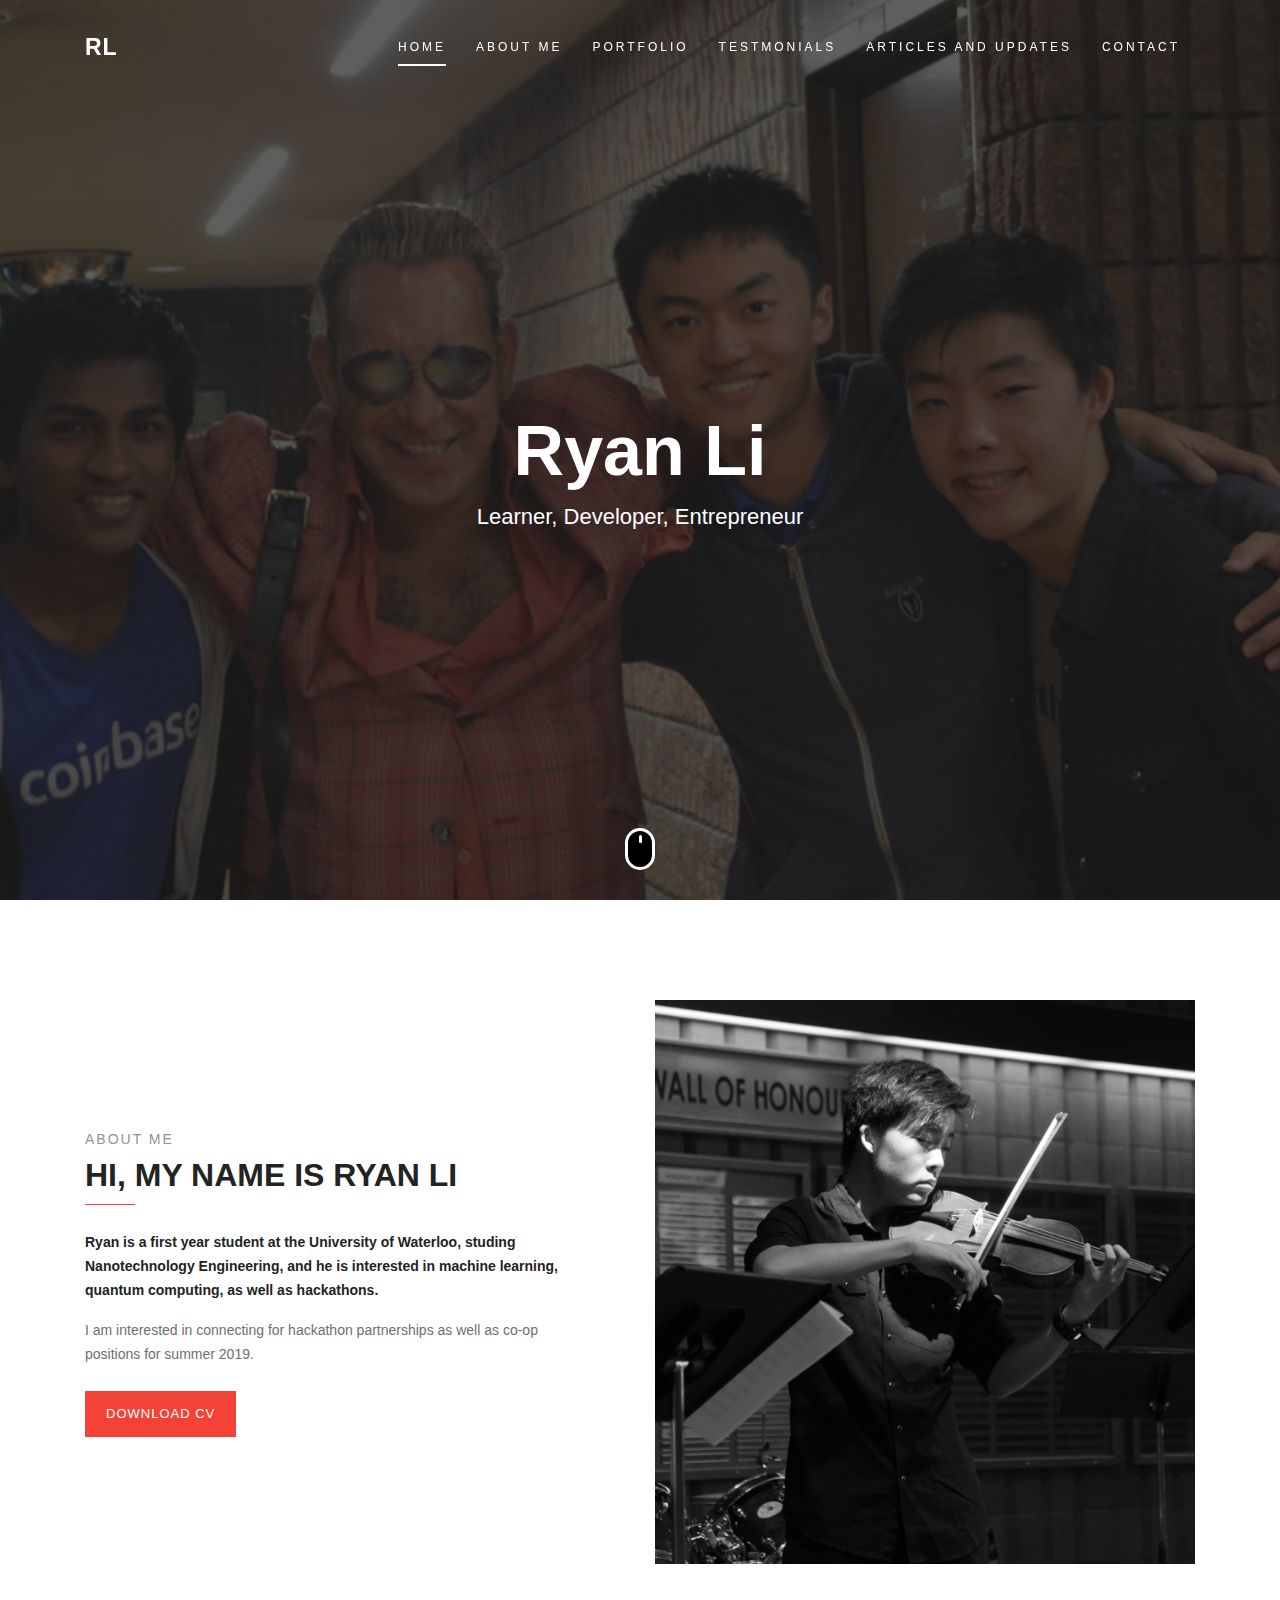
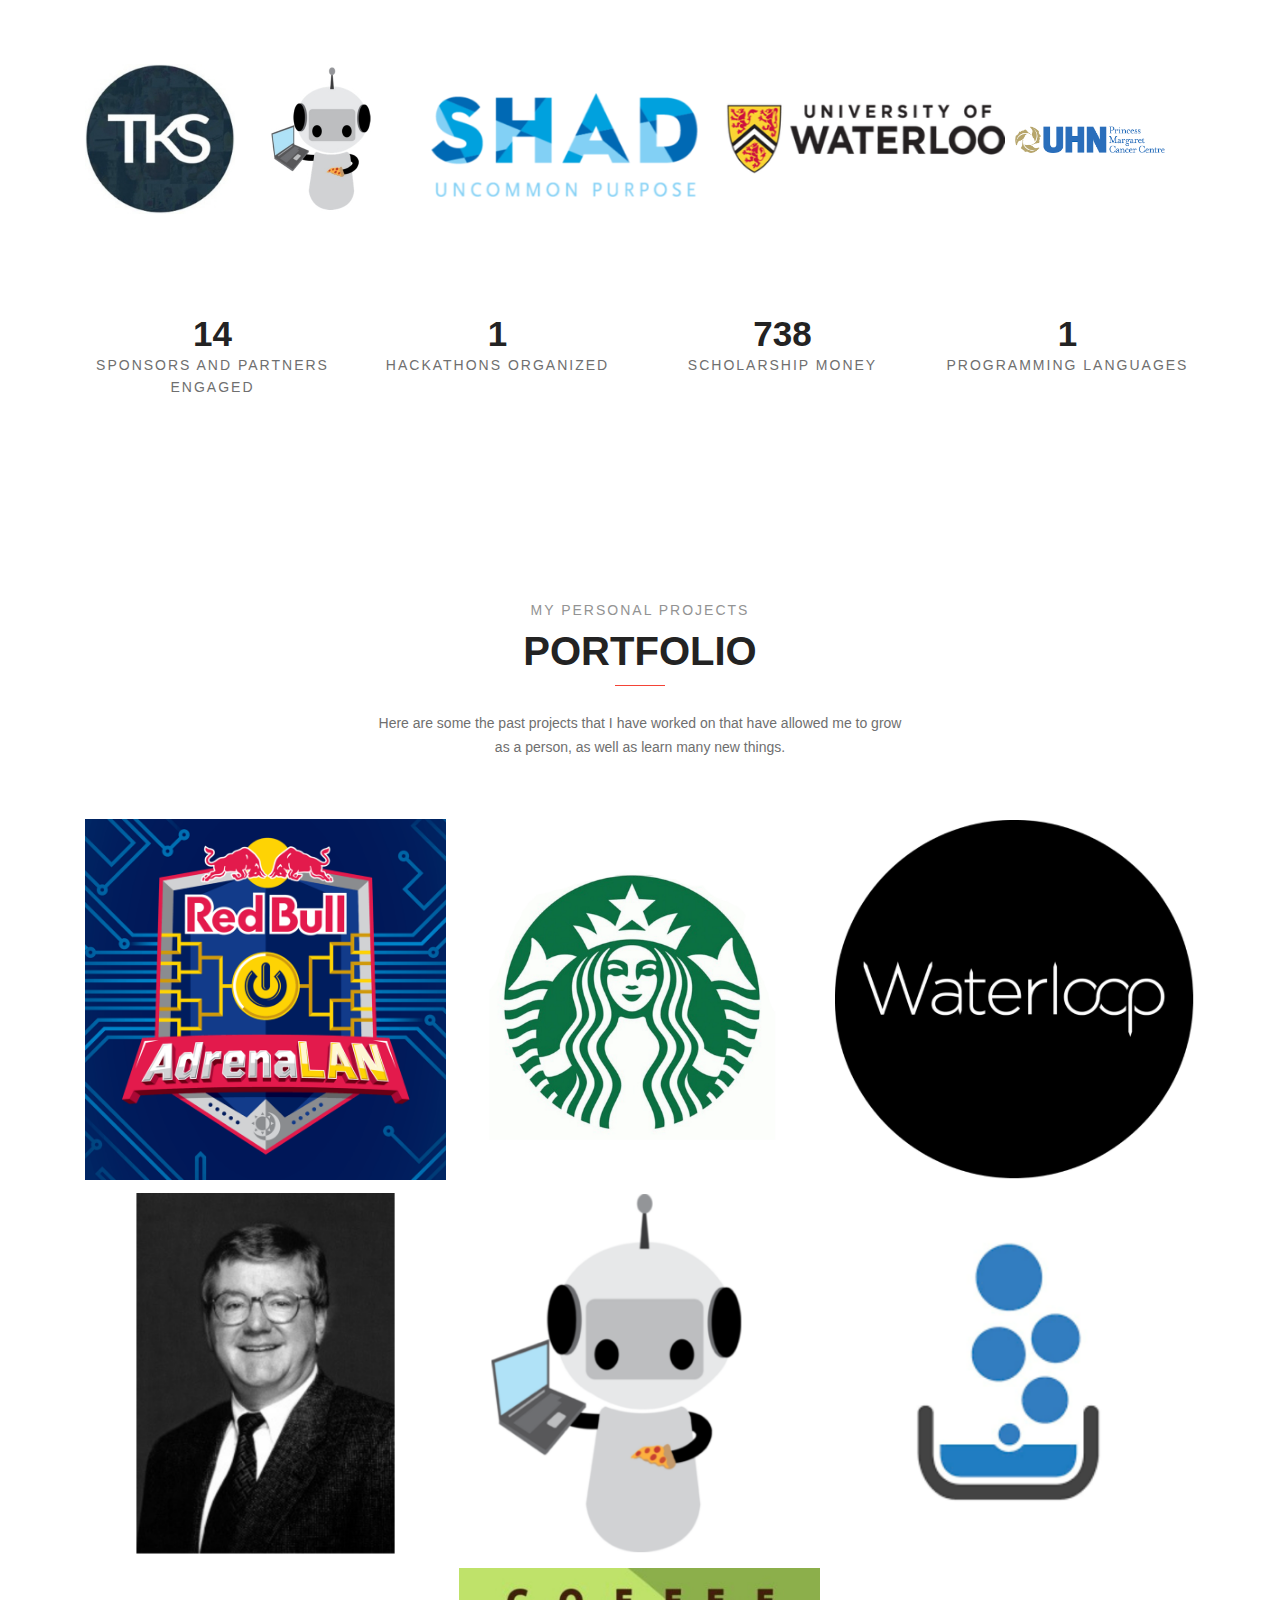
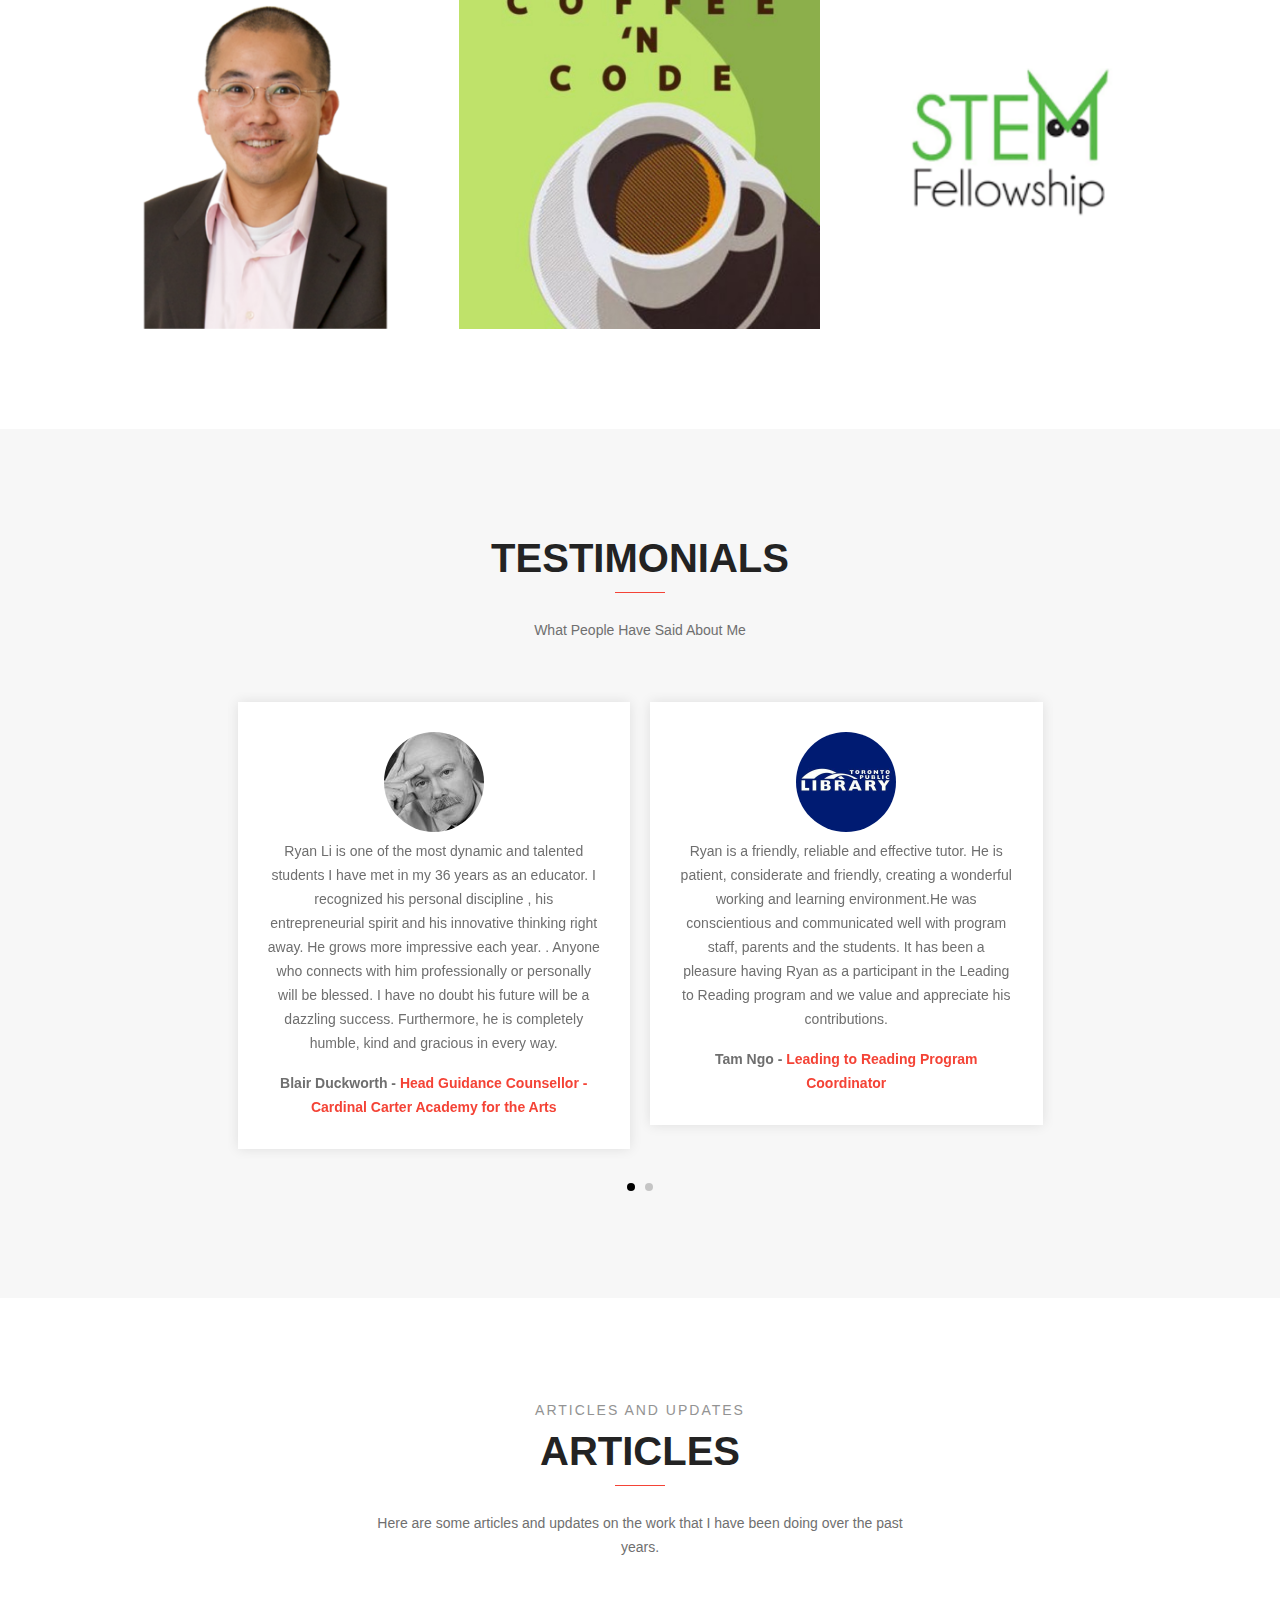
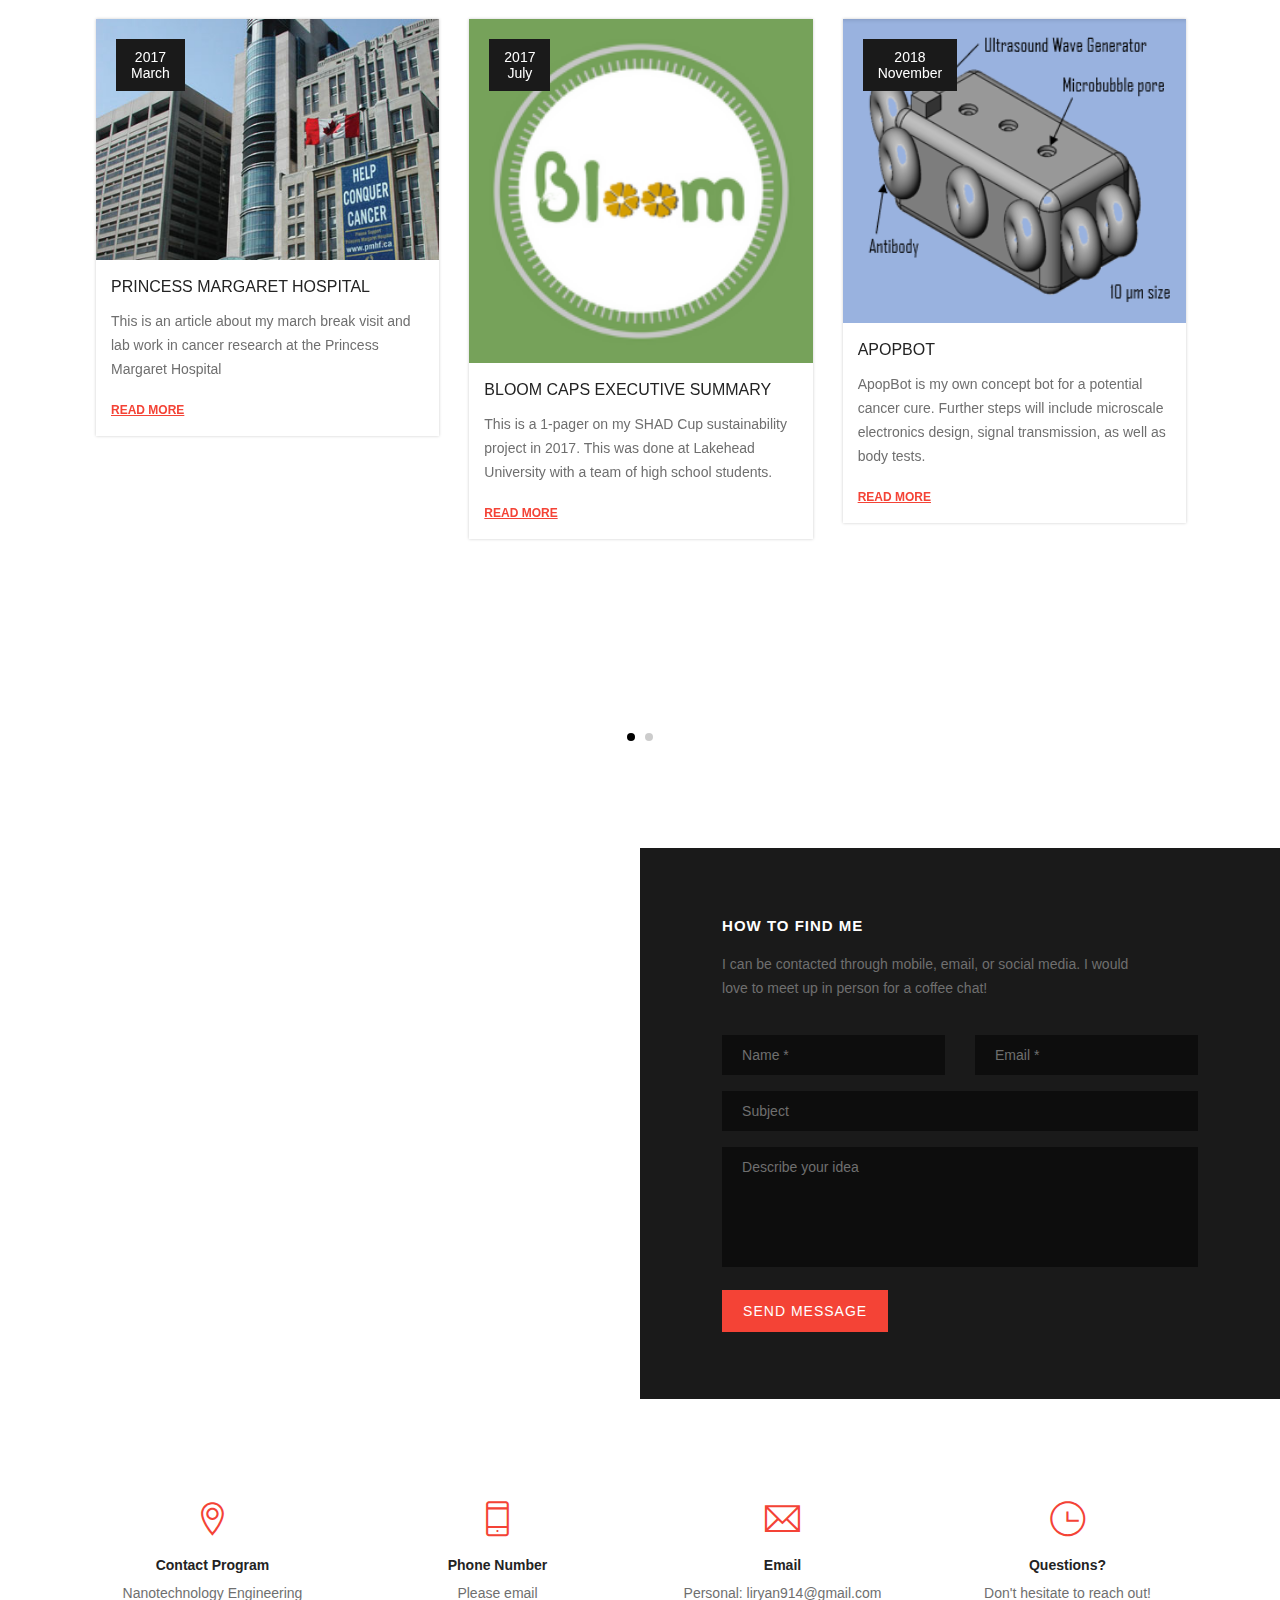
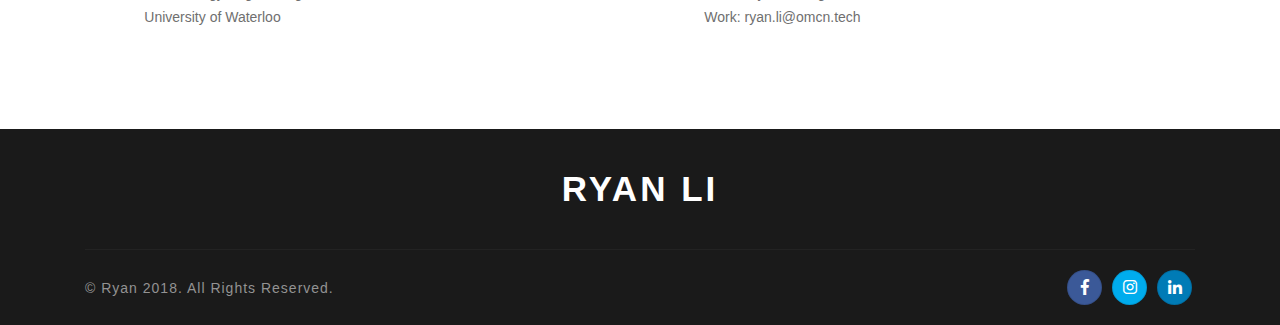
<file: index.html>
<!DOCTYPE html>
<html lang="en">

<head>
  <meta charset="utf-8">
  <meta http-equiv="X-UA-Compatible" content="IE=edge">
  <meta name="viewport" content="width=device-width, initial-scale=1, shrink-to-fit=no">

  <!-- Page Title -->
  <title>Ryan Li: Student, Entrepreneur, Hacker</title>
  <!-- / -->

  <!---Font Icon-->
  <link href="static/plugin/font-awesome/css/fontawesome-all.min.css" rel="stylesheet">
  <link href="static/plugin/themify-icons/themify-icons.css" rel="stylesheet">
  <link href="static/plugin/et-line/style.css" rel="stylesheet">
  <!-- / -->

  <!-- Plugin CSS -->
  <link href="static/plugin/bootstrap/css/bootstrap.min.css" rel="stylesheet">
  <link href="static/plugin/owl-carousel/css/owl.carousel.min.css" rel="stylesheet">
  <link href="static/plugin/magnific/magnific-popup.css" rel="stylesheet">
  <!-- / -->

  <!-- Theme Style -->
  <link href="static/css/styles.css" rel="stylesheet">
  <link href="static/css/header.css" rel="stylesheet">
  <link href="static/css/color/default.css" rel="stylesheet" id="color_theme">
  <!-- / -->

  <!-- Favicon -->
  <link rel="Ryan" href="img/favicon.ico" />
  <!-- / -->
</head>

<!-- Body Start -->
<body data-spy="scroll" data-target="#navbarguppy" data-offset="100">

  <!-- Loading -->
  <div id="loading">
    <div class="load-circle"><span class="one"></span></div>
  </div>
  <!-- / -->

  <!-- Header -->
  <header class="header header-transparent-01">

    <!-- Container Start -->
    <div class="container">
      <nav class="navbar navbar-expand-lg menu-hover-text">
        <!-- navbar-brand -->
        <a class="navbar-brand font-alt" href="Ryan Li.jpg">
          RL
        </a>
        <!-- / -->

        <!-- Mobile Toggle -->
          <button class="navbar-toggler hidden-lg-up" type="button" data-toggle="collapse" data-target="#navbarguppy" aria-controls="navbarguppy" aria-expanded="false" aria-label="Toggle navigation">
            <span></span>
            <span></span>
            <span></span>
          </button>
        <!-- /-->
        <div id="navbarguppy" class="collapse navbar-collapse top-menu">
          <!-- Menu Start -->
          <ul class="navbar-nav ml-auto">
            <li class="nav-item">
              <a class="nav-link" href="#home">Home</a>
            </li>
            <li class="nav-item">
              <a class="nav-link" href="#about">About Me</a>
            </li>
            <li class="nav-item">
              <a class="nav-link" href="#portfolio">Portfolio</a>
            </li>
            <li class="nav-item">
                <a class="nav-link" href="#service">Testmonials</a>
              </li>
            <li class="nav-item">
              <a class="nav-link" href="#blog">Articles and Updates</a>
            </li>
            <li class="nav-item">
              <a class="nav-link" href="#contact">Contact</a>
            </li>
          </ul>
          <!-- / -->
        </div>
      </nav><!-- / -->
    </div>
    <!-- / -->
  </header>
  <!-- Header End -->
  
  <!-- Main Start -->
  <main>

    <!-- Home Banner Start -->
    <section id="home" class="section-overlay bg-no-repeat bg-cover bg-fixed bg-center-center" style="background-image: url(img/Michael.jpg);">
      <div class="section-overlay-in opacity7 dark-bg" >
      </div>
      <div class="container z-index1 position-relative-m">
        <div class="row no-gutters justify-content-center align-items-center full-screen p-100px-tb sm-p-80px-t sm-p-0px-b">
          <div class="col-md-12 m-50px-t sm-m-30px-t sm-m-60px-b text-center">
              <h1 class="font-alt color-white font-w-700 m-0px">Ryan Li </h1>
              <p class="color-white font-22 md-font-16 sm-font-12 p-10px-tb m-0px">Learner, Developer, Entrepreneur</p>
          </div>
        </div> <!-- row -->
      </div><!-- container -->
      <a href="#about" data-scroll="smooth" class="mouse-icon hidden-sm"><span class="wheel"></span></a>
    </section>
    <!-- Home Banner End -->

    <!-- About -->
    <section id="about" class="section">
      <div class="container">
        <div class="row align-items-center">
          <div class="col-12 col-md-6">
            <p class="color-medium-gray text-uppercase letter-spacing-2 font-w-400 m-0px m-5px-b">About me</p>
            <h5 class="color-extra-dark-gray font-w-700 font-alt text-uppercase font-alt m-0px m-10px-b">Hi, My name is Ryan Li</h5>
            <span class="w-50px h-1px theme-bg display-table"></span>
            <p class="w-90 sm-w-100 font-alt font-w-600 color-extra-dark-gray m-25px-t">Ryan is a first year student at the University of Waterloo, studing Nanotechnology Engineering, and he is interested in machine learning, quantum computing, as well as hackathons.</p>
            <p class="w-90 sm-w-100 m-25px-b"> I am interested in connecting for hackathon partnerships as well as co-op positions for summer 2019.</p>
            <a href="Ryan Y H Li Resume.pdf" class="m-btn">Download CV</a>
          </div>
          <div class="col-12 col-md-6 sm-m-30px-t">
            <img src="img/ryan1.jpg" title="Ryan Li" alt="Ryan Li" />
          </div>
        </div>
        <!--companies that I have worked with and on-->
      </div> <!-- container -->
    </section>
    <!-- / -->

    <div class="row align-items-center">
      <img src = "img/tks.jpg" alt = "TKS" style = "padding-left: 100px; height: 150px;">
      <img src = "img/omicron.jpg" alt = "Omicron" style = "width: 150px; margin-left: 20px; height: 150px;">
      <img src = "img/shad.png" alt = "SHAD" style = "width: 280px; margin-left: 20px; height: 150px;">
      <img src = "img/Waterloo.png" alt = "University of Waterloo" style = "margin-left: 20px; width: 280px; height: 150px;">
      <img src = "img/PMC.png" alt = "Princess Margaret Hospital" style = "margin-left: 10px; width: 150px;">
    </div>

    <!-- Counter Start -->
    <section class="section">
        <div class="container text-center">
            <div class="row">
                <div class="col-6 col-md-3 col-sm-6 wow fadeInLeft">
                    <div class="counter-col sm-m-15px-tb">
                        <div class="counter-data" data-count="126">
                            <div class="count font-alt font-w-700 font-35 md-font-25 color-extra-dark-gray">126</div>
                            <h6 class="font-14 text-uppercase letter-spacing-2 m-0px md-font-11">Sponsors and Partners Engaged</h6>
                        </div>
                    </div>
                </div>
                <!-- col -->

                <div class="col-6 col-md-3 col-sm-6 wow fadeInLeft">
                    <div class="counter-col sm-m-15px-tb">
                        <div class="counter-data" data-count="5">
                            <div class="count font-alt font-w-700 font-35 md-font-25 color-extra-dark-gray">6</div>
                            <h6 class="font-14 text-uppercase letter-spacing-2 m-0px md-font-11">Hackathons Organized</h6>
                        </div>
                    </div>
                </div>
                <!-- col -->

                <div class="col-6 col-md-3 col-sm-6 wow fadeInLeft">
                    <div class="counter-col sm-m-15px-tb">
                        <div class="counter-data" data-count="7000">
                            <div class="count font-alt font-w-700 font-35 md-font-25 color-extra-dark-gray">7000</div>
                            <h6 class="font-14 text-uppercase letter-spacing-2 m-0px md-font-11">Scholarship Money</h6>
                        </div>
                    </div>
                </div>
                <!-- col -->

                <div class="col-6 col-md-3 col-sm-6 wow fadeInLeft">
                    <div class="counter-col sm-m-15px-tb">
                        <div class="counter-data" data-count="6">
                            <div class="count font-alt font-w-700 font-35 md-font-25 color-extra-dark-gray">5</div>
                            <h6 class="font-14 text-uppercase letter-spacing-2 m-0px md-font-11">Programming Languages</h6>
                        </div>
                    </div>
                </div>
                <!-- col -->
            </div>
            <!-- row -->
        </div>
        <!-- container -->
    </section>
    <!-- Counter End -->

    <!-- Portfolio Start -->
    <section id="portfolio" class="section">
      <div class="container">
        <div class="row justify-content-center m-60px-b md-m-50px-b sm-m-30px-b">
          <div class="col-12 col-md-8 col-lg-6 text-center">
            <p class="color-medium-gray text-uppercase letter-spacing-2 font-w-400 m-0px m-5px-b">My Personal Projects</p>
            <h4 class="color-extra-dark-gray font-w-700 font-alt text-uppercase font-alt m-0px m-10px-b">PortFolio</h4>
            <span class="w-50px h-1px theme-bg display-table m-auto"></span>
            <p class="font-altm m-0px m-25px-t">Here are some the past projects that I have worked on that have allowed me to grow as a person, as well as learn many new things. </p>
          </div>
        </div> <!-- row -->

       <div class="portfolio-content">
          <ul class="portfolio-cols portfolio-cols-3">
            <li class="portfolio-item illustration">
              <div class="portfolio-col portfolio-hover-02">
                <a href="https://www.redbull.com/ca-en/events/AdrenaLAN-Toronto-2018">
                  <img src="img/adrenalan.png" title="Red Bull AdrenaLAN" alt="Red Bull AdrenaLAN">
                </a>
                <div class="overlay dark-bg border-all border-w-10 border-double border-white"></div>
                <div class="hover text-center p-10px">
                  <div class="hover-middle">
                    <p class="font-w-600 text-uppercase font-15 color-white font-alt m-0px letter-spacing-2">Red Bull AdrenaLAN</p>
                    <label class="color-white">Hackathons</label>
                    <div class="btn-bar">
                      <a href="videos/AdrenaLAN.mp4" class="popup-video theme-color"><i class="fa fa-play"></i></a>
                      </a>
                      <a href="https://www.redbull.com/ca-en/events/AdrenaLAN-Toronto-2018" class="theme-color">
                        <i class="fa fa-link"></i>
                      </a>
                    </div> <!-- Video Btn -->
                  </div> <!-- .hover-middle -->
                </div> <!-- Hover -->
              </div> <!-- Portfolio -->
            </li> <!-- col -->

            <li class="portfolio-item photoshop">
              <div class="portfolio-col portfolio-hover-02">
                <a href="#">
                  <img src="img/starbucks.jpg" title="" alt="">
                </a>
                <div class="overlay dark-bg border-all border-w-10 border-double border-white"></div>
                <div class="hover text-center p-10px">
                  <div class="hover-middle">
                    <p class="font-w-600 text-uppercase font-15 color-white font-alt m-0px letter-spacing-2">Starbucks - Barista</p>
                    <label class="color-white">Customer Service</label>
                    <div class="btn-bar">
                    </div> <!-- Video Btn -->
                  </div> <!-- .hover-middle -->
                </div> <!-- Hover -->
              </div> <!-- Portfolio -->
            </li> <!-- col -->
            <li class="portfolio-item website">
              <div class="portfolio-col portfolio-hover-02">
                <a href="#">
                  <img src="img/waterloop.png" title="" alt="">
                </a>
                <div class="overlay dark-bg border-all border-w-10 border-double border-white"></div>
                <div class="hover text-center p-10px">
                  <div class="hover-middle">
                    <p class="font-w-600 text-uppercase font-15 color-white font-alt m-0px letter-spacing-2">Waterloop Sponsorship Lead</p>
                    <label class="color-white">Student Teams</label>
                    <div class="btn-bar">
                      <a href="videos/Waterloop.mp4" class="popup-video theme-color"><i class="fa fa-play"></i></a>
                      </a>
                      <a href="https://teamwaterloop.ca/" class="theme-color">
                        <i class="fa fa-link"></i>
                      </a>
                    </div> <!-- Video Btn -->
                  </div> <!-- .hover-middle -->
                </div> <!-- Hover -->
              </div> <!-- Portfolio -->
            </li> <!-- col -->
            <li class="portfolio-item photoshop">
              <div class="portfolio-col portfolio-hover-02">
                <a href="#">
                  <img src="img/pbs.png" title="" alt="">
                </a>
                <div class="overlay dark-bg border-all border-w-10 border-double border-white"></div>
                <div class="hover text-center p-10px">
                  <div class="hover-middle">
                    <p class="font-w-600 text-uppercase font-15 color-white font-alt m-0px letter-spacing-2">Paul B. Safford Scholarship</p>
                    <label class="color-white">Scholarships</label>
                    <div class="btn-bar">
                      <a href="https://uwaterloo.ca/undergraduate-entrance-awards/awards/paul-b-spafford-entrance-scholarships" class="theme-color">
                        <i class="fa fa-link"></i>
                      </a>
                    </div> <!-- Video Btn -->
                  </div> <!-- .hover-middle -->
                </div> <!-- Hover -->
              </div> <!-- Portfolio -->
            </li> <!-- col -->
            <li class="portfolio-item illustration">
              <div class="portfolio-col portfolio-hover-02">
                <a href="http://omcn.tech/">
                  <img src="img/omicron.png" title="" alt="">
                </a>
                <div class="overlay dark-bg border-all border-w-10 border-double border-white"></div>
                <div class="hover text-center p-10px">
                  <div class="hover-middle">
                    <p class="font-w-600 text-uppercase font-15 color-white font-alt m-0px letter-spacing-2">Omicron</p>
                    <label class="color-white">Personal Startup</label>
                    <div class="btn-bar">
                      <a href="videos/Omicron Demo.mp4" class="popup-video theme-color"><i class="fa fa-play"></i></a>
                      </a>
                      <a href="http://omcn.tech/" class="theme-color">
                        <i class="fa fa-link"></i>
                      </a>
                    </div> <!-- Video Btn -->
                  </div> <!-- .hover-middle -->
                </div> <!-- Hover -->
              </div> <!-- Portfolio -->
            </li> <!-- col -->
            <li class="portfolio-item photoshop">
              <div class="portfolio-col portfolio-hover-02">
                <a href="#">
                  <img src="img/uwnrg.png" title="" alt="">
                </a>
                <div class="overlay dark-bg border-all border-w-10 border-double border-white"></div>
                <div class="hover text-center p-10px">
                  <div class="hover-middle">
                    <p class="font-w-600 text-uppercase font-15 color-white font-alt m-0px letter-spacing-2">UWNRG Technical Team Member</p>
                    <label class="color-white">Student Teams</label>
                    <div class="btn-bar">
                      <a href="https://www.youtube.com/watch?v=93cH4wOQaMI" class="popup-video theme-color"><i class="fa fa-play"></i></a>
                      <a class="lightbox-gallery theme-color" href="img./uwnrgtext.png" title="Lightbox gallery image title...">
                        <i class="fas fa-expand"></i>
                      </a>
                      <a href="http://uwnrg.org/" class="theme-color">
                        <i class="fa fa-link"></i>
                      </a>
                    </div> <!-- Video Btn -->
                  </div> <!-- .hover-middle -->
                </div> <!-- Hover -->
              </div> <!-- Portfolio -->
            </li> <!-- col -->
            <li class="portfolio-item photoshop">
              <div class="portfolio-col portfolio-hover-02">
                <a href="#">
                  <img src="img/Ting Tsui.png" title="" alt="">
                </a>
                <div class="overlay dark-bg border-all border-w-10 border-double border-white"></div>
                <div class="hover text-center p-10px">
                  <div class="hover-middle">
                    <p class="font-w-600 text-uppercase font-15 color-white font-alt m-0px letter-spacing-2">Volunteer Research Assistant</p>
                    <label class="color-white">Resarch</label>
                    <div class="btn-bar">
                      <a href="https://www.youtube.com/watch?v=GY9lfO-tVfE" class="popup-video theme-color"><i class="fa fa-play"></i></a>
                      <a class="lightbox-gallery theme-color" href="img./Ting Tsui text.png" title="Lightbox gallery image title...">
                        <i class="fas fa-expand"></i>
                      </a>
                      <a href="https://uwaterloo.ca/institute-nanotechnology/people-profiles/ting-tsui" class="theme-color">
                        <i class="fa fa-link"></i>
                      </a>
                    </div> <!-- Video Btn -->
                  </div> <!-- .hover-middle -->
                </div> <!-- Hover -->
              </div> <!-- Portfolio -->
            </li> <!-- col -->
            <li class="portfolio-item photoshop">
              <div class="portfolio-col portfolio-hover-02">
                <a href="#">
                  <img src="img/UWCNC-2.jpg" title="" alt="">
                </a>
                <div class="overlay dark-bg border-all border-w-10 border-double border-white"></div>
                <div class="hover text-center p-10px">
                  <div class="hover-middle">
                    <p class="font-w-600 text-uppercase font-15 color-white font-alt m-0px letter-spacing-2">University of Waterloo Coffee 'N Code</p>
                    <label class="color-white">Student Teams</label>
                    <div class="btn-bar">
                      <a class="lightbox-gallery theme-color" href="img./CNC text.png" title="Lightbox gallery image title...">
                        <i class="fas fa-expand"></i>
                      </a>
                      <a href="http://uwcoffeencode.com/" class="theme-color">
                        <i class="fa fa-link"></i>
                      </a>
                    </div> <!-- Video Btn -->
                  </div> <!-- .hover-middle -->
                </div> <!-- Hover -->
              </div> <!-- Portfolio -->
            </li> <!-- col -->
            <li class="portfolio-item photoshop">
              <div class="portfolio-col portfolio-hover-02">
                <a href="#">
                  <img src="img/sf.png" title="" alt="">
                </a>
                <div class="overlay dark-bg border-all border-w-10 border-double border-white"></div>
                <div class="hover text-center p-10px">
                  <div class="hover-middle">
                    <p class="font-w-600 text-uppercase font-15 color-white font-alt m-0px letter-spacing-2">STEM Fellowship</p>
                    <label class="color-white">National Outreach Director</label>
                    <div class="btn-bar">
                      <a class="lightbox-gallery theme-color" href="img./sf text.png" title="Lightbox gallery image title...">
                        <i class="fas fa-expand"></i>
                      </a>
                      <a href="http://stemfellowship.org/" class="theme-color">
                        <i class="fa fa-link"></i>
                      </a>
                    </div> <!-- Video Btn -->
                  </div> <!-- .hover-middle -->
                </div> <!-- Hover -->
              </div> <!-- Portfolio -->
            </li> <!-- col -->
          </ul> <!-- row -->
        </div> <!-- portfolio content -->
      </div> <!-- Container -->
    </section>
    <!--  Portfolio End  -->

    <!-- Testimonial -->
    <section class="section light-gray-bg" id="service" class="section">
      <div class="container">
        <div class="row justify-content-center m-50px-b md-m-40px-b sm-m-30px-b">
          <div class="col-12 col-md-8 col-lg-6 text-center">
            <p class="color-medium-gray text-uppercase letter-spacing-2 font-w-400 m-0px m-5px-b"></p>
            <h4 class="color-extra-dark-gray font-w-700 font-alt text-uppercase font-alt m-0px m-10px-b">Testimonials</h4>
            <span class="w-50px h-1px theme-bg display-table m-auto"></span>
            <p class="font-altm m-0px m-25px-t">What People Have Said About Me</p>
          </div>
        </div> <!-- row -->


        <div class="row justify-content-center">
          <div class="col-md-9">
              <div id="client-slider-single" class="owl-carousel">
                <div class="white-bg p-30px sm-p-20px box-shadow-large m-10px text-center">
                    <div class="img w-100px h-100px overflow-hidden display-inline-block border-radius-50">
                      <img src="img/duckworth.jpg" alt="Blair Duckworth" title="Mr. Duckworth" />
                    </div>
                    <p>Ryan Li is one of the most dynamic and talented students I have met in my 36 years as an educator. I recognized his personal discipline , his entrepreneurial spirit and his innovative thinking right away. He grows more impressive each year. . Anyone who connects with him professionally or personally will be blessed. I have no doubt his future will be a dazzling success. Furthermore, he is completely humble, kind and gracious in every way.
                    </p>
                    <p class="font-alt m-0px"><strong>Blair Duckworth - <span class="color-theme">Head Guidance Counsellor - Cardinal Carter Academy for the Arts</span></strong></p>
                  </div> <!-- col -->
                  <div class="white-bg p-30px sm-p-20px box-shadow-large m-10px text-center">
                      <div class="img w-100px h-100px overflow-hidden display-inline-block border-radius-50">
                        <img src="img/tpl.jpg" alt="Toronto Public Library" title="Toronto Public Library - Leading to Reading" />
                      </div>
                      <p>Ryan is a friendly, reliable and effective tutor. He is patient, considerate and friendly, creating a
                          wonderful working and learning environment.He was conscientious and communicated well with program staff, parents and the
                          students. It has been a pleasure having Ryan as a participant in the Leading to Reading program and we value
                          and appreciate his contributions.</p>
                      <p class="font-alt m-0px"><strong>Tam Ngo - <span class="color-theme">Leading to Reading Program Coordinator</span></strong></p>
                  </div> <!-- col -->


                  <div class="white-bg p-30px sm-p-20px box-shadow-large m-10px text-center">
                      <div class="img w-100px h-100px overflow-hidden display-inline-block border-radius-50">
                        <img src="img/starbucks1.png" alt="Leslie and Sheppard Starbucks" title="Leslie and Sheppard Starbucks" />
                      </div>
                      <p>Ryan is an exceptionally hard worker, and he has contributed so much to our store over this past year. I would defintely hire him again.</p>
                      <p class="font-alt m-0px"><strong>Carlos Basa - <span class="color-theme">Starbucks Leslie and Sheppard Store Manager</span></strong></p>
                  </div> <!-- col -->
              </div> <!-- owl -->
          </div> <!-- col -->
        </div> <!-- row -->
      </div> <!-- container -->
    </section>
    <!--  Testimonial End  -->

    <!-- Articles and Updates Start -->
    <section id="blog" class="section blog-section">
      <div class="container">

        <div class="row justify-content-center m-45px-b md-m-35px-b sm-m-25px-b">
          <div class="col-12 col-md-8 col-lg-6 text-center">
            <p class="color-medium-gray text-uppercase letter-spacing-2 font-w-400 m-0px m-5px-b">Articles and Updates</p>
            <h4 class="color-extra-dark-gray font-w-700 font-alt text-uppercase font-alt m-0px m-10px-b">Articles</h4>
            <span class="w-50px h-1px theme-bg display-table m-auto"></span>
            <p class="font-altm m-0px m-25px-t">Here are some articles and updates on the work that I have been doing over the past years. </p>
          </div>
        </div> <!-- row -->

        <div id="blog-slider-single" class="owl-carousel">
          <div class="blog-item-01 m-10px m-15px-tb box-shadow hover-shadow">
            <div class="blog-img">
              <a href="#">
                <img src="img/PMH.jpg" title="Princess Margaret Hospital" alt="Princess Margaret Hospital">
              </a>
              <div class="entry-date dark-bg color-white text-center">2017<br> March</div>
            </div>
            <div class="blog-detail white-bg">
              <a class="color-extra-dark-gray font-w-500 font-16 text-uppercase font-alt" href="https://preview.mailerlite.com/f5n2o6">Princess Margaret Hospital</a>
              <div class="entry-content">
                <p>This is an article about my march break visit and lab work in cancer research at the Princess Margaret Hospital</p>
                <a class="color-theme text-underline text-uppercase font-12 font-w-700" href="https://preview.mailerlite.com/f5n2o6">Read More</a>
              </div>
            </div>
          </div>

          <div class="blog-item-01 m-10px m-15px-tb box-shadow hover-shadow">
              <div class="blog-img">
                <a href="#">
                  <img src="img/Bloom.png" title="SHAD Cup Executive Summary" alt="Bloom Caps Executive Summary">
                </a>
                <div class="entry-date dark-bg color-white text-center">2017<br> July</div>
              </div>
              <div class="blog-detail white-bg">
                <a class="color-extra-dark-gray font-w-500 font-16 text-uppercase font-alt" href="https://drive.google.com/file/d/1LAPTjOwxzndQAP7o8mSGEjoYm_IzHlBb/view?usp=sharing">Bloom Caps Executive Summary</a>
                <div class="entry-content">
                  <p>This is a 1-pager on my SHAD Cup sustainability project in 2017. This was done at Lakehead University with a team of high school students.</p>
                  <a class="color-theme text-underline text-uppercase font-12 font-w-700" href="https://drive.google.com/file/d/1LAPTjOwxzndQAP7o8mSGEjoYm_IzHlBb/view?usp=sharing">Read More</a>
                </div>
              </div>
            </div>

          <div class="blog-item-01 m-10px m-15px-tb box-shadow hover-shadow">
            <div class="blog-img">
              <a href="#">
                <img src="img/ApopBot.png" title="ApopBot" alt="ApopBot">
              </a>
              <div class="entry-date dark-bg color-white text-center">2018<br>November</div>
            </div>
            <div class="blog-detail white-bg">
              <a class="color-extra-dark-gray font-w-500 font-16 text-uppercase font-alt" href="https://drive.google.com/file/d/1-I9rXC-vfsRakZbOk2U_lL5BnS9OytG5/view?usp=sharing">ApopBot</a>
              <div class="entry-content">
                <p>ApopBot is my own concept bot for a potential cancer cure. Further steps will include microscale electronics design, signal transmission, as well as body tests.</p>
                <a class="color-theme text-underline text-uppercase font-12 font-w-700" href="https://drive.google.com/file/d/1-I9rXC-vfsRakZbOk2U_lL5BnS9OytG5/view?usp=sharing">Read More</a>
              </div>
            </div>
          </div>

          <div class="blog-item-01 m-10px m-15px-tb box-shadow hover-shadow">
            <div class="blog-img">
              <a href="#">
                <img src="img/MINE.jpg" title="ApopBot" alt="ApopBot">
              </a>
              <div class="entry-date dark-bg color-white text-center">2019<br>July</div>
            </div>
            <div class="blog-detail white-bg">
              <a class="color-extra-dark-gray font-w-500 font-16 text-uppercase font-alt" href="https://medium.com/@liryan914/microsystems-and-nanoengineering-summit-2019-shanghai-china-part-1-95b7b0f84672">Article 1, 2, 3</a>
              <div class="entry-content">
                <p>I published a three part article on my experience at the Microsystems and Nanoengineering Summit 2019 that features the presentations and lectures given by the various professors on M/NEMS, biosensors, and microfluidics devices.</p>
                <a class="color-theme text-underline text-uppercase font-12 font-w-700" href="https://medium.com/@liryan914/microsystems-and-nanoengineering-summit-2019-shanghai-china-part-1-95b7b0f84672">Read More</a>
              </div>
            </div>
          </div>

        </div> <!-- Blog -->
      </div> <!-- container -->
    </section>
    <!-- Blog End -->

    <!-- contact -->
    <section id="contact" class="bg-cover section-overlay bg-fixed bg-no-repeat bg-center-center" style="background-image: url(img/adrenalansolo.jpg);">
      <div class="section-overlay-in section-overlay-r section-overlay-w-50 sm-section-overlay-w-100 dark-bg">
        
      </div>
      <div class="container-fluid">
        <div class="row justify-content-end">
            <div class="col-12 col-md-6">
              <form action="https://formspree.io/liryan914@gmail.com" method="post">
              <div class="p-11 md-p-30px-lr md-p-40px-tb sm-p-15px-lr sm-p-20px-tb">
                <p class="font-15 font-alt font-w-600 color-white letter-spacing-1 m-0px m-15px-b">HOW TO FIND ME</p>
                <p class="m-35px-b w-90 sm-w-100">I can be contacted through mobile, email, or social media. I would love to meet up in person for a coffee chat!</p>
                <div class="row">
                  <div class="col-12 col-md-6">
                    <div class="form-group">
                      <input name="name" placeholder="Name *" class="dark-form input-medium" type="text">
                    </div>
                  </div> <!-- col -->

                  <div class="col-12 col-md-6">
                    <div class="form-group">
                      <input name="email" placeholder="Email *" class="dark-form input-medium" type="text">
                    </div>
                  </div>

                  <div class="col-12">
                    <div class="form-group">
                      <input name="subject" placeholder="Subject" class="dark-form input-medium" type="text">
                    </div>
                  </div>

                  <div class="col-12">
                    <div class="form-group">
                      <textarea name="comment" placeholder="Describe your idea" rows="6" class="dark-form textarea-medium"></textarea>
                    </div>
                  </div>

                  <div class="col-12">
                    <button type="Submit" class="m-btn m-btn-m m-btn-w-hover text-uppercase" target="_blank">send message</button>
                  </div>

                </div> <!-- row -->
              </div>
              </form>
            </div> <!-- col -->
        </div> <!-- row -->
      </div> <!-- Container -->
    </section>
    <!-- / -->

    <!-- Contact info -->
    <section class="section">
      <div class="container">
        <div class="row text-center">
          <div class="col-12 col-sm-6 col-md-6 col-lg-3 md-m-15px-tb">
            <i class="ti-location-pin color-theme font-35 m-15px-b display-inline-block"></i>
            <h6 class="font-14 font-alt font-w-600 color-extra-dark-gray m-0px m-5px-b">Contact Program</h6>
            <p class="m-0px">Nanotechnology Engineering<br/>University of Waterloo</p>
          </div> <!-- col -->

          <div class="col-12 col-sm-6 col-md-6 col-lg-3 md-m-15px-tb">
            <i class="ti-mobile color-theme font-35  m-15px-b display-inline-block"></i>
            <h6 class="font-14 font-alt font-w-600 color-extra-dark-gray m-0px m-5px-b">Phone Number</h6>
            <p class="m-0px">Please email<br/></p>
          </div> <!-- col -->

          <div class="col-12 col-sm-6 col-md-6 col-lg-3 md-m-15px-tb">
            <i class="ti-email color-theme font-35  m-15px-b display-inline-block"></i>
            <h6 class="font-14 font-alt font-w-600 color-extra-dark-gray m-0px m-5px-b">Email</h6>
            <p class="m-0px">Personal: liryan914@gmail.com<br/> Work: ryan.li@omcn.tech</p>
          </div> <!-- col -->

          <div class="col-12 col-sm-6 col-md-6 col-lg-3 md-m-15px-tb">
            <i class="ti-time color-theme font-35  m-15px-b display-inline-block"></i>
            <h6 class="font-14 font-alt font-w-600 color-extra-dark-gray m-0px m-5px-b">Questions?</h6>
            <p class="m-0px">Don't hesitate to reach out!<br/></p>
          </div> <!-- col -->
        </div> <!-- row -->
      </div>
    </section>
    <!--  -->
    
  </main>
  <!-- Main End -->

  <!-- Footer-->
  <footer>
      <div class="dark-bg">
        <div class="container">
          <div class="text-center p-40px-tb border-b border-extra-dark-gray">
            <span class="font-35 font-w-800 font-alt letter-spacing-3 text-italic text-uppercase color-white">Ryan Li</span>
          </div>

          <div class="row p-20px-tb">
            <div class="col-12 col-sm-6 align-self-center text-center text-sm-left sm-m-15px-b">
              <p class="m-0px color-medium-gray font-14 letter-spacing-1">© Ryan 2018. All Rights Reserved.</p>
            </div>
            <div class="col-12 col-sm-6 text-center text-sm-right align-self-center">
              <ul class="social-icons-01 social-icons-small">
                  <li><a class="facebook" href="https://www.facebook.com/bob.larry.7758"><i class="fab fa-facebook-f"></i></a></li>
                  <li><a class="twitter" href="https://www.instagram.com/ryan_liii/?hl=en"><i class="fab fa-instagram"></i></a></li>
                  <li><a class="linkedin" href="https://www.linkedin.com/in/ryanli1/"><i class="fab fa-linkedin-in"></i></a></li>
                </ul>
            </div><!-- col -->
          </div> <!-- row -->

        </div> <!-- container -->
      </div>
  </footer>

          <!-- jQuery -->
  <script src="static/js/jquery-3.2.1.min.js"></script>
  <script src="static/js/jquery-migrate-3.0.0.min.js"></script>

  <!-- Plugins -->
  <script src="static/plugin/bootstrap/js/popper.min.js"></script>
  <script src="static/plugin/bootstrap/js/bootstrap.min.js"></script>
  <script src="static/plugin/typeit-master/typeit.min.js"></script>
  <script src="static/plugin/owl-carousel/js/owl.carousel.min.js"></script>
  <script src="static/plugin/magnific/jquery.magnific-popup.min.js"></script>
  <script src="static/plugin/isotope/isotope.pkgd.min.js"></script>

  <!-- custom -->
  <script src="static/js/custom.js"></script>

</body>
<!-- Body End -->

</html>
</file>
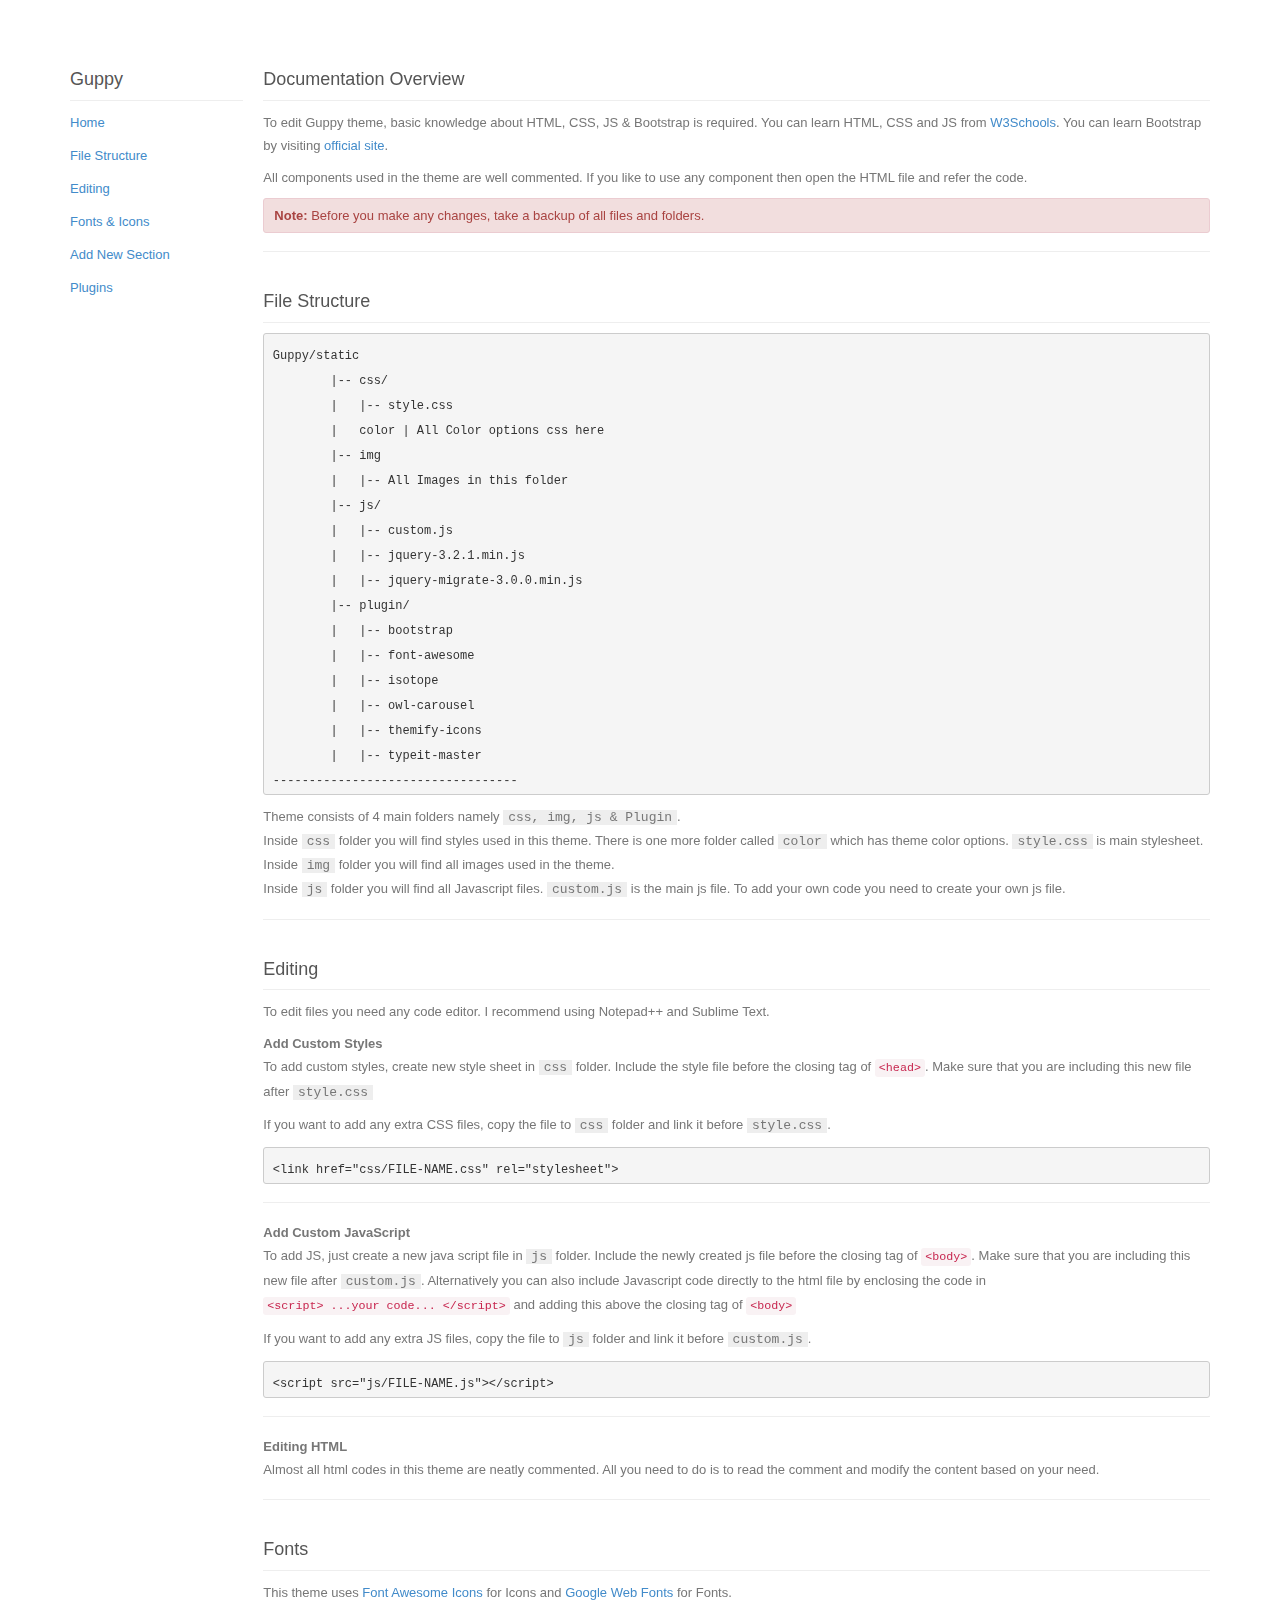
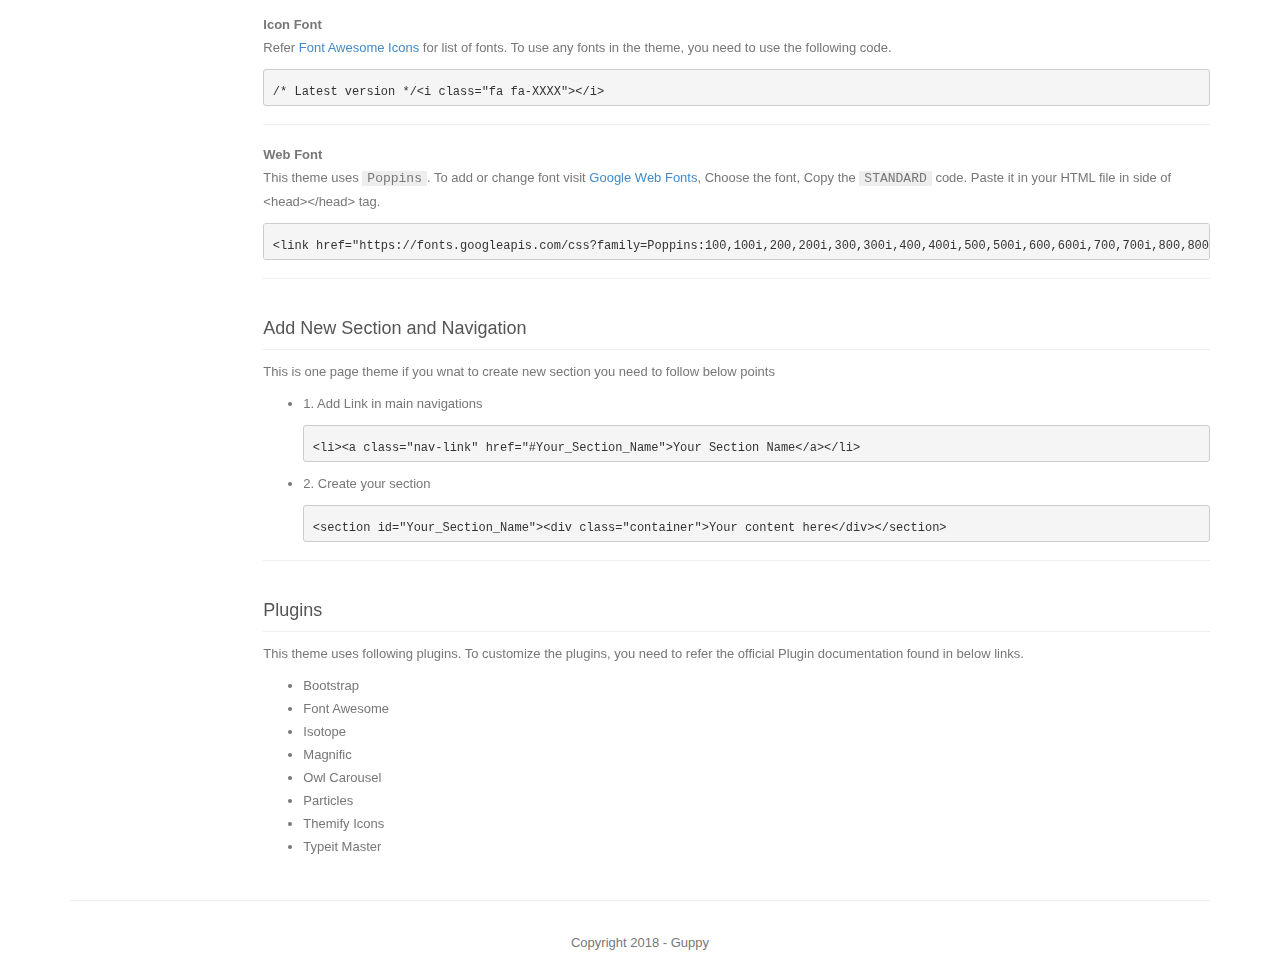
<file: Source Code/Docs/index.html>
<!DOCTYPE html>
<html>
	<head>
		<!-- Title here -->
		<title>Guppy Theme Documentation</title>
		<!-- Description, Keywords and Author -->
		<meta name="description" content="Your description">
		<meta name="keywords" content="Your,Keywords">
		<meta name="author" content="ResponsiveWebInc">
		
		<meta name="viewport" content="width=device-width, initial-scale=1.0">
		
		<!-- Styles -->
		<!-- Bootstrap CSS -->
		<link href="css/bootstrap.min.css" rel="stylesheet">
		<!-- Custom CSS -->
		<link href="css/style.css" rel="stylesheet">
		
		<!-- Favicon -->
		<link rel="shortcut icon" href="#">
	</head>
	
	<body>

		
		<div class="container">
			<div class="main">
				<div class="row">
					<div class="col-md-2">
					
						<div class="sidebar">
							<!-- Project name -->
							<h3>Guppy</h3>
							<ul>
								<li><a href="#home">Home</a></li>
								<li><a href="#files">File Structure</a></li>
								<li><a href="#editing">Editing</a></li>
								<li><a href="#fonts">Fonts & Icons</a></li>
								<li><a href="#add-page">Add New Section</a></li>
								<li><a href="#plugins">Plugins</a></li>
							</ul>
						</div>
						
					</div>
					<div class="col-md-10">
						<div class="mainbar">
							<!-- Home -->
							<h3 id="home">Documentation Overview</h3>
							<p>To edit Guppy theme, basic knowledge about HTML, CSS, JS & Bootstrap is required. You can learn HTML, CSS and JS from <a href="http://www.w3schools.com/">W3Schools</a>. You can learn Bootstrap by visiting <a href="http://getbootstrap.com/">official site</a>.</p>
							<p>All components used in the theme are well commented. If you like to use any component then open the HTML file and refer the code.</p>
							<div class="alert alert-danger"><strong>Note:</strong> Before you make any changes, take a backup of all files and folders.</div>
							<hr />
							<h3 id="files">File Structure</h3>
							<figure class="highlight">
								<pre>
<code class="language-bash" data-lang="bash">Guppy/static
	|-- css/
	|   |-- style.css
	|   color | All Color options css here
	|-- img
	|   |-- All Images in this folder
	|-- js/
	|   |-- custom.js
	|   |-- jquery-3.2.1.min.js
	|   |-- jquery-migrate-3.0.0.min.js
	|-- plugin/
	|   |-- bootstrap
	|   |-- font-awesome
	|   |-- isotope
	|   |-- owl-carousel
	|   |-- themify-icons
	|   |-- typeit-master
----------------------------------</code></pre>
							</figure>
							<p>Theme consists of 4 main folders namely <em>css, img, js & Plugin</em>. <br />
								Inside <em>css</em> folder you will find styles used in this theme. There is one more folder called <em>color</em> which has theme color options. <em>style.css</em> is main stylesheet. <br />
								Inside <em>img</em> folder you will find all images used in the theme.<br />
								Inside <em>js</em> folder you will find all Javascript files. <em>custom.js</em> is the main js file. To add your own code you need to create your own js file.
							</p>
							<hr />
							<h3 id="editing">Editing</h3>
							<p>To edit files you need any code editor. I recommend using Notepad++ and Sublime Text.</p>
							<strong>Add Custom Styles</strong>
							<p>To add custom styles, create new style sheet in <em>css</em> folder. Include the style file before the closing tag of <code>&lt;head&gt;</code>. Make sure that you are including this new file after <em>style.css</em></p>
							<p>If you want to add any extra CSS files, copy the file to <em>css</em> folder and link it before <em>style.css</em>.</p>
							<pre>&lt;link href=&quot;css/FILE-NAME.css&quot; rel=&quot;stylesheet&quot;&gt;</pre>
							<hr />
							<strong>Add Custom JavaScript</strong>
							<p>To add JS, just create a new java script file in <em>js</em> folder. Include the newly created js file before the closing tag of <code>&lt;body&gt;</code>. Make sure that you are including this new file after <em>custom.js</em>. Alternatively you can also include Javascript code directly to the html file by enclosing the code in <code>&lt;script&gt; ...your code... &lt;/script&gt;</code> and adding this above the closing tag of <code>&lt;body&gt;</code></p>
							<p>If you want to add any extra JS files, copy the file to <em>js</em> folder and link it before <em>custom.js</em>.</p>
							<pre>&lt;script src=&quot;js/FILE-NAME.js&quot;&gt;&lt;/script&gt;</pre>
							<hr />
							<strong>Editing HTML</strong>
							<p>Almost all html codes in this theme are neatly commented. All you need to do is to read the comment and modify the content based on your need.</p>
							<hr />
							<h3 id="fonts">Fonts</h3>
							<p>This theme uses <a href="http://fortawesome.github.io/Font-Awesome/">Font Awesome Icons</a> for Icons and <a href="http://www.google.com/fonts">Google Web Fonts</a> for Fonts.</p>
							<strong>Icon Font</strong>
							<p>Refer <a href="http://fortawesome.github.io/Font-Awesome/">Font Awesome Icons</a> for list of fonts. To use any fonts in the theme, you need to use the following code.</p>
							<pre>/* Latest version */&lt;i class=&quot;fa fa-XXXX&quot;&gt;&lt;/i&gt;</pre>
							<hr />
							<strong>Web Font</strong>
							<p>This theme uses <em>Poppins</em>. To add or change font visit <a href="http://www.google.com/fonts">Google Web Fonts</a>, Choose the font, Copy the <em>STANDARD</em> code. Paste it in your HTML file in side of &lt;head&gt;&lt;/head&gt; tag.</p>
							<pre>&lt;link href="https://fonts.googleapis.com/css?family=Poppins:100,100i,200,200i,300,300i,400,400i,500,500i,600,600i,700,700i,800,800i,900,900i" rel="stylesheet"&gt;</pre>
							<hr />
							<h3 id="add-page">Add New Section and Navigation</h3>
							<p>This is one page theme if you wnat to create new section you need to follow below points</p>
							<ul>
								<li>1. Add Link in main navigations<pre>&lt;li&gt;&lt;a class="nav-link" href="#Your_Section_Name"&gt;Your Section Name&lt;/a&gt;&lt;/li&gt;</pre>
								</li>
								<li>2. Create your section<pre>&lt;section id="Your_Section_Name"&gt;&lt;div class="container"&gt;Your content here&lt;/div&gt;&lt;/section&gt;</pre></li>
							</ul>
							<hr />
							<h3 id="plugins">Plugins</h3>
							<p>This theme uses following plugins. To customize the plugins, you need to refer the official Plugin documentation found in below links.</p>
							<ul>
								<li>Bootstrap</li>
								<li>Font Awesome</li>
								<li>Isotope</li>
								<li>Magnific</li>
								<li>Owl Carousel</li>
								<li>Particles</li>
								<li>Themify Icons</li>
								<li>Typeit Master</li>
							</ul>
						</div>
					</div>
				</div>
			</div>
			<br />
			<div class="footer text-center">
				Copyright 2018 - Guppy</a>
			</div>
		</div>
		
		
		<!-- Javascript files -->
		<!-- jQuery -->
		<script src="js/jquery.js"></script>
		<!-- Bootstrap JS -->
		<script src="js/bootstrap.min.js"></script>
		<!-- Respond JS for IE8 -->
		<script src="js/respond.min.js"></script>
		<!-- HTML5 Support for IE -->
		<script src="js/html5shiv.js"></script>
	</body>	
</html>
</file>
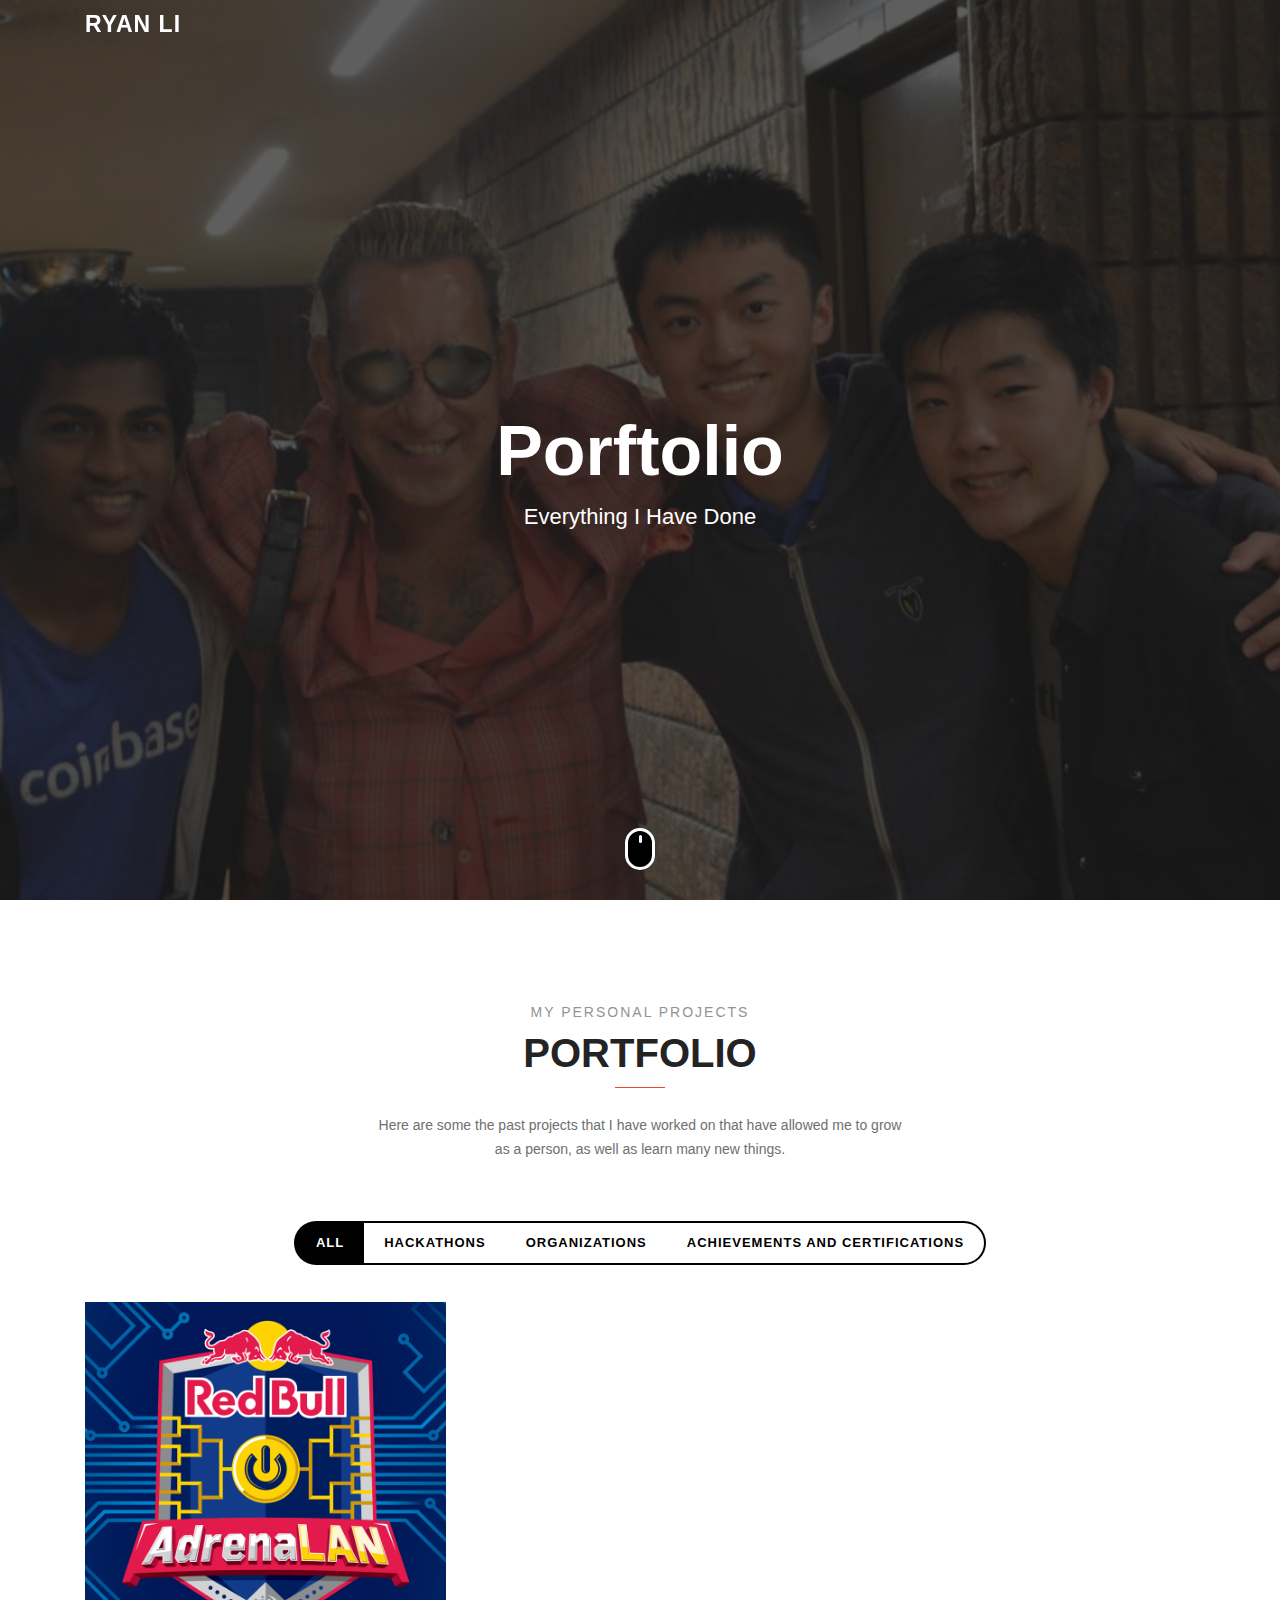
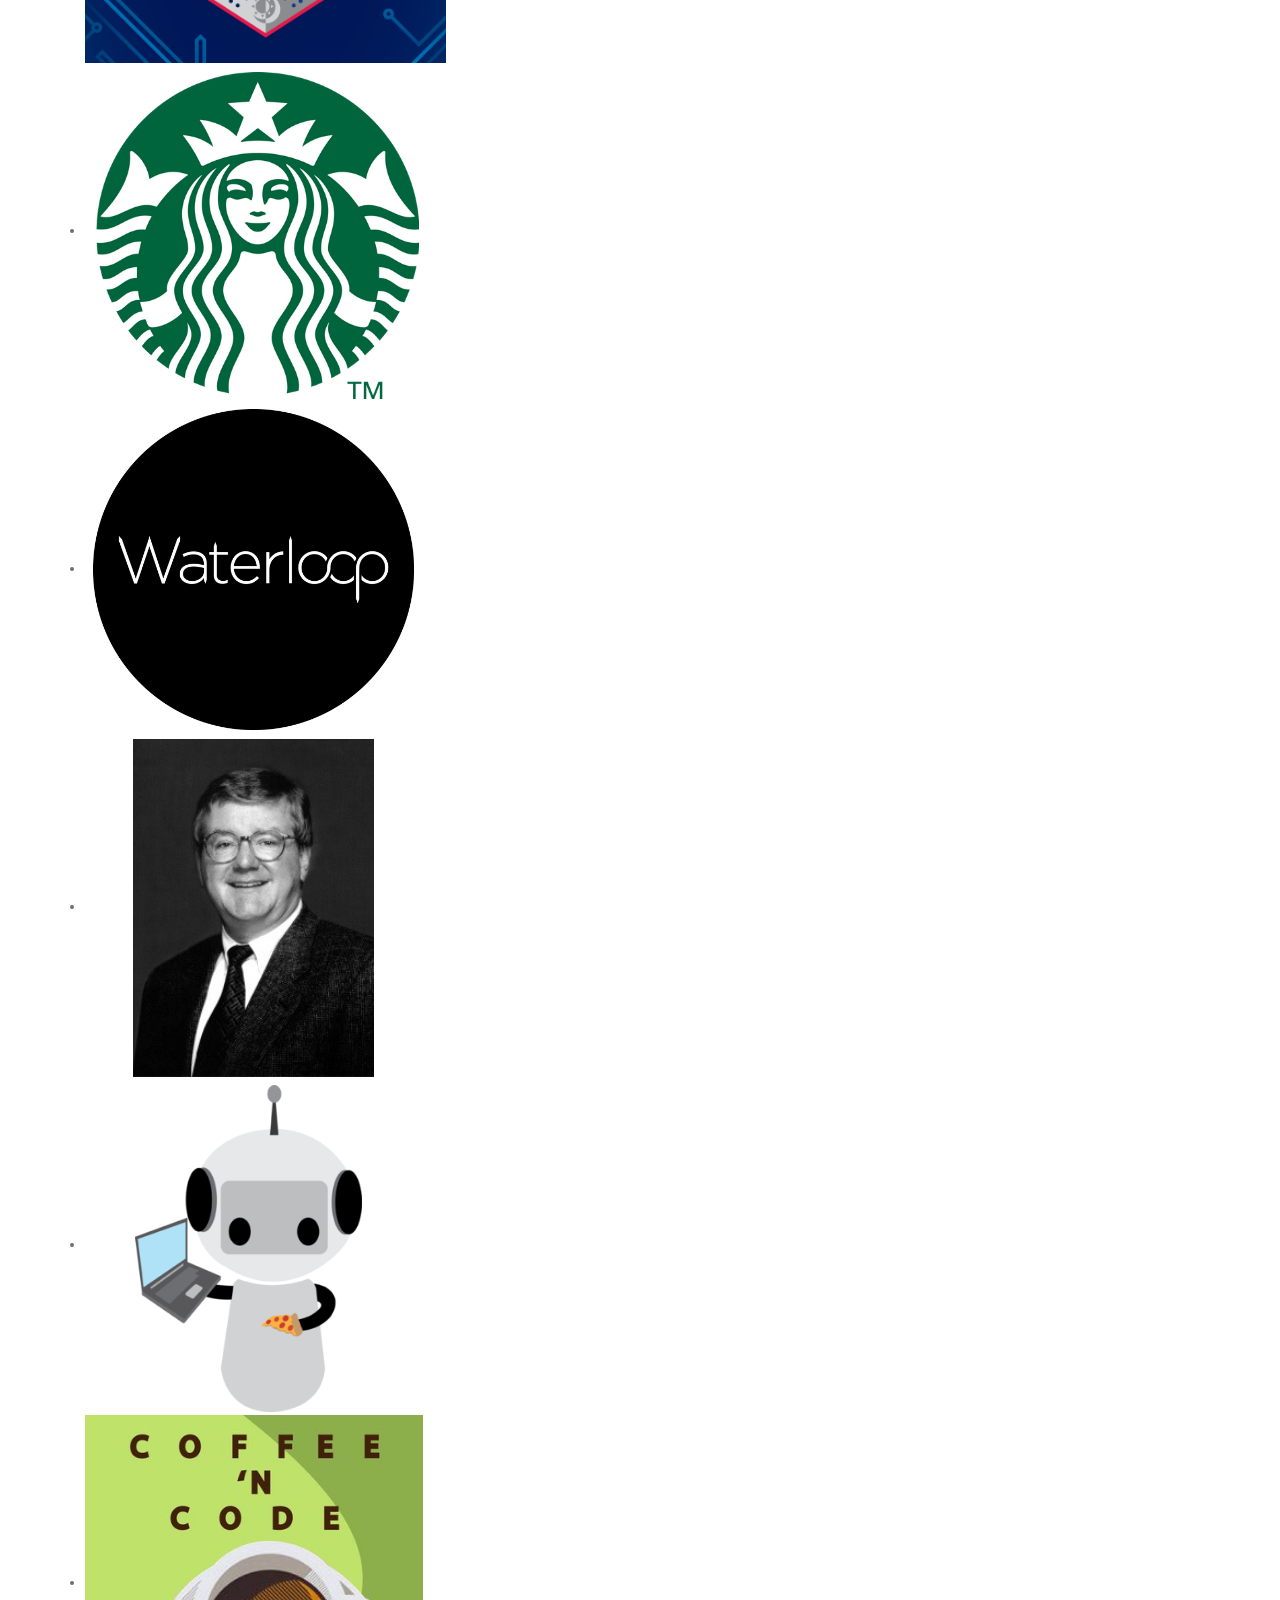
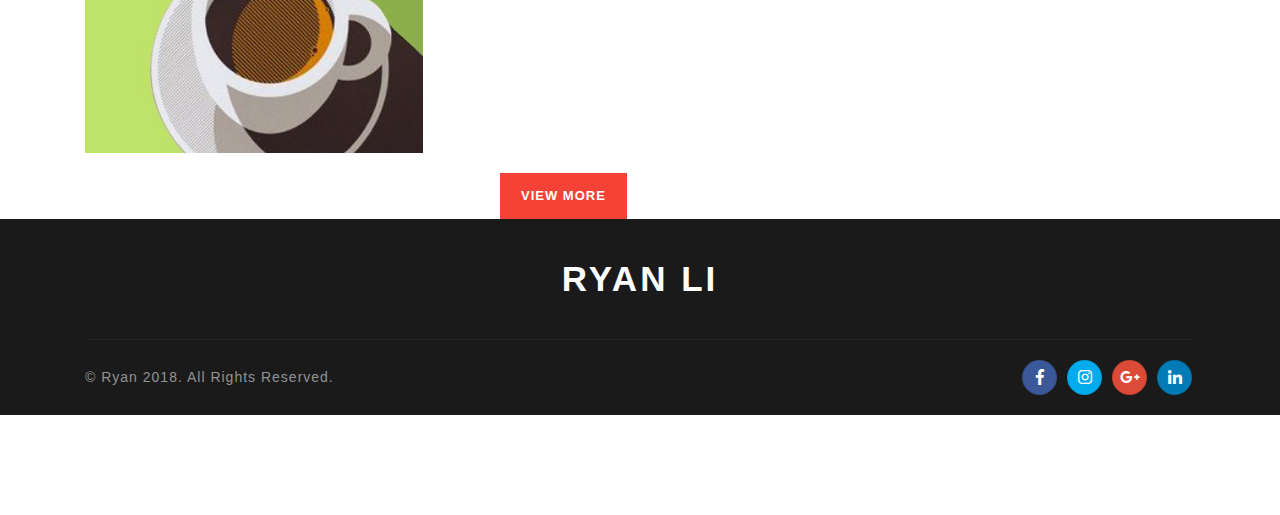
<file: portfolio-more.html>
<!DOCTYPE html>
<html lang="en">

        <head>
                <meta charset="utf-8">
                <meta http-equiv="X-UA-Compatible" content="IE=edge">
                <meta name="viewport" content="width=device-width, initial-scale=1, shrink-to-fit=no">
                <!--
                ========================================================================
                EXCLUSIVE ON themeforest.net
                ~~~~~~~~~~~~~~~~~~~~~~~~~~~~~~~~~~~~~~~~~~~~~~~~~~~~~~~~~~~~~~~~~~~~~~~~
                Template Name   : Guppy
                Author          : ThemePaa
                ~~~~~~~~~~~~~~~~~~~~~~~~~~~~~~~~~~~~~~~~~~~~~~~~~~~~~~~~~~~~~~~~~~~~~~~~
                Copyright (c) 2018 - ThemePaa
                ========================================================================
                -->
                <!-- Page Title -->
                <title>Ryan Li: Student, Entrepreneur, Hacker</title>
                <!-- / -->
              
                <!---Font Icon-->
                <link href="static/plugin/font-awesome/css/fontawesome-all.min.css" rel="stylesheet">
                <link href="static/plugin/themify-icons/themify-icons.css" rel="stylesheet">
                <link href="static/plugin/et-line/style.css" rel="stylesheet">
                <!-- / -->
              
                <!-- Plugin CSS -->
                <link href="static/plugin/bootstrap/css/bootstrap.min.css" rel="stylesheet">
                <link href="static/plugin/owl-carousel/css/owl.carousel.min.css" rel="stylesheet">
                <link href="static/plugin/magnific/magnific-popup.css" rel="stylesheet">
                <!-- / -->
              
                <!-- Theme Style -->
                <link href="static/css/styles.css" rel="stylesheet">
                <link href="static/css/header.css" rel="stylesheet">
                <link href="static/css/color/default.css" rel="stylesheet" id="color_theme">
                <!-- / -->
              
                <!-- Favicon -->
                <link rel="icon" href="favicon.ico" />
                <!-- / -->
              </head>
              
          
                <!-- Header -->
                <header class="header header-transparent-01">
              
                  <!-- Container Start -->
                  <div class="container">
                    <nav class="navbar navbar-expand-lg menu-hover-text">
                      <!-- navbar-brand -->
                      <a class="navbar-brand font-alt" href="Ryan Li.jpg">
                        Ryan Li
                      </a>
                      <!-- / -->
              
                    </nav>
                </div>
                </header>
                        
                  <!-- Home Banner Start -->
                  <section id="home" class="section-overlay bg-no-repeat bg-cover bg-fixed bg-center-center" style="background-image: url(img/Michael.jpg);">
                    <div class="section-overlay-in opacity7 dark-bg" >
                    </div>
                    <div class="container z-index1 position-relative-m">
                      <div class="row no-gutters justify-content-center align-items-center full-screen p-100px-tb sm-p-80px-t sm-p-0px-b">
                        <div class="col-md-12 m-50px-t sm-m-30px-t sm-m-60px-b text-center">
                            <h1 class="font-alt color-white font-w-700 m-0px">Porftolio </h1>
                            <p class="color-white font-22 md-font-16 sm-font-12 p-10px-tb m-0px">Everything I Have Done</p>
                        </div>
                      </div> <!-- row -->
                    </div><!-- container -->
                    <a href="#about" data-scroll="smooth" class="mouse-icon hidden-sm"><span class="wheel"></span></a>
                  </section>
                  <!-- Home Banner End -->

    <!-- Portfolio Start -->
    <section id="portfolio" class="section">
            <div class="container">
              <div class="row justify-content-center m-60px-b md-m-50px-b sm-m-30px-b">
                <div class="col-12 col-md-8 col-lg-6 text-center">
                  <p class="color-medium-gray text-uppercase letter-spacing-2 font-w-400 m-0px m-5px-b">My Personal Projects</p>
                  <h4 class="color-extra-dark-gray font-w-700 font-alt text-uppercase font-alt m-0px m-10px-b">PortFolio</h4>
                  <span class="w-50px h-1px theme-bg display-table m-auto"></span>
                  <p class="font-altm m-0px m-25px-t">Here are some the past projects that I have worked on that have allowed me to grow as a person, as well as learn many new things. </p>
                </div>
              </div> <!-- row -->
      
              <div class="portfolio-filter-02 m-30px-b sm-m-15px-b text-center">
                <ul class="filter display-inline-block black-bg border-radius-30px m-0px">
                  <li class="active" data-filter="*">All</li>
                  <li data-filter=".hackathons">Hackathons</li>
                  <li data-filter=".organizations">Organizations</li>
                  <li data-filter=".achievements">Achievements and Certifications</li>
                </ul>
              </div> <!-- Portfolio Filter -->
      
              <div class="portfolio-content">
                <ul class="portfolio-cols portfolio-cols-3">
                  <li class="portfolio-item illustration">
                    <div class="portfolio-col portfolio-hover-02">
                      <a href="https://www.redbull.com/ca-en/events/AdrenaLAN-Toronto-2018">
                        <img src="img/adrenalan.png" title="Red Bull AdrenaLAN" alt="Red Bull AdrenaLAN">
                      </a>
                      <div class="overlay dark-bg border-all border-w-10 border-double border-white"></div>
                      <div class="hover text-center p-10px">
                        <div class="hover-middle">
                          <p class="font-w-600 text-uppercase font-15 color-white font-alt m-0px letter-spacing-2">Red Bull AdrenaLAN</p>
                          <label class="color-white">Hackathons</label>
                          <div class="btn-bar">
                            <a href="http://www.youtube.com/watch?v=0O2aH4XLbto" class="popup-video theme-color"><i class="fa fa-play"></i></a>
                            <a class="lightbox-gallery theme-color" href="static/img/767x767.jpg" title="Lightbox gallery image title...">
                              <i class="fas fa-expand"></i>
                            </a>
                            <a href="https://www.redbull.com/ca-en/events/AdrenaLAN-Toronto-2018" class="theme-color">
                              <i class="fa fa-link"></i>
                            </a>
                          </div> <!-- Video Btn -->
                        </div> <!-- .hover-middle -->
                      </div> <!-- Hover -->
                    </div> <!-- Portfolio -->
                  </li> <!-- col -->
                 </ul>
                </div>

                <li class="portfolio-item photoshop">
                        <div class="portfolio-col portfolio-hover-02">
                          <a href="#">
                            <img src="img/starbucks338.png" title="" alt="">
                          </a>
                          <div class="overlay dark-bg border-all border-w-10 border-double border-white"></div>
                          <div class="hover text-center p-10px">
                            <div class="hover-middle">
                              <p class="font-w-600 text-uppercase font-15 color-white font-alt m-0px letter-spacing-2">Starbucs - Barista</p>
                              <label class="color-white">Customer Service</label>
                              <div class="btn-bar">
                                <a href="http://www.youtube.com/watch?v=0O2aH4XLbto" class="popup-video theme-color"><i class="fa fa-play"></i></a>
                                <a class="lightbox-gallery theme-color" href="static/img/767x767.jpg" title="Lightbox gallery image title...">
                                  <i class="fas fa-expand"></i>
                                </a>
                                <a href="#" class="theme-color">
                                  <i class="fa fa-link"></i>
                                </a>
                              </div> <!-- Video Btn -->
                            </div> <!-- .hover-middle -->
                          </div> <!-- Hover -->
                        </div> <!-- Portfolio -->
                      </li> <!-- col -->
                      <li class="portfolio-item website">
                        <div class="portfolio-col portfolio-hover-02">
                          <a href="#">
                            <img src="img/waterloop338.png" title="" alt="">
                          </a>
                          <div class="overlay dark-bg border-all border-w-10 border-double border-white"></div>
                          <div class="hover text-center p-10px">
                            <div class="hover-middle">
                              <p class="font-w-600 text-uppercase font-15 color-white font-alt m-0px letter-spacing-2">Waterloop Sponsorship Lead</p>
                              <label class="color-white">Student Teams</label>
                              <div class="btn-bar">
                                <a href="https://www.youtube.com/watch?v=9NK7Kr7zSG0" class="popup-video theme-color"><i class="fa fa-play"></i></a>
                                <a class="lightbox-gallery theme-color" href="static/img/767x767.jpg" title="Lightbox gallery image title...">
                                  <i class="fas fa-expand"></i>
                                </a>
                                <a href="#" class="theme-color">
                                  <i class="fa fa-link"></i>
                                </a>
                              </div> <!-- Video Btn -->
                            </div> <!-- .hover-middle -->
                          </div> <!-- Hover -->
                        </div> <!-- Portfolio -->
                      </li> <!-- col -->
                      <li class="portfolio-item photoshop">
                        <div class="portfolio-col portfolio-hover-02">
                          <a href="#">
                            <img src="img/pbs338.png" title="" alt="">
                          </a>
                          <div class="overlay dark-bg border-all border-w-10 border-double border-white"></div>
                          <div class="hover text-center p-10px">
                            <div class="hover-middle">
                              <p class="font-w-600 text-uppercase font-15 color-white font-alt m-0px letter-spacing-2">Paul B. Safford Scholarship</p>
                              <label class="color-white">Scholarships</label>
                              <div class="btn-bar">
                                <a href="https://uwaterloo.ca/undergraduate-entrance-awards/awards/paul-b-spafford-entrance-scholarships" class="popup-video theme-color"><i class="fa fa-play"></i></a>
                                <a class="lightbox-gallery theme-color" href="static/img/767x767.jpg" title="Lightbox gallery image title...">
                                  <i class="fas fa-expand"></i>
                                </a>
                                <a href="https://uwaterloo.ca/undergraduate-entrance-awards/awards/paul-b-spafford-entrance-scholarships" class="theme-color">
                                  <i class="fa fa-link"></i>
                                </a>
                              </div> <!-- Video Btn -->
                            </div> <!-- .hover-middle -->
                          </div> <!-- Hover -->
                        </div> <!-- Portfolio -->
                      </li> <!-- col -->
                      <li class="portfolio-item illustration">
                        <div class="portfolio-col portfolio-hover-02">
                          <a href="http://omcn.tech/">
                            <img src="img/omicron338.png" title="" alt="">
                          </a>
                          <div class="overlay dark-bg border-all border-w-10 border-double border-white"></div>
                          <div class="hover text-center p-10px">
                            <div class="hover-middle">
                              <p class="font-w-600 text-uppercase font-15 color-white font-alt m-0px letter-spacing-2">Omicron</p>
                              <label class="color-white">Personal Startup</label>
                              <div class="btn-bar">
                                <a href="http://www.youtube.com/watch?v=0O2aH4XLbto" class="popup-video theme-color"><i class="fa fa-play"></i></a>
                                <a class="lightbox-gallery theme-color" href="static/img/767x767.jpg" title="Lightbox gallery image title...">
                                  <i class="fas fa-expand"></i>
                                </a>
                                <a href="#" class="theme-color">
                                  <i class="fa fa-link"></i>
                                </a>
                              </div> <!-- Video Btn -->
                            </div> <!-- .hover-middle -->
                          </div> <!-- Hover -->
                        </div> <!-- Portfolio -->
                      </li> <!-- col -->
                      <li class="portfolio-item photoshop">
                        <div class="portfolio-col portfolio-hover-02">
                          <a href="#">
                            <img src="img/cnc338.png" title="" alt="">
                          </a>
                          <div class="overlay dark-bg border-all border-w-10 border-double border-white"></div>
                          <div class="hover text-center p-10px">
                            <div class="hover-middle">
                              <p class="font-w-600 text-uppercase font-15 color-white font-alt m-0px letter-spacing-2">UW Coffee and Code - Finance Director</p>
                              <label class="color-white">Student Teams</label>
                              <div class="btn-bar">
                                <a href="http://www.youtube.com/watch?v=0O2aH4XLbto" class="popup-video theme-color"><i class="fa fa-play"></i></a>
                                <a class="lightbox-gallery theme-color" href="static/img/767x767.jpg" title="Lightbox gallery image title...">
                                  <i class="fas fa-expand"></i>
                                </a>
                                <a href="#" class="theme-color">
                                  <i class="fa fa-link"></i>
                                </a>
                              </div> <!-- Video Btn -->
                            </div> <!-- .hover-middle -->
                          </div> <!-- Hover -->
                        </div> <!-- Portfolio -->
                      </li> <!-- col -->
                    </ul> <!-- row -->
                  </div> <!-- portfolio content -->
                  <a href="portfolio-more.html" class="m-btn large-btn-center"><b>View More</b></a>
                </div> 
                
                
                
                
                
                <!-- Container -->                 
  <!-- Footer-->
  <footer>
        <div class="dark-bg">
          <div class="container">
            <div class="text-center p-40px-tb border-b border-extra-dark-gray">
              <span class="font-35 font-w-800 font-alt letter-spacing-3 text-italic text-uppercase color-white">Ryan Li</span>
            </div>
  
            <div class="row p-20px-tb">
              <div class="col-12 col-sm-6 align-self-center text-center text-sm-left sm-m-15px-b">
                <p class="m-0px color-medium-gray font-14 letter-spacing-1">© Ryan 2018. All Rights Reserved.</p>
              </div>
              <div class="col-12 col-sm-6 text-center text-sm-right align-self-center">
                <ul class="social-icons-01 social-icons-small">
                    <li><a class="facebook" href="https://www.facebook.com/bob.larry.7758"><i class="fab fa-facebook-f"></i></a></li>
                    <li><a class="twitter" href="https://www.instagram.com/ryan_liii/?hl=en"><i class="fab fa-instagram"></i></a></li>
                    <li><a class="google" href="#"><i class="fab fa-google-plus-g"></i></a></li>
                    <li><a class="linkedin" href="https://www.linkedin.com/in/ryanli1/"><i class="fab fa-linkedin-in"></i></a></li>
                  </ul>
              </div><!-- col -->
            </div> <!-- row -->
  
          </div> <!-- container -->
        </div>
    </footer>
  
            <!-- jQuery -->
    <script src="static/js/jquery-3.2.1.min.js"></script>
    <script src="static/js/jquery-migrate-3.0.0.min.js"></script>
  
    <!-- Plugins -->
    <script src="static/plugin/bootstrap/js/popper.min.js"></script>
    <script src="static/plugin/bootstrap/js/bootstrap.min.js"></script>
    <script src="static/plugin/typeit-master/typeit.min.js"></script>
    <script src="static/plugin/owl-carousel/js/owl.carousel.min.js"></script>
    <script src="static/plugin/magnific/jquery.magnific-popup.min.js"></script>
    <script src="static/plugin/isotope/isotope.pkgd.min.js"></script>
  
    <!-- custom -->
    <script src="static/js/custom.js"></script>
  
  </body>
  <!-- Body End -->
  
  </html>
</file>
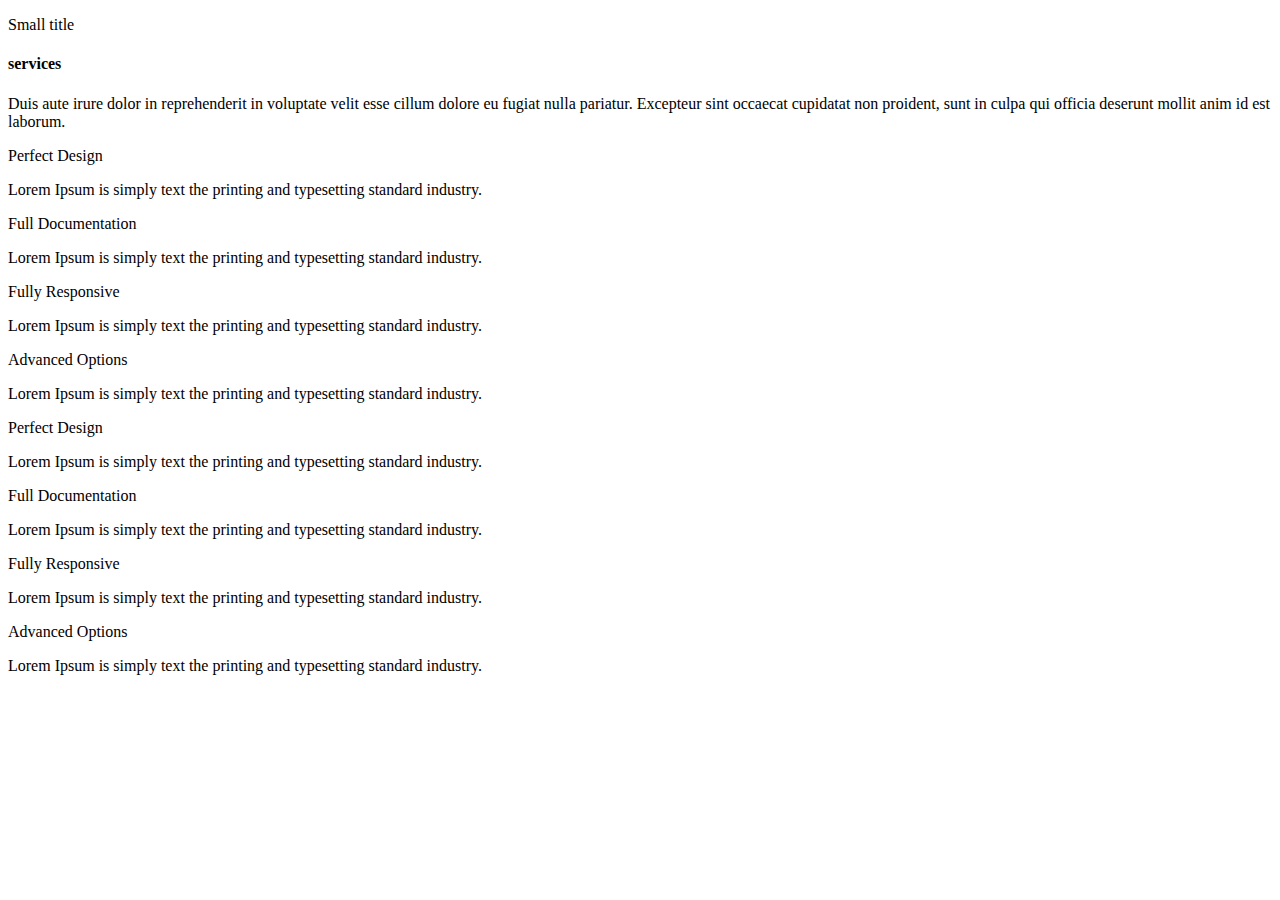
<file: Services.html>
<!DOCTYPE html>
<html lang="en">
  
    <!-- Services -->
    <section id="service" class="section light-gray-bg">
      <div class="container">
        <div class="row justify-content-center m-45px-b md-m-35px-b sm-m-20px-b">
          <div class="col-12 col-md-8 col-lg-6 text-center">
            <p class="color-medium-gray text-uppercase letter-spacing-2 font-w-400 m-0px m-5px-b">Small title</p>
            <h4 class="color-extra-dark-gray font-w-700 font-alt text-uppercase font-alt m-0px m-10px-b">services</h4>
            <span class="w-50px h-1px theme-bg display-table m-auto"></span>
            <p class="font-altm m-0px m-25px-t">Duis aute irure dolor in reprehenderit in voluptate velit esse
            cillum dolore eu fugiat nulla pariatur. Excepteur sint occaecat cupidatat non
            proident, sunt in culpa qui officia deserunt mollit anim id est laborum.</p>
          </div>
        </div> <!-- row -->

        <div class="row">
          <div class="col-12 col-sm-6 col-md-6 col-lg-3">
            <div class="feature-hover feature-box text-center p-20px-lr p-40px-tb  bg-white border-all m-15px-tb">
              <i class="icon-tools icon-round-small theme-bg color-white"></i>
              <div class="feature-content">
                <div class="font-alt font-15 font-w-600 m-10px-b color-extra-dark-gray m-25px-t">Perfect Design</div>
                <p>Lorem Ipsum is simply text the printing and typesetting standard industry.</p>
              </div><!-- feature-content -->
              <div class="feature-overlay theme-bg"></div>
            </div><!-- feature-box -->
          </div> <!-- col -->

          <div class="col-12 col-sm-6 col-md-6 col-lg-3">
            <div class="feature-hover feature-box text-center p-20px-lr p-40px-tb  bg-white border-all m-15px-tb">
              <i class="icon-layers icon-round-small theme-bg color-white"></i>
              <div class="feature-content">
                <div class="font-alt font-15 font-w-600 m-10px-b color-extra-dark-gray m-25px-t">Full Documentation</div>
                <p>Lorem Ipsum is simply text the printing and typesetting standard industry.</p>
              </div><!-- feature-content -->
              <div class="feature-overlay theme-bg"></div>
            </div><!-- feature-box -->
          </div> <!-- col -->

          <div class="col-12 col-sm-6 col-md-6 col-lg-3">
            <div class="feature-hover feature-box text-center p-20px-lr p-40px-tb  bg-white border-all m-15px-tb">
              <i class="icon-laptop icon-round-small theme-bg color-white"></i>
              <div class="feature-content">
                <div class="font-alt font-15 font-w-600 m-10px-b color-extra-dark-gray m-25px-t">Fully Responsive</div>
                <p>Lorem Ipsum is simply text the printing and typesetting standard industry.</p>
              </div><!-- feature-content -->
              <div class="feature-overlay theme-bg"></div>
            </div><!-- feature-box -->
          </div> <!-- col -->

          <div class="col-12 col-sm-6 col-md-6 col-lg-3">
            <div class="feature-hover feature-box text-center p-20px-lr p-40px-tb  bg-white border-all m-15px-tb">
              <i class="icon-tools-2 icon-round-small theme-bg color-white"></i>
              <div class="feature-content">
                <div class="font-alt font-15 font-w-600 m-10px-b color-extra-dark-gray m-25px-t">Advanced Options</div>
                <p>Lorem Ipsum is simply text the printing and typesetting standard industry.</p>
              </div><!-- feature-content -->
              <div class="feature-overlay theme-bg"></div>
            </div><!-- feature-box -->
          </div> <!-- col -->

          <div class="col-12 col-sm-6 col-md-6 col-lg-3">
            <div class="feature-hover feature-box text-center p-20px-lr p-40px-tb  bg-white border-all m-15px-tb">
              <i class="icon-tools icon-round-small theme-bg color-white"></i>
              <div class="feature-content">
                <div class="font-alt font-15 font-w-600 m-10px-b color-extra-dark-gray m-25px-t">Perfect Design</div>
                <p>Lorem Ipsum is simply text the printing and typesetting standard industry.</p>
              </div><!-- feature-content -->
              <div class="feature-overlay theme-bg"></div>
            </div><!-- feature-box -->
          </div> <!-- col -->

          <div class="col-12 col-sm-6 col-md-6 col-lg-3">
            <div class="feature-hover feature-box text-center p-20px-lr p-40px-tb  bg-white border-all m-15px-tb">
              <i class="icon-layers icon-round-small theme-bg color-white"></i>
              <div class="feature-content">
                <div class="font-alt font-15 font-w-600 m-10px-b color-extra-dark-gray m-25px-t">Full Documentation</div>
                <p>Lorem Ipsum is simply text the printing and typesetting standard industry.</p>
              </div><!-- feature-content -->
              <div class="feature-overlay theme-bg"></div>
            </div><!-- feature-box -->
          </div> <!-- col -->

          <div class="col-12 col-sm-6 col-md-6 col-lg-3">
            <div class="feature-hover feature-box text-center p-20px-lr p-40px-tb  bg-white border-all m-15px-tb">
              <i class="icon-laptop icon-round-small theme-bg color-white"></i>
              <div class="feature-content">
                <div class="font-alt font-15 font-w-600 m-10px-b color-extra-dark-gray m-25px-t">Fully Responsive</div>
                <p>Lorem Ipsum is simply text the printing and typesetting standard industry.</p>
              </div><!-- feature-content -->
              <div class="feature-overlay theme-bg"></div>
            </div><!-- feature-box -->
          </div> <!-- col -->

          <div class="col-12 col-sm-6 col-md-6 col-lg-3">
            <div class="feature-hover feature-box text-center p-20px-lr p-40px-tb  bg-white border-all m-15px-tb">
              <i class="icon-tools-2 icon-round-small theme-bg color-white"></i>
              <div class="feature-content">
                <div class="font-alt font-15 font-w-600 m-10px-b color-extra-dark-gray m-25px-t">Advanced Options</div>
                <p>Lorem Ipsum is simply text the printing and typesetting standard industry.</p>
              </div><!-- feature-content -->
              <div class="feature-overlay theme-bg"></div>
            </div><!-- feature-box -->
          </div> <!-- col -->

        </div>


      </div> <!-- container -->
    </section>
    <!-- / -->
</file>
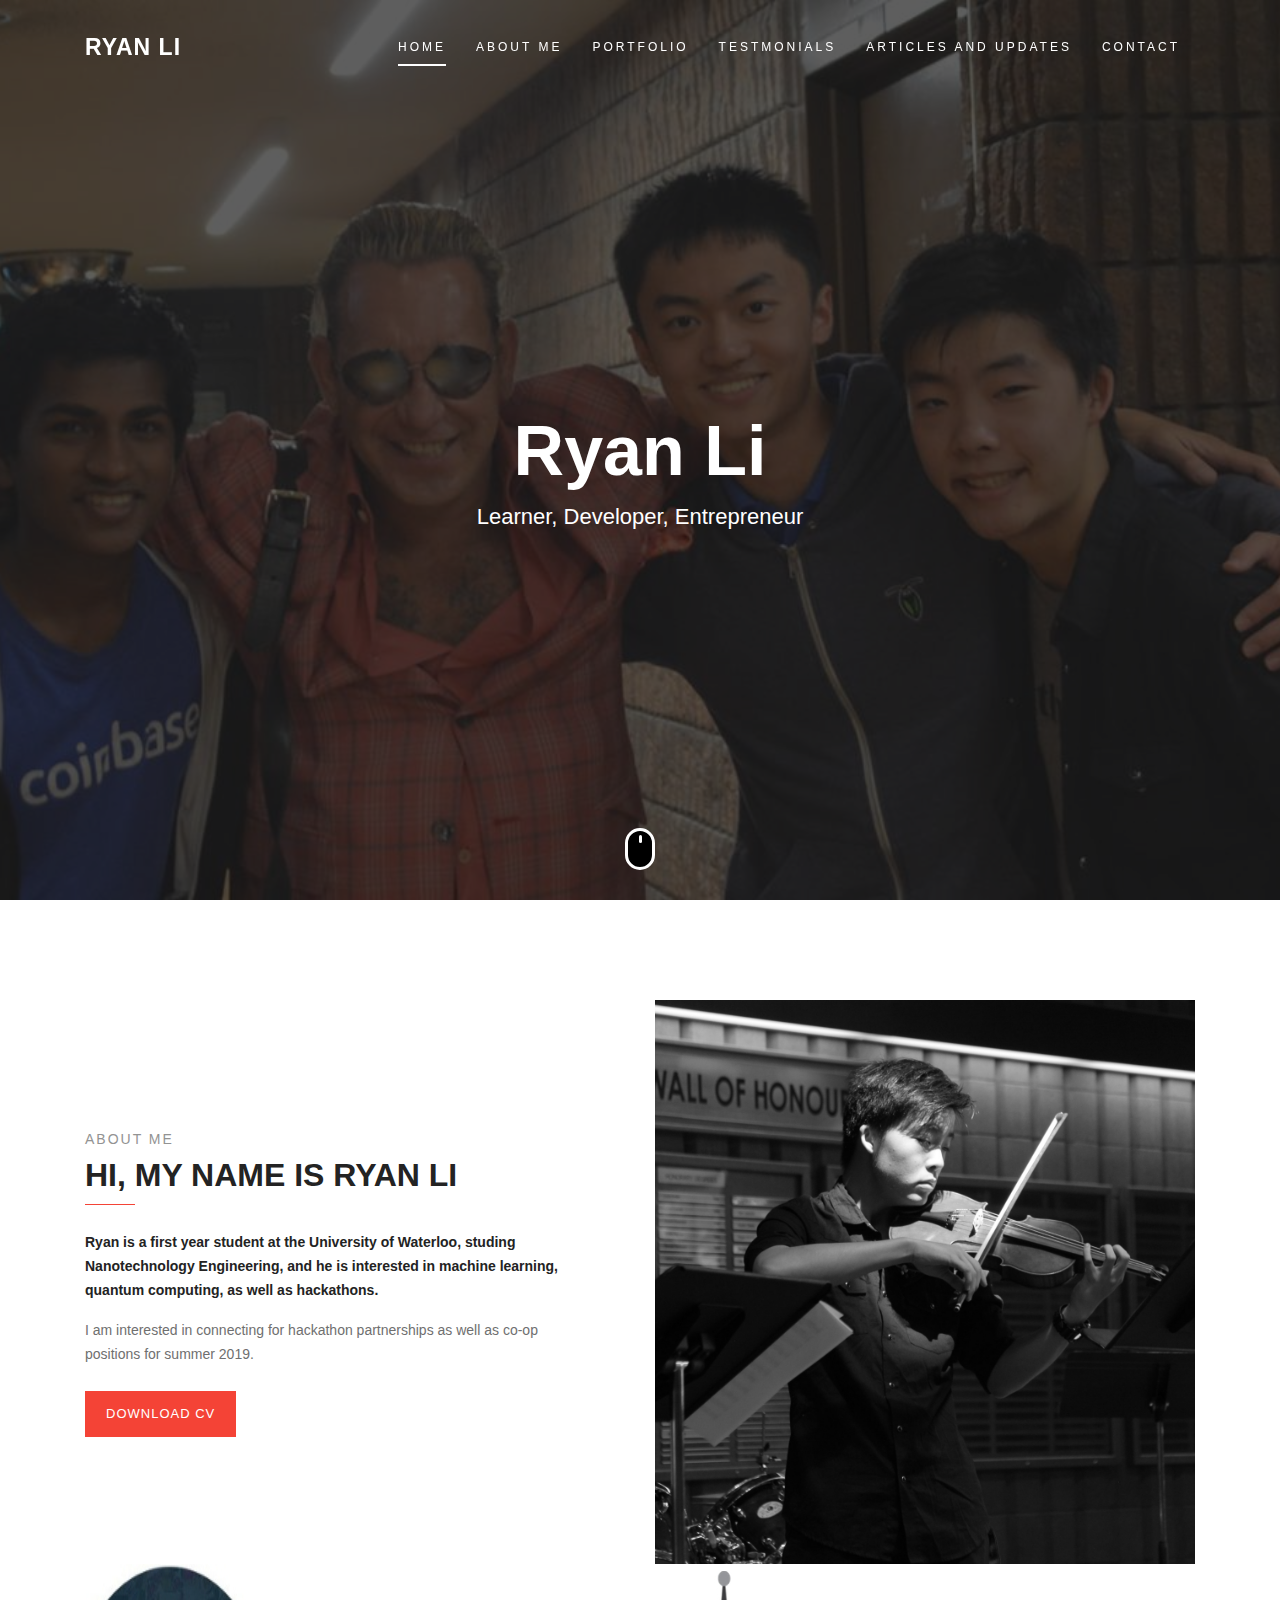
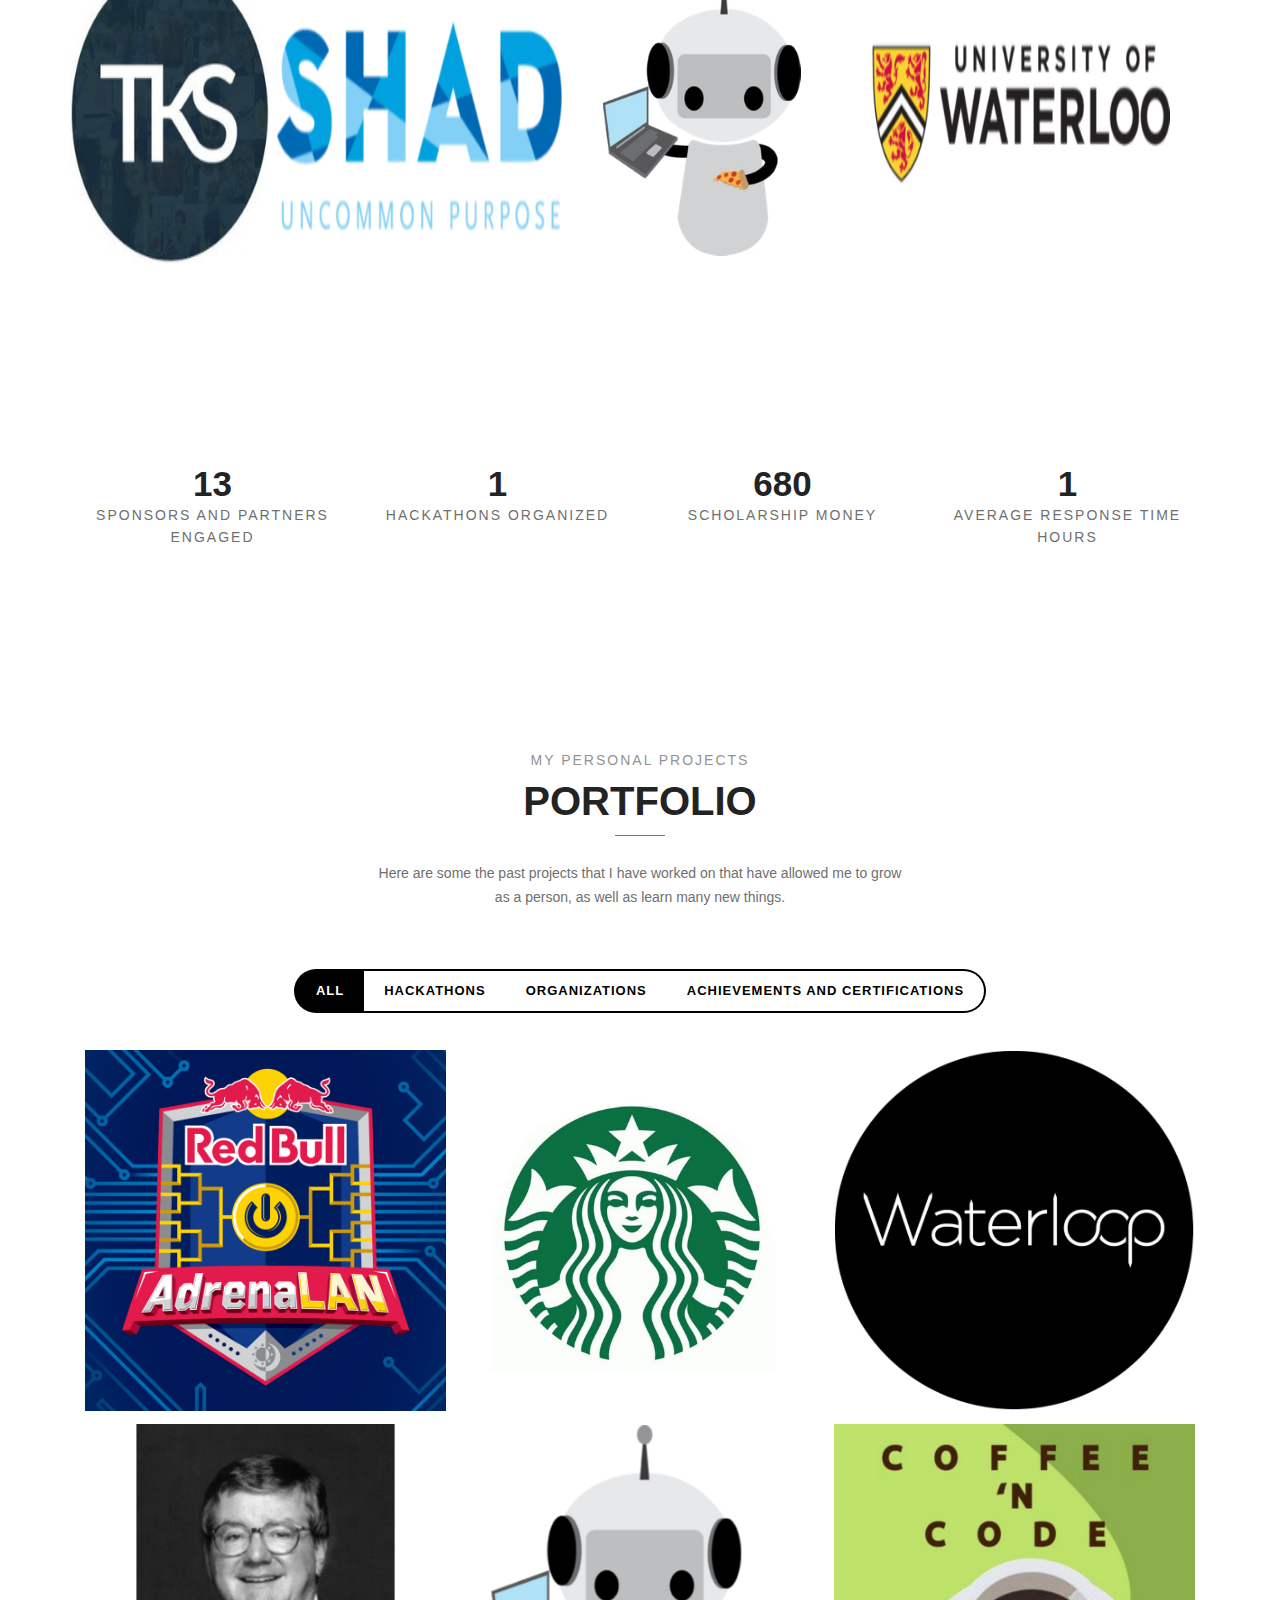
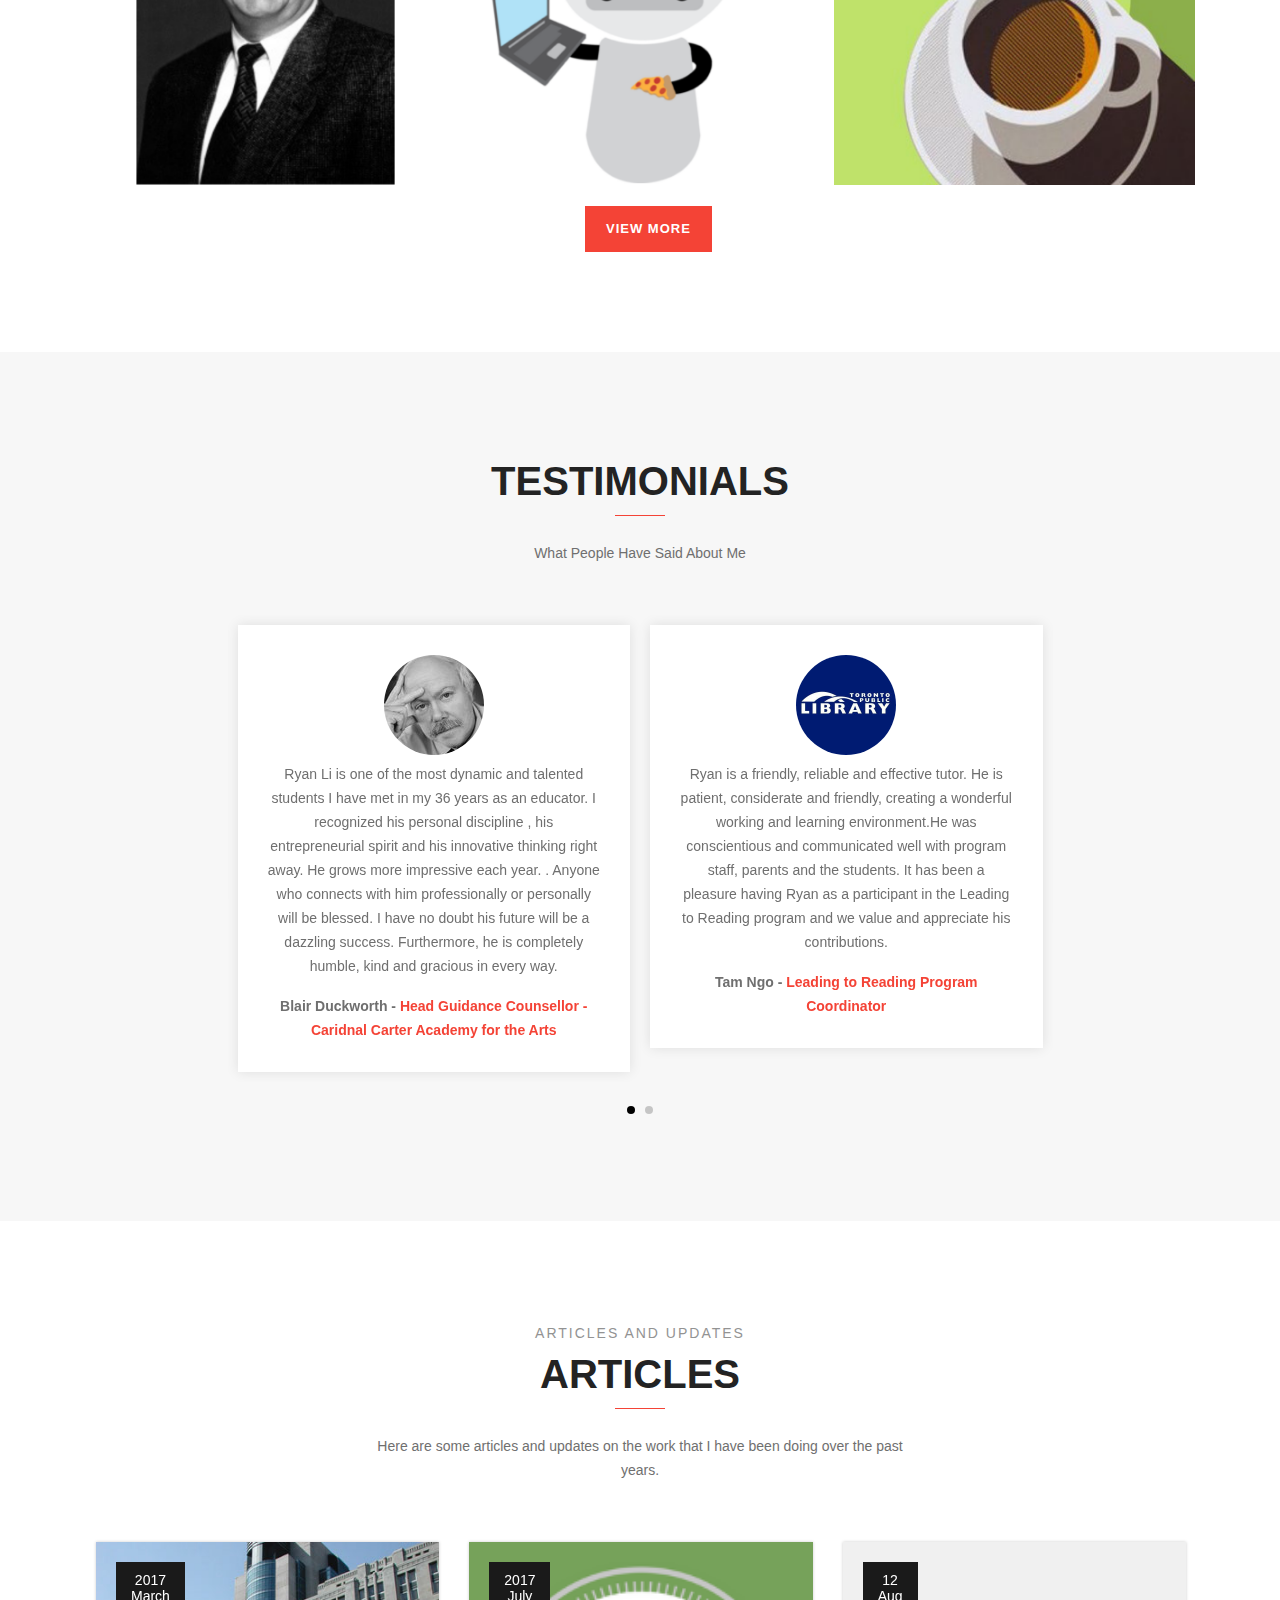
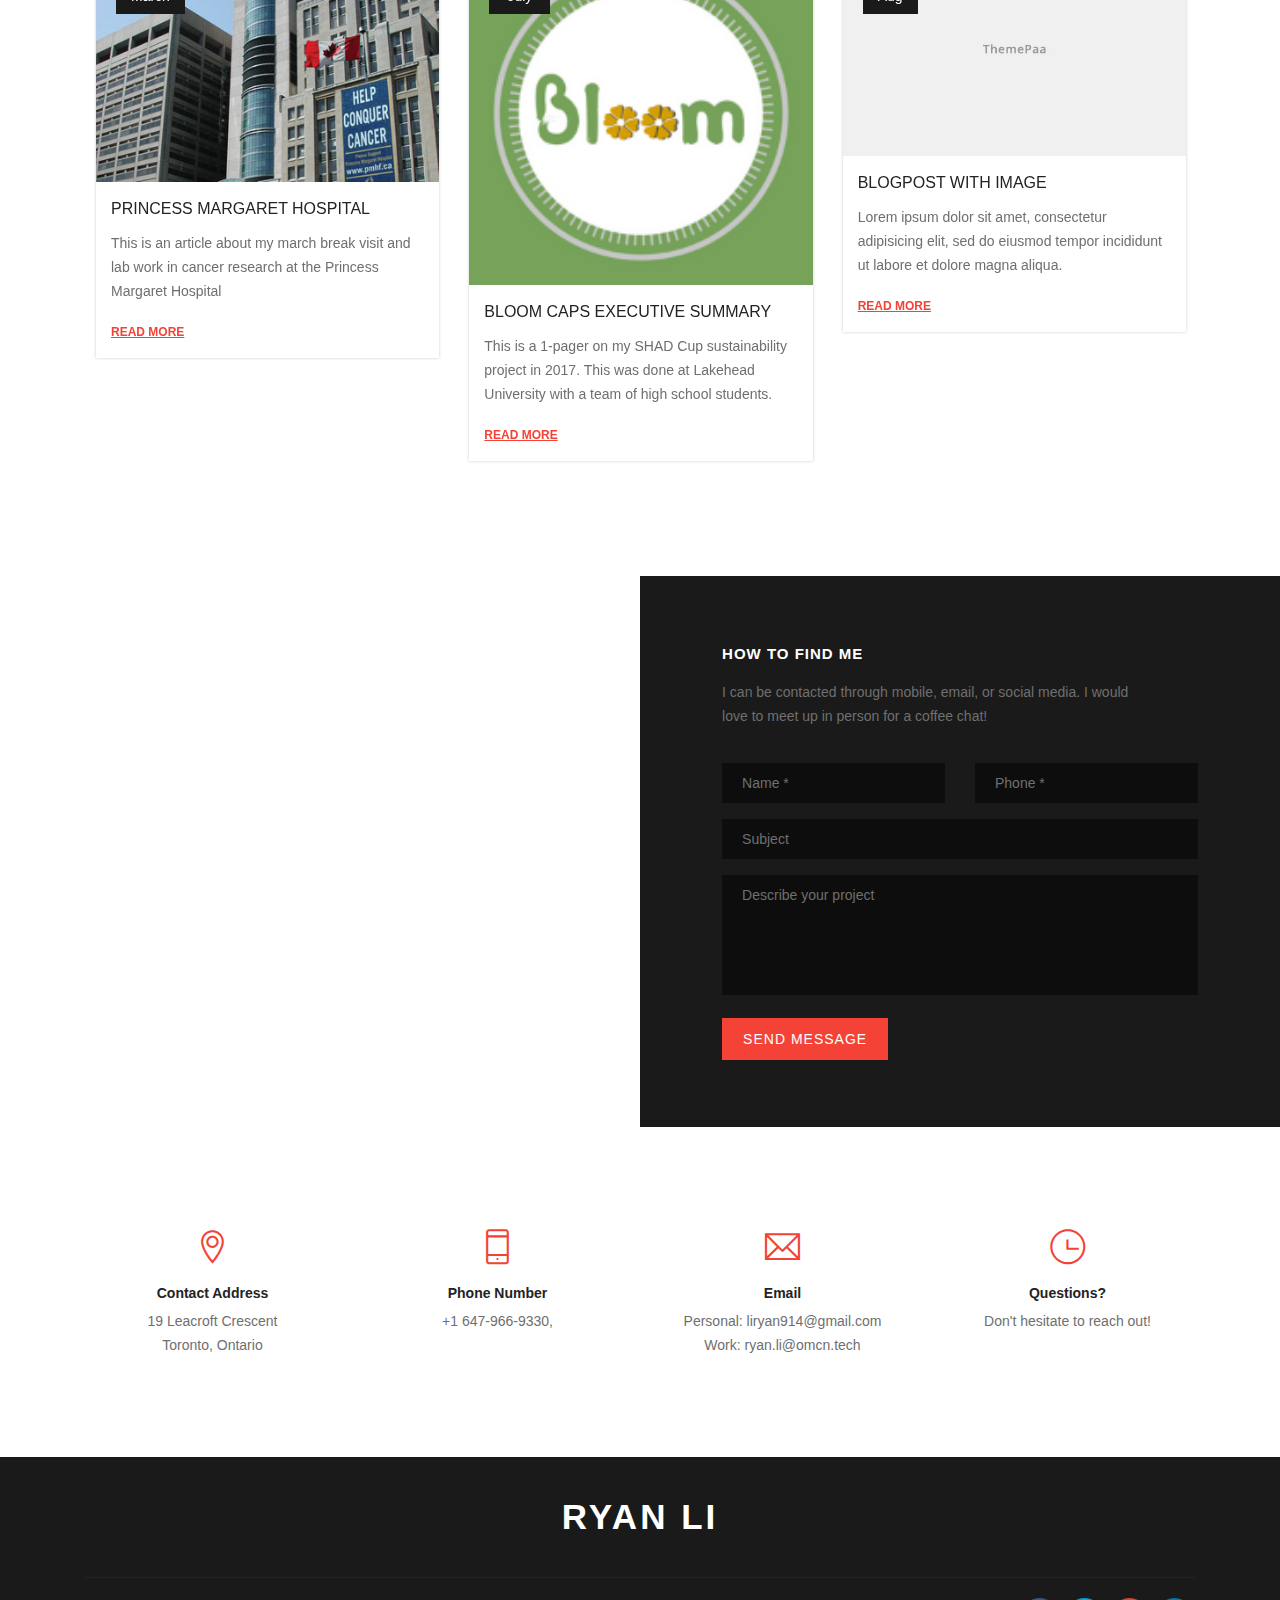
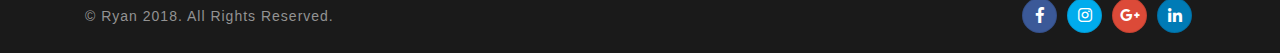
<file: Source Code/Main Code/ryhli.html>
<!DOCTYPE html>
<html lang="en">

<head>
  <meta charset="utf-8">
  <meta http-equiv="X-UA-Compatible" content="IE=edge">
  <meta name="viewport" content="width=device-width, initial-scale=1, shrink-to-fit=no">
  <!--
  ========================================================================
  EXCLUSIVE ON themeforest.net
  ~~~~~~~~~~~~~~~~~~~~~~~~~~~~~~~~~~~~~~~~~~~~~~~~~~~~~~~~~~~~~~~~~~~~~~~~
  Template Name   : Guppy
  Author          : ThemePaa
  ~~~~~~~~~~~~~~~~~~~~~~~~~~~~~~~~~~~~~~~~~~~~~~~~~~~~~~~~~~~~~~~~~~~~~~~~
  Copyright (c) 2018 - ThemePaa
  ========================================================================
  -->
  <!-- Page Title -->
  <title>Ryan Li: Student, Entrepreneur, Hacker</title>
  <!-- / -->

  <!---Font Icon-->
  <link href="static/plugin/font-awesome/css/fontawesome-all.min.css" rel="stylesheet">
  <link href="static/plugin/themify-icons/themify-icons.css" rel="stylesheet">
  <link href="static/plugin/et-line/style.css" rel="stylesheet">
  <!-- / -->

  <!-- Plugin CSS -->
  <link href="static/plugin/bootstrap/css/bootstrap.min.css" rel="stylesheet">
  <link href="static/plugin/owl-carousel/css/owl.carousel.min.css" rel="stylesheet">
  <link href="static/plugin/magnific/magnific-popup.css" rel="stylesheet">
  <!-- / -->

  <!-- Theme Style -->
  <link href="static/css/styles.css" rel="stylesheet">
  <link href="static/css/header.css" rel="stylesheet">
  <link href="static/css/color/default.css" rel="stylesheet" id="color_theme">
  <!-- / -->

  <!-- Favicon -->
  <link rel="icon" href="favicon.ico" />
  <!-- / -->
</head>

<!-- Body Start -->
<body data-spy="scroll" data-target="#navbarguppy" data-offset="100">

  <!-- Loading -->
  <div id="loading">
    <div class="load-circle"><span class="one"></span></div>
  </div>
  <!-- / -->

  <!-- Header -->
  <header class="header header-transparent-01">

    <!-- Container Start -->
    <div class="container">
      <nav class="navbar navbar-expand-lg menu-hover-text">
        <!-- navbar-brand -->
        <a class="navbar-brand font-alt" href="Ryan Li.jpg">
          Ryan Li
        </a>
        <!-- / -->

        <!-- Mobile Toggle -->
          <button class="navbar-toggler hidden-lg-up" type="button" data-toggle="collapse" data-target="#navbarguppy" aria-controls="navbarguppy" aria-expanded="false" aria-label="Toggle navigation">
            <span></span>
            <span></span>
            <span></span>
          </button>
        <!-- /-->
        <div id="navbarguppy" class="collapse navbar-collapse top-menu">
          <!-- Menu Start -->
          <ul class="navbar-nav ml-auto">
            <li class="nav-item">
              <a class="nav-link" href="#home">Home</a>
            </li>
            <li class="nav-item">
              <a class="nav-link" href="#about">About Me</a>
            </li>
            <li class="nav-item">
              <a class="nav-link" href="#portfolio">Portfolio</a>
            </li>
            <li class="nav-item">
                <a class="nav-link" href="#service">Testmonials</a>
              </li>
            <li class="nav-item">
              <a class="nav-link" href="#blog">Articles and Updates</a>
            </li>
            <li class="nav-item">
              <a class="nav-link" href="#contact">Contact</a>
            </li>
          </ul>
          <!-- / -->
        </div>
      </nav><!-- / -->
    </div>
    <!-- / -->
  </header>
  <!-- Header End -->
  
  <!-- Main Start -->
  <main>

    <!-- Home Banner Start -->
    <section id="home" class="section-overlay bg-no-repeat bg-cover bg-fixed bg-center-center" style="background-image: url(img/Michael.jpg);">
      <div class="section-overlay-in opacity7 dark-bg" >
      </div>
      <div class="container z-index1 position-relative-m">
        <div class="row no-gutters justify-content-center align-items-center full-screen p-100px-tb sm-p-80px-t sm-p-0px-b">
          <div class="col-md-12 m-50px-t sm-m-30px-t sm-m-60px-b text-center">
              <h1 class="font-alt color-white font-w-700 m-0px">Ryan Li </h1>
              <p class="color-white font-22 md-font-16 sm-font-12 p-10px-tb m-0px">Learner, Developer, Entrepreneur</p>
          </div>
        </div> <!-- row -->
      </div><!-- container -->
      <a href="#about" data-scroll="smooth" class="mouse-icon hidden-sm"><span class="wheel"></span></a>
    </section>
    <!-- Home Banner End -->

    <!-- About -->
    <section id="about" class="section">
      <div class="container">
        <div class="row align-items-center">
          <div class="col-12 col-md-6">
            <p class="color-medium-gray text-uppercase letter-spacing-2 font-w-400 m-0px m-5px-b">About me</p>
            <h5 class="color-extra-dark-gray font-w-700 font-alt text-uppercase font-alt m-0px m-10px-b">Hi, My name is Ryan Li</h5>
            <span class="w-50px h-1px theme-bg display-table"></span>
            <p class="w-90 sm-w-100 font-alt font-w-600 color-extra-dark-gray m-25px-t">Ryan is a first year student at the University of Waterloo, studing Nanotechnology Engineering, and he is interested in machine learning, quantum computing, as well as hackathons.</p>
            <p class="w-90 sm-w-100 m-25px-b"> I am interested in connecting for hackathon partnerships as well as co-op positions for summer 2019.</p>
            <a href="Ryan Li Resume.pdf" class="m-btn">Download CV</a>
          </div>
          <div class="col-12 col-md-6 sm-m-30px-t">
            <img src="img/ryan1.jpg" title="Ryan Li" alt="Ryan Li" />
          </div>
        </div>
        <!--companies that I have worked with and on-->
        <div class="row">
          <img src = "img/tks.jpg" alt = "TKS">
          <img src = "img/shad.png" alt = "SHAD">
          <img src = "img/omicron.jpg" alt = "Omicron">
          <img src = "img/Waterloo.png" alt = "University of Waterloo">
        </div>
      </div> <!-- container -->
    </section>
    <!-- / -->

    <!-- Counter Start -->
    <section class="section">
        <div class="container text-center">
            <div class="row">
                <div class="col-6 col-md-3 col-sm-6 wow fadeInLeft">
                    <div class="counter-col sm-m-15px-tb">
                        <div class="counter-data" data-count="126">
                            <div class="count font-alt font-w-700 font-35 md-font-25 color-extra-dark-gray">126</div>
                            <h6 class="font-14 text-uppercase letter-spacing-2 m-0px md-font-11">Sponsors and Partners Engaged</h6>
                        </div>
                    </div>
                </div>
                <!-- col -->

                <div class="col-6 col-md-3 col-sm-6 wow fadeInLeft">
                    <div class="counter-col sm-m-15px-tb">
                        <div class="counter-data" data-count="5">
                            <div class="count font-alt font-w-700 font-35 md-font-25 color-extra-dark-gray">5</div>
                            <h6 class="font-14 text-uppercase letter-spacing-2 m-0px md-font-11">Hackathons Organized</h6>
                        </div>
                    </div>
                </div>
                <!-- col -->

                <div class="col-6 col-md-3 col-sm-6 wow fadeInLeft">
                    <div class="counter-col sm-m-15px-tb">
                        <div class="counter-data" data-count="7000">
                            <div class="count font-alt font-w-700 font-35 md-font-25 color-extra-dark-gray">7000</div>
                            <h6 class="font-14 text-uppercase letter-spacing-2 m-0px md-font-11">Scholarship Money</h6>
                        </div>
                    </div>
                </div>
                <!-- col -->

                <div class="col-6 col-md-3 col-sm-6 wow fadeInLeft">
                    <div class="counter-col sm-m-15px-tb">
                        <div class="counter-data" data-count="6">
                            <div class="count font-alt font-w-700 font-35 md-font-25 color-extra-dark-gray">6</div>
                            <h6 class="font-14 text-uppercase letter-spacing-2 m-0px md-font-11">Average Response Time Hours</h6>
                        </div>
                    </div>
                </div>
                <!-- col -->
            </div>
            <!-- row -->
        </div>
        <!-- container -->
    </section>
    <!-- Counter End -->

    <!-- Portfolio Start -->
    <section id="portfolio" class="section">
      <div class="container">
        <div class="row justify-content-center m-60px-b md-m-50px-b sm-m-30px-b">
          <div class="col-12 col-md-8 col-lg-6 text-center">
            <p class="color-medium-gray text-uppercase letter-spacing-2 font-w-400 m-0px m-5px-b">My Personal Projects</p>
            <h4 class="color-extra-dark-gray font-w-700 font-alt text-uppercase font-alt m-0px m-10px-b">PortFolio</h4>
            <span class="w-50px h-1px theme-bg display-table m-auto"></span>
            <p class="font-altm m-0px m-25px-t">Here are some the past projects that I have worked on that have allowed me to grow as a person, as well as learn many new things. </p>
          </div>
        </div> <!-- row -->

        <div class="portfolio-filter-02 m-30px-b sm-m-15px-b text-center">
          <ul class="filter display-inline-block black-bg border-radius-30px m-0px">
            <li class="active" data-filter="*">All</li>
            <li data-filter=".hackathons">Hackathons</li>
            <li data-filter=".organizations">Organizations</li>
            <li data-filter=".achievements">Achievements and Certifications</li>
          </ul>
        </div> <!-- Portfolio Filter -->

        <div class="portfolio-content">
          <ul class="portfolio-cols portfolio-cols-3">
            <li class="portfolio-item illustration">
              <div class="portfolio-col portfolio-hover-02">
                <a href="https://www.redbull.com/ca-en/events/AdrenaLAN-Toronto-2018">
                  <img src="img/adrenalan.png" title="Red Bull AdrenaLAN" alt="Red Bull AdrenaLAN">
                </a>
                <div class="overlay dark-bg border-all border-w-10 border-double border-white"></div>
                <div class="hover text-center p-10px">
                  <div class="hover-middle">
                    <p class="font-w-600 text-uppercase font-15 color-white font-alt m-0px letter-spacing-2">Red Bull AdrenaLAN</p>
                    <label class="color-white">Hackathons</label>
                    <div class="btn-bar">
                      <a href="http://www.youtube.com/watch?v=0O2aH4XLbto" class="popup-video theme-color"><i class="fa fa-play"></i></a>
                      <a class="lightbox-gallery theme-color" href="static/img/767x767.jpg" title="Lightbox gallery image title...">
                        <i class="fas fa-expand"></i>
                      </a>
                      <a href="https://www.redbull.com/ca-en/events/AdrenaLAN-Toronto-2018" class="theme-color">
                        <i class="fa fa-link"></i>
                      </a>
                    </div> <!-- Video Btn -->
                  </div> <!-- .hover-middle -->
                </div> <!-- Hover -->
              </div> <!-- Portfolio -->
            </li> <!-- col -->

            <li class="portfolio-item photoshop">
              <div class="portfolio-col portfolio-hover-02">
                <a href="#">
                  <img src="img/starbucks.jpg" title="" alt="">
                </a>
                <div class="overlay dark-bg border-all border-w-10 border-double border-white"></div>
                <div class="hover text-center p-10px">
                  <div class="hover-middle">
                    <p class="font-w-600 text-uppercase font-15 color-white font-alt m-0px letter-spacing-2">Starbucs - Barista</p>
                    <label class="color-white">Customer Service</label>
                    <div class="btn-bar">
                      <a href="http://www.youtube.com/watch?v=0O2aH4XLbto" class="popup-video theme-color"><i class="fa fa-play"></i></a>
                      <a class="lightbox-gallery theme-color" href="static/img/767x767.jpg" title="Lightbox gallery image title...">
                        <i class="fas fa-expand"></i>
                      </a>
                      <a href="#" class="theme-color">
                        <i class="fa fa-link"></i>
                      </a>
                    </div> <!-- Video Btn -->
                  </div> <!-- .hover-middle -->
                </div> <!-- Hover -->
              </div> <!-- Portfolio -->
            </li> <!-- col -->
            <li class="portfolio-item website">
              <div class="portfolio-col portfolio-hover-02">
                <a href="#">
                  <img src="img/waterloop.png" title="" alt="">
                </a>
                <div class="overlay dark-bg border-all border-w-10 border-double border-white"></div>
                <div class="hover text-center p-10px">
                  <div class="hover-middle">
                    <p class="font-w-600 text-uppercase font-15 color-white font-alt m-0px letter-spacing-2">Waterloop Sponsorship Lead</p>
                    <label class="color-white">Student Teams</label>
                    <div class="btn-bar">
                      <a href="https://www.youtube.com/watch?v=9NK7Kr7zSG0" class="popup-video theme-color"><i class="fa fa-play"></i></a>
                      <a class="lightbox-gallery theme-color" href="static/img/767x767.jpg" title="Lightbox gallery image title...">
                        <i class="fas fa-expand"></i>
                      </a>
                      <a href="#" class="theme-color">
                        <i class="fa fa-link"></i>
                      </a>
                    </div> <!-- Video Btn -->
                  </div> <!-- .hover-middle -->
                </div> <!-- Hover -->
              </div> <!-- Portfolio -->
            </li> <!-- col -->
            <li class="portfolio-item photoshop">
              <div class="portfolio-col portfolio-hover-02">
                <a href="#">
                  <img src="img/pbs.png" title="" alt="">
                </a>
                <div class="overlay dark-bg border-all border-w-10 border-double border-white"></div>
                <div class="hover text-center p-10px">
                  <div class="hover-middle">
                    <p class="font-w-600 text-uppercase font-15 color-white font-alt m-0px letter-spacing-2">Paul B. Safford Scholarship</p>
                    <label class="color-white">Scholarships</label>
                    <div class="btn-bar">
                      <a href="https://uwaterloo.ca/undergraduate-entrance-awards/awards/paul-b-spafford-entrance-scholarships" class="popup-video theme-color"><i class="fa fa-play"></i></a>
                      <a class="lightbox-gallery theme-color" href="static/img/767x767.jpg" title="Lightbox gallery image title...">
                        <i class="fas fa-expand"></i>
                      </a>
                      <a href="https://uwaterloo.ca/undergraduate-entrance-awards/awards/paul-b-spafford-entrance-scholarships" class="theme-color">
                        <i class="fa fa-link"></i>
                      </a>
                    </div> <!-- Video Btn -->
                  </div> <!-- .hover-middle -->
                </div> <!-- Hover -->
              </div> <!-- Portfolio -->
            </li> <!-- col -->
            <li class="portfolio-item illustration">
              <div class="portfolio-col portfolio-hover-02">
                <a href="http://omcn.tech/">
                  <img src="img/omicron.png" title="" alt="">
                </a>
                <div class="overlay dark-bg border-all border-w-10 border-double border-white"></div>
                <div class="hover text-center p-10px">
                  <div class="hover-middle">
                    <p class="font-w-600 text-uppercase font-15 color-white font-alt m-0px letter-spacing-2">Omicron</p>
                    <label class="color-white">Personal Startup</label>
                    <div class="btn-bar">
                      <a href="http://www.youtube.com/watch?v=0O2aH4XLbto" class="popup-video theme-color"><i class="fa fa-play"></i></a>
                      <a class="lightbox-gallery theme-color" href="static/img/767x767.jpg" title="Lightbox gallery image title...">
                        <i class="fas fa-expand"></i>
                      </a>
                      <a href="#" class="theme-color">
                        <i class="fa fa-link"></i>
                      </a>
                    </div> <!-- Video Btn -->
                  </div> <!-- .hover-middle -->
                </div> <!-- Hover -->
              </div> <!-- Portfolio -->
            </li> <!-- col -->
            <li class="portfolio-item photoshop">
              <div class="portfolio-col portfolio-hover-02">
                <a href="#">
                  <img src="img/cnc.png" title="" alt="">
                </a>
                <div class="overlay dark-bg border-all border-w-10 border-double border-white"></div>
                <div class="hover text-center p-10px">
                  <div class="hover-middle">
                    <p class="font-w-600 text-uppercase font-15 color-white font-alt m-0px letter-spacing-2">UW Coffee and Code - Finance Director</p>
                    <label class="color-white">Student Teams</label>
                    <div class="btn-bar">
                      <a href="http://www.youtube.com/watch?v=0O2aH4XLbto" class="popup-video theme-color"><i class="fa fa-play"></i></a>
                      <a class="lightbox-gallery theme-color" href="static/img/767x767.jpg" title="Lightbox gallery image title...">
                        <i class="fas fa-expand"></i>
                      </a>
                      <a href="#" class="theme-color">
                        <i class="fa fa-link"></i>
                      </a>
                    </div> <!-- Video Btn -->
                  </div> <!-- .hover-middle -->
                </div> <!-- Hover -->
              </div> <!-- Portfolio -->
            </li> <!-- col -->
          </ul> <!-- row -->
        </div> <!-- portfolio content -->
        <a href="portfolio-more.html" class="m-btn large-btn-center"><b>View More</b></a>
      </div> <!-- Container -->
    </section>
    <!--  Portfolio End  -->

    <!-- Testimonial -->
    <section class="section light-gray-bg" id="service" class="section">
      <div class="container">
        <div class="row justify-content-center m-50px-b md-m-40px-b sm-m-30px-b">
          <div class="col-12 col-md-8 col-lg-6 text-center">
            <p class="color-medium-gray text-uppercase letter-spacing-2 font-w-400 m-0px m-5px-b"></p>
            <h4 class="color-extra-dark-gray font-w-700 font-alt text-uppercase font-alt m-0px m-10px-b">Testimonials</h4>
            <span class="w-50px h-1px theme-bg display-table m-auto"></span>
            <p class="font-altm m-0px m-25px-t">What People Have Said About Me</p>
          </div>
        </div> <!-- row -->


        <div class="row justify-content-center">
          <div class="col-md-9">
              <div id="client-slider-single" class="owl-carousel">
                <div class="white-bg p-30px sm-p-20px box-shadow-large m-10px text-center">
                    <div class="img w-100px h-100px overflow-hidden display-inline-block border-radius-50">
                      <img src="img/duckworth.jpg" alt="Blair Duckworth" title="Mr. Duckworth" />
                    </div>
                    <p>Ryan Li is one of the most dynamic and talented students I have met in my 36 years as an educator. I recognized his personal discipline , his entrepreneurial spirit and his innovative thinking right away. He grows more impressive each year. . Anyone who connects with him professionally or personally will be blessed. I have no doubt his future will be a dazzling success. Furthermore, he is completely humble, kind and gracious in every way.
                    </p>
                    <p class="font-alt m-0px"><strong>Blair Duckworth - <span class="color-theme">Head Guidance Counsellor - Caridnal Carter Academy for the Arts</span></strong></p>
                  </div> <!-- col -->
                  <div class="white-bg p-30px sm-p-20px box-shadow-large m-10px text-center">
                      <div class="img w-100px h-100px overflow-hidden display-inline-block border-radius-50">
                        <img src="img/tpl.jpg" alt="Toronto Public Library" title="Toronto Public Library - Leading to Reading" />
                      </div>
                      <p>Ryan is a friendly, reliable and effective tutor. He is patient, considerate and friendly, creating a
                          wonderful working and learning environment.He was conscientious and communicated well with program staff, parents and the
                          students. It has been a pleasure having Ryan as a participant in the Leading to Reading program and we value
                          and appreciate his contributions.</p>
                      <p class="font-alt m-0px"><strong>Tam Ngo - <span class="color-theme">Leading to Reading Program Coordinator</span></strong></p>
                  </div> <!-- col -->


                  <div class="white-bg p-30px sm-p-20px box-shadow-large m-10px text-center">
                      <div class="img w-100px h-100px overflow-hidden display-inline-block border-radius-50">
                        <img src="img/starbucks1.png" alt="Leslie and Sheppard Starbucks" title="Leslie and Sheppard Starbucks" />
                      </div>
                      <p>Ryan is an exceptionally hard worker, and he has contributed so much to our store over this past year. I would defintely hire him again.</p>
                      <p class="font-alt m-0px"><strong>Carlos Basa - <span class="color-theme">Starbucks Leslie and Sheppard Store Manager</span></strong></p>
                  </div> <!-- col -->
                <div class="white-bg p-30px sm-p-20px box-shadow-large m-10px text-center">
                    <div class="img w-100px h-100px overflow-hidden display-inline-block border-radius-50">
                      <img src="static/img/100x100.jpg" alt="guppy" title="guppy" />
                    </div>
                    <p>Lorem Ipsum is simply dummy text of the printing and typesetting industry. Lorem Ipsum has been the industry's standard dummy text ever since the 1500s.</p>
                    <p class="font-alt m-0px"><strong>Maria - <span class="color-theme">Owner</span></strong></p>
                </div> <!-- col -->

              </div> <!-- owl -->
          </div> <!-- col -->
        </div> <!-- row -->
      </div> <!-- container -->
    </section>
    <!--  Testimonial End  -->

    <!-- Articles and Updates Start -->
    <section id="blog" class="section blog-section">
      <div class="container">

        <div class="row justify-content-center m-45px-b md-m-35px-b sm-m-25px-b">
          <div class="col-12 col-md-8 col-lg-6 text-center">
            <p class="color-medium-gray text-uppercase letter-spacing-2 font-w-400 m-0px m-5px-b">Articles and Updates</p>
            <h4 class="color-extra-dark-gray font-w-700 font-alt text-uppercase font-alt m-0px m-10px-b">Articles</h4>
            <span class="w-50px h-1px theme-bg display-table m-auto"></span>
            <p class="font-altm m-0px m-25px-t">Here are some articles and updates on the work that I have been doing over the past years. </p>
          </div>
        </div> <!-- row -->

        <div id="blog-slider-single" class="owl-carousel">
          <div class="blog-item-01 m-10px m-15px-tb box-shadow hover-shadow">
            <div class="blog-img">
              <a href="#">
                <img src="img/PMH.jpg" title="Princess Margaret Hospital" alt="Princess Margaret Hospital">
              </a>
              <div class="entry-date dark-bg color-white text-center">2017<br> March</div>
            </div>
            <div class="blog-detail white-bg">
              <a class="color-extra-dark-gray font-w-500 font-16 text-uppercase font-alt" href="https://preview.mailerlite.com/f5n2o6">Princess Margaret Hospital</a>
              <div class="entry-content">
                <p>This is an article about my march break visit and lab work in cancer research at the Princess Margaret Hospital</p>
                <a class="color-theme text-underline text-uppercase font-12 font-w-700" href="https://preview.mailerlite.com/f5n2o6">Read More</a>
              </div>
            </div>
          </div>

          <div class="blog-item-01 m-10px m-15px-tb box-shadow hover-shadow">
              <div class="blog-img">
                <a href="#">
                  <img src="img/Bloom.png" title="SHAD Cup Executive Summary" alt="Bloom Caps Executive Summary">
                </a>
                <div class="entry-date dark-bg color-white text-center">2017<br> July</div>
              </div>
              <div class="blog-detail white-bg">
                <a class="color-extra-dark-gray font-w-500 font-16 text-uppercase font-alt" href="https://drive.google.com/file/d/1LAPTjOwxzndQAP7o8mSGEjoYm_IzHlBb/view?usp=sharing">Bloom Caps Executive Summary</a>
                <div class="entry-content">
                  <p>This is a 1-pager on my SHAD Cup sustainability project in 2017. This was done at Lakehead University with a team of high school students.</p>
                  <a class="color-theme text-underline text-uppercase font-12 font-w-700" href="https://drive.google.com/file/d/1LAPTjOwxzndQAP7o8mSGEjoYm_IzHlBb/view?usp=sharing">Read More</a>
                </div>
              </div>
            </div>

          <div class="blog-item-01 m-10px m-15px-tb box-shadow hover-shadow">
            <div class="blog-img">
              <a href="#">
                <img src="static/img/600x375.jpg" title="Guppy" alt="Guppy">
              </a>
              <div class="entry-date dark-bg color-white text-center">12<br> Aug</div>
            </div>
            <div class="blog-detail white-bg">
              <a class="color-extra-dark-gray font-w-500 font-16 text-uppercase font-alt" href="#">Blogpost With Image</a>
              <div class="entry-content">
                <p>Lorem ipsum dolor sit amet, consectetur adipisicing elit, sed do eiusmod tempor incididunt ut labore et dolore magna aliqua.</p>
                <a class="color-theme text-underline text-uppercase font-12 font-w-700" href="#">Read More</a>
              </div>
            </div>
          </div>

        </div> <!-- Blog -->
      </div> <!-- container -->
    </section>
    <!-- Blog End -->

    <!-- contact -->
    <section id="contact" class="bg-cover section-overlay bg-fixed bg-no-repeat bg-center-center" style="background-image: url(img/adrenalansolo.jpg);">
      <div class="section-overlay-in section-overlay-r section-overlay-w-50 sm-section-overlay-w-100 dark-bg">
        
      </div>
      <div class="container-fluid">
        <div class="row justify-content-end">
            <div class="col-12 col-md-6">
              <div class="p-11 md-p-30px-lr md-p-40px-tb sm-p-15px-lr sm-p-20px-tb">
                <p class="font-15 font-alt font-w-600 color-white letter-spacing-1 m-0px m-15px-b">HOW TO FIND ME</p>
                <p class="m-35px-b w-90 sm-w-100">I can be contacted through mobile, email, or social media. I would love to meet up in person for a coffee chat!</p>
                <div class="row">
                  <div class="col-12 col-md-6">
                    <div class="form-group">
                      <input name="name" placeholder="Name *" class="dark-form input-medium" type="text">
                    </div>
                  </div> <!-- col -->

                  <div class="col-12 col-md-6">
                    <div class="form-group">
                      <input name="name" placeholder="Phone *" class="dark-form input-medium" type="text">
                    </div>
                  </div>

                  <div class="col-12">
                    <div class="form-group">
                      <input name="name" placeholder="Subject" class="dark-form input-medium" type="text">
                    </div>
                  </div>

                  <div class="col-12">
                    <div class="form-group">
                      <textarea name="comment" placeholder="Describe your project" rows="6" class="dark-form textarea-medium"></textarea>
                    </div>
                  </div>

                  <div class="col-12">
                    <a href="#" class="m-btn m-btn-m m-btn-w-hover text-uppercase">send message</a>
                  </div>

                </div> <!-- row -->
              </div>
            </div> <!-- col -->
        </div> <!-- row -->
      </div> <!-- Container -->
    </section>
    <!-- / -->

    <!-- Contact info -->
    <section class="section">
      <div class="container">
        <div class="row text-center">
          <div class="col-12 col-sm-6 col-md-6 col-lg-3 md-m-15px-tb">
            <i class="ti-location-pin color-theme font-35 m-15px-b display-inline-block"></i>
            <h6 class="font-14 font-alt font-w-600 color-extra-dark-gray m-0px m-5px-b">Contact Address</h6>
            <p class="m-0px">19 Leacroft Crescent<br/> Toronto, Ontario</p>
          </div> <!-- col -->

          <div class="col-12 col-sm-6 col-md-6 col-lg-3 md-m-15px-tb">
            <i class="ti-mobile color-theme font-35  m-15px-b display-inline-block"></i>
            <h6 class="font-14 font-alt font-w-600 color-extra-dark-gray m-0px m-5px-b">Phone Number</h6>
            <p class="m-0px">+1 647-966-9330,<br/></p>
          </div> <!-- col -->

          <div class="col-12 col-sm-6 col-md-6 col-lg-3 md-m-15px-tb">
            <i class="ti-email color-theme font-35  m-15px-b display-inline-block"></i>
            <h6 class="font-14 font-alt font-w-600 color-extra-dark-gray m-0px m-5px-b">Email</h6>
            <p class="m-0px">Personal: liryan914@gmail.com<br/> Work: ryan.li@omcn.tech</p>
          </div> <!-- col -->

          <div class="col-12 col-sm-6 col-md-6 col-lg-3 md-m-15px-tb">
            <i class="ti-time color-theme font-35  m-15px-b display-inline-block"></i>
            <h6 class="font-14 font-alt font-w-600 color-extra-dark-gray m-0px m-5px-b">Questions?</h6>
            <p class="m-0px">Don't hesitate to reach out!<br/></p>
          </div> <!-- col -->
        </div> <!-- row -->
      </div>
    </section>
    <!--  -->
    
  </main>
  <!-- Main End -->

  <!-- Footer-->
  <footer>
      <div class="dark-bg">
        <div class="container">
          <div class="text-center p-40px-tb border-b border-extra-dark-gray">
            <span class="font-35 font-w-800 font-alt letter-spacing-3 text-italic text-uppercase color-white">Ryan Li</span>
          </div>

          <div class="row p-20px-tb">
            <div class="col-12 col-sm-6 align-self-center text-center text-sm-left sm-m-15px-b">
              <p class="m-0px color-medium-gray font-14 letter-spacing-1">© Ryan 2018. All Rights Reserved.</p>
            </div>
            <div class="col-12 col-sm-6 text-center text-sm-right align-self-center">
              <ul class="social-icons-01 social-icons-small">
                  <li><a class="facebook" href="https://www.facebook.com/bob.larry.7758"><i class="fab fa-facebook-f"></i></a></li>
                  <li><a class="twitter" href="https://www.instagram.com/ryan_liii/?hl=en"><i class="fab fa-instagram"></i></a></li>
                  <li><a class="google" href="#"><i class="fab fa-google-plus-g"></i></a></li>
                  <li><a class="linkedin" href="https://www.linkedin.com/in/ryanli1/"><i class="fab fa-linkedin-in"></i></a></li>
                </ul>
            </div><!-- col -->
          </div> <!-- row -->

        </div> <!-- container -->
      </div>
  </footer>

          <!-- jQuery -->
  <script src="static/js/jquery-3.2.1.min.js"></script>
  <script src="static/js/jquery-migrate-3.0.0.min.js"></script>

  <!-- Plugins -->
  <script src="static/plugin/bootstrap/js/popper.min.js"></script>
  <script src="static/plugin/bootstrap/js/bootstrap.min.js"></script>
  <script src="static/plugin/typeit-master/typeit.min.js"></script>
  <script src="static/plugin/owl-carousel/js/owl.carousel.min.js"></script>
  <script src="static/plugin/magnific/jquery.magnific-popup.min.js"></script>
  <script src="static/plugin/isotope/isotope.pkgd.min.js"></script>

  <!-- custom -->
  <script src="static/js/custom.js"></script>

</body>
<!-- Body End -->

</html>
</file>
<file: static/plugin/themify-icons/themify-icons.css>
@font-face {
	font-family: 'themify';
	src:url('fonts/themify.eot?-fvbane');
	src:url('fonts/themify.eot?#iefix-fvbane') format('embedded-opentype'),
		url('fonts/themify.woff?-fvbane') format('woff'),
		url('fonts/themify.ttf?-fvbane') format('truetype'),
		url('fonts/themify.svg?-fvbane#themify') format('svg');
	font-weight: normal;
	font-style: normal;
}

[class^="ti-"], [class*=" ti-"] {
	font-family: 'themify';
	speak: none;
	font-style: normal;
	font-weight: normal;
	font-variant: normal;
	text-transform: none;
	line-height: 1;

	/* Better Font Rendering =========== */
	-webkit-font-smoothing: antialiased;
	-moz-osx-font-smoothing: grayscale;
}

.ti-wand:before {
	content: "\e600";
}
.ti-volume:before {
	content: "\e601";
}
.ti-user:before {
	content: "\e602";
}
.ti-unlock:before {
	content: "\e603";
}
.ti-unlink:before {
	content: "\e604";
}
.ti-trash:before {
	content: "\e605";
}
.ti-thought:before {
	content: "\e606";
}
.ti-target:before {
	content: "\e607";
}
.ti-tag:before {
	content: "\e608";
}
.ti-tablet:before {
	content: "\e609";
}
.ti-star:before {
	content: "\e60a";
}
.ti-spray:before {
	content: "\e60b";
}
.ti-signal:before {
	content: "\e60c";
}
.ti-shopping-cart:before {
	content: "\e60d";
}
.ti-shopping-cart-full:before {
	content: "\e60e";
}
.ti-settings:before {
	content: "\e60f";
}
.ti-search:before {
	content: "\e610";
}
.ti-zoom-in:before {
	content: "\e611";
}
.ti-zoom-out:before {
	content: "\e612";
}
.ti-cut:before {
	content: "\e613";
}
.ti-ruler:before {
	content: "\e614";
}
.ti-ruler-pencil:before {
	content: "\e615";
}
.ti-ruler-alt:before {
	content: "\e616";
}
.ti-bookmark:before {
	content: "\e617";
}
.ti-bookmark-alt:before {
	content: "\e618";
}
.ti-reload:before {
	content: "\e619";
}
.ti-plus:before {
	content: "\e61a";
}
.ti-pin:before {
	content: "\e61b";
}
.ti-pencil:before {
	content: "\e61c";
}
.ti-pencil-alt:before {
	content: "\e61d";
}
.ti-paint-roller:before {
	content: "\e61e";
}
.ti-paint-bucket:before {
	content: "\e61f";
}
.ti-na:before {
	content: "\e620";
}
.ti-mobile:before {
	content: "\e621";
}
.ti-minus:before {
	content: "\e622";
}
.ti-medall:before {
	content: "\e623";
}
.ti-medall-alt:before {
	content: "\e624";
}
.ti-marker:before {
	content: "\e625";
}
.ti-marker-alt:before {
	content: "\e626";
}
.ti-arrow-up:before {
	content: "\e627";
}
.ti-arrow-right:before {
	content: "\e628";
}
.ti-arrow-left:before {
	content: "\e629";
}
.ti-arrow-down:before {
	content: "\e62a";
}
.ti-lock:before {
	content: "\e62b";
}
.ti-location-arrow:before {
	content: "\e62c";
}
.ti-link:before {
	content: "\e62d";
}
.ti-layout:before {
	content: "\e62e";
}
.ti-layers:before {
	content: "\e62f";
}
.ti-layers-alt:before {
	content: "\e630";
}
.ti-key:before {
	content: "\e631";
}
.ti-import:before {
	content: "\e632";
}
.ti-image:before {
	content: "\e633";
}
.ti-heart:before {
	content: "\e634";
}
.ti-heart-broken:before {
	content: "\e635";
}
.ti-hand-stop:before {
	content: "\e636";
}
.ti-hand-open:before {
	content: "\e637";
}
.ti-hand-drag:before {
	content: "\e638";
}
.ti-folder:before {
	content: "\e639";
}
.ti-flag:before {
	content: "\e63a";
}
.ti-flag-alt:before {
	content: "\e63b";
}
.ti-flag-alt-2:before {
	content: "\e63c";
}
.ti-eye:before {
	content: "\e63d";
}
.ti-export:before {
	content: "\e63e";
}
.ti-exchange-vertical:before {
	content: "\e63f";
}
.ti-desktop:before {
	content: "\e640";
}
.ti-cup:before {
	content: "\e641";
}
.ti-crown:before {
	content: "\e642";
}
.ti-comments:before {
	content: "\e643";
}
.ti-comment:before {
	content: "\e644";
}
.ti-comment-alt:before {
	content: "\e645";
}
.ti-close:before {
	content: "\e646";
}
.ti-clip:before {
	content: "\e647";
}
.ti-angle-up:before {
	content: "\e648";
}
.ti-angle-right:before {
	content: "\e649";
}
.ti-angle-left:before {
	content: "\e64a";
}
.ti-angle-down:before {
	content: "\e64b";
}
.ti-check:before {
	content: "\e64c";
}
.ti-check-box:before {
	content: "\e64d";
}
.ti-camera:before {
	content: "\e64e";
}
.ti-announcement:before {
	content: "\e64f";
}
.ti-brush:before {
	content: "\e650";
}
.ti-briefcase:before {
	content: "\e651";
}
.ti-bolt:before {
	content: "\e652";
}
.ti-bolt-alt:before {
	content: "\e653";
}
.ti-blackboard:before {
	content: "\e654";
}
.ti-bag:before {
	content: "\e655";
}
.ti-move:before {
	content: "\e656";
}
.ti-arrows-vertical:before {
	content: "\e657";
}
.ti-arrows-horizontal:before {
	content: "\e658";
}
.ti-fullscreen:before {
	content: "\e659";
}
.ti-arrow-top-right:before {
	content: "\e65a";
}
.ti-arrow-top-left:before {
	content: "\e65b";
}
.ti-arrow-circle-up:before {
	content: "\e65c";
}
.ti-arrow-circle-right:before {
	content: "\e65d";
}
.ti-arrow-circle-left:before {
	content: "\e65e";
}
.ti-arrow-circle-down:before {
	content: "\e65f";
}
.ti-angle-double-up:before {
	content: "\e660";
}
.ti-angle-double-right:before {
	content: "\e661";
}
.ti-angle-double-left:before {
	content: "\e662";
}
.ti-angle-double-down:before {
	content: "\e663";
}
.ti-zip:before {
	content: "\e664";
}
.ti-world:before {
	content: "\e665";
}
.ti-wheelchair:before {
	content: "\e666";
}
.ti-view-list:before {
	content: "\e667";
}
.ti-view-list-alt:before {
	content: "\e668";
}
.ti-view-grid:before {
	content: "\e669";
}
.ti-uppercase:before {
	content: "\e66a";
}
.ti-upload:before {
	content: "\e66b";
}
.ti-underline:before {
	content: "\e66c";
}
.ti-truck:before {
	content: "\e66d";
}
.ti-timer:before {
	content: "\e66e";
}
.ti-ticket:before {
	content: "\e66f";
}
.ti-thumb-up:before {
	content: "\e670";
}
.ti-thumb-down:before {
	content: "\e671";
}
.ti-text:before {
	content: "\e672";
}
.ti-stats-up:before {
	content: "\e673";
}
.ti-stats-down:before {
	content: "\e674";
}
.ti-split-v:before {
	content: "\e675";
}
.ti-split-h:before {
	content: "\e676";
}
.ti-smallcap:before {
	content: "\e677";
}
.ti-shine:before {
	content: "\e678";
}
.ti-shift-right:before {
	content: "\e679";
}
.ti-shift-left:before {
	content: "\e67a";
}
.ti-shield:before {
	content: "\e67b";
}
.ti-notepad:before {
	content: "\e67c";
}
.ti-server:before {
	content: "\e67d";
}
.ti-quote-right:before {
	content: "\e67e";
}
.ti-quote-left:before {
	content: "\e67f";
}
.ti-pulse:before {
	content: "\e680";
}
.ti-printer:before {
	content: "\e681";
}
.ti-power-off:before {
	content: "\e682";
}
.ti-plug:before {
	content: "\e683";
}
.ti-pie-chart:before {
	content: "\e684";
}
.ti-paragraph:before {
	content: "\e685";
}
.ti-panel:before {
	content: "\e686";
}
.ti-package:before {
	content: "\e687";
}
.ti-music:before {
	content: "\e688";
}
.ti-music-alt:before {
	content: "\e689";
}
.ti-mouse:before {
	content: "\e68a";
}
.ti-mouse-alt:before {
	content: "\e68b";
}
.ti-money:before {
	content: "\e68c";
}
.ti-microphone:before {
	content: "\e68d";
}
.ti-menu:before {
	content: "\e68e";
}
.ti-menu-alt:before {
	content: "\e68f";
}
.ti-map:before {
	content: "\e690";
}
.ti-map-alt:before {
	content: "\e691";
}
.ti-loop:before {
	content: "\e692";
}
.ti-location-pin:before {
	content: "\e693";
}
.ti-list:before {
	content: "\e694";
}
.ti-light-bulb:before {
	content: "\e695";
}
.ti-Italic:before {
	content: "\e696";
}
.ti-info:before {
	content: "\e697";
}
.ti-infinite:before {
	content: "\e698";
}
.ti-id-badge:before {
	content: "\e699";
}
.ti-hummer:before {
	content: "\e69a";
}
.ti-home:before {
	content: "\e69b";
}
.ti-help:before {
	content: "\e69c";
}
.ti-headphone:before {
	content: "\e69d";
}
.ti-harddrives:before {
	content: "\e69e";
}
.ti-harddrive:before {
	content: "\e69f";
}
.ti-gift:before {
	content: "\e6a0";
}
.ti-game:before {
	content: "\e6a1";
}
.ti-filter:before {
	content: "\e6a2";
}
.ti-files:before {
	content: "\e6a3";
}
.ti-file:before {
	content: "\e6a4";
}
.ti-eraser:before {
	content: "\e6a5";
}
.ti-envelope:before {
	content: "\e6a6";
}
.ti-download:before {
	content: "\e6a7";
}
.ti-direction:before {
	content: "\e6a8";
}
.ti-direction-alt:before {
	content: "\e6a9";
}
.ti-dashboard:before {
	content: "\e6aa";
}
.ti-control-stop:before {
	content: "\e6ab";
}
.ti-control-shuffle:before {
	content: "\e6ac";
}
.ti-control-play:before {
	content: "\e6ad";
}
.ti-control-pause:before {
	content: "\e6ae";
}
.ti-control-forward:before {
	content: "\e6af";
}
.ti-control-backward:before {
	content: "\e6b0";
}
.ti-cloud:before {
	content: "\e6b1";
}
.ti-cloud-up:before {
	content: "\e6b2";
}
.ti-cloud-down:before {
	content: "\e6b3";
}
.ti-clipboard:before {
	content: "\e6b4";
}
.ti-car:before {
	content: "\e6b5";
}
.ti-calendar:before {
	content: "\e6b6";
}
.ti-book:before {
	content: "\e6b7";
}
.ti-bell:before {
	content: "\e6b8";
}
.ti-basketball:before {
	content: "\e6b9";
}
.ti-bar-chart:before {
	content: "\e6ba";
}
.ti-bar-chart-alt:before {
	content: "\e6bb";
}
.ti-back-right:before {
	content: "\e6bc";
}
.ti-back-left:before {
	content: "\e6bd";
}
.ti-arrows-corner:before {
	content: "\e6be";
}
.ti-archive:before {
	content: "\e6bf";
}
.ti-anchor:before {
	content: "\e6c0";
}
.ti-align-right:before {
	content: "\e6c1";
}
.ti-align-left:before {
	content: "\e6c2";
}
.ti-align-justify:before {
	content: "\e6c3";
}
.ti-align-center:before {
	content: "\e6c4";
}
.ti-alert:before {
	content: "\e6c5";
}
.ti-alarm-clock:before {
	content: "\e6c6";
}
.ti-agenda:before {
	content: "\e6c7";
}
.ti-write:before {
	content: "\e6c8";
}
.ti-window:before {
	content: "\e6c9";
}
.ti-widgetized:before {
	content: "\e6ca";
}
.ti-widget:before {
	content: "\e6cb";
}
.ti-widget-alt:before {
	content: "\e6cc";
}
.ti-wallet:before {
	content: "\e6cd";
}
.ti-video-clapper:before {
	content: "\e6ce";
}
.ti-video-camera:before {
	content: "\e6cf";
}
.ti-vector:before {
	content: "\e6d0";
}
.ti-themify-logo:before {
	content: "\e6d1";
}
.ti-themify-favicon:before {
	content: "\e6d2";
}
.ti-themify-favicon-alt:before {
	content: "\e6d3";
}
.ti-support:before {
	content: "\e6d4";
}
.ti-stamp:before {
	content: "\e6d5";
}
.ti-split-v-alt:before {
	content: "\e6d6";
}
.ti-slice:before {
	content: "\e6d7";
}
.ti-shortcode:before {
	content: "\e6d8";
}
.ti-shift-right-alt:before {
	content: "\e6d9";
}
.ti-shift-left-alt:before {
	content: "\e6da";
}
.ti-ruler-alt-2:before {
	content: "\e6db";
}
.ti-receipt:before {
	content: "\e6dc";
}
.ti-pin2:before {
	content: "\e6dd";
}
.ti-pin-alt:before {
	content: "\e6de";
}
.ti-pencil-alt2:before {
	content: "\e6df";
}
.ti-palette:before {
	content: "\e6e0";
}
.ti-more:before {
	content: "\e6e1";
}
.ti-more-alt:before {
	content: "\e6e2";
}
.ti-microphone-alt:before {
	content: "\e6e3";
}
.ti-magnet:before {
	content: "\e6e4";
}
.ti-line-double:before {
	content: "\e6e5";
}
.ti-line-dotted:before {
	content: "\e6e6";
}
.ti-line-dashed:before {
	content: "\e6e7";
}
.ti-layout-width-full:before {
	content: "\e6e8";
}
.ti-layout-width-default:before {
	content: "\e6e9";
}
.ti-layout-width-default-alt:before {
	content: "\e6ea";
}
.ti-layout-tab:before {
	content: "\e6eb";
}
.ti-layout-tab-window:before {
	content: "\e6ec";
}
.ti-layout-tab-v:before {
	content: "\e6ed";
}
.ti-layout-tab-min:before {
	content: "\e6ee";
}
.ti-layout-slider:before {
	content: "\e6ef";
}
.ti-layout-slider-alt:before {
	content: "\e6f0";
}
.ti-layout-sidebar-right:before {
	content: "\e6f1";
}
.ti-layout-sidebar-none:before {
	content: "\e6f2";
}
.ti-layout-sidebar-left:before {
	content: "\e6f3";
}
.ti-layout-placeholder:before {
	content: "\e6f4";
}
.ti-layout-menu:before {
	content: "\e6f5";
}
.ti-layout-menu-v:before {
	content: "\e6f6";
}
.ti-layout-menu-separated:before {
	content: "\e6f7";
}
.ti-layout-menu-full:before {
	content: "\e6f8";
}
.ti-layout-media-right-alt:before {
	content: "\e6f9";
}
.ti-layout-media-right:before {
	content: "\e6fa";
}
.ti-layout-media-overlay:before {
	content: "\e6fb";
}
.ti-layout-media-overlay-alt:before {
	content: "\e6fc";
}
.ti-layout-media-overlay-alt-2:before {
	content: "\e6fd";
}
.ti-layout-media-left-alt:before {
	content: "\e6fe";
}
.ti-layout-media-left:before {
	content: "\e6ff";
}
.ti-layout-media-center-alt:before {
	content: "\e700";
}
.ti-layout-media-center:before {
	content: "\e701";
}
.ti-layout-list-thumb:before {
	content: "\e702";
}
.ti-layout-list-thumb-alt:before {
	content: "\e703";
}
.ti-layout-list-post:before {
	content: "\e704";
}
.ti-layout-list-large-image:before {
	content: "\e705";
}
.ti-layout-line-solid:before {
	content: "\e706";
}
.ti-layout-grid4:before {
	content: "\e707";
}
.ti-layout-grid3:before {
	content: "\e708";
}
.ti-layout-grid2:before {
	content: "\e709";
}
.ti-layout-grid2-thumb:before {
	content: "\e70a";
}
.ti-layout-cta-right:before {
	content: "\e70b";
}
.ti-layout-cta-left:before {
	content: "\e70c";
}
.ti-layout-cta-center:before {
	content: "\e70d";
}
.ti-layout-cta-btn-right:before {
	content: "\e70e";
}
.ti-layout-cta-btn-left:before {
	content: "\e70f";
}
.ti-layout-column4:before {
	content: "\e710";
}
.ti-layout-column3:before {
	content: "\e711";
}
.ti-layout-column2:before {
	content: "\e712";
}
.ti-layout-accordion-separated:before {
	content: "\e713";
}
.ti-layout-accordion-merged:before {
	content: "\e714";
}
.ti-layout-accordion-list:before {
	content: "\e715";
}
.ti-ink-pen:before {
	content: "\e716";
}
.ti-info-alt:before {
	content: "\e717";
}
.ti-help-alt:before {
	content: "\e718";
}
.ti-headphone-alt:before {
	content: "\e719";
}
.ti-hand-point-up:before {
	content: "\e71a";
}
.ti-hand-point-right:before {
	content: "\e71b";
}
.ti-hand-point-left:before {
	content: "\e71c";
}
.ti-hand-point-down:before {
	content: "\e71d";
}
.ti-gallery:before {
	content: "\e71e";
}
.ti-face-smile:before {
	content: "\e71f";
}
.ti-face-sad:before {
	content: "\e720";
}
.ti-credit-card:before {
	content: "\e721";
}
.ti-control-skip-forward:before {
	content: "\e722";
}
.ti-control-skip-backward:before {
	content: "\e723";
}
.ti-control-record:before {
	content: "\e724";
}
.ti-control-eject:before {
	content: "\e725";
}
.ti-comments-smiley:before {
	content: "\e726";
}
.ti-brush-alt:before {
	content: "\e727";
}
.ti-youtube:before {
	content: "\e728";
}
.ti-vimeo:before {
	content: "\e729";
}
.ti-twitter:before {
	content: "\e72a";
}
.ti-time:before {
	content: "\e72b";
}
.ti-tumblr:before {
	content: "\e72c";
}
.ti-skype:before {
	content: "\e72d";
}
.ti-share:before {
	content: "\e72e";
}
.ti-share-alt:before {
	content: "\e72f";
}
.ti-rocket:before {
	content: "\e730";
}
.ti-pinterest:before {
	content: "\e731";
}
.ti-new-window:before {
	content: "\e732";
}
.ti-microsoft:before {
	content: "\e733";
}
.ti-list-ol:before {
	content: "\e734";
}
.ti-linkedin:before {
	content: "\e735";
}
.ti-layout-sidebar-2:before {
	content: "\e736";
}
.ti-layout-grid4-alt:before {
	content: "\e737";
}
.ti-layout-grid3-alt:before {
	content: "\e738";
}
.ti-layout-grid2-alt:before {
	content: "\e739";
}
.ti-layout-column4-alt:before {
	content: "\e73a";
}
.ti-layout-column3-alt:before {
	content: "\e73b";
}
.ti-layout-column2-alt:before {
	content: "\e73c";
}
.ti-instagram:before {
	content: "\e73d";
}
.ti-google:before {
	content: "\e73e";
}
.ti-github:before {
	content: "\e73f";
}
.ti-flickr:before {
	content: "\e740";
}
.ti-facebook:before {
	content: "\e741";
}
.ti-dropbox:before {
	content: "\e742";
}
.ti-dribbble:before {
	content: "\e743";
}
.ti-apple:before {
	content: "\e744";
}
.ti-android:before {
	content: "\e745";
}
.ti-save:before {
	content: "\e746";
}
.ti-save-alt:before {
	content: "\e747";
}
.ti-yahoo:before {
	content: "\e748";
}
.ti-wordpress:before {
	content: "\e749";
}
.ti-vimeo-alt:before {
	content: "\e74a";
}
.ti-twitter-alt:before {
	content: "\e74b";
}
.ti-tumblr-alt:before {
	content: "\e74c";
}
.ti-trello:before {
	content: "\e74d";
}
.ti-stack-overflow:before {
	content: "\e74e";
}
.ti-soundcloud:before {
	content: "\e74f";
}
.ti-sharethis:before {
	content: "\e750";
}
.ti-sharethis-alt:before {
	content: "\e751";
}
.ti-reddit:before {
	content: "\e752";
}
.ti-pinterest-alt:before {
	content: "\e753";
}
.ti-microsoft-alt:before {
	content: "\e754";
}
.ti-linux:before {
	content: "\e755";
}
.ti-jsfiddle:before {
	content: "\e756";
}
.ti-joomla:before {
	content: "\e757";
}
.ti-html5:before {
	content: "\e758";
}
.ti-flickr-alt:before {
	content: "\e759";
}
.ti-email:before {
	content: "\e75a";
}
.ti-drupal:before {
	content: "\e75b";
}
.ti-dropbox-alt:before {
	content: "\e75c";
}
.ti-css3:before {
	content: "\e75d";
}
.ti-rss:before {
	content: "\e75e";
}
.ti-rss-alt:before {
	content: "\e75f";
}
</file>
<file: static/plugin/et-line/style.css>
@font-face {
	font-family: 'et-line';
	src:url('fonts/et-line.eot');
	src:url('fonts/et-line.eot?#iefix') format('embedded-opentype'),
		url('fonts/et-line.woff') format('woff'),
		url('fonts/et-line.ttf') format('truetype'),
		url('fonts/et-line.svg#et-line') format('svg');
	font-weight: normal;
	font-style: normal;
}

/* Use the following CSS code if you want to use data attributes for inserting your icons */
[data-icon]:before {
	font-family: 'et-line';
	content: attr(data-icon);
	speak: none;
	font-weight: normal;
	font-variant: normal;
	text-transform: none;
	line-height: 1;
	-webkit-font-smoothing: antialiased;
	-moz-osx-font-smoothing: grayscale;
	display:inline-block;
}

/* Use the following CSS code if you want to have a class per icon */
/*
Instead of a list of all class selectors,
you can use the generic selector below, but it's slower:
[class*="icon-"] {
*/
.icon-mobile, .icon-laptop, .icon-desktop, .icon-tablet, .icon-phone, .icon-document, .icon-documents, .icon-search, .icon-clipboard, .icon-newspaper, .icon-notebook, .icon-book-open, .icon-browser, .icon-calendar, .icon-presentation, .icon-picture, .icon-pictures, .icon-video, .icon-camera, .icon-printer, .icon-toolbox, .icon-briefcase, .icon-wallet, .icon-gift, .icon-bargraph, .icon-grid, .icon-expand, .icon-focus, .icon-edit, .icon-adjustments, .icon-ribbon, .icon-hourglass, .icon-lock, .icon-megaphone, .icon-shield, .icon-trophy, .icon-flag, .icon-map, .icon-puzzle, .icon-basket, .icon-envelope, .icon-streetsign, .icon-telescope, .icon-gears, .icon-key, .icon-paperclip, .icon-attachment, .icon-pricetags, .icon-lightbulb, .icon-layers, .icon-pencil, .icon-tools, .icon-tools-2, .icon-scissors, .icon-paintbrush, .icon-magnifying-glass, .icon-circle-compass, .icon-linegraph, .icon-mic, .icon-strategy, .icon-beaker, .icon-caution, .icon-recycle, .icon-anchor, .icon-profile-male, .icon-profile-female, .icon-bike, .icon-wine, .icon-hotairballoon, .icon-globe, .icon-genius, .icon-map-pin, .icon-dial, .icon-chat, .icon-heart, .icon-cloud, .icon-upload, .icon-download, .icon-target, .icon-hazardous, .icon-piechart, .icon-speedometer, .icon-global, .icon-compass, .icon-lifesaver, .icon-clock, .icon-aperture, .icon-quote, .icon-scope, .icon-alarmclock, .icon-refresh, .icon-happy, .icon-sad, .icon-facebook, .icon-twitter, .icon-googleplus, .icon-rss, .icon-tumblr, .icon-linkedin, .icon-dribbble {
	font-family: 'et-line';
	speak: none;
	font-style: normal;
	font-weight: normal;
	font-variant: normal;
	text-transform: none;
	line-height: 1;
	-webkit-font-smoothing: antialiased;
	-moz-osx-font-smoothing: grayscale;
	display:inline-block;
}
.icon-mobile:before {
	content: "\e000";
}
.icon-laptop:before {
	content: "\e001";
}
.icon-desktop:before {
	content: "\e002";
}
.icon-tablet:before {
	content: "\e003";
}
.icon-phone:before {
	content: "\e004";
}
.icon-document:before {
	content: "\e005";
}
.icon-documents:before {
	content: "\e006";
}
.icon-search:before {
	content: "\e007";
}
.icon-clipboard:before {
	content: "\e008";
}
.icon-newspaper:before {
	content: "\e009";
}
.icon-notebook:before {
	content: "\e00a";
}
.icon-book-open:before {
	content: "\e00b";
}
.icon-browser:before {
	content: "\e00c";
}
.icon-calendar:before {
	content: "\e00d";
}
.icon-presentation:before {
	content: "\e00e";
}
.icon-picture:before {
	content: "\e00f";
}
.icon-pictures:before {
	content: "\e010";
}
.icon-video:before {
	content: "\e011";
}
.icon-camera:before {
	content: "\e012";
}
.icon-printer:before {
	content: "\e013";
}
.icon-toolbox:before {
	content: "\e014";
}
.icon-briefcase:before {
	content: "\e015";
}
.icon-wallet:before {
	content: "\e016";
}
.icon-gift:before {
	content: "\e017";
}
.icon-bargraph:before {
	content: "\e018";
}
.icon-grid:before {
	content: "\e019";
}
.icon-expand:before {
	content: "\e01a";
}
.icon-focus:before {
	content: "\e01b";
}
.icon-edit:before {
	content: "\e01c";
}
.icon-adjustments:before {
	content: "\e01d";
}
.icon-ribbon:before {
	content: "\e01e";
}
.icon-hourglass:before {
	content: "\e01f";
}
.icon-lock:before {
	content: "\e020";
}
.icon-megaphone:before {
	content: "\e021";
}
.icon-shield:before {
	content: "\e022";
}
.icon-trophy:before {
	content: "\e023";
}
.icon-flag:before {
	content: "\e024";
}
.icon-map:before {
	content: "\e025";
}
.icon-puzzle:before {
	content: "\e026";
}
.icon-basket:before {
	content: "\e027";
}
.icon-envelope:before {
	content: "\e028";
}
.icon-streetsign:before {
	content: "\e029";
}
.icon-telescope:before {
	content: "\e02a";
}
.icon-gears:before {
	content: "\e02b";
}
.icon-key:before {
	content: "\e02c";
}
.icon-paperclip:before {
	content: "\e02d";
}
.icon-attachment:before {
	content: "\e02e";
}
.icon-pricetags:before {
	content: "\e02f";
}
.icon-lightbulb:before {
	content: "\e030";
}
.icon-layers:before {
	content: "\e031";
}
.icon-pencil:before {
	content: "\e032";
}
.icon-tools:before {
	content: "\e033";
}
.icon-tools-2:before {
	content: "\e034";
}
.icon-scissors:before {
	content: "\e035";
}
.icon-paintbrush:before {
	content: "\e036";
}
.icon-magnifying-glass:before {
	content: "\e037";
}
.icon-circle-compass:before {
	content: "\e038";
}
.icon-linegraph:before {
	content: "\e039";
}
.icon-mic:before {
	content: "\e03a";
}
.icon-strategy:before {
	content: "\e03b";
}
.icon-beaker:before {
	content: "\e03c";
}
.icon-caution:before {
	content: "\e03d";
}
.icon-recycle:before {
	content: "\e03e";
}
.icon-anchor:before {
	content: "\e03f";
}
.icon-profile-male:before {
	content: "\e040";
}
.icon-profile-female:before {
	content: "\e041";
}
.icon-bike:before {
	content: "\e042";
}
.icon-wine:before {
	content: "\e043";
}
.icon-hotairballoon:before {
	content: "\e044";
}
.icon-globe:before {
	content: "\e045";
}
.icon-genius:before {
	content: "\e046";
}
.icon-map-pin:before {
	content: "\e047";
}
.icon-dial:before {
	content: "\e048";
}
.icon-chat:before {
	content: "\e049";
}
.icon-heart:before {
	content: "\e04a";
}
.icon-cloud:before {
	content: "\e04b";
}
.icon-upload:before {
	content: "\e04c";
}
.icon-download:before {
	content: "\e04d";
}
.icon-target:before {
	content: "\e04e";
}
.icon-hazardous:before {
	content: "\e04f";
}
.icon-piechart:before {
	content: "\e050";
}
.icon-speedometer:before {
	content: "\e051";
}
.icon-global:before {
	content: "\e052";
}
.icon-compass:before {
	content: "\e053";
}
.icon-lifesaver:before {
	content: "\e054";
}
.icon-clock:before {
	content: "\e055";
}
.icon-aperture:before {
	content: "\e056";
}
.icon-quote:before {
	content: "\e057";
}
.icon-scope:before {
	content: "\e058";
}
.icon-alarmclock:before {
	content: "\e059";
}
.icon-refresh:before {
	content: "\e05a";
}
.icon-happy:before {
	content: "\e05b";
}
.icon-sad:before {
	content: "\e05c";
}
.icon-facebook:before {
	content: "\e05d";
}
.icon-twitter:before {
	content: "\e05e";
}
.icon-googleplus:before {
	content: "\e05f";
}
.icon-rss:before {
	content: "\e060";
}
.icon-tumblr:before {
	content: "\e061";
}
.icon-linkedin:before {
	content: "\e062";
}
.icon-dribbble:before {
	content: "\e063";
}
</file>
<file: static/css/styles.css>
/*========================================================================
EXCLUSIVE ON themeforest.net
~~~~~~~~~~~~~~~~~~~~~~~~~~~~~~~~~~~~~~~~~~~~~~~~~~~~~~~~~~~~~~~~~~~~~~~~
Template Name   : Guppy
Author          : ThemePaa
~~~~~~~~~~~~~~~~~~~~~~~~~~~~~~~~~~~~~~~~~~~~~~~~~~~~~~~~~~~~~~~~~~~~~~~~
Copyright (c) 2018 - ThemePaa
~~~~~~~~~~~~~~~~~~~~~~~~~~~~~~~~~~~~~~~~~~~~~~~~~~~~~~~~~~~~~~~~~~~~~~~~
Name: style.css
Version: 1.0
~~~~~~~~~~~~~~~~~~~~~~~~~~~~~~~~~~~~~~~~~~~~~~~~~~~~~~~~~~~~~~~~~~~~~~~~
Table of contents

  01. Google font
  02. Reset
  03. Typography
  04. Background color
  05. Custom
  06. Button
  07. Border
  08. Aside style
  09. Video
  10. Background image
  11. Icon
  12. Magnific popup
  13. Header
  14. Page title
  15. Swiper carousel
  16. Slider and parallax typography
  17. Portfolio
  18. Elements
  19. Blog
  20. Footer
  21. Home page
  22. Others
========================================================================*/

/*===================================
  01. Google font
====================================== */
.large-btn-center {
  font-size: 16px;
  margin-top: 20px;
  margin-bottom: 0px;
  margin-right: auto;
  margin-left: 500px;
}


  @import url('https://fonts.googleapis.com/css?family=Poppins:100,100i,200,200i,300,300i,400,400i,500,500i,600,600i,700,700i,800,800i,900,900i');
  @import url('https://fonts.googleapis.com/css?family=Roboto:100,100i,300,300i,400,400i,500,500i,700,700i,900,900i');

  #loading {
  position: fixed;
  top: 0;
  left: 0;
  bottom: 0;
  right: 0;
  background: #fff;
  z-index: 999999;
}
.load-circle  {
  position: absolute;
  top: 0;
  bottom: 0;
  left: 0;
  right: 0;
  margin: auto;
  animation: rotate 1s infinite;  
  height: 50px;
  width: 50px;
}

.load-circle:before,
.load-circle:after {   
  border-radius: 50%;
  content: '';
  display: block;
  height: 20px;  
  width: 20px;
}
.load-circle:before {
  animation: ball1 1s infinite;  
  background-color: #cb2025;
  box-shadow: 30px 0 0 #f8b334;
  margin-bottom: 10px;
}
.load-circle:after {
  animation: ball2 1s infinite; 
  background-color: #00a096;
  box-shadow: 30px 0 0 #97bf0d;
}

@keyframes rotate {
  0% { 
    -webkit-transform: rotate(0deg) scale(0.8); 
    -moz-transform: rotate(0deg) scale(0.8);
  }
  50% { 
    -webkit-transform: rotate(360deg) scale(1.2); 
    -moz-transform: rotate(360deg) scale(1.2);
  }
  100% { 
    -webkit-transform: rotate(720deg) scale(0.8); 
    -moz-transform: rotate(720deg) scale(0.8);
  }
}

@keyframes ball1 {
  0% {
    box-shadow: 30px 0 0 #f8b334;
  }
  50% {
    box-shadow: 0 0 0 #f8b334;
    margin-bottom: 0;
    -webkit-transform: translate(15px,15px);
    -moz-transform: translate(15px, 15px);
  }
  100% {
    box-shadow: 30px 0 0 #f8b334;
    margin-bottom: 10px;
  }
}

@keyframes ball2 {
  0% {
    box-shadow: 30px 0 0 #97bf0d;
  }
  50% {
    box-shadow: 0 0 0 #97bf0d;
    margin-top: -20px;
    -webkit-transform: translate(15px,15px);
    -moz-transform: translate(15px, 15px);
  }
  100% {
    box-shadow: 30px 0 0 #97bf0d;
    margin-top: 0;
  }
}

.mouse-icon {
  position: absolute;
  left: 0;
  right: 0;
  bottom: 30px;
  height: 42px;
  width: 30px;
  margin: auto;
  z-index: 2;
  border-radius: 15px;
  border: 3px solid #fff;
  background: #000;
}
.mouse-icon .wheel {
    display: block;
    position: relative;
    border-radius: 10px;
    background: #fff;
    width: 3px;
    height: 8px;
    top: 4px;
    margin-left: auto;
    margin-right: auto;
    -webkit-animation-name: down;
            animation-name: down;
    -webkit-animation-duration: 1s;
            animation-duration: 1s;
    -webkit-animation-timing-function: linear;
            animation-timing-function: linear;
    -webkit-animation-delay: 0s;
            animation-delay: 0s;
    -webkit-animation-iteration-count: infinite;
            animation-iteration-count: infinite;
    -webkit-animation-play-state: running;
            animation-play-state: running;
}

@-webkit-keyframes down {
    0%   { top:5px; opacity: 0; }
    30%  { top:15px; opacity: 1; }
    60%  { top:15px; opacity: 0.60; }
    100% { top:25px; opacity: 0; }
}

@keyframes down {
    0%   { top:5px; opacity: 0; }
    30%  { top:15px; opacity: 1; }
    100% { top:25px; opacity: 0; }
}


/*===================================
  Font Family
====================================== */
.font-alt {font-family: 'Poppins', sans-serif;}
.font-main { font-family: 'Roboto', sans-serif; }

a,
.m-btn {
  -webkit-transition-timing-function: ease-in-out;
     -moz-transition-timing-function: ease-in-out;
      -ms-transition-timing-function: ease-in-out;
       -o-transition-timing-function: ease-in-out;
          transition-timing-function: ease-in-out;  
  -webkit-transition-duration: .2s;
     -moz-transition-duration: .2s;
      -ms-transition-duration: .2s;
       -o-transition-duration: .2s;
          transition-duration: .2s;
}
/*===================================
  02. Reset
====================================== */
body { 
  font-family: 'Roboto', sans-serif; 
  -webkit-font-smoothing: antialiased; 
  font-smoothing: antialiased; 
  font-style: normal;
  font-size: 14px;
  color: #6f6f6f;
  font-weight: 400;
  line-height: 24px;
}

img { max-width: 100%; height: auto; }

a:focus,
a:active,
button:focus,
button:active,
input[type="button"]:focus,
.btn.active.focus,
.btn.active:focus,
.btn.focus,
.btn:active.focus,
.btn:active:focus,
.btn:focus { outline: none; }

input[type="button"],
input[type="text"],
input[type="email"],
input[type="search"],
input[type="password"],
textarea,
input[type="submit"] { -webkit-appearance: none; outline: none; }

input,
textarea,
select { border: 1px solid #d1d1d1; font-size: 14px; padding: 8px 15px; width: 100%; margin: 0; max-width: 100%; resize: none; }

input[type="checkbox"],
input[type="radio"] {
  width: auto;
}

ul,
ol,
dl { list-style-position: outside; margin-bottom: 25px }

::selection { color: #000; background: #dbdbdb; }
::-moz-selection { color: #000; background: #dbdbdb; }
::-webkit-input-placeholder { color: #6f6f6f; text-overflow: ellipsis; }
::-moz-placeholder { color: #6f6f6f; text-overflow: ellipsis; opacity: 1; }
:-ms-input-placeholder { color: #6f6f6f; text-overflow: ellipsis; opacity: 1; }

/*===================================
  Heading
====================================== */
h1,
h2,
h3,
h4,
h5,
h6 { margin: 0 0 25px; padding: 0; letter-spacing: 0; font-weight: 400 }

h1 { font-size: 70px;}
h2 { font-size: 55px;}
h3 { font-size: 48px;}
h4 { font-size: 40px;}
h5 { font-size: 32px;}
h6 { font-size: 25px;}
@media (max-width: 767px){ 
  h1, 
  h2, 
  h3,
  h4, 
  h5, 
  h6 { margin:0 0 17px; padding:0; letter-spacing: 0; font-weight: 400; }

  h1 {font-size:37px;}
  h2 {font-size:30px;}
  h3 {font-size:28px;}
  h4 {font-size:24px;}
  h5 {font-size:20px;}
  h6 {font-size:18px;}
}

/*===================================
  Position
====================================== */
.position-relative-m { position:relative;}
.position-static-m { position:static;}
.position-absolute-m { position:absolute;}
.position-fixed-m { position:fixed;}
.z-index1 { z-index: 1; }
.z-index11 { z-index: 11; }
.z-index111 { z-index: 111; }
.z-index9 { z-index: 9; }
.z-index99 { z-index: 99; }
.z-index999 { z-index: 999; }

@media (max-width: 1200px){
  .lg-position-relative-m { position:relative;}
  .lg-position-static-m { position:static;}
  .lg-position-absolute-m { position:absolute;}
  .lg-position-fixed-m { position:fixed;}
}

@media (max-width: 991px){
  .md-position-relative-m { position:relative;}
  .md-position-static-m { position:static;}
  .md-position-absolute-m { position:absolute;}
  .md-position-fixed-m { position:fixed;}
}

@media (max-width: 767px){
  .sm-position-relative-m { position:relative;}
  .sm-position-static-m { position:static;}
  .sm-position-absolute-m { position:absolute;}
  .sm-position-fixed-m { position:fixed;}
}

@media (min-width: 1201px){
  .lg-position-relative-min { position:relative;}
  .lg-position-static-min { position:static;}
  .lg-position-absolute-min { position:absolute;}
  .lg-position-fixed-min { position:fixed;}
}

@media (min-width: 992px){
  .md-position-relative-min { position:relative;}
  .md-position-static-min { position:static;}
  .md-position-absolute-min { position:absolute;}
  .md-position-fixed-min { position:fixed;}
}

@media (min-width: 768px){
  .sm-position-relative-m { position:relative;}
  .sm-position-static-m { position:static;}
  .sm-position-absolute-m { position:absolute;}
  .sm-position-fixed-m { position:fixed;}
}

/* top */
.top-auto {top:auto}
.top-inherit {top: inherit !important;}
.top-0 {top:0 !important;}
.top-1 {top:1px}
.top-2 {top:2px}
.top-3 {top:3px}
.top-4 {top:4px}
.top-5 {top:5px}
.top-6 {top:6px}
.top-7 {top:7px}
.top-8 {top:8px}
.top-9 {top:9px}
.top-10 {top:10px}
.top-15 {top:15px}
.top-20 {top:20px}
.top-25 {top:25px}
.top-30 {top:30px}
.top-35 {top:35px}
.top-40 {top:40px}
.top-45 {top:45px}
.top-50 {top:50px}

.top-minus1 {top:-1px}
.top-minus2 {top:-2px}
.top-minus3 {top:-3px}
.top-minus4 {top:-4px}
.top-minus5 {top:-5px}
.top-minus6 {top:-6px}
.top-minus7 {top:-7px}
.top-minus8 {top:-8px}
.top-minus9 {top:-9px}
.top-minus10 {top:-10px}
.top-minus15 {top:-15px}
.top-minus20 {top:-20px}
.top-minus25 {top:-25px}
.top-minus30 {top:-30px}
.top-minus35 {top:-35px}
.top-minus40 {top:-40px}

/* bottom */
.bottom-auto {bottom:auto}
.bottom-0 {bottom:0}
.bottom-1 {bottom:1px}
.bottom-2 {bottom:2px}
.bottom-3 {bottom:3px}
.bottom-4 {bottom:4px}
.bottom-5 {bottom:5px}
.bottom-6 {bottom:6px}
.bottom-7 {bottom:7px}
.bottom-8 {bottom:8px}
.bottom-9 {bottom:9px}
.bottom-10 {bottom:10px}
.bottom-15 {bottom:15px}
.bottom-20 {bottom:20px}
.bottom-25 {bottom:25px}
.bottom-30 {bottom:30px}
.bottom-35 {bottom:35px}
.bottom-40 {bottom:40px}
.bottom-45 {bottom:45px}
.bottom-50 {bottom:50px}

/* left */
.left-auto {left:auto}
.left-0 {left:0}
.left-1 {left:1px}
.left-2 {left:2px}
.left-3 {left:3px}
.left-4 {left:4px}
.left-5 {left:5px}
.left-6 {left:6px}
.left-7 {left:7px}
.left-8 {left:8px}
.left-9 {left:9px}
.left-10 {left:10px}
.left-15 {left:15px}
.left-20 {left:20px}
.left-25 {left:25px}
.left-30 {left:30px}
.left-35 {left:35px}
.left-40 {left:40px}
.left-45 {left:45px}
.left-50 {left:50px}

/* right */
.right-auto {right:auto}
.right-0 {right:0}
.right-1 {right:1px}
.right-2 {right:2px}
.right-3 {right:3px}
.right-4 {right:4px}
.right-5 {right:5px}
.right-6 {right:6px}
.right-7 {right:7px}
.right-8 {right:8px}
.right-9 {right:9px}
.right-10 {right:10px}
.right-15 {right:15px}
.right-20 {right:20px}
.right-25 {right:25px}
.right-30 {right:30px}
.right-35 {right:35px}
.right-40 {right:40px}
.right-45 {right:45px}
.right-50 {right:50px}

/*===================================
  Forms
====================================== */
.input-big, 
.textarea-big, 
.select-big select { padding: 18px 25px; font-size: 14px; border-radius: 0;}

.input-medium, 
.textarea-medium, 
.select-medium select { padding: 12px 20px; font-size: 14px; line-height: normal; border-radius: 0;}

.input-small,
.textarea-small { padding: 12px 15px; font-size: 11px; line-height: normal}
.select-small select {padding: 12px 15px; line-height: normal; font-size: 11px;}

.input-medium-light, 
.textarea-medium-light, 
.select-medium-light select { padding: 12px 25px; font-size: 12px; line-height: normal}

.input-extra-small, 
.textarea-extra-small, 
.select-extra-small select { padding: 9px 17px; font-size: 12px; line-height: normal}

.select-style { width: 100%; overflow: hidden;  border: 1px solid #d1d1d1; position: relative;}
.select-style:after { width: 16px; height: 16px; background: url("../img/select-arrow.png") no-repeat 97% 50%; content: ""; position: absolute; right: 12px; top: 0; bottom: 0; margin: auto;    pointer-events: none; }
.select-style select { width: 100%; border: none; box-shadow: none; background-color: #fff; -webkit-appearance: none; -moz-appearance: none; appearance: none;  cursor: pointer;     color: inherit;}
.select-style select:focus { outline: none; border: none; box-shadow: none }

/*Dark Input*/
.dark-form {
  background: rgba(0,0,0,0.5);
  border:none;
  color: #666;
}
.dark-form select {
  background: transparent;
}

/*Border form*/
.border-form { border: none; border-bottom: 1px solid #484848; background: transparent; padding-left: 0; padding-right: 0; color: #666;}
.border-form select { background: none; padding-right: 25px; padding-left: 0;  }

.input-bg {
  background: #f5f5f5;
  color: #222;
}

/*===================================
  section
====================================== */
.section { padding: 100px 0;}

@media (max-width: 991px){
  .section { padding: 60px 0;}
}

@media (max-width: 767px){
  .section { padding: 40px 0; }
}

/*===================================
  Main Banner
====================================== */
.full-screen {
  width: 100%;
  min-height: 100vh;
}

@media (max-width: 991px){
  .md-full-screen-auto {
    min-height: auto;
  }
}

@media (max-width: 767px){
  .sm-full-screen-auto {
    min-height: auto;
  }
}

.main-half-slider .slider {
  height: 750px;
}

/*===================================
  Owl Slider
====================================== */
.owl-nav .owl-prev,
.owl-nav .owl-next {
  position: absolute;
  width: 45px;
  height: 45px;
  border-radius: 50%;
  background: rgba(0,0,0,.5);
  text-align: center;
  top: 0;
  bottom: 0;
  position: absolute;
  margin: auto;
}
.owl-nav .owl-prev i,
.owl-nav .owl-next i{
  line-height: 45px;
  font-size: 16px;
  color: #fff;
}
.owl-nav .owl-prev {
  left: 10px;
}
.owl-nav .owl-next {
  right: 10px;
}

.owl-dots {
  text-align: center;
  padding: 15px 0 0;
}
.owl-dots .owl-dot {
  margin: 0 5px;
  width: 8px;
  height: 8px;
  display: inline-block;
  border-radius: 100%;
  background: #000;
  opacity: .2;
}
.owl-dots .owl-dot.active {
  opacity: 1; 
}

.owl-carousel-white .owl-dots .owl-dot {
  border: 2px solid #fff;
  width: 10px;
  height: 10px;
}

/*===================================
  Section Title
====================================== */
.hr-title {
  width: 100%;
  display: inline-block;
  vertical-align: top;
  position: relative;
  overflow: hidden;
  text-align: center;
}
.hr-title span{
  position: relative;
  display: inline-block;
  text-transform: uppercase;
  font-weight: 600;
}
.hr-title span:after {
  content: "";
  position: absolute;
  top: 50%;
  height: 1px;
  width: 99%;
  display: block;
  border-bottom: 1px solid;
  left: 100%;
  margin-left: 25px;
  opacity: .15;
}
.hr-title span:before{
  content: "";
  position: absolute;
  top: 50%;
  height: 1px;
  width: 99%;
  display: block;
  border-bottom: 1px solid;
  right: 100%;
  margin-right: 25px;
  opacity: .15;
}

/*===================================
  Breadcrumbs
====================================== */
.breadcrumbs {
  margin: 0;
  padding: 0;
}
.breadcrumbs li {
  display: inline-block;
  vertical-align: top;
  position: relative;
}
.breadcrumbs li a {
  color: #000;
}
.breadcrumbs > li + li:before {
  margin: 0 13px 0 11px;
  display: inline-block;
  vertical-align: middle;
  opacity: .3;
  content: "";
  width: 8px;
  height: 8px;
  border-left: 2px solid #000;
  border-top: 2px solid #000;
  -webkit-transform: rotate(135deg);
     -moz-transform: rotate(135deg);
       -o-transform: rotate(135deg);
          transform: rotate(135deg);
}
.breadcrumbs li span {
  color: #999
}

.breadcrumbs.white > li + li:before {
  border-color: #fff;
}
.breadcrumbs.white li a {
  color: #fff;
}

/*===================================
  blockquote
====================================== */
.blockquote {
  padding: 25px 40px;
  margin: 45px 0;
}
.blockquote-left {  
  padding: 15px 40px;
  margin: 45px 0;
  border-left: 2px solid;
}

.blockquote-right {  
  padding: 15px 40px;
  margin: 45px 0;
  border-right: 2px solid;
}


/*===================================
  dropcap
====================================== */
.first-letter {float: left; font-size: 50px;  margin: 0 20px 0 0; text-align: center; padding: 10px 0; font-weight: 600}
.first-letter-big {float: left; font-size: 110px; line-height: 110px; margin: 0 20px 0 0; padding:0 8px;  text-align: center; font-weight: 600; position: relative;}
.first-letter-big:before {position: absolute; border-bottom: 1px solid; content: ""; display: block;  width: 100%; top: 55%; left: 0}
.first-letter-block {  font-size: 30px; height: 55px; line-height: 22px; padding: 15px 0; width: 55px; font-weight: 500; margin-top: 5px }


/*===================================
  Accordion Styles
====================================== */
/*accordion-01*/
.accordion-01 .mrig-group {
  margin-bottom: 15px;
}
.accordion-01 .mrig-heading {
  font-size: 20px;
  color: #333;
  padding:10px 15px;
  display: block;
  background: #eee;
}
.accordion-01 .mrig-des {
  padding: 15px;
  border:1px solid #eee;
}

/*accordion-02*/
.accordion-02 .mrig-group {
  margin-bottom: 15px;
  box-shadow: 0 0 12px rgba(0,0,0,.1);
  background-color: #fff;
  border-radius: 5px
}
.accordion-02 .mrig-heading {
  font-size: 14px;
  color: #333;
  padding:10px 45px 10px 15px;
  display: block;
  font-weight: 600;
  position: relative;
}
.accordion-02 .mrig-heading:after,
.accordion-02 .mrig-heading:before {
  content: "";
  position: absolute;
  float: left;
  background-color: #888;
  -webkit-transition: ease all 0.2s;
     -moz-transition: ease all 0.2s;
       -o-transition: ease all 0.2s;
          transition: ease all 0.2s;

}
.accordion-02 .mrig-heading:after {
  width: 15px;
  height: 3px;
  top: 0;
  bottom: 0;
  margin: auto;
  right: 15px;
}
.accordion-02 .mrig-heading:before {
  width: 3px;
  height: 15px;
  top: 0;
  bottom: 0;
  margin: auto;
  right: 21px;
}
.accordion-02 .mrig-active .mrig-heading:before {
  height: 0px;
}

.accordion-02 .mrig-des {
  padding: 15px;
}

/*accordion-03*/
.accordion-03 .mrig-group {
  margin-bottom: 15px;
  box-shadow: 0 0 12px rgba(0,0,0,.1);
  background-color: #fff;
  border-radius: 5px
}
.accordion-03 .mrig-heading {
  font-size: 14px;
  color: #333;
  padding:10px 45px 10px 15px;
  display: block;
  font-weight: 600;
  position: relative;
}
.accordion-03 .mrig-heading:before {
  content: "";
  float: left;
  width: 11px;
  height: 11px;
  border-left: 2px solid #333;
  border-bottom: 2px solid #333;
  position: absolute;
  right: 12px;
  top: 16px;
  -webkit-transition: ease all 0.2s;
     -moz-transition: ease all 0.2s;
       -o-transition: ease all 0.2s;
          transition: ease all 0.2s;
  -webkit-transform: rotate(-135deg);
     -moz-transform: rotate(-135deg);
       -o-transform: rotate(-135deg);
          transform: rotate(-135deg);

}
.accordion-03 .mrig-active .mrig-heading:before {
  -webkit-transform: rotate(-45deg);
     -moz-transform: rotate(-45deg);
       -o-transform: rotate(-45deg);
          transform: rotate(-45deg);  
}

.accordion-03 .mrig-des {
  padding: 15px;
}

/*accordion-04*/
.accordion-04 .mrig-group {
  margin-bottom: 15px;
  background-color: #fff;
}
.accordion-04 .mrig-heading {
  font-size: 14px;
  color: #fff;
  padding:10px 45px 10px 15px;
  display: block;
  font-weight: 600;
  position: relative;
}
.accordion-04 .mrig-heading:before {
  content: "";
  float: left;
  width: 11px;
  height: 11px;
  border-left: 2px solid #fff;
  border-bottom: 2px solid #fff;
  position: absolute;
  right: 12px;
  top: 16px;
  -webkit-transition: ease all 0.2s;
     -moz-transition: ease all 0.2s;
       -o-transition: ease all 0.2s;
          transition: ease all 0.2s;
  -webkit-transform: rotate(-135deg);
     -moz-transform: rotate(-135deg);
       -o-transform: rotate(-135deg);
          transform: rotate(-135deg);

}
.accordion-04 .mrig-active .mrig-heading:before {
  -webkit-transform: rotate(-45deg);
     -moz-transform: rotate(-45deg);
       -o-transform: rotate(-45deg);
          transform: rotate(-45deg);  
}

.accordion-04 .mrig-des {
  padding: 15px;
}


/*accordion-05*/
.accordion-05 .mrig-group {
  margin-bottom: 15px;
}
.accordion-05 .mrig-heading {
  font-size: 14px;
  color: #fff;
  padding: 15px 45px 15px 25px;
  display: block;
  font-weight: 600;
  border-radius: 50px;
  position: relative;
}
.accordion-05 .mrig-heading:before {
  content: "";
  float: left;
  width: 11px;
  height: 11px;
  border-left: 2px solid #fff;
  border-bottom: 2px solid #fff;
  position: absolute;
  right: 30px;
  top: 22px;
  -webkit-transition: ease all 0.2s;
     -moz-transition: ease all 0.2s;
       -o-transition: ease all 0.2s;
          transition: ease all 0.2s;
  -webkit-transform: rotate(-135deg);
     -moz-transform: rotate(-135deg);
       -o-transform: rotate(-135deg);
          transform: rotate(-135deg);

}
.accordion-05 .mrig-active .mrig-heading:before {
  -webkit-transform: rotate(135deg);
     -moz-transform: rotate(135deg);
       -o-transform: rotate(135deg);
          transform: rotate(135deg);  
}

.accordion-05 .mrig-des {
  padding: 15px;
  background: #fff;
  border-radius: 9px;
  box-shadow: 0 0 12px rgba(0,0,0,.1);
  margin-top: 15px;
  position: relative;
}
.accordion-05 .mrig-des:after {
  content: "";
  border-bottom: 8px solid #fff;
  border-left: 8px solid transparent;
  border-right: 8px solid transparent;
  position: absolute;
  top: -8px;
  left: 20px;
}
.accordion-05 .mrig-des:before {
  content: "";
  border-bottom: 9px solid #ddd;
  border-left: 9px solid transparent;
  border-right: 9px solid transparent;
  position: absolute;
  top: -9px;
  left: 19px;
}

/*accordion-06*/
.accordion-06 .mrig-group {
  margin-bottom: 15px;
  box-shadow: 0 0 12px rgba(0,0,0,.1);
  background-color: #fff;
  border-radius: 5px
}
.accordion-06 .mrig-heading {
  font-size: 14px;
  color: #fff;
  padding:10px 45px 10px 15px;
  display: block;
  font-weight: 600;
  position: relative;
}
.accordion-06 .mrig-heading:after,
.accordion-06 .mrig-heading:before {
  content: "";
  position: absolute;
  float: left;
  background-color: #fff;
  -webkit-transition: ease all 0.2s;
     -moz-transition: ease all 0.2s;
       -o-transition: ease all 0.2s;
          transition: ease all 0.2s;

}
.accordion-06 .mrig-heading:after {
  width: 15px;
  height: 3px;
  top: 0;
  bottom: 0;
  margin: auto;
  right: 15px;
}
.accordion-06 .mrig-heading:before {
  width: 3px;
  height: 15px;
  top: 0;
  bottom: 0;
  margin: auto;
  right: 21px;
}
.accordion-06 .mrig-active .mrig-heading:before {
  height: 0px;
}

.accordion-06 .mrig-des {
  padding: 15px;
}

/*accordion-07*/
.accordion-07 .mrig-group {
  margin-bottom: 15px;
}
.accordion-07 .mrig-heading {
  font-size: 14px;
  color: #fff;
  padding:10px 45px 10px 15px;
  display: block;
  font-weight: 600;
  position: relative;
  box-shadow: 0 0 12px rgba(0,0,0,.1);
  border-radius: 30px;
}
.accordion-07 .mrig-heading:after,
.accordion-07 .mrig-heading:before {
  content: "";
  position: absolute;
  float: left;
  background-color: #fff;
  -webkit-transition: ease all 0.2s;
     -moz-transition: ease all 0.2s;
       -o-transition: ease all 0.2s;
          transition: ease all 0.2s;

}
.accordion-07 .mrig-heading:after {
  width: 15px;
  height: 3px;
  top: 0;
  bottom: 0;
  margin: auto;
  right: 20px;
}
.accordion-07 .mrig-heading:before {
  width: 3px;
  height: 15px;
  top: 0;
  bottom: 0;
  margin: auto;
  right: 26px;
}
.accordion-07 .mrig-active .mrig-heading:before {
  height: 0px;
}

.accordion-07 .mrig-des {
  padding: 15px;
  background: #fff;
  border-radius: 9px;
  box-shadow: 0 0 12px rgba(0,0,0,.1);
  margin-top: 15px;
  position: relative;
}
.accordion-07 .mrig-des:after {
  content: "";
  border-bottom: 8px solid #fff;
  border-left: 8px solid transparent;
  border-right: 8px solid transparent;
  position: absolute;
  top: -8px;
  left: 20px;
}
.accordion-07 .mrig-des:before {
  content: "";
  border-bottom: 9px solid #ddd;
  border-left: 9px solid transparent;
  border-right: 9px solid transparent;
  position: absolute;
  top: -9px;
  left: 19px;
}

/*===================================
  06. Gallery
====================================== */
.gallery-box {
  position: relative;
  overflow: hidden;
}
.gallery-box * {
  -webkit-transition: ease all 0.3s;
     -moz-transition: ease all 0.3s;
       -o-transition: ease all 0.3s;
          transition: ease all 0.3s;
}
.gallery-box .gallery-box {
  background: #000;
}
.gallery-box .gallery-box img {
  width: 100%;
}
.gallery-box .gallery-content {
  position: absolute;
  bottom: -100%;
  left: 0;
  right: 0;
  z-index: 1;
}
.gallery-box:hover .gallery-content {
  bottom: 0;
}
.gallery-box .gb-icon {
  position: absolute;
  top: 20px;
  right: 20px;
  color: #fff;
}

/*pagination-nav*/
.pagination { margin:0px; }
.pagination li a { font-size: 15px; font-weight: 500; margin: 0 5px; color: #626262; border-radius: 3px; }
.pagination > li:first-child > a, 
.pagination > li:first-child >span { border-radius: 3px; }
.pagination > li:last-child > a, 
.pagination > li:last-child >span { border-radius: 3px; }

.pagination > .active > a, 
.pagination > .active > a:hover { color: #626262; }
.pagination > li > a, 
.pagination > li > span {   background: #f6f7f8; border:0px; text-align: center; }

.pagination li a:focus, 
.pagination li a:hover, 
.pagination li span:focus, 
.pagination li span:hover,
.pagination > .active > a, 
.pagination > .active > a:focus, 
.pagination > .active > a:hover, 
.pagination > .active > span, 
.pagination > .active > span:focus, 
.pagination > .active > span:hover { color: #ffffff; box-shadow: 0px 3px 10px rgba(0, 0, 0, 0.1); }

/*===================================
  Separators
====================================== */
.separators { border-bottom: 1px solid rgba(0, 0, 0, 0.1);  }
.separators.dotted { border-bottom: 2px dotted rgba(0, 0, 0, 0.1);  }
.separators.dashed { border-bottom: 2px dashed rgba(0, 0, 0, 0.1);  }
.separators.double { border-bottom: 5px double rgba(0, 0, 0, 0.1);  }
.separators.outset { border-bottom: 5px outset rgba(0, 0, 0, 0.1);  }
 
/*icon*/
.separators.icon { border: 0; color: #ccc; width: 100%; overflow: hidden; text-align: center;  } 

.separators.icon:after, 
.separators.icon:before, 
.separators.icon:after, 
.separators.icon:before { border-bottom: 1px solid rgba(0, 0, 0, 0.2); content: ""; display: inline-block; height: 10px; margin: 0 -4px 0 -100%; vertical-align: top; width: 50%; }
.separators.icon:after, 
.separators.icon:after { margin: 0 -100% 0 0; }

.separators.icon i, 
.separators.icon span, 
.separators.icon i, 
.separators.icon span { margin: 0 20px 0 24px; }
 
/*icon left*/
.separators.icon.left i, 
.separators.icon.left span { float: left; margin: 0 40px 0 0; }
.separators.icon.right i, 
.separators.icon.right span { float: right; margin: 0 0 0 40px; }

/*medium*/
.separators.medium { width: 40%; margin-left: auto; margin-right: auto; }

/*small*/
.separators.small { width: 20%; margin-left: auto; margin-right: auto; }
.separators.light { border-color: rgba(255, 255, 255, 0.1); }

/*===================================
  Prpgress
====================================== */
.progress-lt {
  margin-top: 35px;
  position: relative;
}
.progress-lt:first-child {
  margin-top: 0;
}
.progress-lt h6 {
  display: inline-block;
  width: 47%;
  margin-right: 1.5%;
  margin: 0;
  padding: 0 0 6px;
  font-size: 14px;
}
.progress-lt span {
  position: absolute;
  top: 0;
  right: 1.5%;
  font-size: 12px;
}
.progress-lt .progress {
  margin-bottom: 0;
  height: 6px;
  border-radius: 50px;
}
.progress-lt .progress-bar {
  width: 0%;
  -webkit-transition: width 1.2s ease;
     -moz-transition: width 1.2s ease;  
       -o-transition: width 1.2s ease;  
          transition: width 1.2s ease;
}
/*Progress white*/
.skills-white .progress-lt h6 {
  color: #fff;
}

.skills-white .progress-lt span {
  color: #fff;
}

/*Progress Large*/
.skills-large .progress {
  height: 16px;
}

/*Progress thick*/
.skills-thick .progress {
  height: 3px;
  border-radius: 0;
}
.skills-thick .progress-lt {
  margin-top: 20px;
}
.skills-thick .progress-lt h6 {
  font-weight: 400;
  font-size: 13px;
}

/*===================================
  06. Button
====================================== */
.m-btn {
    padding: 10px 20px;
    font-size: 13px;
    letter-spacing: 1px;
    color: #ffffff;
    text-transform: uppercase;
    font-weight: 500;
    display: inline-block;
    border-radius: 0;
    text-align: center;
    border: 1px solid ;
    cursor: pointer;
}
a.m-btn {
  color: #fff;
  text-decoration: none;
}

.m-btn:hover,
.m-btn:focus {
  background: #232323;
  color: #fff;
  border-color: #232323;
}

.m-btn.m-btn-w-hover:hover,
.m-btn.m-btn-w-hover:focus {
  background: transparent;
  color: #fff;
  border-color: #fff;
}

/* button size */
.m-btn.m-btn-xs {
    padding: 0px 10px;
    font-size: 10px;
    border-width: 1px;
}
.m-btn.m-btn-round.m-btn-xs {
  padding-left: 16px;
  padding-right: 16px;
}
.m-btn.m-btn-s {
    padding: 3px 18px;
    font-size: 12px;
}
.m-btn.m-btn-m {
    padding: 8px 20px;
    font-size: 14px;
}
.m-btn.m-btn-l {
    padding: 10px 20px;
    font-size: 15px;
}
.m-btn.m-btn-xl {
    padding: 15px 25px;
    font-size: 16px;
}
.m-btn + .m-btn {
    margin: 0 5px;
}
.m-btn i {
    margin-left: 6px;
    vertical-align: middle;
    position: relative;
    top: -1px
}

.m-btn.m-btn-t {
  background: transparent;
  border: none;
  color: #333;
}

/* button background */
.m-btn.m-btn-white {
    background: #ffffff;
    border-color: #ffffff;
    color: #232323
}
.m-btn.m-btn-white:hover, 
.m-btn.m-btn-white:focus {
    background: #232323;
    border-color: #fff;
    color: #fff
}
.m-btn.m-btn-black {
    background: #000000;
    border-color: #000000;
    color: #fff
}
.m-btn.m-btn-black:hover, 
.m-btn.m-btn-black:focus {
    background: transparent;
    color: #000
}

/* button transparent */
.m-btn.m-btn-t-white {
    background: transparent;
    border-color: #ffffff;
    color: #ffffff
}
.m-btn.m-btn-t-white:hover, 
.m-btn.m-btn-t-white:focus {
    background: #ffffff;
    border-color: #ffffff;
    color: #232323
}
.m-btn.m-btn-t-black {
    background: transparent;
    border-color: #000000;
    color: #000000
}
.m-btn.m-btn-t-black:hover, 
.m-btn.m-btn-t-black:focus {
    background: #000000;
    border-color: #000000;
    color: #ffffff
}

.m-btn-shadow { box-shadow: 0 2px 5px 0 rgba(0,0,0,0.16), 0 2px 10px 0 rgba(0,0,0,0.12);}
.m-btn-round { border-radius: 30px; padding-left: 30px; padding-right: 30px; }

.m-btn-icon {
  padding: 0;
  width: 45px;
  height: 45px;
  border-radius: 50%;
  line-height: 45px;
  display: inline-block;
  color: #fff;
}
.m-btn-icon:active,
.m-btn-icon:focus,
.m-btn-icon:hover {
  background: #fff;
  color: #232323;
}
a.m-btn-icon:focus,
a.m-btn-icon:hover,
a.m-btn-icon:active {
  color: #232323;
}

.m-btn-icon.m-btn-icon-l {
  width: 65px;
  height: 65px;
  border-radius: 50%;
  line-height: 65px;
  font-size: 24px;
}

.m-btn-icon.m-btn-icon-xl {
  width: 90px;
  height: 90px;
  border-radius: 50%;
  line-height: 90px;
  font-size: 30px;
}

.m-btn.m-btn-block {
  width: 100%;
}

.btn {
  box-shadow: none !important;
}
.btn-primary:not(:disabled):not(.disabled):active,
.btn-primary:hover,
.btn-primary:focus,
.btn-primary:active {
  background: #353535;
  color: #ffffff;
  border-color: #353535;
}

@media (max-width: 767px){
  .m-btn + .m-btn {
    margin: 10px;
  }
}
/*===================================
  Social Icons
====================================== */
.social-icons {
  margin: 0;
  padding: 0;
}
.social-icons li {
  display: inline-block;
  vertical-align: top;
  margin: 2px 8px;
}
.social-icons a {
  font-size: 20px;
  width: 50px;
  height: 50px;
  line-height: 48px;
  display: inline-block;
  border-radius: 100%;
  position: relative;
  border: 1px solid rgba(0, 0, 0, 0.1);
  color: #232323;
  text-align: center;
  z-index: 1;
  background: #fff;
  -webkit-transition: ease all 0.3s;
     -moz-transition: ease all 0.3s;
       -o-transition: ease all 0.3s;
          transition: ease all 0.3s;
}

.social-icons a.facebook:hover {background-color: #3b5998; color: #fff;}
.social-icons a.twitter:hover {background-color: #00aced; color: #fff;}
.social-icons a.google:hover {background-color: #dc4a38; color: #fff;}
.social-icons a.dribbble:hover {background-color: #ea4c89; color: #fff;}
.social-icons a.youtube:hover {background-color: #bb0000; color: #fff;}
.social-icons a.linkedin:hover {background-color: #007bb6; color: #fff;}
.social-icons a.instagram:hover {background-color: #FE1F49; color: #fff;}
.social-icons a.pinterest:hover {background-color: #CB2027; color: #fff;}
.social-icons a.flickr:hover {background-color: #ff0084; color: #fff;}
.social-icons a.rss:hover {background-color: #f2890a; color: #fff;}
.social-icons a.behance:hover {background-color: #1769ff; color: #fff;}
.social-icons a.vine:hover {background-color: #00bf8f; color: #fff;}
.social-icons a.email:hover {background-color: #7d7d7d; color: #fff;}
.social-icons a.sms:hover {background-color: #ffbd00; color: #fff;}
.social-icons a.sharethis:hover {background-color: #95D03A; color: #fff;}
.social-icons a.reddit:hover {background-color: #ff4500; color: #fff;}
.social-icons a.tumblr:hover {background-color: #32506d; color: #fff;}
.social-icons a.digg:hover {background-color: #262626; color: #fff;}
.social-icons a.stumbleupon:hover {background-color: #eb4924; color: #fff;}
.social-icons a.whatsapp:hover {background-color: #25d366; color: #fff;}
.social-icons a.vk:hover {background-color: #4c6c91; color: #fff;}
.social-icons a.weibo:hover {background-color: #ff9933; color: #fff;}
.social-icons a.odnoklassniki:hover {background-color: #d7772d; color: #fff;}
.social-icons a.xing:hover {background-color: #1a7576; color: #fff;}
.social-icons a.print:hover {background-color: #222222; color: #fff;}
.social-icons a.blogger:hover {background-color: #ff8000; color: #fff;}
.social-icons a.flipboard:hover {background-color: #e12828; color: #fff;}
.social-icons a.meneame:hover {background-color: #ff6400; color: #fff;}
.social-icons a.mailru:hover {background-color: #168de2; color: #fff;}
.social-icons a.delicious:hover {background-color: #205cc0; color: #fff;}
.social-icons a.livejournal:hover {background-color: #00b0ea; color: #fff;}

.social-icons-01 {
  margin: 0;
  padding: 0;
}
.social-icons-01 li {
  display: inline-block;
  vertical-align: top;
  margin: 2px 8px;
}
.social-icons-01 a {
  font-size: 20px;
  width: 50px;
  height: 50px;
  line-height: 48px;
  display: inline-block;
  border-radius: 100%;
  position: relative;
  border: 1px solid rgba(0, 0, 0, 0.1);
  color: #232323;
  text-align: center;
  z-index: 1;
  background: #fff;
  -webkit-transition: ease all 0.3s;
     -moz-transition: ease all 0.3s;
       -o-transition: ease all 0.3s;
          transition: ease all 0.3s;
}
.social-icons-01 a i {
  -webkit-transition: ease all 0.2s;
     -moz-transition: ease all 0.2s;
       -o-transition: ease all 0.2s;
          transition: ease all 0.2s;
}

.social-icons-01 a.facebook {background-color: #3b5998; color: #fff;}
.social-icons-01 a.twitter {background-color: #00aced; color: #fff;}
.social-icons-01 a.google {background-color: #dc4a38; color: #fff;}
.social-icons-01 a.dribbble {background-color: #ea4c89; color: #fff;}
.social-icons-01 a.youtube {background-color: #bb0000; color: #fff;}
.social-icons-01 a.linkedin {background-color: #007bb6; color: #fff;}
.social-icons-01 a.instagram {background-color: #FE1F49; color: #fff;}
.social-icons-01 a.pinterest {background-color: #CB2027; color: #fff;}
.social-icons-01 a.flickr {background-color: #ff0084; color: #fff;}
.social-icons-01 a.rss {background-color: #f2890a; color: #fff;}
.social-icons-01 a.behance {background-color: #1769ff; color: #fff;}
.social-icons-01 a.vine {background-color: #00bf8f; color: #fff;}
.social-icons-01 a.email {background-color: #7d7d7d; color: #fff;}
.social-icons-01 a.sms {background-color: #ffbd00; color: #fff;}
.social-icons-01 a.sharethis {background-color: #95D03A; color: #fff;}
.social-icons-01 a.reddit {background-color: #ff4500; color: #fff;}
.social-icons-01 a.tumblr {background-color: #32506d; color: #fff;}
.social-icons-01 a.digg {background-color: #262626; color: #fff;}
.social-icons-01 a.stumbleupon {background-color: #eb4924; color: #fff;}
.social-icons-01 a.whatsapp {background-color: #25d366; color: #fff;}
.social-icons-01 a.vk {background-color: #4c6c91; color: #fff;}
.social-icons-01 a.weibo {background-color: #ff9933; color: #fff;}
.social-icons-01 a.odnoklassniki {background-color: #d7772d; color: #fff;}
.social-icons-01 a.xing {background-color: #1a7576; color: #fff;}
.social-icons-01 a.print {background-color: #222222; color: #fff;}
.social-icons-01 a.blogger {background-color: #ff8000; color: #fff;}
.social-icons-01 a.flipboard {background-color: #e12828; color: #fff;}
.social-icons-01 a.meneame {background-color: #ff6400; color: #fff;}
.social-icons-01 a.mailru {background-color: #168de2; color: #fff;}
.social-icons-01 a.delicious {background-color: #205cc0; color: #fff;}
.social-icons-01 a.livejournal {background-color: #00b0ea; color: #fff;}

.social-icons-01 a:hover i { 
  -webkit-transform: scale(1.3);
     -moz-transform: scale(1.3);
       -o-transform: scale(1.3);
          transform: scale(1.3);
}

.social-icons-small li {
  margin: 0 3px;
}
.social-icons-small a{ 
  font-size: 16px;
  width: 35px;
  height: 35px;
  line-height: 33px;
}

.social-icons-radius-3px a {
  border-radius: 3px;
}

.social-icons-text {
  margin: 0;
  padding: 0;
}
.social-icons-text li {
  display: inline-block;
  vertical-align: top;
  margin: 8px;
}
.social-icons-text a {
  font-size: 14px;
  line-height: 48px;
  display: inline-block;
  position: relative;
  color: #232323;
  text-align: center;
  text-transform: uppercase;
  letter-spacing: 1px;
  padding: 0 25px 0 60px;
  z-index: 1;
  border-radius: 5px;
  overflow: hidden;
  -webkit-transition: ease all 0.3s;
     -moz-transition: ease all 0.3s;
       -o-transition: ease all 0.3s;
          transition: ease all 0.3s;
}
.social-icons-text a i {
  position: absolute;
  left: 0;
  top: 0;
  bottom: 0;
  line-height: 48px;
  width: 45px;
  font-size: 22px;
  border-right: 1px solid rgba(0,0,0,.1);
  background: rgba(0,0,0,.2);
  -webkit-transition: ease all 0.3s;
     -moz-transition: ease all 0.3s;
       -o-transition: ease all 0.3s;
          transition: ease all 0.3s;
}
.social-icons-text a:hover i {
 background: rgba(0,0,0,.5);
}
.social-icons-text a.facebook {background-color: #3b5998; color: #fff;}
.social-icons-text a.twitter {background-color: #00aced; color: #fff;}
.social-icons-text a.google {background-color: #dc4a38; color: #fff;}
.social-icons-text a.dribbble {background-color: #ea4c89; color: #fff;}
.social-icons-text a.youtube {background-color: #bb0000; color: #fff;}
.social-icons-text a.linkedin {background-color: #007bb6; color: #fff;}
.social-icons-text a.instagram {background-color: #FE1F49; color: #fff;}
.social-icons-text a.pinterest {background-color: #CB2027; color: #fff;}
.social-icons-text a.flickr {background-color: #ff0084; color: #fff;}
.social-icons-text a.rss {background-color: #f2890a; color: #fff;}
.social-icons-text a.behance {background-color: #1769ff; color: #fff;}
.social-icons-text a.vine {background-color: #00bf8f; color: #fff;}
.social-icons-text a.email {background-color: #7d7d7d; color: #fff;}
.social-icons-text a.sms {background-color: #ffbd00; color: #fff;}
.social-icons-text a.sharethis {background-color: #95D03A; color: #fff;}
.social-icons-text a.reddit {background-color: #ff4500; color: #fff;}
.social-icons-text a.tumblr {background-color: #32506d; color: #fff;}
.social-icons-text a.digg {background-color: #262626; color: #fff;}
.social-icons-text a.stumbleupon {background-color: #eb4924; color: #fff;}
.social-icons-text a.whatsapp {background-color: #25d366; color: #fff;}
.social-icons-text a.vk {background-color: #4c6c91; color: #fff;}
.social-icons-text a.weibo {background-color: #ff9933; color: #fff;}
.social-icons-text a.odnoklassniki {background-color: #d7772d; color: #fff;}
.social-icons-text a.xing {background-color: #1a7576; color: #fff;}
.social-icons-text a.print {background-color: #222222; color: #fff;}
.social-icons-text a.blogger {background-color: #ff8000; color: #fff;}
.social-icons-text a.flipboard {background-color: #e12828; color: #fff;}
.social-icons-text a.meneame {background-color: #ff6400; color: #fff;}
.social-icons-text a.mailru {background-color: #168de2; color: #fff;}
.social-icons-text a.delicious {background-color: #205cc0; color: #fff;}
.social-icons-text a.livejournal {background-color: #00b0ea; color: #fff;}

/*===================================
  position Center Box
====================================== */

.position-center-box {
  position: absolute;
  top: 50%;
  left: 0;
  right: 0;
  margin: auto;
  -webkit-transform: translatey(-50%);
     -moz-transform: translatey(-50%);
       -o-transform: translatey(-50%);
          transform: translatey(-50%);
}

/* ===================================
  Icon
====================================== */
.icon-xs { font-size: 16px;}
.icon-s { font-size: 24px;}
.icon-m { font-size: 35px;}
.icon-l { font-size: 40px;}
.icon-xl { font-size: 50px;}
.icon-xxl { font-size: 60px;}

.icon-round-extra-small { border-radius: 100%; display: block; height: 45px; margin: 0 auto; text-align: center; vertical-align: middle; width: 45px; font-size:22px; line-height: 45px;}
.icon-round-small { border-radius: 100%; display: block; height: 80px; margin: 0 auto; text-align: center; vertical-align: middle; width: 80px; font-size:32px; line-height: 80px;}
.icon-round-medium { border-radius: 100%; display: block; height: 90px; margin: 0 auto; text-align: center; vertical-align: middle; width: 90px; font-size:42px; line-height: 90px;}
.icon-round-large { border-radius: 100%; display: block; height: 150px; margin: 0 auto; text-align: center; vertical-align: middle; width: 150px; font-size:65px; line-height: 150px;}

.icon-square-small { display: block; height: 80px; margin: 0 auto; text-align: center; vertical-align: middle; width: 80px; font-size:32px; line-height: 80px;}
.icon-square-medium { display: block; height: 90px; margin: 0 auto; text-align: center; vertical-align: middle; width: 90px; font-size:42px; line-height: 90px;}
.icon-square-large { border-radius: 100%; display: block; height: 150px; margin: 0 auto; text-align: center; vertical-align: middle; width: 150px; font-size:65px; line-height: 150px;}

/*===================================
  Feature Box
====================================== */
.feature-content p:last-child {
  margin-bottom: 0;
}
/*Feature Box 01*/
.feature-box-01 {
  padding-left: 85px;
  position: relative;
}

.feature-box-01 i {
  position: absolute;
  top: 0;
  left: 0;
  width: 75px;
  text-align: center;
}

/*Feature Box 02*/
.feature-box-02 {
  padding-right: 75px;
  position: relative;
  text-align: right;
}

.feature-box-02 i {
  position: absolute;
  top: 0;
  right: 0;
}

/*Feature Box 03*/
.feature-box-03 .feature-head{
  padding-left: 65px;
  position: relative;
  min-height: 50px;
}

.feature-box-03 i {
  position: absolute;
  top: 0;
  left: 0;
}
/*Feature Hover*/
.feature-hover {
  position: relative;
}
.feature-overlay {
  position: absolute;
  left: 0;
  right: 0;
  bottom: 0;
  height: 5px;
  -webkit-transition: ease all 0.3s;
     -moz-transition: ease all 0.3s;
       -o-transition: ease all 0.3s;
          transition: ease all 0.3s;
}

.feature-hover i,
.feature-hover .feature-content {
  position: relative;
  z-index: 1;
}
.feature-hover:hover i {
  background: #fff;
  color: #333;
}
.feature-hover:hover .feature-content * {
  color: #fff;
}
.feature-hover:hover .feature-overlay {
  height: 100%;
}


.feature-hover-img {
  position: relative;
}
.feature-overlay-img {
bottom: 0;
left: 0;
opacity: 0;
position: absolute;
right: 0;
top: 0;
z-index: 0;
background-position: center center;
-webkit-transition: all 0.3s ease-out 0s;
   -moz-transition: all 0.3s ease-out 0s;
    -ms-transition: all 0.3s ease-out 0s;
     -o-transition: all 0.3s ease-out 0s;
        transition: all 0.3s ease-out 0s;
-webkit-background-size: cover;
   -moz-background-size: cover;
     -o-background-size: cover;
        background-size: cover;

}
.feature-hover-img i,
.feature-hover-img .feature-content {
  position: relative;
  z-index: 1;
}

.feature-hover-img.active .feature-overlay-img,
.feature-hover-img:hover .feature-overlay-img {
 opacity: 1;
}
.feature-hover-img.active i,
.feature-hover-img:hover i {
  color: #fff;
}
.feature-hover-img.active .feature-content *,
.feature-hover-img:hover .feature-content * {
  color: #fff;
}

/*Hover End*/

/*===================================
  List Styles
====================================== */
/*Latest Post*/
.latest-post { margin: 0; padding: 0; }
.latest-post li { width: 100%; display: inline-block; vertical-align: top; margin-bottom: 15px; }
.latest-post li:last-child { margin-bottom: 0; }
.latest-post .lp-img { width: 60px; float: left; }
.latest-post .lp-text { overflow: hidden; line-height: 14px; padding-left: 10px; }

/*list-style-tag*/
.list-style-tag { margin: 0; padding: 0; }
.list-style-tag li { display: inline-block; vertical-align: top; margin:0 3px 5px 0;}
.list-style-tag li a { color: #fff; padding: 5px 10px; display: block; border-radius: 3px; }
.list-style-tag li a:hover { background: #fff; color: #222;     box-shadow: 0 0 12px rgba(0,0,0,.1); }

/* list style 1 */
.list-style-none li {list-style: none;}

.list-style-1 { margin: 0; padding: 0 0 0 20px; }
.list-style-1 li { padding: 5px 0}

/* list style 2 */
.list-style-2 {list-style: none; margin: 0; padding: 0;}
.list-style-2 li {position: relative; padding: 0 0 0 12px; margin: 0 0 9px 0;}
.list-style-2 li:before {content: ""; width: 5px; height: 1px; position: absolute; top: 12px; left: 0; }

/* list style 3 */
.list-style-3 { list-style: none; margin: 0; padding: 0;}
.list-style-3 li { position: relative; padding: 0 0 0 22px; margin: 0 0 15px 0;}
.list-style-3 li:before { content: ""; width: 10px; height: 1px;  position: absolute; top: 10px; left: 0; }

/* list style 4 */
.list-style-4 { list-style: none; margin: 0; padding: 0;}
.list-style-4 li { position: relative; padding: 0 0 10px 22px; margin: 0 0 10px 0; border-bottom: 1px solid rgba(0, 0, 0, 0.1);}
.list-style-4 li:before { content: "\e628"; position: absolute; top: 0px; left: 0; font-family: 'themify'; }
.list-style-4 li:last-child {border-bottom: 0; margin-bottom: 0; }


/* list style 5 */
.list-style-5 { list-style: none; margin: 0; padding: 0;}
.list-style-5 li { position: relative; padding: 5px 0 5px 15px;}
.list-style-5 li:before { content: "\e661"; position: absolute; top: 5px; left: 0; font-family: 'themify'; font-size: 10px; }

/* list style 6 */
.list-style-6 {list-style: none; margin: 0; padding: 0;}
.list-style-6 li {position: relative; padding: 0 0 8px 0; margin: 0 0 8px 0; border-bottom: 1px solid rgba(0, 0, 0, 0.1);}
.list-style-6 li span { position: absolute; top: 3px; right: 0;}
.list-style-6 li:last-child {border-bottom: none; margin-bottom: 0; padding-bottom: 0;}

/* list style 7 */
.list-style-7 {list-style: none; margin: 0; padding: 0;}
.list-style-7 li {padding: 0 0 13px 0; margin: 0 0 10px 0;}
.list-style-7 li:last-child {margin: 0; padding: 0;}

/* list style 8 */
.list-style-8 {list-style: none; margin: 0; padding: 0;}
.list-style-8 li {position: relative; padding:15px 0; margin: 0 0 4px 0; border-bottom: 1px solid rgba(0, 0, 0, 0.1);}
.list-style-8 li span {margin-bottom: 2px}
.list-style-8 li p {margin-bottom: 0}
.list-style-8 li:last-child {border-bottom: none}
.list-style-8 li:before {content: "";}

/* list style 9 */
.list-style-9 {list-style: none; margin: 0; padding: 0;}
.list-style-9 li {position: relative; padding:15px 0; margin: 0 0 4px 0; border-bottom: 1px solid #373737;}
.list-style-9 li span {margin-bottom: 2px}
.list-style-9 li p {margin-bottom: 0}
.list-style-9 li:last-child {border-bottom: none}
.list-style-9 li:before {content: "";}

/* list style 10 */
.list-style-10 {list-style: none; margin: 0; padding: 0;}
.list-style-10 li {padding:15px 0; margin: 0; border-bottom: 1px solid rgba(0, 0, 0, 0.1);}
.list-style-10 li i {float: left; margin-top: 5px}
.list-style-10 li span { padding-left: 15px; display: table}
.list-style-10 li:last-child {border-bottom: none}

/* list style 6 */
.list-style-11 {list-style: none; margin: 0; padding: 0;}
.list-style-11 li {position: relative; padding: 0 0 8px 0; margin: 0 0 8px 0; border-bottom: 1px solid rgba(0, 0, 0, 0.1);}
.list-style-11 li span { position: absolute; top: 3px; right: 0;}
.list-style-11 li:last-child {border-bottom: none}
.list-style-11 li:before {content: "";}

/* list style 12 */
.list-style-12 { list-style: none; margin: 0; padding: 0;}
.list-style-12 li { position: relative; padding: 5px 0 5px 22px;}
.list-style-12 li:before { content: "\e61c"; position: absolute; top: 5px; left: 0; font-family: 'themify'; }


/* list style 13 */
.list-style-13 { list-style: none; margin: 0; padding: 0;}
.list-style-13 li { position: relative; padding: 5px 0 5px 22px;}
.list-style-13 li:before { content: "\e71b"; position: absolute; top: 5px; left: 0; font-family: 'themify'; }

/* list style 14 */
.list-style-14 { list-style: none; margin: 0; padding: 0;}
.list-style-14 li { position: relative; padding: 5px 0 5px 22px;}
.list-style-14 li:before { content: "\e65d"; position: absolute; top: 5px; left: 0; font-family: 'themify'; }

/* list style 15 */
.list-style-15 { list-style: none; margin: 0; padding: 0;}
.list-style-15 li { position: relative; padding: 5px 0 5px 20px;}
.list-style-15 li:before { content: "\e646"; position: absolute; top: 5px; left: 0; font-family: 'themify'; font-size: 10px; }

/*===================================
  Newsletter Box
====================================== */
.newsletter-box {
  position: relative;
}
.newsletter-box .input-medium {
  height: 45px;
  padding-right: 50px;
}
.newsletter-box .m-btn {
  position: absolute;
  right: 0;
  top: 0;
  height: 45px;
  width: 45px;
  text-align: center;
  line-height: 45px;
  border: none;
  border-radius: 0;
  padding: 0;
}
.newsletter-box .m-btn i {
  font-size: 20px;
  margin: 0;
}

/*===================================
  Blog Style
====================================== */
.blog-item .blog-img img { width: 100%; }
.blog-item .blog-detail { padding: 15px;}
.blog-item .entry-title { margin-bottom: 10px; }
.blog-item .entry-title a { font-size: 16px; font-weight: 600; color: #353535; line-height: 28px; }

.blog-item .entry-meta ul { margin: 0; padding: 0 0 12px; }
.blog-item .entry-meta li { display: inline-block; margin-right: 8px; }
.blog-item .entry-meta li i { color: #222; padding-right: 6px; }
.blog-item .entry-meta li a { color: #444; line-height: 0px; padding-right: 5px; font-size: 13px }
.blog-item .entry-meta li a i { padding-right: 6px; color: #222; }
.blog-item .entry-meta li a:hover { color: #84ba3f; }

.blog-item-01 .blog-img { position: relative; }
.blog-item-01 .blog-img .entry-date { display: inline-block; position: absolute; top: 20px; left: 20px; line-height: normal; padding: 10px 15px; }
.blog-item-01 .blog-detail { padding: 15px; }
.blog-item-01 .blog-detail .entry-content { margin-top: 10px; }


.blog-comment {list-style: none; margin: 0; padding: 0;}
.blog-comment li {padding: 50px 0; border-bottom: 1px solid #ededed; position: relative}
.blog-comment li .btn-reply {float: right; border: 1px solid #ededed; padding: 0 8px; font-size: 10px; font-weight: 600; position: relative;}
.blog-comment > li:first-child {padding-top: 0}
.blog-comment li:last-child {border-bottom: none; padding-bottom: 0}
.blog-comment li ul.child-comment {margin-left: 40px; list-style: none}
.blog-comment li ul.child-comment li {border: none; padding-bottom: 0; border-top: 1px solid #ededed; margin-top: 50px}


/*====================================================================
  Portfolio Box
====================================================================*/
.portfolio-filter .filter {
  margin: 0;
  padding: 0;
}
.portfolio-filter .filter li {
  display: inline-block;
  vertical-align: top;
  margin: 5px 10px;
  text-transform: uppercase;
  position: relative;
  cursor: pointer;
  border: 1px solid #111;
  padding: 8px 15px;
  font-size: 13px;
  line-height: normal;
  border-radius: 3px;
}
.portfolio-filter .filter li.active {
  background: #111;
  color: #fff;
}

/*portfolio-filter 01*/
.portfolio-filter-01 .filter {
  margin: 0;
  padding: 0;
}
.portfolio-filter-01 .filter li {
  line-height: normal;
  list-style-type: none;
  display: inline-block;
  vertical-align: top;
  padding-bottom: 5px;
  margin-right: 30px;
  margin-bottom: 10px;
  font-weight: 600;
  letter-spacing: 1px;
  color: #333;
  text-transform: uppercase;
  position: relative;
  cursor: pointer;
}
.portfolio-filter-01 .filter li:after {
  width: 0;
  height: 2px;
  content: "";
  float: left;
  position: absolute;
  bottom: 0;
  left: 0;
  -webkit-transition: ease all 0.3s;
     -moz-transition: ease all 0.3s;
       -o-transition: ease all 0.3s;
          transition: ease all 0.3s;

}
.portfolio-filter-01 .filter li.active:after {
  width: 100%;
}

@media (max-width: 767px){
  .portfolio-filter-01 .filter li {
    margin-right: 12px;
  }
}

/*portfolio-filter-02*/
.portfolio-filter-02 {
  width: 100%;
  display: inline-block;
  vertical-align: top;
}
.portfolio-filter-02 li {
  display: inline-block;
  padding: 8px 20px;
  text-transform: uppercase;
  font-weight: 600;
  color: #000;
  font-size: 13px;
  letter-spacing: 1px;
  cursor: pointer;
  background: #fff;
  float: left;
}
.portfolio-filter-02 ul {
  padding: 2px;
}
.portfolio-filter-02 li:first-child {
  border-radius: 30px 0px 0 30px;
}  
.portfolio-filter-02 li:last-child {
  border-radius: 0 30px 30px 0;
}  
.portfolio-filter-02 li.active {
  background: #000;
  color: #fff;
}

@media (max-width: 767px){
  .portfolio-filter-02 li {
    padding: 4px 9px;
    font-weight: 400;
    font-size: 11px;
  }
}
@media (max-width: 320px){
  .portfolio-filter-02 li {
    padding: 4px 6px;
  }
}


/*Portfolio Hover 01*/
.portfolio-hover-01 {
  overflow: hidden;
  position: relative;
}
.portfolio-hover-01 img {
  -webkit-transition: transform 0.35s;
       -o-transition: transform 0.35s;
      -ms-transition: transform 0.35s;
     -moz-transition: transform 0.35s;
          transition: transform 0.35s;
}
.portfolio-hover-01:hover img{
  -webkit-transform: scale(1.20);
     -moz-transform: scale(1.20);
      -ms-transform: scale(1.20);
       -o-transform: scale(1.20);
          transform: scale(1.20);
}
.portfolio-hover-01 .hover {
  position: absolute;
  bottom: -100%;
  left: 0;
  right: 0;
  padding: 15px;
  -webkit-transition: bottom 0.35s;
       -o-transition: bottom 0.35s;
      -ms-transition: bottom 0.35s;
     -moz-transition: bottom 0.35s;
          transition: bottom 0.35s;
}
.portfolio-hover-01:hover .hover {
  bottom: 0;
}

/* Portfolio Hover 2*/
.portfolio-hover-02 {
  position: relative;
  overflow: hidden;
}
.portfolio-hover-02 * {
  -webkit-transition: ease all 0.3s;
     -moz-transition: ease all 0.3s;
       -o-transition: ease all 0.3s;
          transition: ease all 0.3s;
}
.portfolio-hover-02 .overlay {
  position: absolute;
  top: 0;
  right: 0;
  width: 50%;
  bottom: 0;
  opacity: 0.9;
  opacity: 0;
}
.portfolio-hover-02 .hover {
  position: absolute;
  top: 50%;
  left: 0;
  right: 0;
  width: 50%;
  opacity: 0;
  -webkit-transform: translatey(-50%);
     -moz-transform: translatey(-50%);
       -o-transform: translatey(-50%);
          transform: translatey(-50%);
}

.portfolio-hover-02:hover .overlay {
  width: 100%;
  opacity: 0.8;
}
.portfolio-hover-02:hover .hover {
  width: 100%;
  opacity: 1;
}

.portfolio-hover-02:hover img{
  -webkit-transform: scale(1.20);
     -moz-transform: scale(1.20);
      -ms-transform: scale(1.20);
       -o-transform: scale(1.20);
          transform: scale(1.20);
}
.portfolio-hover-02 .hover .btn-bar {
  margin-top: 7px;
}
.portfolio-hover-02 .hover .btn-bar a {
  display: inline-block;
  vertical-align: top;
  width: 40px;
  height: 40px;
  line-height: 40px;
  background: #fff;
  border-radius: 50%;
  outline: none;
  margin: 0 2px;
}

/*portfolio-hover-03*/
.portfolio-hover-03 {
  position: relative;
  overflow: hidden;
}
.portfolio-hover-03 .lg-link {
  width: 40px;
  height: 40px;
  line-height: 40px;
  background: #fff;
  color: #000;
  position: absolute;
  top: -40px;
  right: -40px;
  border-radius: 50%;
  text-align: center;
  -moz-transition: ease all 0.3s;
  -webkit-transition: ease all 0.3s;
  -o-transition: ease all 0.3s;
    transition: ease all 0.3s;
}
.portfolio-hover-03 .hover {
  position: absolute;
  bottom: 10px;
  left: 10px;
  right: 10px;
  -moz-transition: ease all 0.3s;
  -webkit-transition: ease all 0.3s;
  -o-transition: ease all 0.3s;
    transition: ease all 0.3s;
  opacity: 0;
}
.portfolio-hover-03:hover .hover {
  opacity: 1;
}
.portfolio-hover-03:hover .lg-link {
  top: 20px;
  right: 20px;
}

/*portfolio column*/
.container .portfolio-content {
  margin: -7px;
}
.portfolio-content {
  margin: 7px;
}
.portfolio-cols {
  margin: 0;
  padding: 0;
  list-style-type: none;
}
.portfolio-cols li {
  padding: 7px;
}

.portfolio-cols-5 li {
  width: 20%; 
}
.portfolio-cols-4 li {
  width: 25%; 
}
.portfolio-cols-3 li {
  width: 33.33%; 
}
.portfolio-cols-2 li {
  width: 50%; 
}
.portfolio-cols-1 li {
  width: 50%; 
}

.portfolio-cols-6 li {
  width: 16.666%;
}
.portfolio-cols-6 li.portfolio-col-2x {
  width: 33.33%;
}

@media (max-width: 1200px){
  .portfolio-cols-5 li,
  .portfolio-cols-4 li {
    width: 33.33%; 
  }
}

@media (max-width: 991px){
  .portfolio-cols-5 li,
  .portfolio-cols-4 li,
  .portfolio-cols-3 li {
    width: 50%; 
  }
}

@media (max-width: 640px){
  .portfolio-cols-6 li,
  .portfolio-cols-6 li.portfolio-col-2x,
  .portfolio-cols-5 li,
  .portfolio-cols-4 li,
  .portfolio-cols-3 li,
  .portfolio-cols-2 li {
    width: 100%; 
  }
}

/*====================================================================
  Our Client
====================================================================*/
.clients-list {
  overflow: hidden;
}
.clients-list ul {
  width: 100%;
  display: inline-block;
  vertical-align: top;
  margin: 0;
  padding: 0;
  list-style-type: none;
}
.clients-list li {
  float: left;
  padding: 20px;
  position: relative;
}
.clients-list li img {
  display: block;
  margin: 0 auto;
}
.clients-border li:before,
.clients-border li:after {
  content: '';
  position: absolute;
}
.clients-border li:before {
  height: 100%;
  top: 0;
  left: -1px;
  border-left: 1px solid rgba(0,0,0,0.1);
}
.clients-border li:after {
    width: 100%;
    height: 0;
    top: auto;
    left: 0;
    bottom: -1px;
    border-bottom: 1px solid rgba(0,0,0,0.1);
}
.clients-col-5 li {
  width: 20%;
}

.clients-col-4 li {
  width: 25%;
}

.clients-col-3 li {
  width: 33.33%;
}
.clients-col-2 li {
  width: 50%;
}

@media (max-width: 767px){
  .clients-col-5 li,
  .clients-col-4 li,
  .clients-col-3 li,
  .clients-col-2 li {
    width: 50%;
  }
}

/*===================================
  Our Team
====================================== */
.our-team-02 .team-img {
  position: relative;
  overflow: hidden;
}

.our-team-02 .team-img * {
  -webkit-transition: ease all 0.3s;
     -moz-transition: ease all 0.3s;
       -o-transition: ease all 0.3s;
          transition: ease all 0.3s;
}
.our-team-02 .team-img .overlay {
  position: absolute;
  top: 0;
  right: 0;
  width: 50%;
  bottom: 0;
  opacity: 0.9;
  opacity: 0;
}
.our-team-02 .team-img .hover {
  position: absolute;
  top: 50%;
  width: 100%;
  left: -50%;
  opacity: 0;
  -webkit-transform: translatey(-50%);
     -moz-transform: translatey(-50%);
       -o-transform: translatey(-50%);
          transform: translatey(-50%);
}

.our-team-02:hover .overlay {
  width: 100%;
  opacity: 0.8;
}
.our-team-02:hover .hover {
  left: 0;
  opacity: 1;
}

.our-team-02:hover img{
  -webkit-transform: scale(1.20);
     -moz-transform: scale(1.20);
      -ms-transform: scale(1.20);
       -o-transform: scale(1.20);
          transform: scale(1.20);
}


/*Our Team 03*/
.our-team-03 .team-img * {
  -webkit-transition: ease all 0.3s;
     -moz-transition: ease all 0.3s;
       -o-transition: ease all 0.3s;
          transition: ease all 0.3s;
}

.our-team-03 .team-img {
  overflow: hidden;
  position: relative;
}
.our-team-03 .team-img img {
  position: relative;
  top: 0;
}
.our-team-03 .team-img ul {
  position: absolute;
  bottom: -45px;
  left: 0;
  right: 0;
  text-align: center;
  padding:10px 5px 0;
}
.our-team-03:hover .team-img ul {
  bottom: 0;
}
.our-team-03:hover .team-img img {
  top: -45px;
} 


.our-team-04 .team-img:after {
  content: "";
  display: block;
  padding-bottom: 100%;
}

/*===================================
  Tabs Design
====================================== */
.tab-style-1 .nav {

}
.tab-style-1 .nav li {
  margin:0 5px;
  display: inline-block;
  vertical-align: top;
}
.tab-style-1 .nav li:first-child {
  margin-left: 0;
}
.tab-style-1 .nav li:last-child {
  margin-right: 0;
}

.tab-style-1 .nav li a {
  display: block;
  padding: 8px 15px;
  background-color: #fff;
  border: 1px solid #ccc;
  text-transform: uppercase;
  color: #333;
  font-weight: 600;
}
.tab-style-1 .nav li a.active {
  border-bottom: 1px solid #fff;
}
.tab-style-1 .tab-content {
  border: 1px solid #ccc;
  margin-top: -1px;
  padding: 15px;
  background-color: #fff;
}

.vertical-tab {
  display: -webkit-box;
  display: -ms-flexbox;
  display: flex;
  -ms-flex-wrap: wrap;
  flex-wrap: wrap;
  background: #fff;
  border: 1px solid #ddd;
}
.vertical-tab .nav {
    -webkit-box-flex: 0;
    -ms-flex: 0 0 25%;
    flex: 0 0 25%;
    max-width: 25%;
    position: relative;
    width: 100%;
    min-height: 1px;
    position: relative;
    z-index: 1;
}
.vertical-tab .nav a {
  padding: 8px 15px;
  color: #222;
  display: block;
  border-right: 1px solid #ddd;
}
.vertical-tab .nav a.active {
 border-right: 1px solid #fff; 
}
.vertical-tab .nav li {
  border-bottom: 1px solid #ddd;
}
.vertical-tab .tab-content {
    -webkit-box-flex: 0;
    -ms-flex: 0 0 75%;
    flex: 0 0 75%;
    max-width: 75%;
    position: relative;
    width: 100%;
    min-height: 1px;
    background: #fff;
    padding: 15px;
    border-left: 1px solid #ddd;
    margin-left: -1px;
}

/*Custmo Tab*/
.tabs-section .tabs-nav {
  margin-bottom: 20px;
}
.tabs-section .tabs-nav li:first-child {
  padding-left: 0;
}
.tabs-section .tabs-nav li {
  padding-left: 20px;
}
.tabs-section .tabs-nav .tab-item-in {
  padding: 20px 10px;  
  background: #fff;
  box-shadow: 0 0 12px rgba(0,0,0,.1);
  position: relative;
  cursor: pointer;
}
.tabs-section .tabs-nav .tab-item-in:hover {
  text-shadow: 1px 1px 1px rgba(0, 0, 0, 0.27);
}

.tabs-section .tabs-nav .active .tab-item-in:after {
  width: 100%;
  height: 22px;
  bottom: -20px;
  position: absolute;
  left: 0;
  content: "";
  float: left;
  background: #fff;
}
.tabs-section .tabs-nav .active .tab-item-in {
  color: #000;
  text-shadow: 1px 1px 1px rgba(0, 0, 0, 0.27);
}

.tabs-section .tabs-nav .tab-item-in i {
  display: block;
  font-size: 45px;
  pointer-events: none;
}
.tabs-section .tabs-nav .tab-item-in span {
  display: inline-block;
  vertical-align: top;
  width: 100%;
  font-weight: 400;
  letter-spacing: 2px;
  text-transform: uppercase;
  margin-top: 10px;
  pointer-events: none;
}

.tabs-section .tabs-contents {
  padding: 30px;
  background: #fff;
  box-shadow: 0 0 12px rgba(0,0,0,.1); 
}

.tabs-section .tabs-contents .tab-content {
  display: none;
}
.tabs-section .tabs-contents .tab-content.active {
  display: block;
}


/*===================================
  Font Size
====================================== */
.font-11 { font-size: 11px; line-height: 14px }
.font-12 { font-size: 12px; line-height: 20px }
.font-13 { font-size: 13px; line-height: 20px }
.font-14 { font-size: 14px; line-height: 22px }
.font-15 { font-size: 15px; line-height: 22px }
.font-16 { font-size: 16px; line-height: 23px }
.font-17 { font-size: 17px; line-height: 23px }
.font-18 { font-size: 18px; line-height: 26px }
.font-19 { font-size: 19px; line-height: 26px }
.font-20 { font-size: 20px; line-height: 26px }
.font-21 { font-size: 21px; line-height: 26px }
.font-22 { font-size: 22px; line-height: 28px }
.font-23 { font-size: 23px; line-height: 28px }
.font-24 { font-size: 24px; line-height: 28px }
.font-25 { font-size: 25px; line-height: 30px }
.font-26 { font-size: 26px; line-height: 30px }
.font-27 { font-size: 27px; line-height: 30px }
.font-28 { font-size: 28px; line-height: 32px }
.font-29 { font-size: 29px; line-height: 32px }
.font-30 { font-size: 30px; line-height: 34px }
.font-35 { font-size: 35px; line-height: 40px }
.font-40 { font-size: 40px; line-height: 45px }
.font-45 { font-size: 45px; line-height: 50px }
.font-50 { font-size: 50px; line-height: 55px }
.font-55 { font-size: 55px; line-height: 60px }
.font-60 { font-size: 60px; line-height: 65px }
.font-65 { font-size: 65px; line-height: 70px }
.font-70 { font-size: 70px; line-height: 75px }
.font-75 { font-size: 75px; line-height: 80px }
.font-80 { font-size: 80px; line-height: 85px }
.font-85 { font-size: 85px; line-height: 90px }
.font-90 { font-size: 90px; line-height: 95px }
.font-95 { font-size: 95px; line-height: 100px }
.font-100 { font-size: 100px; line-height: 105px }
.font-105 { font-size: 105px; line-height: 110px }
.font-110 { font-size: 110px; line-height: 115px }
.font-115 { font-size: 115px; line-height: 120px }
.font-120 { font-size: 120px; line-height: 125px }
.font-125 { font-size: 125px; line-height: 130px }
.font-130 { font-size: 130px; line-height: 135px }

@media (max-width: 1200px){
  .lg-font-11 { font-size: 11px; line-height: 14px }
  .lg-font-12 { font-size: 12px; line-height: 20px }
  .lg-font-13 { font-size: 13px; line-height: 20px }
  .lg-font-14 { font-size: 14px; line-height: 22px }
  .lg-font-15 { font-size: 15px; line-height: 22px }
  .lg-font-16 { font-size: 16px; line-height: 23px }
  .lg-font-17 { font-size: 17px; line-height: 23px }
  .lg-font-18 { font-size: 18px; line-height: 26px }
  .lg-font-19 { font-size: 19px; line-height: 26px }
  .lg-font-20 { font-size: 20px; line-height: 26px }
  .lg-font-21 { font-size: 21px; line-height: 26px }
  .lg-font-22 { font-size: 22px; line-height: 28px }
  .lg-font-23 { font-size: 23px; line-height: 28px }
  .lg-font-24 { font-size: 24px; line-height: 28px }
  .lg-font-25 { font-size: 25px; line-height: 30px }
  .lg-font-26 { font-size: 26px; line-height: 30px }
  .lg-font-27 { font-size: 27px; line-height: 30px }
  .lg-font-28 { font-size: 28px; line-height: 32px }
  .lg-font-29 { font-size: 29px; line-height: 32px }
  .lg-font-30 { font-size: 30px; line-height: 34px }
  .lg-font-35 { font-size: 35px; line-height: 40px }
  .lg-font-40 { font-size: 40px; line-height: 45px }
  .lg-font-45 { font-size: 45px; line-height: 50px }
  .lg-font-50 { font-size: 50px; line-height: 55px }
  .lg-font-55 { font-size: 55px; line-height: 60px }
  .lg-font-60 { font-size: 60px; line-height: 65px }
  .lg-font-65 { font-size: 65px; line-height: 70px }
  .lg-font-70 { font-size: 70px; line-height: 75px }
  .lg-font-75 { font-size: 75px; line-height: 80px }
  .lg-font-80 { font-size: 80px; line-height: 85px }
  .lg-font-85 { font-size: 85px; line-height: 90px }
  .lg-font-90 { font-size: 90px; line-height: 95px }
  .lg-font-95 { font-size: 95px; line-height: 100px }
  .lg-font-100 { font-size: 100px; line-height: 105px }
  .lg-font-105 { font-size: 105px; line-height: 110px }
  .lg-font-110 { font-size: 110px; line-height: 115px }
  .lg-font-115 { font-size: 115px; line-height: 120px }
  .lg-font-120 { font-size: 120px; line-height: 125px }
  .lg-font-125 { font-size: 125px; line-height: 130px }
  .lg-font-130 { font-size: 130px; line-height: 135px }
}

@media (max-width: 991px){
  .md-font-11 { font-size: 11px; line-height: 14px }
  .md-font-12 { font-size: 12px; line-height: 20px }
  .md-font-13 { font-size: 13px; line-height: 20px }
  .md-font-14 { font-size: 14px; line-height: 22px }
  .md-font-15 { font-size: 15px; line-height: 22px }
  .md-font-16 { font-size: 16px; line-height: 23px }
  .md-font-17 { font-size: 17px; line-height: 23px }
  .md-font-18 { font-size: 18px; line-height: 26px }
  .md-font-19 { font-size: 19px; line-height: 26px }
  .md-font-20 { font-size: 20px; line-height: 26px }
  .md-font-21 { font-size: 21px; line-height: 26px }
  .md-font-22 { font-size: 22px; line-height: 28px }
  .md-font-23 { font-size: 23px; line-height: 28px }
  .md-font-24 { font-size: 24px; line-height: 28px }
  .md-font-25 { font-size: 25px; line-height: 30px }
  .md-font-26 { font-size: 26px; line-height: 30px }
  .md-font-27 { font-size: 27px; line-height: 30px }
  .md-font-28 { font-size: 28px; line-height: 32px }
  .md-font-29 { font-size: 29px; line-height: 32px }
  .md-font-30 { font-size: 30px; line-height: 34px }
  .md-font-35 { font-size: 35px; line-height: 40px }
  .md-font-40 { font-size: 40px; line-height: 45px }
  .md-font-45 { font-size: 45px; line-height: 50px }
  .md-font-50 { font-size: 50px; line-height: 55px }
  .md-font-55 { font-size: 55px; line-height: 60px }
  .md-font-60 { font-size: 60px; line-height: 65px }
  .md-font-65 { font-size: 65px; line-height: 70px }
  .md-font-70 { font-size: 70px; line-height: 75px }
  .md-font-75 { font-size: 75px; line-height: 80px }
  .md-font-80 { font-size: 80px; line-height: 85px }
  .md-font-85 { font-size: 85px; line-height: 90px }
  .md-font-90 { font-size: 90px; line-height: 95px }
  .md-font-95 { font-size: 95px; line-height: 100px }
  .md-font-100 { font-size: 100px; line-height: 105px }
  .md-font-105 { font-size: 105px; line-height: 110px }
  .md-font-110 { font-size: 110px; line-height: 115px }
  .md-font-115 { font-size: 115px; line-height: 120px }
  .md-font-120 { font-size: 120px; line-height: 125px }
  .md-font-125 { font-size: 125px; line-height: 130px }
  .md-font-130 { font-size: 130px; line-height: 135px }
}


@media (max-width: 767px){
  .sm-font-11 { font-size: 11px; line-height: 14px }
  .sm-font-12 { font-size: 12px; line-height: 20px }
  .sm-font-13 { font-size: 13px; line-height: 20px }
  .sm-font-14 { font-size: 14px; line-height: 22px }
  .sm-font-15 { font-size: 15px; line-height: 22px }
  .sm-font-16 { font-size: 16px; line-height: 23px }
  .sm-font-17 { font-size: 17px; line-height: 23px }
  .sm-font-18 { font-size: 18px; line-height: 26px }
  .sm-font-19 { font-size: 19px; line-height: 26px }
  .sm-font-20 { font-size: 20px; line-height: 26px }
  .sm-font-21 { font-size: 21px; line-height: 26px }
  .sm-font-22 { font-size: 22px; line-height: 28px }
  .sm-font-23 { font-size: 23px; line-height: 28px }
  .sm-font-24 { font-size: 24px; line-height: 28px }
  .sm-font-25 { font-size: 25px; line-height: 30px }
  .sm-font-26 { font-size: 26px; line-height: 30px }
  .sm-font-27 { font-size: 27px; line-height: 30px }
  .sm-font-28 { font-size: 28px; line-height: 32px }
  .sm-font-29 { font-size: 29px; line-height: 32px }
  .sm-font-30 { font-size: 30px; line-height: 34px }
  .sm-font-35 { font-size: 35px; line-height: 40px }
  .sm-font-40 { font-size: 40px; line-height: 45px }
  .sm-font-45 { font-size: 45px; line-height: 50px }
  .sm-font-50 { font-size: 50px; line-height: 55px }
  .sm-font-55 { font-size: 55px; line-height: 60px }
  .sm-font-60 { font-size: 60px; line-height: 65px }
  .sm-font-65 { font-size: 65px; line-height: 70px }
  .sm-font-70 { font-size: 70px; line-height: 75px }
  .sm-font-75 { font-size: 75px; line-height: 80px }
  .sm-font-80 { font-size: 80px; line-height: 85px }
  .sm-font-85 { font-size: 85px; line-height: 90px }
  .sm-font-90 { font-size: 90px; line-height: 95px }
  .sm-font-95 { font-size: 95px; line-height: 100px }
  .sm-font-100 { font-size: 100px; line-height: 105px }
  .sm-font-105 { font-size: 105px; line-height: 110px }
  .sm-font-110 { font-size: 110px; line-height: 115px }
  .sm-font-115 { font-size: 115px; line-height: 120px }
  .sm-font-120 { font-size: 120px; line-height: 125px }
  .sm-font-125 { font-size: 125px; line-height: 130px }
  .sm-font-130 { font-size: 130px; line-height: 135px }
}

/*===================================
  Line Height
====================================== */

.line-height-10 {line-height:10px}
.line-height-13 {line-height:13px}
.line-height-18 {line-height:18px}
.line-height-20 {line-height:20px}
.line-height-24 {line-height:24px}
.line-height-22 {line-height:22px}
.line-height-26 {line-height:26px}
.line-height-28 {line-height:28px}
.line-height-30 {line-height:30px}
.line-height-35 {line-height:35px}
.line-height-40 {line-height:40px}
.line-height-45 {line-height:45px}
.line-height-50 {line-height:50px}
.line-height-55 {line-height:55px}
.line-height-60 {line-height:60px}
.line-height-65 {line-height:65px}
.line-height-70 {line-height:70px}
.line-height-75 {line-height:75px}
.line-height-80 {line-height:80px}
.line-height-85 {line-height:85px}
.line-height-90 {line-height:90px}
.line-height-95 {line-height:95px}
.line-height-100 {line-height:100px}
.line-height-110 {line-height:110px}
.line-height-120 {line-height:120px}

@media (max-width: 1200px){
  .lg-line-height-10 {line-height:10px}
  .lg-line-height-13 {line-height:13px}
  .lg-line-height-18 {line-height:18px}
  .lg-line-height-20 {line-height:20px}
  .lg-line-height-24 {line-height:24px}
  .lg-line-height-22 {line-height:22px}
  .lg-line-height-26 {line-height:26px}
  .lg-line-height-28 {line-height:28px}
  .lg-line-height-30 {line-height:30px}
  .lg-line-height-35 {line-height:35px}
  .lg-line-height-40 {line-height:40px}
  .lg-line-height-45 {line-height:45px}
  .lg-line-height-50 {line-height:50px}
  .lg-line-height-55 {line-height:55px}
  .lg-line-height-60 {line-height:60px}
  .lg-line-height-65 {line-height:65px}
  .lg-line-height-70 {line-height:70px}
  .lg-line-height-75 {line-height:75px}
  .lg-line-height-80 {line-height:80px}
  .lg-line-height-85 {line-height:85px}
  .lg-line-height-90 {line-height:90px}
  .lg-line-height-95 {line-height:95px}
  .lg-line-height-100 {line-height:100px}
  .lg-line-height-110 {line-height:110px}
  .lg-line-height-120 {line-height:120px}
}

@media (max-width: 991px){
  .md-line-height-10 {line-height:10px}
  .md-line-height-13 {line-height:13px}
  .md-line-height-18 {line-height:18px}
  .md-line-height-20 {line-height:20px}
  .md-line-height-24 {line-height:24px}
  .md-line-height-22 {line-height:22px}
  .md-line-height-26 {line-height:26px}
  .md-line-height-28 {line-height:28px}
  .md-line-height-30 {line-height:30px}
  .md-line-height-35 {line-height:35px}
  .md-line-height-40 {line-height:40px}
  .md-line-height-45 {line-height:45px}
  .md-line-height-50 {line-height:50px}
  .md-line-height-55 {line-height:55px}
  .md-line-height-60 {line-height:60px}
  .md-line-height-65 {line-height:65px}
  .md-line-height-70 {line-height:70px}
  .md-line-height-75 {line-height:75px}
  .md-line-height-80 {line-height:80px}
  .md-line-height-85 {line-height:85px}
  .md-line-height-90 {line-height:90px}
  .md-line-height-95 {line-height:95px}
  .md-line-height-100 {line-height:100px}
  .md-line-height-110 {line-height:110px}
  .md-line-height-120 {line-height:120px}
}

@media (max-width: 767px){
  .sm-line-height-10 {line-height:10px}
  .sm-line-height-13 {line-height:13px}
  .sm-line-height-18 {line-height:18px}
  .sm-line-height-20 {line-height:20px}
  .sm-line-height-24 {line-height:24px}
  .sm-line-height-22 {line-height:22px}
  .sm-line-height-26 {line-height:26px}
  .sm-line-height-28 {line-height:28px}
  .sm-line-height-30 {line-height:30px}
  .sm-line-height-35 {line-height:35px}
  .sm-line-height-40 {line-height:40px}
  .sm-line-height-45 {line-height:45px}
  .sm-line-height-50 {line-height:50px}
  .sm-line-height-55 {line-height:55px}
  .sm-line-height-60 {line-height:60px}
  .sm-line-height-65 {line-height:65px}
  .sm-line-height-70 {line-height:70px}
  .sm-line-height-75 {line-height:75px}
  .sm-line-height-80 {line-height:80px}
  .sm-line-height-85 {line-height:85px}
  .sm-line-height-90 {line-height:90px}
  .sm-line-height-95 {line-height:95px}
  .sm-line-height-100 {line-height:100px}
  .sm-line-height-110 {line-height:110px}
  .sm-line-height-120 {line-height:120px}
}

/*===================================
  Font Weight
====================================== */
.font-w-100 {font-weight:100}
.font-w-200 {font-weight:200}
.font-w-300 {font-weight:300}
.font-w-400 {font-weight:400}
.font-w-500 {font-weight:500}
.font-w-600 {font-weight:600}
.font-w-700 {font-weight:700}
.font-w-800 {font-weight:800}
.font-w-900 {font-weight:900}

@media (max-width: 1200px){
  .lg-font-w-100 {font-weight:100}
  .lg-font-w-200 {font-weight:200}
  .lg-font-w-300 {font-weight:300}
  .lg-font-w-400 {font-weight:400}
  .lg-font-w-500 {font-weight:500}
  .lg-font-w-600 {font-weight:600}
  .lg-font-w-700 {font-weight:700}
  .lg-font-w-800 {font-weight:800}
  .lg-font-w-900 {font-weight:900}
}

@media (max-width: 991px){
  .md-font-w-100 {font-weight:100}
  .md-font-w-200 {font-weight:200}
  .md-font-w-300 {font-weight:300}
  .md-font-w-400 {font-weight:400}
  .md-font-w-500 {font-weight:500}
  .md-font-w-600 {font-weight:600}
  .md-font-w-700 {font-weight:700}
  .md-font-w-800 {font-weight:800}
  .md-font-w-900 {font-weight:900}
}

@media (max-width: 767px){
  .sm-font-w-100 {font-weight:100}
  .sm-font-w-200 {font-weight:200}
  .sm-font-w-300 {font-weight:300}
  .sm-font-w-400 {font-weight:400}
  .sm-font-w-500 {font-weight:500}
  .sm-font-w-600 {font-weight:600}
  .sm-font-w-700 {font-weight:700}
  .sm-font-w-800 {font-weight:800}
  .sm-font-w-900 {font-weight:900}
}

/*===================================
  Text Style
====================================== */
.text-overflow { display: inline-block; max-width: 100%; overflow: hidden; text-overflow: ellipsis; white-space: nowrap; }

.text-underline { text-decoration: underline; }
.font-normal { font-style: normal; }
.font-italic { font-style: italic; }
.text-uppercase { text-transform: uppercase; }
.text-lowercase { text-transform: lowercase; }
.text-capitalize { text-transform: capitalize; }

@media (max-width: 1200px){
  .lg-text-underline { text-decoration: underline; }
  .lg-font-normal { font-style: normal; }
  .lg-font-italic { font-style: italic; }
  .lg-text-uppercase { text-transform: uppercase; }
  .lg-text-lowercase { text-transform: lowercase; }
  .lg-text-capitalize { text-transform: capitalize; }
}

@media (max-width: 991px){
  .md-text-underline { text-decoration: underline; }
  .md-font-normal { font-style: normal; }
  .md-font-italic { font-style: italic; }
  .md-text-uppercase { text-transform: uppercase; }
  .md-text-lowercase { text-transform: lowercase; }
  .md-text-capitalize { text-transform: capitalize; }
}

@media (max-width: 767px){
  .sm-text-underline { text-decoration: underline; }
  .sm-font-normal { font-style: normal; }
  .sm-font-italic { font-style: italic; }
  .sm-text-uppercase { text-transform: uppercase; }
  .sm-text-lowercase { text-transform: lowercase; }
  .sm-text-capitalize { text-transform: capitalize; } 
}

/*===================================
  Colors
====================================== */
.color-white {color:#FFF}
.color-black {color:#000}
.color-extra-dark-gray {color:#232323}
.color-dark-gray {color:#626262}
.color-extra-medium-gray {color:#757575}
.color-medium-gray {color:#939393}
.color-extra-light-gray {color:#b7b7b7}
.color-light-gray {color:#f7f7f7}
.color-very-light-gray {color:#ededed}

@media (max-width: 1200px){
  .lg-text-underline { text-decoration: underline; }
  .lg-font-normal { font-style: normal; }
  .lg-font-italic { font-style: italic; }
  .lg-text-uppercase { text-transform: uppercase; }
  .lg-text-lowercase { text-transform: lowercase; }
  .lg-text-capitalize { text-transform: capitalize; }
}

@media (max-width: 991px){
  .md-color-white {color:#FFF}
  .md-color-black {color:#000}
  .md-color-extra-dark-gray {color:#232323}
  .md-color-dark-gray {color:#626262}
  .md-color-extra-medium-gray {color:#757575}
  .md-color-medium-gray {color:#939393}
  .md-color-extra-light-gray {color:#b7b7b7}
  .md-color-light-gray {color:#f7f7f7}
  .md-color-very-light-gray {color:#ededed}
}

@media (max-width: 767px){
  .sm-color-white {color:#FFF}
  .sm-color-black {color:#000}
  .sm-color-extra-dark-gray {color:#232323}
  .sm-color-dark-gray {color:#626262}
  .sm-color-extra-medium-gray {color:#757575}
  .sm-color-medium-gray {color:#939393}
  .sm-color-extra-light-gray {color:#b7b7b7}
  .sm-color-light-gray {color:#f7f7f7}
  .sm-color-very-light-gray {color:#ededed}
}


/*===================================
  Background
====================================== */
.transparent-bg {background-color: transparent;}
.white-bg {background-color:#fff;}
.black-bg {background-color:#000;}
.extra-dark-bg { background-color:#141414; } 
.dark-bg {background-color:#1a1a1a;}
.extra-dark-gray-bg {background-color:#1c1c1c;}
.dark-gray-bg {background-color:#757575;}
.extra-medium-gray-bg {background-color:#939393;}
.medium-gray-bg {background-color:#dbdbdb;}
.extra-light-gray-bg {background-color:#e0e0e0}
.medium-light-gray-bg {background-color:#ededed}
.light-gray-bg {background-color:#f7f7f7}
.very-light-gray-bg {background-color:#fafafa}

.transparent-white-bg { background-color: rgba(255,255,255,0.3); background: -moz-linear-gradient(left, rgba(255,255,255,0) 0%, rgba(255,255,255,0) 37%, rgba(255,255,255,1) 96%, rgba(255,255,255,1) 100%); background: -webkit-gradient(left top, right top, color-stop(0%, rgba(255,255,255,0)), color-stop(37%, rgba(255,255,255,0)), color-stop(96%, rgba(255,255,255,1)), color-stop(100%, rgba(255,255,255,1))); background: -webkit-linear-gradient(left, rgba(255,255,255,0) 0%, rgba(255,255,255,0) 37%, rgba(255,255,255,1) 96%, rgba(255,255,255,1) 100%); background: -o-linear-gradient(left, rgba(255,255,255,0) 0%, rgba(255,255,255,0) 37%, rgba(255,255,255,1) 96%, rgba(255,255,255,1) 100%); background: -ms-linear-gradient(left, rgba(255,255,255,0) 0%, rgba(255,255,255,0) 37%, rgba(255,255,255,1) 96%, rgba(255,255,255,1) 100%); background: linear-gradient(to right, rgba(255,255,255,0) 0%, rgba(255,255,255,0) 37%, rgba(255,255,255,1) 96%, rgba(255,255,255,1) 100%); filter: progid:DXImageTransform.Microsoft.gradient( startColorstr='#ffffff', endColorstr='#ffffff', GradientType=1 ); }
.transparent-black-bg { background-color: rgba(0,0,0,0); background: -moz-linear-gradient(left, rgba(0,0,0,0) 0%, rgba(0,0,0,0) 37%, rgba(0,0,0,1) 96%, rgba(0,0,0,1) 100%); background: -webkit-gradient(left top, right top, color-stop(0%, rgba(0,0,0,0)), color-stop(37%, rgba(0,0,0,0)), color-stop(96%, rgba(0,0,0,1)), color-stop(100%, rgba(0,0,0,1))); background: -webkit-linear-gradient(left, rgba(0,0,0,0) 0%, rgba(0,0,0,0) 37%, rgba(0,0,0,1) 96%, rgba(0,0,0,1) 100%); background: -o-linear-gradient(left, rgba(0,0,0,0) 0%, rgba(0,0,0,0) 37%, rgba(0,0,0,1) 96%, rgba(0,0,0,1) 100%); background: -ms-linear-gradient(left, rgba(0,0,0,0) 0%, rgba(0,0,0,0) 37%, rgba(0,0,0,1) 96%, rgba(0,0,0,1) 100%); background: linear-gradient(to right, rgba(0,0,0,0) 0%, rgba(0,0,0,0) 37%, rgba(0,0,0,1) 96%, rgba(0,0,0,1) 100%); filter: progid:DXImageTransform.Microsoft.gradient( startColorstr='#000000', endColorstr='#000000', GradientType=1 ); }
.white-opacity-bg { background-color: rgba(255, 255, 255, 0.85); }
.black-opacity-bg { background-color: rgba(0, 0, 0, 0.85); }
.black-opacity-light-bg { background-color: rgba(0, 0, 0, 0.5); }

.charcoal-gray-bg {background-color: #0e0f10;}

.red-bg { background: #f44336 }
.pink-bg { background: #E91E63 }
.purple-bg { background: #9C27B0 }
.deep-purple-bg { background: #673AB7 }
.indigo-bg { background: #3F51B5 }
.blue-bg { background: #2196F3 }
.light-blue-bg { background: #03A9F4 }
.cyan-bg { background: #00BCD4 }
.teal-bg { background: #009688 }
.green-bg { background: #4CAF50 }
.light-green-bg { background: #8BC34A }
.lime-bg { background: #CDDC39 }
.yellow-bg { background: #FFEB3B }
.amber-bg { background: #FFC107 }
.orange-bg { background: #FF9800 }
.deep-orange-bg { background: #FF5722 }
.deep-brown-bg { background: #795548 }
.blue-gray-bg { background: #607D8B }

.overlay-bg { position: relative; }
.overlay-bg .overlay-inner {
  position: absolute;
  top: 0;
  bottom: 0;
  left: 0;
  right: 0;
  content: "";
  z-index: 0;
}


@media (max-width: 1200px){
  .lg-transparent-bg {background-color: transparent;}
  .lg-white-bg {background-color:#fff;}
  .lg-black-bg {background-color:#000;}
  .lg-dark-bg {background-color:#1a1a1a;}
  .lg-extra-dark-gray-bg {background-color:#1c1c1c;}
  .lg-dark-gray-bg {background-color:#757575;}
  .lg-extra-medium-gray-bg {background-color:#939393;}
  .lg-medium-gray-bg {background-color:#dbdbdb;}
  .lg-extra-light-gray-bg {background-color:#e0e0e0}
  .lg-medium-light-gray-bg {background-color:#ededed}
  .lg-light-gray-bg {background-color:#f7f7f7}
  .lg-very-light-gray-bg {background-color:#fafafa}
  .lg-deep-pink-bg {background-color:#ff214f;}
  .lg-transparent-white-bg { background-color: rgba(255,255,255,0.3); background: -moz-linear-gradient(left, rgba(255,255,255,0) 0%, rgba(255,255,255,0) 37%, rgba(255,255,255,1) 96%, rgba(255,255,255,1) 100%); background: -webkit-gradient(left top, right top, color-stop(0%, rgba(255,255,255,0)), color-stop(37%, rgba(255,255,255,0)), color-stop(96%, rgba(255,255,255,1)), color-stop(100%, rgba(255,255,255,1))); background: -webkit-linear-gradient(left, rgba(255,255,255,0) 0%, rgba(255,255,255,0) 37%, rgba(255,255,255,1) 96%, rgba(255,255,255,1) 100%); background: -o-linear-gradient(left, rgba(255,255,255,0) 0%, rgba(255,255,255,0) 37%, rgba(255,255,255,1) 96%, rgba(255,255,255,1) 100%); background: -ms-linear-gradient(left, rgba(255,255,255,0) 0%, rgba(255,255,255,0) 37%, rgba(255,255,255,1) 96%, rgba(255,255,255,1) 100%); background: linear-gradient(to right, rgba(255,255,255,0) 0%, rgba(255,255,255,0) 37%, rgba(255,255,255,1) 96%, rgba(255,255,255,1) 100%); filter: progid:DXImageTransform.Microsoft.gradient( startColorstr='#ffffff', endColorstr='#ffffff', GradientType=1 ); }
  .lg-transparent-black-bg { background-color: rgba(0,0,0,0); background: -moz-linear-gradient(left, rgba(0,0,0,0) 0%, rgba(0,0,0,0) 37%, rgba(0,0,0,1) 96%, rgba(0,0,0,1) 100%); background: -webkit-gradient(left top, right top, color-stop(0%, rgba(0,0,0,0)), color-stop(37%, rgba(0,0,0,0)), color-stop(96%, rgba(0,0,0,1)), color-stop(100%, rgba(0,0,0,1))); background: -webkit-linear-gradient(left, rgba(0,0,0,0) 0%, rgba(0,0,0,0) 37%, rgba(0,0,0,1) 96%, rgba(0,0,0,1) 100%); background: -o-linear-gradient(left, rgba(0,0,0,0) 0%, rgba(0,0,0,0) 37%, rgba(0,0,0,1) 96%, rgba(0,0,0,1) 100%); background: -ms-linear-gradient(left, rgba(0,0,0,0) 0%, rgba(0,0,0,0) 37%, rgba(0,0,0,1) 96%, rgba(0,0,0,1) 100%); background: linear-gradient(to right, rgba(0,0,0,0) 0%, rgba(0,0,0,0) 37%, rgba(0,0,0,1) 96%, rgba(0,0,0,1) 100%); filter: progid:DXImageTransform.Microsoft.gradient( startColorstr='#000000', endColorstr='#000000', GradientType=1 ); }
  .lg-white-opacity-bg { background-color: rgba(255, 255, 255, 0.85); }
  .lg-black-opacity-bg { background-color: rgba(0, 0, 0, 0.85); }
  .lg-black-opacity-light-bg { background-color: rgba(0, 0, 0, 0.5); }
  .lg-deep-pink-opacity-bg {background-color: rgba(255, 33, 79, 0.85);}
  .lg-charcoal-gray-bg {background-color: #0e0f10;}

  .lg-red-bg { background: #f44336 }
  .lg-pink-bg { background: #E91E63 }
  .lg-purple-bg { background: #9C27B0 }
  .lg-deep-purple-bg { background: #673AB7 }
  .lg-indigo-bg { background: #3F51B5 }
  .lg-blue-bg { background: #2196F3 }
  .lg-light-blue-bg { background: #03A9F4 }
  .lg-cyan-bg { background: #00BCD4 }
  .lg-teal-bg { background: #009688 }
  .lg-green-bg { background: #4CAF50 }
  .lg-light-green-bg { background: #8BC34A }
  .lg-lime-bg { background: #CDDC39 }
  .lg-yellow-bg { background: #FFEB3B }
  .lg-amber-bg { background: #FFC107 }
  .lg-orange-bg { background: #FF9800 }
  .lg-deep-orange-bg { background: #FF5722 }
  .lg-deep-brown-bg { background: #795548 }
  .lg-blue-gray-bg { background: #607D8B }

}
@media (max-width: 991px){
  .md-transparent-bg {background-color: transparent;}
  .md-white-bg {background-color:#fff;}
  .md-black-bg {background-color:#000;}
  .md-dark-bg {background-color:#1a1a1a;}
  .md-extra-dark-gray-bg {background-color:#1c1c1c;}
  .md-dark-gray-bg {background-color:#757575;}
  .md-extra-medium-gray-bg {background-color:#939393;}
  .md-medium-gray-bg {background-color:#dbdbdb;}
  .md-extra-light-gray-bg {background-color:#e0e0e0}
  .md-medium-light-gray-bg {background-color:#ededed}
  .md-light-gray-bg {background-color:#f7f7f7}
  .md-very-light-gray-bg {background-color:#fafafa}
  .md-deep-pink-bg {background-color:#ff214f;}
  .md-transparent-white-bg { background-color: rgba(255,255,255,0.3); background: -moz-linear-gradient(left, rgba(255,255,255,0) 0%, rgba(255,255,255,0) 37%, rgba(255,255,255,1) 96%, rgba(255,255,255,1) 100%); background: -webkit-gradient(left top, right top, color-stop(0%, rgba(255,255,255,0)), color-stop(37%, rgba(255,255,255,0)), color-stop(96%, rgba(255,255,255,1)), color-stop(100%, rgba(255,255,255,1))); background: -webkit-linear-gradient(left, rgba(255,255,255,0) 0%, rgba(255,255,255,0) 37%, rgba(255,255,255,1) 96%, rgba(255,255,255,1) 100%); background: -o-linear-gradient(left, rgba(255,255,255,0) 0%, rgba(255,255,255,0) 37%, rgba(255,255,255,1) 96%, rgba(255,255,255,1) 100%); background: -ms-linear-gradient(left, rgba(255,255,255,0) 0%, rgba(255,255,255,0) 37%, rgba(255,255,255,1) 96%, rgba(255,255,255,1) 100%); background: linear-gradient(to right, rgba(255,255,255,0) 0%, rgba(255,255,255,0) 37%, rgba(255,255,255,1) 96%, rgba(255,255,255,1) 100%); filter: progid:DXImageTransform.Microsoft.gradient( startColorstr='#ffffff', endColorstr='#ffffff', GradientType=1 ); }
  .md-transparent-black-bg { background-color: rgba(0,0,0,0); background: -moz-linear-gradient(left, rgba(0,0,0,0) 0%, rgba(0,0,0,0) 37%, rgba(0,0,0,1) 96%, rgba(0,0,0,1) 100%); background: -webkit-gradient(left top, right top, color-stop(0%, rgba(0,0,0,0)), color-stop(37%, rgba(0,0,0,0)), color-stop(96%, rgba(0,0,0,1)), color-stop(100%, rgba(0,0,0,1))); background: -webkit-linear-gradient(left, rgba(0,0,0,0) 0%, rgba(0,0,0,0) 37%, rgba(0,0,0,1) 96%, rgba(0,0,0,1) 100%); background: -o-linear-gradient(left, rgba(0,0,0,0) 0%, rgba(0,0,0,0) 37%, rgba(0,0,0,1) 96%, rgba(0,0,0,1) 100%); background: -ms-linear-gradient(left, rgba(0,0,0,0) 0%, rgba(0,0,0,0) 37%, rgba(0,0,0,1) 96%, rgba(0,0,0,1) 100%); background: linear-gradient(to right, rgba(0,0,0,0) 0%, rgba(0,0,0,0) 37%, rgba(0,0,0,1) 96%, rgba(0,0,0,1) 100%); filter: progid:DXImageTransform.Microsoft.gradient( startColorstr='#000000', endColorstr='#000000', GradientType=1 ); }
  .md-white-opacity-bg { background-color: rgba(255, 255, 255, 0.85); }
  .md-black-opacity-bg { background-color: rgba(0, 0, 0, 0.85); }
  .md-black-opacity-light-bg { background-color: rgba(0, 0, 0, 0.5); }
  .md-deep-pink-opacity-bg {background-color: rgba(255, 33, 79, 0.85);}
  .md-charcoal-gray-bg {background-color: #0e0f10;}

  .md-red-bg { background: #f44336 }
  .md-pink-bg { background: #E91E63 }
  .md-purple-bg { background: #9C27B0 }
  .md-deep-purple-bg { background: #673AB7 }
  .md-indigo-bg { background: #3F51B5 }
  .md-blue-bg { background: #2196F3 }
  .md-light-blue-bg { background: #03A9F4 }
  .md-cyan-bg { background: #00BCD4 }
  .md-teal-bg { background: #009688 }
  .md-green-bg { background: #4CAF50 }
  .md-light-green-bg { background: #8BC34A }
  .md-lime-bg { background: #CDDC39 }
  .md-yellow-bg { background: #FFEB3B }
  .md-amber-bg { background: #FFC107 }
  .md-orange-bg { background: #FF9800 }
  .md-deep-orange-bg { background: #FF5722 }
  .md-deep-brown-bg { background: #795548 }
  .md-blue-gray-bg { background: #607D8B }

}

@media (max-width: 767px){
  .sm-transparent-bg {background-color: transparent;}
  .sm-white-bg {background-color:#fff;}
  .sm-black-bg {background-color:#000;}
  .sm-dark-bg {background-color:#1a1a1a;}
  .sm-extra-dark-gray-bg {background-color:#1c1c1c;}
  .sm-dark-gray-bg {background-color:#757575;}
  .sm-extra-medium-gray-bg {background-color:#939393;}
  .sm-medium-gray-bg {background-color:#dbdbdb;}
  .sm-extra-light-gray-bg {background-color:#e0e0e0}
  .sm-medium-light-gray-bg {background-color:#ededed}
  .sm-light-gray-bg {background-color:#f7f7f7}
  .sm-very-light-gray-bg {background-color:#fafafa}
  .sm-deep-pink-bg {background-color:#ff214f;}
  .sm-transparent-white-bg { background-color: rgba(255,255,255,0.3); background: -moz-linear-gradient(left, rgba(255,255,255,0) 0%, rgba(255,255,255,0) 37%, rgba(255,255,255,1) 96%, rgba(255,255,255,1) 100%); background: -webkit-gradient(left top, right top, color-stop(0%, rgba(255,255,255,0)), color-stop(37%, rgba(255,255,255,0)), color-stop(96%, rgba(255,255,255,1)), color-stop(100%, rgba(255,255,255,1))); background: -webkit-linear-gradient(left, rgba(255,255,255,0) 0%, rgba(255,255,255,0) 37%, rgba(255,255,255,1) 96%, rgba(255,255,255,1) 100%); background: -o-linear-gradient(left, rgba(255,255,255,0) 0%, rgba(255,255,255,0) 37%, rgba(255,255,255,1) 96%, rgba(255,255,255,1) 100%); background: -ms-linear-gradient(left, rgba(255,255,255,0) 0%, rgba(255,255,255,0) 37%, rgba(255,255,255,1) 96%, rgba(255,255,255,1) 100%); background: linear-gradient(to right, rgba(255,255,255,0) 0%, rgba(255,255,255,0) 37%, rgba(255,255,255,1) 96%, rgba(255,255,255,1) 100%); filter: progid:DXImageTransform.Microsoft.gradient( startColorstr='#ffffff', endColorstr='#ffffff', GradientType=1 ); }
  .sm-transparent-black-bg { background-color: rgba(0,0,0,0); background: -moz-linear-gradient(left, rgba(0,0,0,0) 0%, rgba(0,0,0,0) 37%, rgba(0,0,0,1) 96%, rgba(0,0,0,1) 100%); background: -webkit-gradient(left top, right top, color-stop(0%, rgba(0,0,0,0)), color-stop(37%, rgba(0,0,0,0)), color-stop(96%, rgba(0,0,0,1)), color-stop(100%, rgba(0,0,0,1))); background: -webkit-linear-gradient(left, rgba(0,0,0,0) 0%, rgba(0,0,0,0) 37%, rgba(0,0,0,1) 96%, rgba(0,0,0,1) 100%); background: -o-linear-gradient(left, rgba(0,0,0,0) 0%, rgba(0,0,0,0) 37%, rgba(0,0,0,1) 96%, rgba(0,0,0,1) 100%); background: -ms-linear-gradient(left, rgba(0,0,0,0) 0%, rgba(0,0,0,0) 37%, rgba(0,0,0,1) 96%, rgba(0,0,0,1) 100%); background: linear-gradient(to right, rgba(0,0,0,0) 0%, rgba(0,0,0,0) 37%, rgba(0,0,0,1) 96%, rgba(0,0,0,1) 100%); filter: progid:DXImageTransform.Microsoft.gradient( startColorstr='#000000', endColorstr='#000000', GradientType=1 ); }
  .sm-white-opacity-bg { background-color: rgba(255, 255, 255, 0.85); }
  .sm-black-opacity-bg { background-color: rgba(0, 0, 0, 0.85); }
  .sm-black-opacity-light-bg { background-color: rgba(0, 0, 0, 0.5); }
  .sm-deep-pink-opacity-bg {background-color: rgba(255, 33, 79, 0.85);}
  .sm-charcoal-gray-bg {background-color: #0e0f10;}

  .sm-red-bg { background: #f44336 }
  .sm-pink-bg { background: #E91E63 }
  .sm-purple-bg { background: #9C27B0 }
  .sm-deep-purple-bg { background: #673AB7 }
  .sm-indigo-bg { background: #3F51B5 }
  .sm-blue-bg { background: #2196F3 }
  .sm-light-blue-bg { background: #03A9F4 }
  .sm-cyan-bg { background: #00BCD4 }
  .sm-teal-bg { background: #009688 }
  .sm-green-bg { background: #4CAF50 }
  .sm-light-green-bg { background: #8BC34A }
  .sm-lime-bg { background: #CDDC39 }
  .sm-yellow-bg { background: #FFEB3B }
  .sm-amber-bg { background: #FFC107 }
  .sm-orange-bg { background: #FF9800 }
  .sm-deep-orange-bg { background: #FF5722 }
  .sm-deep-brown-bg { background: #795548 }
  .sm-blue-gray-bg { background: #607D8B }
}

/*===================================
  Hover Box
====================================== */
.hover-white-bg,
.hover-shadow {
  -webkit-transition: ease all .3s;
     -moz-transition: ease all .3s;
       -o-transition: ease all .3s;
          transition: ease all .3s;
}
.hover-white-bg:hover {
  background: #fff;
}
.hover-shadow:hover {
  box-shadow: rgba(58,78,95,0.2) 0 10px 16px, rgba(58,78,95,0.05) 0 -5px 16px;  
}
/*===================================
  box-shadow
====================================== */
.box-shadow-light { box-shadow: 0 0 3px rgba(0,0,0,.1);}
.box-shadow { box-shadow: 0 0 3px rgba(0,0,0, .2);}
.box-shadow-dark { box-shadow: 0 0 4px rgba(0,0,0,.4);}
.box-shadow-large { box-shadow: 0 0 12px rgba(0,0,0,.1);}
.box-shadow-extra-large { box-shadow: rgba(58,78,95,0.2) 0 10px 16px, rgba(58,78,95,0.05) 0 -5px 16px;}

/*==============================
  opacity
================================*/
.opacity1 {opacity:.1}
.opacity2 {opacity:.2}
.opacity3 {opacity:.3}
.opacity4 {opacity:.4}
.opacity5 {opacity:.5}
.opacity6 {opacity:.6}
.opacity7 {opacity:.7}
.opacity8 {opacity:.8}
.opacity9 {opacity:.9}

@media (max-width: 1200px){
  .lg-opacity1 {opacity:.1}
  .lg-opacity2 {opacity:.2}
  .lg-opacity3 {opacity:.3}
  .lg-opacity4 {opacity:.4}
  .lg-opacity5 {opacity:.5}
  .lg-opacity6 {opacity:.6}
  .lg-opacity7 {opacity:.7}
  .lg-opacity8 {opacity:.8}
  .lg-opacity9 {opacity:.9}
}

@media (max-width: 991px){
  .md-opacity1 {opacity:.1}
  .md-opacity2 {opacity:.2}
  .md-opacity3 {opacity:.3}
  .md-opacity4 {opacity:.4}
  .md-opacity5 {opacity:.5}
  .md-opacity6 {opacity:.6}
  .md-opacity7 {opacity:.7}
  .md-opacity8 {opacity:.8}
  .md-opacity9 {opacity:.9}
}

@media (max-width: 767px){
  .sm-opacity1 {opacity:.1}
  .sm-opacity2 {opacity:.2}
  .sm-opacity3 {opacity:.3}
  .sm-opacity4 {opacity:.4}
  .sm-opacity5 {opacity:.5}
  .sm-opacity6 {opacity:.6}
  .sm-opacity7 {opacity:.7}
  .sm-opacity8 {opacity:.8}
  .sm-opacity9 {opacity:.9}
}


/*==============================
  Letter Spacing
================================*/
.letter-spacing-1 {letter-spacing:1px}
.letter-spacing-2 {letter-spacing:2px}
.letter-spacing-3 {letter-spacing:3px}
.letter-spacing-4 {letter-spacing:4px}
.letter-spacing-5 {letter-spacing:5px}
.letter-spacing-6 {letter-spacing:6px}
.letter-spacing-7 {letter-spacing:7px}
.letter-spacing-8 {letter-spacing:8px}
.letter-spacing-9 {letter-spacing:9px}
.letter-spacing-10 {letter-spacing:10px}

@media (max-width: 1200px){
  .lg-letter-spacing-1 {letter-spacing:1px}
  .lg-letter-spacing-2 {letter-spacing:2px}
  .lg-letter-spacing-3 {letter-spacing:3px}
  .lg-letter-spacing-4 {letter-spacing:4px}
  .lg-letter-spacing-5 {letter-spacing:5px}
  .lg-letter-spacing-6 {letter-spacing:6px}
  .lg-letter-spacing-7 {letter-spacing:7px}
  .lg-letter-spacing-8 {letter-spacing:8px}
  .lg-letter-spacing-9 {letter-spacing:9px}
  .lg-letter-spacing-10 {letter-spacing:10px}
}
@media (max-width: 991px){
  .md-letter-spacing-1 {letter-spacing:1px}
  .md-letter-spacing-2 {letter-spacing:2px}
  .md-letter-spacing-3 {letter-spacing:3px}
  .md-letter-spacing-4 {letter-spacing:4px}
  .md-letter-spacing-5 {letter-spacing:5px}
  .md-letter-spacing-6 {letter-spacing:6px}
  .md-letter-spacing-7 {letter-spacing:7px}
  .md-letter-spacing-8 {letter-spacing:8px}
  .md-letter-spacing-9 {letter-spacing:9px}
  .md-letter-spacing-10 {letter-spacing:10px}
}
@media (max-width: 767px){
  .sm-letter-spacing-1 {letter-spacing:1px}
  .sm-letter-spacing-2 {letter-spacing:2px}
  .sm-letter-spacing-3 {letter-spacing:3px}
  .sm-letter-spacing-4 {letter-spacing:4px}
  .sm-letter-spacing-5 {letter-spacing:5px}
  .sm-letter-spacing-6 {letter-spacing:6px}
  .sm-letter-spacing-7 {letter-spacing:7px}
  .sm-letter-spacing-8 {letter-spacing:8px}
  .sm-letter-spacing-9 {letter-spacing:9px}
  .sm-letter-spacing-10 {letter-spacing:10px}
}


/*==============================
  Margins
================================*/

/*Margin All*/
.m-auto-all { margin: auto;}
.m-0px { margin: 0;}
.m-5px {margin:5px}
.m-10px {margin:10px}
.m-15px {margin:15px}
.m-20px {margin:20px}
.m-25px {margin:25px}
.m-30px {margin:30px}
.m-35px {margin:35px}
.m-40px {margin:40px}
.m-45px {margin:45px}
.m-50px {margin:50px}
.m-55px {margin:55px}
.m-60px {margin:60px}
.m-65px {margin:65px}
.m-70px {margin:70px}
.m-75px {margin:75px}
.m-80px {margin:80px}
.m-85px {margin:85px}
.m-90px {margin:90px}
.m-95px {margin:95px}
.m-100px {margin:100px}

/*Margin top buttom*/
.m-0px-tb  {margin-top:0px;  margin-bottom:0px;}
.m-5px-tb  {margin-top:5px;  margin-bottom:5px;}
.m-10px-tb {margin-top:10px; margin-bottom:10px;}
.m-15px-tb {margin-top:15px; margin-bottom:15px;}
.m-20px-tb {margin-top:20px; margin-bottom:20px;}
.m-25px-tb {margin-top:25px; margin-bottom:25px;}
.m-30px-tb {margin-top:30px; margin-bottom:30px;}
.m-35px-tb {margin-top:35px; margin-bottom:35px;}
.m-40px-tb {margin-top:40px; margin-bottom:40px;}
.m-45px-tb {margin-top:45px; margin-bottom:45px;}
.m-50px-tb {margin-top:50px; margin-bottom:50px;}
.m-55px-tb {margin-top:55px; margin-bottom:55px;}
.m-60px-tb {margin-top:60px; margin-bottom:60px;}
.m-65px-tb {margin-top:65px; margin-bottom:65px;}
.m-70px-tb {margin-top:70px; margin-bottom:70px;}
.m-75px-tb {margin-top:75px; margin-bottom:75px;}
.m-80px-tb {margin-top:80px; margin-bottom:80px;}
.m-85px-tb {margin-top:85px; margin-bottom:85px;}
.m-90px-tb {margin-top:90px; margin-bottom:90px;}
.m-95px-tb {margin-top:95px; margin-bottom:95px;}
.m-100px-tb {margin-top:100px; margin-bottom: 100px;}

/*Margin left right*/
.m-0px-lr  {margin-left:0px; margin-right:0px}
.m-5px-lr  {margin-left:5px; margin-right:5px}
.m-10px-lr {margin-left:10px; margin-right:10px}
.m-15px-lr {margin-left:15px; margin-right:15px}
.m-20px-lr {margin-left:20px; margin-right:20px}
.m-25px-lr {margin-left:25px; margin-right:25px}
.m-30px-lr {margin-left:30px; margin-right:30px}
.m-35px-lr {margin-left:35px; margin-right:35px}
.m-40px-lr {margin-left:40px; margin-right:40px}
.m-45px-lr {margin-left:45px; margin-right:45px}
.m-50px-lr {margin-left:50px; margin-right:50px}
.m-55px-lr {margin-left:55px; margin-right:55px}
.m-60px-lr {margin-left:60px; margin-right:60px}
.m-65px-lr {margin-left:65px; margin-right:65px}
.m-70px-lr {margin-left:70px; margin-right:70px}
.m-75px-lr {margin-left:75px; margin-right:75px}
.m-80px-lr {margin-left:80px; margin-right:80px}
.m-85px-lr {margin-left:85px; margin-right:85px}
.m-90px-lr {margin-left:90px; margin-right:90px}
.m-95px-lr {margin-left:95px; margin-right:95px}
.m-100px-lr {margin-left:100px; margin-right:100px}


/*Margin top*/
.m-0px-t  {margin-top:0px}
.m-5px-t  {margin-top:5px}
.m-10px-t {margin-top:10px}
.m-15px-t {margin-top:15px}
.m-20px-t {margin-top:20px}
.m-25px-t {margin-top:25px}
.m-30px-t {margin-top:30px}
.m-35px-t {margin-top:35px}
.m-40px-t {margin-top:40px}
.m-45px-t {margin-top:45px}
.m-50px-t {margin-top:50px}
.m-55px-t {margin-top:55px}
.m-60px-t {margin-top:60px}
.m-65px-t {margin-top:65px}
.m-70px-t {margin-top:70px}
.m-75px-t {margin-top:75px}
.m-80px-t {margin-top:80px}
.m-85px-t {margin-top:85px}
.m-90px-t {margin-top:90px}
.m-95px-t {margin-top:95px}
.m-100px-t {margin-top:100px}

/*Margin Bottom*/
.m-0px-b {margin-bottom:0px}
.m-5px-b {margin-bottom:5px}
.m-10px-b {margin-bottom:10px}
.m-15px-b {margin-bottom:15px}
.m-20px-b {margin-bottom:20px}
.m-25px-b {margin-bottom:25px}
.m-30px-b {margin-bottom:30px}
.m-35px-b {margin-bottom:35px}
.m-40px-b {margin-bottom:40px}
.m-45px-b {margin-bottom:45px}
.m-50px-b {margin-bottom:50px}
.m-55px-b {margin-bottom:55px}
.m-60px-b {margin-bottom:60px}
.m-65px-b {margin-bottom:65px}
.m-70px-b {margin-bottom:70px}
.m-75px-b {margin-bottom:75px}
.m-80px-b {margin-bottom:80px}
.m-85px-b {margin-bottom:85px}
.m-90px-b {margin-bottom:90px}
.m-95px-b {margin-bottom:95px}
.m-100px-b {margin-bottom:100px}

/*Margin Left*/
.m-0px-l  {margin-left:0px}
.m-5px-l  {margin-left:5px}
.m-10px-l {margin-left:10px}
.m-15px-l {margin-left:15px}
.m-20px-l {margin-left:20px}
.m-25px-l {margin-left:25px}
.m-30px-l {margin-left:30px}
.m-35px-l {margin-left:35px}
.m-40px-l {margin-left:40px}
.m-45px-l {margin-left:45px}
.m-50px-l {margin-left:50px}
.m-55px-l {margin-left:55px}
.m-60px-l {margin-left:60px}
.m-65px-l {margin-left:65px}
.m-70px-l {margin-left:70px}
.m-75px-l {margin-left:75px}
.m-80px-l {margin-left:80px}
.m-85px-l {margin-left:85px}
.m-90px-l {margin-left:90px}
.m-95px-l {margin-left:95px}
.m-100px-l {margin-left:100px}

/*Margin right*/
.m-0px-r  {margin-right:0px}
.m-5px-r  {margin-right:5px}
.m-10px-r {margin-right:10px}
.m-15px-r {margin-right:15px}
.m-20px-r {margin-right:20px}
.m-25px-r {margin-right:25px}
.m-30px-r {margin-right:30px}
.m-35px-r {margin-right:35px}
.m-40px-r {margin-right:40px}
.m-45px-r {margin-right:45px}
.m-50px-r {margin-right:50px}
.m-55px-r {margin-right:55px}
.m-60px-r {margin-right:60px}
.m-65px-r {margin-right:65px}
.m-70px-r {margin-right:70px}
.m-75px-r {margin-right:75px}
.m-80px-r {margin-right:80px}
.m-85px-r {margin-right:85px}
.m-90px-r {margin-right:90px}
.m-95px-r {margin-right:95px}
.m-100px-r {margin-right:100px}


@media (max-width: 1200px){
  /*Margin All*/
  .lg-m-0px { margin: 0;}
  .lg-m-5px {margin:5px}
  .lg-m-10px {margin:10px}
  .lg-m-15px {margin:15px}
  .lg-m-20px {margin:20px}
  .lg-m-25px {margin:25px}
  .lg-m-30px {margin:30px}
  .lg-m-35px {margin:35px}
  .lg-m-40px {margin:40px}
  .lg-m-45px {margin:45px}
  .lg-m-50px {margin:50px}
  .lg-m-55px {margin:55px}
  .lg-m-60px {margin:60px}
  .lg-m-65px {margin:65px}
  .lg-m-70px {margin:70px}
  .lg-m-75px {margin:75px}
  .lg-m-80px {margin:80px}
  .lg-m-85px {margin:85px}
  .lg-m-90px {margin:90px}
  .lg-m-95px {margin:95px}
  .lg-m-100px {margin:100px}

  /*Margin top buttom*/
  .lg-m-0px-tb  {margin-top:0px;  margin-bottom:0px;}
  .lg-m-5px-tb  {margin-top:5px;  margin-bottom:5px;}
  .lg-m-10px-tb {margin-top:10px; margin-bottom:10px;}
  .lg-m-15px-tb {margin-top:15px; margin-bottom:15px;}
  .lg-m-20px-tb {margin-top:20px; margin-bottom:20px;}
  .lg-m-25px-tb {margin-top:25px; margin-bottom:25px;}
  .lg-m-30px-tb {margin-top:30px; margin-bottom:30px;}
  .lg-m-35px-tb {margin-top:35px; margin-bottom:35px;}
  .lg-m-40px-tb {margin-top:40px; margin-bottom:40px;}
  .lg-m-45px-tb {margin-top:45px; margin-bottom:45px;}
  .lg-m-50px-tb {margin-top:50px; margin-bottom:50px;}
  .lg-m-55px-tb {margin-top:55px; margin-bottom:55px;}
  .lg-m-60px-tb {margin-top:60px; margin-bottom:60px;}
  .lg-m-65px-tb {margin-top:65px; margin-bottom:65px;}
  .lg-m-70px-tb {margin-top:70px; margin-bottom:70px;}
  .lg-m-75px-tb {margin-top:75px; margin-bottom:75px;}
  .lg-m-80px-tb {margin-top:80px; margin-bottom:80px;}
  .lg-m-85px-tb {margin-top:85px; margin-bottom:85px;}
  .lg-m-90px-tb {margin-top:90px; margin-bottom:90px;}
  .lg-m-95px-tb {margin-top:95px; margin-bottom:95px;}
  .lg-m-100px-tb {margin-top:100px; margin-bottom: 100px;}

  /*Margin left right*/
  .lg-m-0px-lr  {margin-left:0px; margin-right:0px}
  .lg-m-5px-lr  {margin-left:5px; margin-right:5px}
  .lg-m-10px-lr {margin-left:10px; margin-right:10px}
  .lg-m-15px-lr {margin-left:15px; margin-right:15px}
  .lg-m-20px-lr {margin-left:20px; margin-right:20px}
  .lg-m-25px-lr {margin-left:25px; margin-right:25px}
  .lg-m-30px-lr {margin-left:30px; margin-right:30px}
  .lg-m-35px-lr {margin-left:35px; margin-right:35px}
  .lg-m-40px-lr {margin-left:40px; margin-right:40px}
  .lg-m-45px-lr {margin-left:45px; margin-right:45px}
  .lg-m-50px-lr {margin-left:50px; margin-right:50px}
  .lg-m-55px-lr {margin-left:55px; margin-right:55px}
  .lg-m-60px-lr {margin-left:60px; margin-right:60px}
  .lg-m-65px-lr {margin-left:65px; margin-right:65px}
  .lg-m-70px-lr {margin-left:70px; margin-right:70px}
  .lg-m-75px-lr {margin-left:75px; margin-right:75px}
  .lg-m-80px-lr {margin-left:80px; margin-right:80px}
  .lg-m-85px-lr {margin-left:85px; margin-right:85px}
  .lg-m-90px-lr {margin-left:90px; margin-right:90px}
  .lg-m-95px-lr {margin-left:95px; margin-right:95px}
  .lg-m-100px-lr {margin-left:100px; margin-right:100px}


  /*Margin top*/
  .lg-m-0px-t  {margin-top:0px}
  .lg-m-5px-t  {margin-top:5px}
  .lg-m-10px-t {margin-top:10px}
  .lg-m-15px-t {margin-top:15px}
  .lg-m-20px-t {margin-top:20px}
  .lg-m-25px-t {margin-top:25px}
  .lg-m-30px-t {margin-top:30px}
  .lg-m-35px-t {margin-top:35px}
  .lg-m-40px-t {margin-top:40px}
  .lg-m-45px-t {margin-top:45px}
  .lg-m-50px-t {margin-top:50px}
  .lg-m-55px-t {margin-top:55px}
  .lg-m-60px-t {margin-top:60px}
  .lg-m-65px-t {margin-top:65px}
  .lg-m-70px-t {margin-top:70px}
  .lg-m-75px-t {margin-top:75px}
  .lg-m-80px-t {margin-top:80px}
  .lg-m-85px-t {margin-top:85px}
  .lg-m-90px-t {margin-top:90px}
  .lg-m-95px-t {margin-top:95px}
  .lg-m-100px-t {margin-top:100px}

  /*Margin Bottom*/
  .lg-m-0px-b {margin-bottom:0px}
  .lg-m-5px-b {margin-bottom:5px}
  .lg-m-10px-b {margin-bottom:10px}
  .lg-m-15px-b {margin-bottom:15px}
  .lg-m-20px-b {margin-bottom:20px}
  .lg-m-25px-b {margin-bottom:25px}
  .lg-m-30px-b {margin-bottom:30px}
  .lg-m-35px-b {margin-bottom:35px}
  .lg-m-40px-b {margin-bottom:40px}
  .lg-m-45px-b {margin-bottom:45px}
  .lg-m-50px-b {margin-bottom:50px}
  .lg-m-55px-b {margin-bottom:55px}
  .lg-m-60px-b {margin-bottom:60px}
  .lg-m-65px-b {margin-bottom:65px}
  .lg-m-70px-b {margin-bottom:70px}
  .lg-m-75px-b {margin-bottom:75px}
  .lg-m-80px-b {margin-bottom:80px}
  .lg-m-85px-b {margin-bottom:85px}
  .lg-m-90px-b {margin-bottom:90px}
  .lg-m-95px-b {margin-bottom:95px}
  .lg-m-100px-b {margin-bottom:100px}

  /*Margin Left*/
  .lg-m-0px-l  {margin-left:0px}
  .lg-m-5px-l  {margin-left:5px}
  .lg-m-10px-l {margin-left:10px}
  .lg-m-15px-l {margin-left:15px}
  .lg-m-20px-l {margin-left:20px}
  .lg-m-25px-l {margin-left:25px}
  .lg-m-30px-l {margin-left:30px}
  .lg-m-35px-l {margin-left:35px}
  .lg-m-40px-l {margin-left:40px}
  .lg-m-45px-l {margin-left:45px}
  .lg-m-50px-l {margin-left:50px}
  .lg-m-55px-l {margin-left:55px}
  .lg-m-60px-l {margin-left:60px}
  .lg-m-65px-l {margin-left:65px}
  .lg-m-70px-l {margin-left:70px}
  .lg-m-75px-l {margin-left:75px}
  .lg-m-80px-l {margin-left:80px}
  .lg-m-85px-l {margin-left:85px}
  .lg-m-90px-l {margin-left:90px}
  .lg-m-95px-l {margin-left:95px}
  .lg-m-100px-l {margin-left:100px}

  /*Margin right*/
  .lg-m-0px-r  {margin-right:0px}
  .lg-m-5px-r  {margin-right:5px}
  .lg-m-10px-r {margin-right:10px}
  .lg-m-15px-r {margin-right:15px}
  .lg-m-20px-r {margin-right:20px}
  .lg-m-25px-r {margin-right:25px}
  .lg-m-30px-r {margin-right:30px}
  .lg-m-35px-r {margin-right:35px}
  .lg-m-40px-r {margin-right:40px}
  .lg-m-45px-r {margin-right:45px}
  .lg-m-50px-r {margin-right:50px}
  .lg-m-55px-r {margin-right:55px}
  .lg-m-60px-r {margin-right:60px}
  .lg-m-65px-r {margin-right:65px}
  .lg-m-70px-r {margin-right:70px}
  .lg-m-75px-r {margin-right:75px}
  .lg-m-80px-r {margin-right:80px}
  .lg-m-85px-r {margin-right:85px}
  .lg-m-90px-r {margin-right:90px}
  .lg-m-95px-r {margin-right:95px}
  .lg-m-100px-r {margin-right:100px}
}

@media (max-width: 991px){
  /*Margin All*/
  .md-m-0px { margin: 0;}
  .md-m-5px {margin:5px}
  .md-m-10px {margin:10px}
  .md-m-15px {margin:15px}
  .md-m-20px {margin:20px}
  .md-m-25px {margin:25px}
  .md-m-30px {margin:30px}
  .md-m-35px {margin:35px}
  .md-m-40px {margin:40px}
  .md-m-45px {margin:45px}
  .md-m-50px {margin:50px}
  .md-m-55px {margin:55px}
  .md-m-60px {margin:60px}
  .md-m-65px {margin:65px}
  .md-m-70px {margin:70px}
  .md-m-75px {margin:75px}
  .md-m-80px {margin:80px}
  .md-m-85px {margin:85px}
  .md-m-90px {margin:90px}
  .md-m-95px {margin:95px}
  .md-m-100px {margin:100px}

  /*Margin top buttom*/
  .md-m-0px-tb  {margin-top:0px;  margin-bottom:0px;}
  .md-m-5px-tb  {margin-top:5px;  margin-bottom:5px;}
  .md-m-10px-tb {margin-top:10px; margin-bottom:10px;}
  .md-m-15px-tb {margin-top:15px; margin-bottom:15px;}
  .md-m-20px-tb {margin-top:20px; margin-bottom:20px;}
  .md-m-25px-tb {margin-top:25px; margin-bottom:25px;}
  .md-m-30px-tb {margin-top:30px; margin-bottom:30px;}
  .md-m-35px-tb {margin-top:35px; margin-bottom:35px;}
  .md-m-40px-tb {margin-top:40px; margin-bottom:40px;}
  .md-m-45px-tb {margin-top:45px; margin-bottom:45px;}
  .md-m-50px-tb {margin-top:50px; margin-bottom:50px;}
  .md-m-55px-tb {margin-top:55px; margin-bottom:55px;}
  .md-m-60px-tb {margin-top:60px; margin-bottom:60px;}
  .md-m-65px-tb {margin-top:65px; margin-bottom:65px;}
  .md-m-70px-tb {margin-top:70px; margin-bottom:70px;}
  .md-m-75px-tb {margin-top:75px; margin-bottom:75px;}
  .md-m-80px-tb {margin-top:80px; margin-bottom:80px;}
  .md-m-85px-tb {margin-top:85px; margin-bottom:85px;}
  .md-m-90px-tb {margin-top:90px; margin-bottom:90px;}
  .md-m-95px-tb {margin-top:95px; margin-bottom:95px;}
  .md-m-100px-tb {margin-top:100px; margin-bottom: 100px;}

  /*Margin left right*/
  .md-m-0px-lr  {margin-left:0px; margin-right:0px}
  .md-m-5px-lr  {margin-left:5px; margin-right:5px}
  .md-m-10px-lr {margin-left:10px; margin-right:10px}
  .md-m-15px-lr {margin-left:15px; margin-right:15px}
  .md-m-20px-lr {margin-left:20px; margin-right:20px}
  .md-m-25px-lr {margin-left:25px; margin-right:25px}
  .md-m-30px-lr {margin-left:30px; margin-right:30px}
  .md-m-35px-lr {margin-left:35px; margin-right:35px}
  .md-m-40px-lr {margin-left:40px; margin-right:40px}
  .md-m-45px-lr {margin-left:45px; margin-right:45px}
  .md-m-50px-lr {margin-left:50px; margin-right:50px}
  .md-m-55px-lr {margin-left:55px; margin-right:55px}
  .md-m-60px-lr {margin-left:60px; margin-right:60px}
  .md-m-65px-lr {margin-left:65px; margin-right:65px}
  .md-m-70px-lr {margin-left:70px; margin-right:70px}
  .md-m-75px-lr {margin-left:75px; margin-right:75px}
  .md-m-80px-lr {margin-left:80px; margin-right:80px}
  .md-m-85px-lr {margin-left:85px; margin-right:85px}
  .md-m-90px-lr {margin-left:90px; margin-right:90px}
  .md-m-95px-lr {margin-left:95px; margin-right:95px}
  .md-m-100px-lr {margin-left:100px; margin-right:100px}


  /*Margin top*/
  .md-m-0px-t  {margin-top:0px}
  .md-m-5px-t  {margin-top:5px}
  .md-m-10px-t {margin-top:10px}
  .md-m-15px-t {margin-top:15px}
  .md-m-20px-t {margin-top:20px}
  .md-m-25px-t {margin-top:25px}
  .md-m-30px-t {margin-top:30px}
  .md-m-35px-t {margin-top:35px}
  .md-m-40px-t {margin-top:40px}
  .md-m-45px-t {margin-top:45px}
  .md-m-50px-t {margin-top:50px}
  .md-m-55px-t {margin-top:55px}
  .md-m-60px-t {margin-top:60px}
  .md-m-65px-t {margin-top:65px}
  .md-m-70px-t {margin-top:70px}
  .md-m-75px-t {margin-top:75px}
  .md-m-80px-t {margin-top:80px}
  .md-m-85px-t {margin-top:85px}
  .md-m-90px-t {margin-top:90px}
  .md-m-95px-t {margin-top:95px}
  .md-m-100px-t {margin-top:100px}

  /*Margin Bottom*/
  .md-m-0px-b {margin-bottom:0px}
  .md-m-5px-b {margin-bottom:5px}
  .md-m-10px-b {margin-bottom:10px}
  .md-m-15px-b {margin-bottom:15px}
  .md-m-20px-b {margin-bottom:20px}
  .md-m-25px-b {margin-bottom:25px}
  .md-m-30px-b {margin-bottom:30px}
  .md-m-35px-b {margin-bottom:35px}
  .md-m-40px-b {margin-bottom:40px}
  .md-m-45px-b {margin-bottom:45px}
  .md-m-50px-b {margin-bottom:50px}
  .md-m-55px-b {margin-bottom:55px}
  .md-m-60px-b {margin-bottom:60px}
  .md-m-65px-b {margin-bottom:65px}
  .md-m-70px-b {margin-bottom:70px}
  .md-m-75px-b {margin-bottom:75px}
  .md-m-80px-b {margin-bottom:80px}
  .md-m-85px-b {margin-bottom:85px}
  .md-m-90px-b {margin-bottom:90px}
  .md-m-95px-b {margin-bottom:95px}
  .md-m-100px-b {margin-bottom:100px}

  /*Margin Left*/
  .md-m-0px-l  {margin-left:0px}
  .md-m-5px-l  {margin-left:5px}
  .md-m-10px-l {margin-left:10px}
  .md-m-15px-l {margin-left:15px}
  .md-m-20px-l {margin-left:20px}
  .md-m-25px-l {margin-left:25px}
  .md-m-30px-l {margin-left:30px}
  .md-m-35px-l {margin-left:35px}
  .md-m-40px-l {margin-left:40px}
  .md-m-45px-l {margin-left:45px}
  .md-m-50px-l {margin-left:50px}
  .md-m-55px-l {margin-left:55px}
  .md-m-60px-l {margin-left:60px}
  .md-m-65px-l {margin-left:65px}
  .md-m-70px-l {margin-left:70px}
  .md-m-75px-l {margin-left:75px}
  .md-m-80px-l {margin-left:80px}
  .md-m-85px-l {margin-left:85px}
  .md-m-90px-l {margin-left:90px}
  .md-m-95px-l {margin-left:95px}
  .md-m-100px-l {margin-left:100px}

  /*Margin right*/
  .md-m-0px-r  {margin-right:0px}
  .md-m-5px-r  {margin-right:5px}
  .md-m-10px-r {margin-right:10px}
  .md-m-15px-r {margin-right:15px}
  .md-m-20px-r {margin-right:20px}
  .md-m-25px-r {margin-right:25px}
  .md-m-30px-r {margin-right:30px}
  .md-m-35px-r {margin-right:35px}
  .md-m-40px-r {margin-right:40px}
  .md-m-45px-r {margin-right:45px}
  .md-m-50px-r {margin-right:50px}
  .md-m-55px-r {margin-right:55px}
  .md-m-60px-r {margin-right:60px}
  .md-m-65px-r {margin-right:65px}
  .md-m-70px-r {margin-right:70px}
  .md-m-75px-r {margin-right:75px}
  .md-m-80px-r {margin-right:80px}
  .md-m-85px-r {margin-right:85px}
  .md-m-90px-r {margin-right:90px}
  .md-m-95px-r {margin-right:95px}
  .md-m-100px-r {margin-right:100px}
}


@media (max-width: 767px){
  /*Margin All*/
  .sm-m-0px { margin: 0; }
  .sm-m-5px {margin:5px}
  .sm-m-10px {margin:10px}
  .sm-m-15px {margin:15px}
  .sm-m-20px {margin:20px}
  .sm-m-25px {margin:25px}
  .sm-m-30px {margin:30px}
  .sm-m-35px {margin:35px}
  .sm-m-40px {margin:40px}
  .sm-m-45px {margin:45px}
  .sm-m-50px {margin:50px}
  .sm-m-55px {margin:55px}
  .sm-m-60px {margin:60px}
  .sm-m-65px {margin:65px}
  .sm-m-70px {margin:70px}
  .sm-m-75px {margin:75px}
  .sm-m-80px {margin:80px}
  .sm-m-85px {margin:85px}
  .sm-m-90px {margin:90px}
  .sm-m-95px {margin:95px}
  .sm-m-100px {margin:100px}

  /*Margin top buttom*/
  .sm-m-0px-tb  {margin-top:0px;  margin-bottom:0px;}
  .sm-m-5px-tb  {margin-top:5px;  margin-bottom:5px;}
  .sm-m-10px-tb {margin-top:10px; margin-bottom:10px;}
  .sm-m-15px-tb {margin-top:15px; margin-bottom:15px;}
  .sm-m-20px-tb {margin-top:20px; margin-bottom:20px;}
  .sm-m-25px-tb {margin-top:25px; margin-bottom:25px;}
  .sm-m-30px-tb {margin-top:30px; margin-bottom:30px;}
  .sm-m-35px-tb {margin-top:35px; margin-bottom:35px;}
  .sm-m-40px-tb {margin-top:40px; margin-bottom:40px;}
  .sm-m-45px-tb {margin-top:45px; margin-bottom:45px;}
  .sm-m-50px-tb {margin-top:50px; margin-bottom:50px;}
  .sm-m-55px-tb {margin-top:55px; margin-bottom:55px;}
  .sm-m-60px-tb {margin-top:60px; margin-bottom:60px;}
  .sm-m-65px-tb {margin-top:65px; margin-bottom:65px;}
  .sm-m-70px-tb {margin-top:70px; margin-bottom:70px;}
  .sm-m-75px-tb {margin-top:75px; margin-bottom:75px;}
  .sm-m-80px-tb {margin-top:80px; margin-bottom:80px;}
  .sm-m-85px-tb {margin-top:85px; margin-bottom:85px;}
  .sm-m-90px-tb {margin-top:90px; margin-bottom:90px;}
  .sm-m-95px-tb {margin-top:95px; margin-bottom:95px;}
  .sm-m-100px-tb {margin-top:100px; margin-bottom: 100px;}

  /*Margin left right*/
  .sm-m-0px-lr  {margin-left:0px; margin-right:0px}
  .sm-m-5px-lr  {margin-left:5px; margin-right:5px}
  .sm-m-10px-lr {margin-left:10px; margin-right:10px}
  .sm-m-15px-lr {margin-left:15px; margin-right:15px}
  .sm-m-20px-lr {margin-left:20px; margin-right:20px}
  .sm-m-25px-lr {margin-left:25px; margin-right:25px}
  .sm-m-30px-lr {margin-left:30px; margin-right:30px}
  .sm-m-35px-lr {margin-left:35px; margin-right:35px}
  .sm-m-40px-lr {margin-left:40px; margin-right:40px}
  .sm-m-45px-lr {margin-left:45px; margin-right:45px}
  .sm-m-50px-lr {margin-left:50px; margin-right:50px}
  .sm-m-55px-lr {margin-left:55px; margin-right:55px}
  .sm-m-60px-lr {margin-left:60px; margin-right:60px}
  .sm-m-65px-lr {margin-left:65px; margin-right:65px}
  .sm-m-70px-lr {margin-left:70px; margin-right:70px}
  .sm-m-75px-lr {margin-left:75px; margin-right:75px}
  .sm-m-80px-lr {margin-left:80px; margin-right:80px}
  .sm-m-85px-lr {margin-left:85px; margin-right:85px}
  .sm-m-90px-lr {margin-left:90px; margin-right:90px}
  .sm-m-95px-lr {margin-left:95px; margin-right:95px}
  .sm-m-100px-lr {margin-left:100px; margin-right:100px}

  /*Margin top*/
  .sm-m-0px-t  {margin-top:0px}
  .sm-m-5px-t  {margin-top:5px}
  .sm-m-10px-t {margin-top:10px}
  .sm-m-15px-t {margin-top:15px}
  .sm-m-20px-t {margin-top:20px}
  .sm-m-25px-t {margin-top:25px}
  .sm-m-30px-t {margin-top:30px}
  .sm-m-35px-t {margin-top:35px}
  .sm-m-40px-t {margin-top:40px}
  .sm-m-45px-t {margin-top:45px}
  .sm-m-50px-t {margin-top:50px}
  .sm-m-55px-t {margin-top:55px}
  .sm-m-60px-t {margin-top:60px}
  .sm-m-65px-t {margin-top:65px}
  .sm-m-70px-t {margin-top:70px}
  .sm-m-75px-t {margin-top:75px}
  .sm-m-80px-t {margin-top:80px}
  .sm-m-85px-t {margin-top:85px}
  .sm-m-90px-t {margin-top:90px}
  .sm-m-95px-t {margin-top:95px}
  .sm-m-100px-t {margin-top:100px}

  /*Margin Bottom*/
  .sm-m-0px-b {margin-bottom:0px}
  .sm-m-5px-b {margin-bottom:5px}
  .sm-m-10px-b {margin-bottom:10px}
  .sm-m-15px-b {margin-bottom:15px}
  .sm-m-20px-b {margin-bottom:20px}
  .sm-m-25px-b {margin-bottom:25px}
  .sm-m-30px-b {margin-bottom:30px}
  .sm-m-35px-b {margin-bottom:35px}
  .sm-m-40px-b {margin-bottom:40px}
  .sm-m-45px-b {margin-bottom:45px}
  .sm-m-50px-b {margin-bottom:50px}
  .sm-m-55px-b {margin-bottom:55px}
  .sm-m-60px-b {margin-bottom:60px}
  .sm-m-65px-b {margin-bottom:65px}
  .sm-m-70px-b {margin-bottom:70px}
  .sm-m-75px-b {margin-bottom:75px}
  .sm-m-80px-b {margin-bottom:80px}
  .sm-m-85px-b {margin-bottom:85px}
  .sm-m-90px-b {margin-bottom:90px}
  .sm-m-95px-b {margin-bottom:95px}
  .sm-m-100px-b {margin-bottom:100px}

  /*Margin Left*/
  .sm-m-0px-l  {margin-left:0px}
  .sm-m-5px-l  {margin-left:5px}
  .sm-m-10px-l {margin-left:10px}
  .sm-m-15px-l {margin-left:15px}
  .sm-m-20px-l {margin-left:20px}
  .sm-m-25px-l {margin-left:25px}
  .sm-m-30px-l {margin-left:30px}
  .sm-m-35px-l {margin-left:35px}
  .sm-m-40px-l {margin-left:40px}
  .sm-m-45px-l {margin-left:45px}
  .sm-m-50px-l {margin-left:50px}
  .sm-m-55px-l {margin-left:55px}
  .sm-m-60px-l {margin-left:60px}
  .sm-m-65px-l {margin-left:65px}
  .sm-m-70px-l {margin-left:70px}
  .sm-m-75px-l {margin-left:75px}
  .sm-m-80px-l {margin-left:80px}
  .sm-m-85px-l {margin-left:85px}
  .sm-m-90px-l {margin-left:90px}
  .sm-m-95px-l {margin-left:95px}
  .sm-m-100px-l {margin-left:100px}

  /*Margin right*/
  .sm-m-0px-r  {margin-right:0px}
  .sm-m-5px-r  {margin-right:5px}
  .sm-m-10px-r {margin-right:10px}
  .sm-m-15px-r {margin-right:15px}
  .sm-m-20px-r {margin-right:20px}
  .sm-m-25px-r {margin-right:25px}
  .sm-m-30px-r {margin-right:30px}
  .sm-m-35px-r {margin-right:35px}
  .sm-m-40px-r {margin-right:40px}
  .sm-m-45px-r {margin-right:45px}
  .sm-m-50px-r {margin-right:50px}
  .sm-m-55px-r {margin-right:55px}
  .sm-m-60px-r {margin-right:60px}
  .sm-m-65px-r {margin-right:65px}
  .sm-m-70px-r {margin-right:70px}
  .sm-m-75px-r {margin-right:75px}
  .sm-m-80px-r {margin-right:80px}
  .sm-m-85px-r {margin-right:85px}
  .sm-m-90px-r {margin-right:90px}
  .sm-m-95px-r {margin-right:95px}
  .sm-m-100px-r {margin-right:100px}
}

/*==============================
  Padding
================================*/

/*Padding All*/
.p-0px { padding: 0; }
.p-5px {padding: 5px}
.p-10px {padding:10px}
.p-15px {padding:15px}
.p-20px {padding:20px}
.p-25px {padding:25px}
.p-30px {padding:30px}
.p-35px {padding:35px}
.p-40px {padding:40px}
.p-45px {padding:45px}
.p-50px {padding:50px}
.p-55px {padding:55px}
.p-60px {padding:60px}
.p-65px {padding:65px}
.p-70px {padding:70px}
.p-75px {padding:75px}
.p-80px {padding:80px}
.p-85px {padding:85px}
.p-90px {padding:90px}
.p-95px {padding:95px}
.p-100px {padding:100px}

/*Padding Left Right*/
.p-0px-lr { padding-left: 0; ; padding-right: 0;  }
.p-5px-lr { padding-left: 5px; padding-right: 5px }
.p-10px-lr {padding-left:10px; padding-right:10px }
.p-15px-lr {padding-left:15px; padding-right:15px }
.p-20px-lr {padding-left:20px; padding-right:20px }
.p-25px-lr {padding-left:25px; padding-right:25px }
.p-30px-lr {padding-left:30px; padding-right:30px }
.p-35px-lr {padding-left:35px; padding-right:35px }
.p-40px-lr {padding-left:40px; padding-right:40px }
.p-45px-lr {padding-left:45px; padding-right:45px }
.p-50px-lr {padding-left:50px; padding-right:50px }
.p-55px-lr {padding-left:55px; padding-right:55px }
.p-60px-lr {padding-left:60px; padding-right:60px }
.p-65px-lr {padding-left:65px; padding-right:65px }
.p-70px-lr {padding-left:70px; padding-right:70px }
.p-75px-lr {padding-left:75px; padding-right:75px }
.p-80px-lr {padding-left:80px; padding-right:80px }
.p-85px-lr {padding-left:85px; padding-right:85px }
.p-90px-lr {padding-left:90px; padding-right:90px }
.p-95px-lr {padding-left:95px; padding-right:95px }
.p-100px-lr {padding-left:100px; padding-right:100px }

/*Padding Top Bottm*/
.p-0px-tb {padding-top:  0;   padding-bottom:  0;  }
.p-5px-tb {padding-top:  5px; padding-bottom:  5px }
.p-10px-tb {padding-top: 10px; padding-bottom: 10px }
.p-15px-tb {padding-top: 15px; padding-bottom: 15px }
.p-20px-tb {padding-top: 20px; padding-bottom: 20px }
.p-25px-tb {padding-top: 25px; padding-bottom: 25px }
.p-30px-tb {padding-top: 30px; padding-bottom: 30px }
.p-35px-tb {padding-top: 35px; padding-bottom: 35px }
.p-40px-tb {padding-top: 40px; padding-bottom: 40px }
.p-45px-tb {padding-top: 45px; padding-bottom: 45px }
.p-50px-tb {padding-top: 50px; padding-bottom: 50px }
.p-55px-tb {padding-top: 55px; padding-bottom: 55px }
.p-60px-tb {padding-top: 60px; padding-bottom: 60px }
.p-65px-tb {padding-top: 65px; padding-bottom: 65px }
.p-70px-tb {padding-top: 70px; padding-bottom: 70px }
.p-75px-tb {padding-top: 75px; padding-bottom: 75px }
.p-80px-tb {padding-top: 80px; padding-bottom: 80px }
.p-85px-tb {padding-top: 85px; padding-bottom: 85px }
.p-90px-tb {padding-top: 90px; padding-bottom: 90px }
.p-95px-tb {padding-top: 95px; padding-bottom: 95px }
.p-100px-tb {padding-top: 100px; padding-bottom: 100px }


/*Padding top*/
.p-0px-t  {padding-top:0px}
.p-5px-t  {padding-top:5px}
.p-10px-t {padding-top:10px}
.p-15px-t {padding-top:15px}
.p-20px-t {padding-top:20px}
.p-25px-t {padding-top:25px}
.p-30px-t {padding-top:30px}
.p-35px-t {padding-top:35px}
.p-40px-t {padding-top:40px}
.p-45px-t {padding-top:45px}
.p-50px-t {padding-top:50px}
.p-55px-t {padding-top:55px}
.p-60px-t {padding-top:60px}
.p-65px-t {padding-top:65px}
.p-70px-t {padding-top:70px}
.p-75px-t {padding-top:75px}
.p-80px-t {padding-top:80px}
.p-85px-t {padding-top:85px}
.p-90px-t {padding-top:90px}
.p-95px-t {padding-top:95px}
.p-100px-t {padding-top:100px}

/*Padding Bottom*/
.p-0px-b {padding-bottom:0px}
.p-5px-b {padding-bottom:5px}
.p-10px-b {padding-bottom:10px}
.p-15px-b {padding-bottom:15px}
.p-20px-b {padding-bottom:20px}
.p-25px-b {padding-bottom:25px}
.p-30px-b {padding-bottom:30px}
.p-35px-b {padding-bottom:35px}
.p-40px-b {padding-bottom:40px}
.p-45px-b {padding-bottom:45px}
.p-50px-b {padding-bottom:50px}
.p-55px-b {padding-bottom:55px}
.p-60px-b {padding-bottom:60px}
.p-65px-b {padding-bottom:65px}
.p-70px-b {padding-bottom:70px}
.p-75px-b {padding-bottom:75px}
.p-80px-b {padding-bottom:80px}
.p-85px-b {padding-bottom:85px}
.p-90px-b {padding-bottom:90px}
.p-95px-b {padding-bottom:95px}
.p-100px-b {padding-bottom:100px}

/*Padding Left*/
.p-0px-l  {padding-left:0px}
.p-5px-l  {padding-left:5px}
.p-10px-l {padding-left:10px}
.p-15px-l {padding-left:15px}
.p-20px-l {padding-left:20px}
.p-25px-l {padding-left:25px}
.p-30px-l {padding-left:30px}
.p-35px-l {padding-left:35px}
.p-40px-l {padding-left:40px}
.p-45px-l {padding-left:45px}
.p-50px-l {padding-left:50px}
.p-55px-l {padding-left:55px}
.p-60px-l {padding-left:60px}
.p-65px-l {padding-left:65px}
.p-70px-l {padding-left:70px}
.p-75px-l {padding-left:75px}
.p-80px-l {padding-left:80px}
.p-85px-l {padding-left:85px}
.p-90px-l {padding-left:90px}
.p-95px-l {padding-left:95px}
.p-100px-l {padding-left:100px}

/*Padding right*/
.p-0px-r  {padding-right:0px}
.p-5px-r  {padding-right:5px}
.p-10px-r {padding-right:10px}
.p-15px-r {padding-right:15px}
.p-20px-r {padding-right:20px}
.p-25px-r {padding-right:25px}
.p-30px-r {padding-right:30px}
.p-35px-r {padding-right:35px}
.p-40px-r {padding-right:40px}
.p-45px-r {padding-right:45px}
.p-50px-r {padding-right:50px}
.p-55px-r {padding-right:55px}
.p-60px-r {padding-right:60px}
.p-65px-r {padding-right:65px}
.p-70px-r {padding-right:70px}
.p-75px-r {padding-right:75px}
.p-80px-r {padding-right:80px}
.p-85px-r {padding-right:85px}
.p-90px-r {padding-right:90px}
.p-95px-r {padding-right:95px}
.p-100px-r {padding-right:100px}


/*Padding All %*/
.p-1 {padding:1%;}
.p-1-half {padding:1.5%;}
.p-2 {padding:2%;}
.p-2-half {padding:2.5%;}
.p-3 {padding:3%;}
.p-3-half {padding:3.5%;}
.p-4 {padding:4%;}
.p-4-half {padding:4.5%;}
.p-5 {padding:5%;}
.p-5-half {padding:5.5%;}
.p-6 {padding:6%;}
.p-6-half {padding:6.5%;}
.p-7 {padding:7%;}
.p-7-half {padding:7.5%;}
.p-8 {padding:8%;}
.p-8-half {padding:8.5%;}
.p-9 {padding:9%;}
.p-9-half {padding:9.5%;}
.p-10 {padding:10%;}
.p-10-half {padding:10.5%;}
.p-11 {padding:11%;}
.p-11-half {padding:11.5%;}
.p-12 {padding:12%;}
.p-12-half {padding:12.5%;}
.p-13 {padding:13%;}
.p-13-half {padding:13.5%;}
.p-14 {padding:14%;}
.p-14-half {padding:14.5%;}
.p-15 {padding:15%;}
.p-15-half {padding:15.5%;}
.p-16 {padding:16%;}
.p-16-half {padding:16.5%;}
.p-17 {padding:17%;}
.p-17-half {padding:17.5%;}
.p-18 {padding:18%;}
.p-18-half {padding:18.5%;}
.p-19 {padding:19%;}
.p-19-half {padding:19.5%;}
.p-20 {padding:20%;}
.p-20-half {padding:20.5%;}
.p-21 {padding:21%;}
.p-21-half {padding:21.5%;}
.p-22 {padding:22%;}
.p-22-half {padding:22.5%;}
.p-23 {padding:23%;}
.p-23-half {padding:23.5%;}
.p-24 {padding:24%;}
.p-24-half {padding:24.5%;}
.p-25 {padding:25%;}
.p-25-half {padding:25.5%;}

.p-1-l {padding-left:1%;}
.p-1-half-l {padding-left:1.5%;}
.p-2-l {padding-left:2%;}
.p-2-half-l {padding-left:2.5%;}
.p-3-l {padding-left:3%;}
.p-3-half-l {padding-left:3.5%;}
.p-4-l {padding-left:4%;}
.p-4-half-l {padding-left:4.5%;}
.p-5-l {padding-left:5%;}
.p-5-half-l {padding-left:5.5%;}
.p-6-l {padding-left:6%;}
.p-6-half-l {padding-left:6.5%;}
.p-7-l {padding-left:7%;}
.p-7-half-l {padding-left:7.5%;}
.p-8-l {padding-left:8%;}
.p-8-half-l {padding-left:8.5%;}
.p-9-l {padding-left:9%;}
.p-9-half-l {padding-left:9.5%;}
.p-10-l {padding-left:10%;}
.p-10-half-l {padding-left:10.5%;}
.p-11-l {padding-left:11%;}
.p-11-half-l {padding-left:11.5%;}
.p-12-l {padding-left:12%;}
.p-12-half-l {padding-left:12.5%;}
.p-13-l {padding-left:13%;}
.p-13-half-l {padding-left:13.5%;}
.p-14-l {padding-left:14%;}
.p-14-half-l {padding-left:14.5%;}
.p-15-l {padding-left:15%;}
.p-15-half-l {padding-left:15.5%;}
.p-16-l {padding-left:16%;}
.p-16-half-l {padding-left:16.5%;}
.p-17-l {padding-left:17%;}
.p-17-half-l {padding-left:17.5%;}
.p-18-l {padding-left:18%;}
.p-18-half-l {padding-left:18.5%;}
.p-19-l {padding-left:19%;}
.p-19-half-l {padding-left:19.5%;}
.p-20-l {padding-left:20%;}
.p-20-half-l {padding-left:20.5%;}
.p-21-l {padding-left:21%;}
.p-21-half-l {padding-left:21.5%;}
.p-22-l {padding-left:22%;}
.p-22-half-l {padding-left:22.5%;}
.p-23-l {padding-left:23%;}
.p-23-half-l {padding-left:23.5%;}
.p-24-l {padding-left:24%;}
.p-24-half-l {padding-left:24.5%;}
.p-25-l {padding-left:25%;}
.p-25-half-l {padding-left:25.5%;}


.p-1-r {padding-right: 1%;}
.p-1-half-r {padding-right: 1.5%;}
.p-2-r {padding-right: 2%;}
.p-2-half-r {padding-right: 2.5%;}
.p-3-r {padding-right: 3%;}
.p-3-half-r {padding-right: 3.5%;}
.p-4-r {padding-right: 4%;}
.p-4-half-r {padding-right: 4.5%;}
.p-5-r {padding-right: 5%;}
.p-5-half-r {padding-right: 5.5%;}
.p-6-r {padding-right: 6%;}
.p-6-half-r {padding-right: 6.5%;}
.p-7-r {padding-right: 7%;}
.p-7-half-r {padding-right: 7.5%;}
.p-8-r {padding-right: 8%;}
.p-8-half-r {padding-right: 8.5%;}
.p-9-r {padding-right: 9%;}
.p-9-half-r {padding-right: 9.5%;}
.p-10-r {padding-right: 10%;}
.p-10-half-r {padding-right: 10.5%;}
.p-11-r {padding-right: 11%;}
.p-11-half-r {padding-right: 11.5%;}
.p-12-r {padding-right: 12%;}
.p-12-half-r {padding-right: 12.5%;}
.p-13-r {padding-right: 13%;}
.p-13-half-r {padding-right: 13.5%;}
.p-14-r {padding-right: 14%;}
.p-14-half-r {padding-right: 14.5%;}
.p-15-r {padding-right: 15%;}
.p-15-half-r {padding-right: 15.5%;}
.p-16-r {padding-right: 16%;}
.p-16-half-r {padding-right: 16.5%;}
.p-17-r {padding-right: 17%;}
.p-17-half-r {padding-right: 17.5%;}
.p-18-r {padding-right: 18%;}
.p-18-half-r {padding-right: 18.5%;}
.p-19-r {padding-right: 19%;}
.p-19-half-r {padding-right: 19.5%;}
.p-20-r {padding-right: 20%;}
.p-20-half-r {padding-right: 20.5%;}
.p-21-r {padding-right: 21%;}
.p-21-half-r {padding-right: 21.5%;}
.p-22-r {padding-right: 22%;}
.p-22-half-r {padding-right: 22.5%;}
.p-23-r {padding-right: 23%;}
.p-23-half-r {padding-right: 23.5%;}
.p-24-r {padding-right: 24%;}
.p-24-half-r {padding-right: 24.5%;}
.p-25-r {padding-right: 25%;}
.p-25-half-r {padding-right: 25.5%;}

.p-1-t {padding-top: 1%;}
.p-1-half-t {padding-top: 1.5%;}
.p-2-t {padding-top: 2%;}
.p-2-half-t {padding-top: 2.5%;}
.p-3-t {padding-top: 3%;}
.p-3-half-t {padding-top: 3.5%;}
.p-4-t {padding-top: 4%;}
.p-4-half-t {padding-top: 4.5%;}
.p-5-t {padding-top: 5%;}
.p-5-half-t {padding-top: 5.5%;}
.p-6-t {padding-top: 6%;}
.p-6-half-t {padding-top: 6.5%;}
.p-7-t {padding-top: 7%;}
.p-7-half-t {padding-top: 7.5%;}
.p-8-t {padding-top: 8%;}
.p-8-half-t {padding-top: 8.5%;}
.p-9-t {padding-top: 9%;}
.p-9-half-t {padding-top: 9.5%;}
.p-10-t {padding-top: 10%;}
.p-10-half-t {padding-top: 10.5%;}
.p-11-t {padding-top: 11%;}
.p-11-half-t {padding-top: 11.5%;}
.p-12-t {padding-top: 12%;}
.p-12-half-t {padding-top: 12.5%;}
.p-13-t {padding-top: 13%;}
.p-13-half-t {padding-top: 13.5%;}
.p-14-t {padding-top: 14%;}
.p-14-half-t {padding-top: 14.5%;}
.p-15-t {padding-top: 15%;}
.p-15-half-t {padding-top: 15.5%;}
.p-16-t {padding-top: 16%;}
.p-16-half-t {padding-top: 16.5%;}
.p-17-t {padding-top: 17%;}
.p-17-half-t {padding-top: 17.5%;}
.p-18-t {padding-top: 18%;}
.p-18-half-t {padding-top: 18.5%;}
.p-19-t {padding-top: 19%;}
.p-19-half-t {padding-top: 19.5%;}
.p-20-t {padding-top: 20%;}
.p-20-half-t {padding-top: 20.5%;}
.p-21-t {padding-top: 21%;}
.p-21-half-t {padding-top: 21.5%;}
.p-22-t {padding-top: 22%;}
.p-22-half-t {padding-top: 22.5%;}
.p-23-t {padding-top: 23%;}
.p-23-half-t {padding-top: 23.5%;}
.p-24-t {padding-top: 24%;}
.p-24-half-t {padding-top: 24.5%;}
.p-25-t {padding-top: 25%;}
.p-25-half-t {padding-top: 25.5%;}

.p-1-b {padding-bottom: 1%;}
.p-1-half-b {padding-bottom: 1.5%;}
.p-2-b {padding-bottom: 2%;}
.p-2-half-b {padding-bottom: 2.5%;}
.p-3-b {padding-bottom: 3%;}
.p-3-half-b {padding-bottom: 3.5%;}
.p-4-b {padding-bottom: 4%;}
.p-4-half-b {padding-bottom: 4.5%;}
.p-5-b {padding-bottom: 5%;}
.p-5-half-b {padding-bottom: 5.5%;}
.p-6-b {padding-bottom: 6%;}
.p-6-half-b {padding-bottom: 6.5%;}
.p-7-b {padding-bottom: 7%;}
.p-7-half-b {padding-bottom: 7.5%;}
.p-8-b {padding-bottom: 8%;}
.p-8-half-b {padding-bottom: 8.5%;}
.p-9-b {padding-bottom: 9%;}
.p-9-half-b {padding-bottom: 9.5%;}
.p-10-b {padding-bottom: 10%;}
.p-10-half-b {padding-bottom: 10.5%;}
.p-11-b {padding-bottom: 11%;}
.p-11-half-b {padding-bottom: 11.5%;}
.p-12-b {padding-bottom: 12%;}
.p-12-half-b {padding-bottom: 12.5%;}
.p-13-b {padding-bottom: 13%;}
.p-13-half-b {padding-bottom: 13.5%;}
.p-14-b {padding-bottom: 14%;}
.p-14-half-b {padding-bottom: 14.5%;}
.p-15-b {padding-bottom: 15%;}
.p-15-half-b {padding-bottom: 15.5%;}
.p-16-b {padding-bottom: 16%;}
.p-16-half-b {padding-bottom: 16.5%;}
.p-17-b {padding-bottom: 17%;}
.p-17-half-b {padding-bottom: 17.5%;}
.p-18-b {padding-bottom: 18%;}
.p-18-half-b {padding-bottom: 18.5%;}
.p-19-b {padding-bottom: 19%;}
.p-19-half-b {padding-bottom: 19.5%;}
.p-20-b {padding-bottom: 20%;}
.p-20-half-b {padding-bottom: 20.5%;}
.p-21-b {padding-bottom: 21%;}
.p-21-half-b {padding-bottom: 21.5%;}
.p-22-b {padding-bottom: 22%;}
.p-22-half-b {padding-bottom: 22.5%;}
.p-23-b {padding-bottom: 23%;}
.p-23-half-b {padding-bottom: 23.5%;}
.p-24-b {padding-bottom: 24%;}
.p-24-half-b {padding-bottom: 24.5%;}
.p-25-b {padding-bottom: 25%;}
.p-25-half-b {padding-bottom: 25.5%;}

@media (max-width: 1200px){
  .lg-p-0px { padding: 0; }
  .lg-p-5px {padding: 5px}
  .lg-p-10px {padding:10px}
  .lg-p-15px {padding:15px}
  .lg-p-20px {padding:20px}
  .lg-p-25px {padding:25px}
  .lg-p-30px {padding:30px}
  .lg-p-35px {padding:35px}
  .lg-p-40px {padding:40px}
  .lg-p-45px {padding:45px}
  .lg-p-50px {padding:50px}
  .lg-p-55px {padding:55px}
  .lg-p-60px {padding:60px}
  .lg-p-65px {padding:65px}
  .lg-p-70px {padding:70px}
  .lg-p-75px {padding:75px}
  .lg-p-80px {padding:80px}
  .lg-p-85px {padding:85px}
  .lg-p-90px {padding:90px}
  .lg-p-95px {padding:95px}
  .lg-p-100px {padding:100px}

  /*Padding Left Right*/
  .lg-p-0px-lr { padding-left: 0; ; padding-right: 0;  }
  .lg-p-5px-lr { padding-left: 5px; padding-right: 5px }
  .lg-p-10px-lr {padding-left:10px; padding-right:10px }
  .lg-p-15px-lr {padding-left:15px; padding-right:15px }
  .lg-p-20px-lr {padding-left:20px; padding-right:20px }
  .lg-p-25px-lr {padding-left:25px; padding-right:25px }
  .lg-p-30px-lr {padding-left:30px; padding-right:30px }
  .lg-p-35px-lr {padding-left:35px; padding-right:35px }
  .lg-p-40px-lr {padding-left:40px; padding-right:40px }
  .lg-p-45px-lr {padding-left:45px; padding-right:45px }
  .lg-p-50px-lr {padding-left:50px; padding-right:50px }
  .lg-p-55px-lr {padding-left:55px; padding-right:55px }
  .lg-p-60px-lr {padding-left:60px; padding-right:60px }
  .lg-p-65px-lr {padding-left:65px; padding-right:65px }
  .lg-p-70px-lr {padding-left:70px; padding-right:70px }
  .lg-p-75px-lr {padding-left:75px; padding-right:75px }
  .lg-p-80px-lr {padding-left:80px; padding-right:80px }
  .lg-p-85px-lr {padding-left:85px; padding-right:85px }
  .lg-p-90px-lr {padding-left:90px; padding-right:90px }
  .lg-p-95px-lr {padding-left:95px; padding-right:95px }
  .lg-p-100px-lr {padding-left:100px; padding-right:100px }

  /*Padding Top Bottm*/
  .lg-p-0px-tb {padding-top:  0;   padding-bottom:  0;  }
  .lg-p-5px-tb {padding-top:  5px; padding-bottom:  5px }
  .lg-p-10px-tb {padding-top: 10px; padding-bottom: 10px }
  .lg-p-15px-tb {padding-top: 15px; padding-bottom: 15px }
  .lg-p-20px-tb {padding-top: 20px; padding-bottom: 20px }
  .lg-p-25px-tb {padding-top: 25px; padding-bottom: 25px }
  .lg-p-30px-tb {padding-top: 30px; padding-bottom: 30px }
  .lg-p-35px-tb {padding-top: 35px; padding-bottom: 35px }
  .lg-p-40px-tb {padding-top: 40px; padding-bottom: 40px }
  .lg-p-45px-tb {padding-top: 45px; padding-bottom: 45px }
  .lg-p-50px-tb {padding-top: 50px; padding-bottom: 50px }
  .lg-p-55px-tb {padding-top: 55px; padding-bottom: 55px }
  .lg-p-60px-tb {padding-top: 60px; padding-bottom: 60px }
  .lg-p-65px-tb {padding-top: 65px; padding-bottom: 65px }
  .lg-p-70px-tb {padding-top: 70px; padding-bottom: 70px }
  .lg-p-75px-tb {padding-top: 75px; padding-bottom: 75px }
  .lg-p-80px-tb {padding-top: 80px; padding-bottom: 80px }
  .lg-p-85px-tb {padding-top: 85px; padding-bottom: 85px }
  .lg-p-90px-tb {padding-top: 90px; padding-bottom: 90px }
  .lg-p-95px-tb {padding-top: 95px; padding-bottom: 95px }
  .lg-p-100px-tb {padding-top: 100px; padding-bottom: 100px }

/*Padding top*/
  .lg-p-5px-0  {padding-top:0px}
  .lg-p-5px-t  {padding-top:5px}
  .lg-p-10px-t {padding-top:10px}
  .lg-p-15px-t {padding-top:15px}
  .lg-p-20px-t {padding-top:20px}
  .lg-p-25px-t {padding-top:25px}
  .lg-p-30px-t {padding-top:30px}
  .lg-p-35px-t {padding-top:35px}
  .lg-p-40px-t {padding-top:40px}
  .lg-p-45px-t {padding-top:45px}
  .lg-p-50px-t {padding-top:50px}
  .lg-p-55px-t {padding-top:55px}
  .lg-p-60px-t {padding-top:60px}
  .lg-p-65px-t {padding-top:65px}
  .lg-p-70px-t {padding-top:70px}
  .lg-p-75px-t {padding-top:75px}
  .lg-p-80px-t {padding-top:80px}
  .lg-p-85px-t {padding-top:85px}
  .lg-p-90px-t {padding-top:90px}
  .lg-p-95px-t {padding-top:95px}
  .lg-p-100px-t {padding-top:100px}

/*Padding Bottom*/
  .lg-p-0px-b {padding-bottom:0px}
  .lg-p-5px-b {padding-bottom:5px}
  .lg-p-10px-b {padding-bottom:10px}
  .lg-p-15px-b {padding-bottom:15px}
  .lg-p-20px-b {padding-bottom:20px}
  .lg-p-25px-b {padding-bottom:25px}
  .lg-p-30px-b {padding-bottom:30px}
  .lg-p-35px-b {padding-bottom:35px}
  .lg-p-40px-b {padding-bottom:40px}
  .lg-p-45px-b {padding-bottom:45px}
  .lg-p-50px-b {padding-bottom:50px}
  .lg-p-55px-b {padding-bottom:55px}
  .lg-p-60px-b {padding-bottom:60px}
  .lg-p-65px-b {padding-bottom:65px}
  .lg-p-70px-b {padding-bottom:70px}
  .lg-p-75px-b {padding-bottom:75px}
  .lg-p-80px-b {padding-bottom:80px}
  .lg-p-85px-b {padding-bottom:85px}
  .lg-p-90px-b {padding-bottom:90px}
  .lg-p-95px-b {padding-bottom:95px}
  .lg-p-100px-b {padding-bottom:100px}

/*Padding Left*/
  .lg-p-0px-l  {padding-left:0px}
  .lg-p-5px-l  {padding-left:5px}
  .lg-p-10px-l {padding-left:10px}
  .lg-p-15px-l {padding-left:15px}
  .lg-p-20px-l {padding-left:20px}
  .lg-p-25px-l {padding-left:25px}
  .lg-p-30px-l {padding-left:30px}
  .lg-p-35px-l {padding-left:35px}
  .lg-p-40px-l {padding-left:40px}
  .lg-p-45px-l {padding-left:45px}
  .lg-p-50px-l {padding-left:50px}
  .lg-p-55px-l {padding-left:55px}
  .lg-p-60px-l {padding-left:60px}
  .lg-p-65px-l {padding-left:65px}
  .lg-p-70px-l {padding-left:70px}
  .lg-p-75px-l {padding-left:75px}
  .lg-p-80px-l {padding-left:80px}
  .lg-p-85px-l {padding-left:85px}
  .lg-p-90px-l {padding-left:90px}
  .lg-p-95px-l {padding-left:95px}
  .lg-p-100px-l {padding-left:100px}

/*Padding right*/
  .lg-p-0px-r  {padding-left:0px}
  .lg-p-5px-r  {padding-left:5px}
  .lg-p-10px-r {padding-left:10px}
  .lg-p-15px-r {padding-left:15px}
  .lg-p-20px-r {padding-left:20px}
  .lg-p-25px-r {padding-left:25px}
  .lg-p-30px-r {padding-left:30px}
  .lg-p-35px-r {padding-left:35px}
  .lg-p-40px-r {padding-left:40px}
  .lg-p-45px-r {padding-left:45px}
  .lg-p-50px-r {padding-left:50px}
  .lg-p-55px-r {padding-left:55px}
  .lg-p-60px-r {padding-left:60px}
  .lg-p-65px-r {padding-left:65px}
  .lg-p-70px-r {padding-left:70px}
  .lg-p-75px-r {padding-left:75px}
  .lg-p-80px-r {padding-left:80px}
  .lg-p-85px-r {padding-left:85px}
  .lg-p-90px-r {padding-left:90px}
  .lg-p-95px-r {padding-left:95px}
  .lg-p-100px-r {padding-left:100px}

  /*Padding All %*/
  .lg-p-1 {padding:1%;}
  .lg-p-1-half {padding:1.5%;}
  .lg-p-2 {padding:2%;}
  .lg-p-2-half {padding:2.5%;}
  .lg-p-3 {padding:3%;}
  .lg-p-3-half {padding:3.5%;}
  .lg-p-4 {padding:4%;}
  .lg-p-4-half {padding:4.5%;}
  .lg-p-5 {padding:5%;}
  .lg-p-5-half {padding:5.5%;}
  .lg-p-6 {padding:6%;}
  .lg-p-6-half {padding:6.5%;}
  .lg-p-7 {padding:7%;}
  .lg-p-7-half {padding:7.5%;}
  .lg-p-8 {padding:8%;}
  .lg-p-8-half {padding:8.5%;}
  .lg-p-9 {padding:9%;}
  .lg-p-9-half {padding:9.5%;}
  .lg-p-10 {padding:10%;}
  .lg-p-10-half {padding:10.5%;}
  .lg-p-11 {padding:11%;}
  .lg-p-11-half {padding:11.5%;}
  .lg-p-12 {padding:12%;}
  .lg-p-12-half {padding:12.5%;}
  .lg-p-13 {padding:13%;}
  .lg-p-13-half {padding:13.5%;}
  .lg-p-14 {padding:14%;}
  .lg-p-14-half {padding:14.5%;}
  .lg-p-15 {padding:15%;}
  .lg-p-15-half {padding:15.5%;}
  .lg-p-16 {padding:16%;}
  .lg-p-16-half {padding:16.5%;}
  .lg-p-17 {padding:17%;}
  .lg-p-17-half {padding:17.5%;}
  .lg-p-18 {padding:18%;}
  .lg-p-18-half {padding:18.5%;}
  .lg-p-19 {padding:19%;}
  .lg-p-19-half {padding:19.5%;}
  .lg-p-20 {padding:20%;}
  .lg-p-20-half {padding:20.5%;}
  .lg-p-21 {padding:21%;}
  .lg-p-21-half {padding:21.5%;}
  .lg-p-22 {padding:22%;}
  .lg-p-22-half {padding:22.5%;}
  .lg-p-23 {padding:23%;}
  .lg-p-23-half {padding:23.5%;}
  .lg-p-24 {padding:24%;}
  .lg-p-24-half {padding:24.5%;}
  .lg-p-25 {padding:25%;}
  .lg-p-25-half {padding:25.5%;}

  .lg-p-1-l {padding-left:1%;}
  .lg-p-1-half-l {padding-left:1.5%;}
  .lg-p-2-l {padding-left:2%;}
  .lg-p-2-half-l {padding-left:2.5%;}
  .lg-p-3-l {padding-left:3%;}
  .lg-p-3-half-l {padding-left:3.5%;}
  .lg-p-4-l {padding-left:4%;}
  .lg-p-4-half-l {padding-left:4.5%;}
  .lg-p-5-l {padding-left:5%;}
  .lg-p-5-half-l {padding-left:5.5%;}
  .lg-p-6-l {padding-left:6%;}
  .lg-p-6-half-l {padding-left:6.5%;}
  .lg-p-7-l {padding-left:7%;}
  .lg-p-7-half-l {padding-left:7.5%;}
  .lg-p-8-l {padding-left:8%;}
  .lg-p-8-half-l {padding-left:8.5%;}
  .lg-p-9-l {padding-left:9%;}
  .lg-p-9-half-l {padding-left:9.5%;}
  .lg-p-10-l {padding-left:10%;}
  .lg-p-10-half-l {padding-left:10.5%;}
  .lg-p-11-l {padding-left:11%;}
  .lg-p-11-half-l {padding-left:11.5%;}
  .lg-p-12-l {padding-left:12%;}
  .lg-p-12-half-l {padding-left:12.5%;}
  .lg-p-13-l {padding-left:13%;}
  .lg-p-13-half-l {padding-left:13.5%;}
  .lg-p-14-l {padding-left:14%;}
  .lg-p-14-half-l {padding-left:14.5%;}
  .lg-p-15-l {padding-left:15%;}
  .lg-p-15-half-l {padding-left:15.5%;}
  .lg-p-16-l {padding-left:16%;}
  .lg-p-16-half-l {padding-left:16.5%;}
  .lg-p-17-l {padding-left:17%;}
  .lg-p-17-half-l {padding-left:17.5%;}
  .lg-p-18-l {padding-left:18%;}
  .lg-p-18-half-l {padding-left:18.5%;}
  .lg-p-19-l {padding-left:19%;}
  .lg-p-19-half-l {padding-left:19.5%;}
  .lg-p-20-l {padding-left:20%;}
  .lg-p-20-half-l {padding-left:20.5%;}
  .lg-p-21-l {padding-left:21%;}
  .lg-p-21-half-l {padding-left:21.5%;}
  .lg-p-22-l {padding-left:22%;}
  .lg-p-22-half-l {padding-left:22.5%;}
  .lg-p-23-l {padding-left:23%;}
  .lg-p-23-half-l {padding-left:23.5%;}
  .lg-p-24-l {padding-left:24%;}
  .lg-p-24-half-l {padding-left:24.5%;}
  .lg-p-25-l {padding-left:25%;}
  .lg-p-25-half-l {padding-left:25.5%;}


  .lg-p-1-r {padding-right: 1%;}
  .lg-p-1-half-r {padding-right: 1.5%;}
  .lg-p-2-r {padding-right: 2%;}
  .lg-p-2-half-r {padding-right: 2.5%;}
  .lg-p-3-r {padding-right: 3%;}
  .lg-p-3-half-r {padding-right: 3.5%;}
  .lg-p-4-r {padding-right: 4%;}
  .lg-p-4-half-r {padding-right: 4.5%;}
  .lg-p-5-r {padding-right: 5%;}
  .lg-p-5-half-r {padding-right: 5.5%;}
  .lg-p-6-r {padding-right: 6%;}
  .lg-p-6-half-r {padding-right: 6.5%;}
  .lg-p-7-r {padding-right: 7%;}
  .lg-p-7-half-r {padding-right: 7.5%;}
  .lg-p-8-r {padding-right: 8%;}
  .lg-p-8-half-r {padding-right: 8.5%;}
  .lg-p-9-r {padding-right: 9%;}
  .lg-p-9-half-r {padding-right: 9.5%;}
  .lg-p-10-r {padding-right: 10%;}
  .lg-p-10-half-r {padding-right: 10.5%;}
  .lg-p-11-r {padding-right: 11%;}
  .lg-p-11-half-r {padding-right: 11.5%;}
  .lg-p-12-r {padding-right: 12%;}
  .lg-p-12-half-r {padding-right: 12.5%;}
  .lg-p-13-r {padding-right: 13%;}
  .lg-p-13-half-r {padding-right: 13.5%;}
  .lg-p-14-r {padding-right: 14%;}
  .lg-p-14-half-r {padding-right: 14.5%;}
  .lg-p-15-r {padding-right: 15%;}
  .lg-p-15-half-r {padding-right: 15.5%;}
  .lg-p-16-r {padding-right: 16%;}
  .lg-p-16-half-r {padding-right: 16.5%;}
  .lg-p-17-r {padding-right: 17%;}
  .lg-p-17-half-r {padding-right: 17.5%;}
  .lg-p-18-r {padding-right: 18%;}
  .lg-p-18-half-r {padding-right: 18.5%;}
  .lg-p-19-r {padding-right: 19%;}
  .lg-p-19-half-r {padding-right: 19.5%;}
  .lg-p-20-r {padding-right: 20%;}
  .lg-p-20-half-r {padding-right: 20.5%;}
  .lg-p-21-r {padding-right: 21%;}
  .lg-p-21-half-r {padding-right: 21.5%;}
  .lg-p-22-r {padding-right: 22%;}
  .lg-p-22-half-r {padding-right: 22.5%;}
  .lg-p-23-r {padding-right: 23%;}
  .lg-p-23-half-r {padding-right: 23.5%;}
  .lg-p-24-r {padding-right: 24%;}
  .lg-p-24-half-r {padding-right: 24.5%;}
  .lg-p-25-r {padding-right: 25%;}
  .lg-p-25-half-r {padding-right: 25.5%;}

  .lg-p-1-t {padding-top: 1%;}
  .lg-p-1-half-t {padding-top: 1.5%;}
  .lg-p-2-t {padding-top: 2%;}
  .lg-p-2-half-t {padding-top: 2.5%;}
  .lg-p-3-t {padding-top: 3%;}
  .lg-p-3-half-t {padding-top: 3.5%;}
  .lg-p-4-t {padding-top: 4%;}
  .lg-p-4-half-t {padding-top: 4.5%;}
  .lg-p-5-t {padding-top: 5%;}
  .lg-p-5-half-t {padding-top: 5.5%;}
  .lg-p-6-t {padding-top: 6%;}
  .lg-p-6-half-t {padding-top: 6.5%;}
  .lg-p-7-t {padding-top: 7%;}
  .lg-p-7-half-t {padding-top: 7.5%;}
  .lg-p-8-t {padding-top: 8%;}
  .lg-p-8-half-t {padding-top: 8.5%;}
  .lg-p-9-t {padding-top: 9%;}
  .lg-p-9-half-t {padding-top: 9.5%;}
  .lg-p-10-t {padding-top: 10%;}
  .lg-p-10-half-t {padding-top: 10.5%;}
  .lg-p-11-t {padding-top: 11%;}
  .lg-p-11-half-t {padding-top: 11.5%;}
  .lg-p-12-t {padding-top: 12%;}
  .lg-p-12-half-t {padding-top: 12.5%;}
  .lg-p-13-t {padding-top: 13%;}
  .lg-p-13-half-t {padding-top: 13.5%;}
  .lg-p-14-t {padding-top: 14%;}
  .lg-p-14-half-t {padding-top: 14.5%;}
  .lg-p-15-t {padding-top: 15%;}
  .lg-p-15-half-t {padding-top: 15.5%;}
  .lg-p-16-t {padding-top: 16%;}
  .lg-p-16-half-t {padding-top: 16.5%;}
  .lg-p-17-t {padding-top: 17%;}
  .lg-p-17-half-t {padding-top: 17.5%;}
  .lg-p-18-t {padding-top: 18%;}
  .lg-p-18-half-t {padding-top: 18.5%;}
  .lg-p-19-t {padding-top: 19%;}
  .lg-p-19-half-t {padding-top: 19.5%;}
  .lg-p-20-t {padding-top: 20%;}
  .lg-p-20-half-t {padding-top: 20.5%;}
  .lg-p-21-t {padding-top: 21%;}
  .lg-p-21-half-t {padding-top: 21.5%;}
  .lg-p-22-t {padding-top: 22%;}
  .lg-p-22-half-t {padding-top: 22.5%;}
  .lg-p-23-t {padding-top: 23%;}
  .lg-p-23-half-t {padding-top: 23.5%;}
  .lg-p-24-t {padding-top: 24%;}
  .lg-p-24-half-t {padding-top: 24.5%;}
  .lg-p-25-t {padding-top: 25%;}
  .lg-p-25-half-t {padding-top: 25.5%;}

  .lg-p-1-b {padding-bottom: 1%;}
  .lg-p-1-half-b {padding-bottom: 1.5%;}
  .lg-p-2-b {padding-bottom: 2%;}
  .lg-p-2-half-b {padding-bottom: 2.5%;}
  .lg-p-3-b {padding-bottom: 3%;}
  .lg-p-3-half-b {padding-bottom: 3.5%;}
  .lg-p-4-b {padding-bottom: 4%;}
  .lg-p-4-half-b {padding-bottom: 4.5%;}
  .lg-p-5-b {padding-bottom: 5%;}
  .lg-p-5-half-b {padding-bottom: 5.5%;}
  .lg-p-6-b {padding-bottom: 6%;}
  .lg-p-6-half-b {padding-bottom: 6.5%;}
  .lg-p-7-b {padding-bottom: 7%;}
  .lg-p-7-half-b {padding-bottom: 7.5%;}
  .lg-p-8-b {padding-bottom: 8%;}
  .lg-p-8-half-b {padding-bottom: 8.5%;}
  .lg-p-9-b {padding-bottom: 9%;}
  .lg-p-9-half-b {padding-bottom: 9.5%;}
  .lg-p-10-b {padding-bottom: 10%;}
  .lg-p-10-half-b {padding-bottom: 10.5%;}
  .lg-p-11-b {padding-bottom: 11%;}
  .lg-p-11-half-b {padding-bottom: 11.5%;}
  .lg-p-12-b {padding-bottom: 12%;}
  .lg-p-12-half-b {padding-bottom: 12.5%;}
  .lg-p-13-b {padding-bottom: 13%;}
  .lg-p-13-half-b {padding-bottom: 13.5%;}
  .lg-p-14-b {padding-bottom: 14%;}
  .lg-p-14-half-b {padding-bottom: 14.5%;}
  .lg-p-15-b {padding-bottom: 15%;}
  .lg-p-15-half-b {padding-bottom: 15.5%;}
  .lg-p-16-b {padding-bottom: 16%;}
  .lg-p-16-half-b {padding-bottom: 16.5%;}
  .lg-p-17-b {padding-bottom: 17%;}
  .lg-p-17-half-b {padding-bottom: 17.5%;}
  .lg-p-18-b {padding-bottom: 18%;}
  .lg-p-18-half-b {padding-bottom: 18.5%;}
  .lg-p-19-b {padding-bottom: 19%;}
  .lg-p-19-half-b {padding-bottom: 19.5%;}
  .lg-p-20-b {padding-bottom: 20%;}
  .lg-p-20-half-b {padding-bottom: 20.5%;}
  .lg-p-21-b {padding-bottom: 21%;}
  .lg-p-21-half-b {padding-bottom: 21.5%;}
  .lg-p-22-b {padding-bottom: 22%;}
  .lg-p-22-half-b {padding-bottom: 22.5%;}
  .lg-p-23-b {padding-bottom: 23%;}
  .lg-p-23-half-b {padding-bottom: 23.5%;}
  .lg-p-24-b {padding-bottom: 24%;}
  .lg-p-24-half-b {padding-bottom: 24.5%;}
  .lg-p-25-b {padding-bottom: 25%;}
  .lg-p-25-half-b {padding-bottom: 25.5%;}
}


@media (max-width: 991px){
  .md-p-0px { padding: 0; }
  .md-p-5px {padding: 5px}
  .md-p-10px {padding:10px}
  .md-p-15px {padding:15px}
  .md-p-20px {padding:20px}
  .md-p-25px {padding:25px}
  .md-p-30px {padding:30px}
  .md-p-35px {padding:35px}
  .md-p-40px {padding:40px}
  .md-p-45px {padding:45px}
  .md-p-50px {padding:50px}
  .md-p-55px {padding:55px}
  .md-p-60px {padding:60px}
  .md-p-65px {padding:65px}
  .md-p-70px {padding:70px}
  .md-p-75px {padding:75px}
  .md-p-80px {padding:80px}
  .md-p-85px {padding:85px}
  .md-p-90px {padding:90px}
  .md-p-95px {padding:95px}
  .md-p-100px {padding:100px}

  /*Padding Left Right*/
  .md-p-0px-lr { padding-left: 0; ; padding-right: 0;  }
  .md-p-5px-lr { padding-left: 5px; padding-right: 5px }
  .md-p-10px-lr {padding-left:10px; padding-right:10px }
  .md-p-15px-lr {padding-left:15px; padding-right:15px }
  .md-p-20px-lr {padding-left:20px; padding-right:20px }
  .md-p-25px-lr {padding-left:25px; padding-right:25px }
  .md-p-30px-lr {padding-left:30px; padding-right:30px }
  .md-p-35px-lr {padding-left:35px; padding-right:35px }
  .md-p-40px-lr {padding-left:40px; padding-right:40px }
  .md-p-45px-lr {padding-left:45px; padding-right:45px }
  .md-p-50px-lr {padding-left:50px; padding-right:50px }
  .md-p-55px-lr {padding-left:55px; padding-right:55px }
  .md-p-60px-lr {padding-left:60px; padding-right:60px }
  .md-p-65px-lr {padding-left:65px; padding-right:65px }
  .md-p-70px-lr {padding-left:70px; padding-right:70px }
  .md-p-75px-lr {padding-left:75px; padding-right:75px }
  .md-p-80px-lr {padding-left:80px; padding-right:80px }
  .md-p-85px-lr {padding-left:85px; padding-right:85px }
  .md-p-90px-lr {padding-left:90px; padding-right:90px }
  .md-p-95px-lr {padding-left:95px; padding-right:95px }
  .md-p-100px-lr {padding-left:100px; padding-right:100px }

  /*Padding Top Bottm*/
  .md-p-0px-tb {padding-top:  0;   padding-bottom:  0;  }
  .md-p-5px-tb {padding-top:  5px; padding-bottom:  5px }
  .md-p-10px-tb {padding-top: 10px; padding-bottom: 10px }
  .md-p-15px-tb {padding-top: 15px; padding-bottom: 15px }
  .md-p-20px-tb {padding-top: 20px; padding-bottom: 20px }
  .md-p-25px-tb {padding-top: 25px; padding-bottom: 25px }
  .md-p-30px-tb {padding-top: 30px; padding-bottom: 30px }
  .md-p-35px-tb {padding-top: 35px; padding-bottom: 35px }
  .md-p-40px-tb {padding-top: 40px; padding-bottom: 40px }
  .md-p-45px-tb {padding-top: 45px; padding-bottom: 45px }
  .md-p-50px-tb {padding-top: 50px; padding-bottom: 50px }
  .md-p-55px-tb {padding-top: 55px; padding-bottom: 55px }
  .md-p-60px-tb {padding-top: 60px; padding-bottom: 60px }
  .md-p-65px-tb {padding-top: 65px; padding-bottom: 65px }
  .md-p-70px-tb {padding-top: 70px; padding-bottom: 70px }
  .md-p-75px-tb {padding-top: 75px; padding-bottom: 75px }
  .md-p-80px-tb {padding-top: 80px; padding-bottom: 80px }
  .md-p-85px-tb {padding-top: 85px; padding-bottom: 85px }
  .md-p-90px-tb {padding-top: 90px; padding-bottom: 90px }
  .md-p-95px-tb {padding-top: 95px; padding-bottom: 95px }
  .md-p-100px-tb {padding-top: 100px; padding-bottom: 100px }


/*Padding top*/
  .md-p-0px-t  {padding-top:0px}
  .md-p-5px-t  {padding-top:5px}
  .md-p-10px-t {padding-top:10px}
  .md-p-15px-t {padding-top:15px}
  .md-p-20px-t {padding-top:20px}
  .md-p-25px-t {padding-top:25px}
  .md-p-30px-t {padding-top:30px}
  .md-p-35px-t {padding-top:35px}
  .md-p-40px-t {padding-top:40px}
  .md-p-45px-t {padding-top:45px}
  .md-p-50px-t {padding-top:50px}
  .md-p-55px-t {padding-top:55px}
  .md-p-60px-t {padding-top:60px}
  .md-p-65px-t {padding-top:65px}
  .md-p-70px-t {padding-top:70px}
  .md-p-75px-t {padding-top:75px}
  .md-p-80px-t {padding-top:80px}
  .md-p-85px-t {padding-top:85px}
  .md-p-90px-t {padding-top:90px}
  .md-p-95px-t {padding-top:95px}
  .md-p-100px-t {padding-top:100px}

/*Padding Bottom*/
  .md-p-0px-b {padding-bottom:0px}
  .md-p-5px-b {padding-bottom:5px}
  .md-p-10px-b {padding-bottom:10px}
  .md-p-15px-b {padding-bottom:15px}
  .md-p-20px-b {padding-bottom:20px}
  .md-p-25px-b {padding-bottom:25px}
  .md-p-30px-b {padding-bottom:30px}
  .md-p-35px-b {padding-bottom:35px}
  .md-p-40px-b {padding-bottom:40px}
  .md-p-45px-b {padding-bottom:45px}
  .md-p-50px-b {padding-bottom:50px}
  .md-p-55px-b {padding-bottom:55px}
  .md-p-60px-b {padding-bottom:60px}
  .md-p-65px-b {padding-bottom:65px}
  .md-p-70px-b {padding-bottom:70px}
  .md-p-75px-b {padding-bottom:75px}
  .md-p-80px-b {padding-bottom:80px}
  .md-p-85px-b {padding-bottom:85px}
  .md-p-90px-b {padding-bottom:90px}
  .md-p-95px-b {padding-bottom:95px}
  .md-p-100px-b {padding-bottom:100px}

/*Padding Left*/
  .md-p-0px-l  {padding-left:0px}
  .md-p-5px-l  {padding-left:5px}
  .md-p-10px-l {padding-left:10px}
  .md-p-15px-l {padding-left:15px}
  .md-p-20px-l {padding-left:20px}
  .md-p-25px-l {padding-left:25px}
  .md-p-30px-l {padding-left:30px}
  .md-p-35px-l {padding-left:35px}
  .md-p-40px-l {padding-left:40px}
  .md-p-45px-l {padding-left:45px}
  .md-p-50px-l {padding-left:50px}
  .md-p-55px-l {padding-left:55px}
  .md-p-60px-l {padding-left:60px}
  .md-p-65px-l {padding-left:65px}
  .md-p-70px-l {padding-left:70px}
  .md-p-75px-l {padding-left:75px}
  .md-p-80px-l {padding-left:80px}
  .md-p-85px-l {padding-left:85px}
  .md-p-90px-l {padding-left:90px}
  .md-p-95px-l {padding-left:95px}
  .md-p-100px-l {padding-left:100px}

/*Padding right*/
  .md-p-0px-r  {padding-right:0px}
  .md-p-5px-r  {padding-right:5px}
  .md-p-10px-r {padding-right:10px}
  .md-p-15px-r {padding-right:15px}
  .md-p-20px-r {padding-right:20px}
  .md-p-25px-r {padding-right:25px}
  .md-p-30px-r {padding-right:30px}
  .md-p-35px-r {padding-right:35px}
  .md-p-40px-r {padding-right:40px}
  .md-p-45px-r {padding-right:45px}
  .md-p-50px-r {padding-right:50px}
  .md-p-55px-r {padding-right:55px}
  .md-p-60px-r {padding-right:60px}
  .md-p-65px-r {padding-right:65px}
  .md-p-70px-r {padding-right:70px}
  .md-p-75px-r {padding-right:75px}
  .md-p-80px-r {padding-right:80px}
  .md-p-85px-r {padding-right:85px}
  .md-p-90px-r {padding-right:90px}
  .md-p-95px-r {padding-right:95px}
  .md-p-100px-r {padding-right:100px}

  /*Padding All %*/
  .md-p-1 {padding:1%;}
  .md-p-1-half {padding:1.5%;}
  .md-p-2 {padding:2%;}
  .md-p-2-half {padding:2.5%;}
  .md-p-3 {padding:3%;}
  .md-p-3-half {padding:3.5%;}
  .md-p-4 {padding:4%;}
  .md-p-4-half {padding:4.5%;}
  .md-p-5 {padding:5%;}
  .md-p-5-half {padding:5.5%;}
  .md-p-6 {padding:6%;}
  .md-p-6-half {padding:6.5%;}
  .md-p-7 {padding:7%;}
  .md-p-7-half {padding:7.5%;}
  .md-p-8 {padding:8%;}
  .md-p-8-half {padding:8.5%;}
  .md-p-9 {padding:9%;}
  .md-p-9-half {padding:9.5%;}
  .md-p-10 {padding:10%;}
  .md-p-10-half {padding:10.5%;}
  .md-p-11 {padding:11%;}
  .md-p-11-half {padding:11.5%;}
  .md-p-12 {padding:12%;}
  .md-p-12-half {padding:12.5%;}
  .md-p-13 {padding:13%;}
  .md-p-13-half {padding:13.5%;}
  .md-p-14 {padding:14%;}
  .md-p-14-half {padding:14.5%;}
  .md-p-15 {padding:15%;}
  .md-p-15-half {padding:15.5%;}
  .md-p-16 {padding:16%;}
  .md-p-16-half {padding:16.5%;}
  .md-p-17 {padding:17%;}
  .md-p-17-half {padding:17.5%;}
  .md-p-18 {padding:18%;}
  .md-p-18-half {padding:18.5%;}
  .md-p-19 {padding:19%;}
  .md-p-19-half {padding:19.5%;}
  .md-p-20 {padding:20%;}
  .md-p-20-half {padding:20.5%;}
  .md-p-21 {padding:21%;}
  .md-p-21-half {padding:21.5%;}
  .md-p-22 {padding:22%;}
  .md-p-22-half {padding:22.5%;}
  .md-p-23 {padding:23%;}
  .md-p-23-half {padding:23.5%;}
  .md-p-24 {padding:24%;}
  .md-p-24-half {padding:24.5%;}
  .md-p-25 {padding:25%;}
  .md-p-25-half {padding:25.5%;}

  .md-p-1-l {padding-left:1%;}
  .md-p-1-half-l {padding-left:1.5%;}
  .md-p-2-l {padding-left:2%;}
  .md-p-2-half-l {padding-left:2.5%;}
  .md-p-3-l {padding-left:3%;}
  .md-p-3-half-l {padding-left:3.5%;}
  .md-p-4-l {padding-left:4%;}
  .md-p-4-half-l {padding-left:4.5%;}
  .md-p-5-l {padding-left:5%;}
  .md-p-5-half-l {padding-left:5.5%;}
  .md-p-6-l {padding-left:6%;}
  .md-p-6-half-l {padding-left:6.5%;}
  .md-p-7-l {padding-left:7%;}
  .md-p-7-half-l {padding-left:7.5%;}
  .md-p-8-l {padding-left:8%;}
  .md-p-8-half-l {padding-left:8.5%;}
  .md-p-9-l {padding-left:9%;}
  .md-p-9-half-l {padding-left:9.5%;}
  .md-p-10-l {padding-left:10%;}
  .md-p-10-half-l {padding-left:10.5%;}
  .md-p-11-l {padding-left:11%;}
  .md-p-11-half-l {padding-left:11.5%;}
  .md-p-12-l {padding-left:12%;}
  .md-p-12-half-l {padding-left:12.5%;}
  .md-p-13-l {padding-left:13%;}
  .md-p-13-half-l {padding-left:13.5%;}
  .md-p-14-l {padding-left:14%;}
  .md-p-14-half-l {padding-left:14.5%;}
  .md-p-15-l {padding-left:15%;}
  .md-p-15-half-l {padding-left:15.5%;}
  .md-p-16-l {padding-left:16%;}
  .md-p-16-half-l {padding-left:16.5%;}
  .md-p-17-l {padding-left:17%;}
  .md-p-17-half-l {padding-left:17.5%;}
  .md-p-18-l {padding-left:18%;}
  .md-p-18-half-l {padding-left:18.5%;}
  .md-p-19-l {padding-left:19%;}
  .md-p-19-half-l {padding-left:19.5%;}
  .md-p-20-l {padding-left:20%;}
  .md-p-20-half-l {padding-left:20.5%;}
  .md-p-21-l {padding-left:21%;}
  .md-p-21-half-l {padding-left:21.5%;}
  .md-p-22-l {padding-left:22%;}
  .md-p-22-half-l {padding-left:22.5%;}
  .md-p-23-l {padding-left:23%;}
  .md-p-23-half-l {padding-left:23.5%;}
  .md-p-24-l {padding-left:24%;}
  .md-p-24-half-l {padding-left:24.5%;}
  .md-p-25-l {padding-left:25%;}
  .md-p-25-half-l {padding-left:25.5%;}


  .md-p-1-r {padding-right: 1%;}
  .md-p-1-half-r {padding-right: 1.5%;}
  .md-p-2-r {padding-right: 2%;}
  .md-p-2-half-r {padding-right: 2.5%;}
  .md-p-3-r {padding-right: 3%;}
  .md-p-3-half-r {padding-right: 3.5%;}
  .md-p-4-r {padding-right: 4%;}
  .md-p-4-half-r {padding-right: 4.5%;}
  .md-p-5-r {padding-right: 5%;}
  .md-p-5-half-r {padding-right: 5.5%;}
  .md-p-6-r {padding-right: 6%;}
  .md-p-6-half-r {padding-right: 6.5%;}
  .md-p-7-r {padding-right: 7%;}
  .md-p-7-half-r {padding-right: 7.5%;}
  .md-p-8-r {padding-right: 8%;}
  .md-p-8-half-r {padding-right: 8.5%;}
  .md-p-9-r {padding-right: 9%;}
  .md-p-9-half-r {padding-right: 9.5%;}
  .md-p-10-r {padding-right: 10%;}
  .md-p-10-half-r {padding-right: 10.5%;}
  .md-p-11-r {padding-right: 11%;}
  .md-p-11-half-r {padding-right: 11.5%;}
  .md-p-12-r {padding-right: 12%;}
  .md-p-12-half-r {padding-right: 12.5%;}
  .md-p-13-r {padding-right: 13%;}
  .md-p-13-half-r {padding-right: 13.5%;}
  .md-p-14-r {padding-right: 14%;}
  .md-p-14-half-r {padding-right: 14.5%;}
  .md-p-15-r {padding-right: 15%;}
  .md-p-15-half-r {padding-right: 15.5%;}
  .md-p-16-r {padding-right: 16%;}
  .md-p-16-half-r {padding-right: 16.5%;}
  .md-p-17-r {padding-right: 17%;}
  .md-p-17-half-r {padding-right: 17.5%;}
  .md-p-18-r {padding-right: 18%;}
  .md-p-18-half-r {padding-right: 18.5%;}
  .md-p-19-r {padding-right: 19%;}
  .md-p-19-half-r {padding-right: 19.5%;}
  .md-p-20-r {padding-right: 20%;}
  .md-p-20-half-r {padding-right: 20.5%;}
  .md-p-21-r {padding-right: 21%;}
  .md-p-21-half-r {padding-right: 21.5%;}
  .md-p-22-r {padding-right: 22%;}
  .md-p-22-half-r {padding-right: 22.5%;}
  .md-p-23-r {padding-right: 23%;}
  .md-p-23-half-r {padding-right: 23.5%;}
  .md-p-24-r {padding-right: 24%;}
  .md-p-24-half-r {padding-right: 24.5%;}
  .md-p-25-r {padding-right: 25%;}
  .md-p-25-half-r {padding-right: 25.5%;}

  .md-p-1-t {padding-top: 1%;}
  .md-p-1-half-t {padding-top: 1.5%;}
  .md-p-2-t {padding-top: 2%;}
  .md-p-2-half-t {padding-top: 2.5%;}
  .md-p-3-t {padding-top: 3%;}
  .md-p-3-half-t {padding-top: 3.5%;}
  .md-p-4-t {padding-top: 4%;}
  .md-p-4-half-t {padding-top: 4.5%;}
  .md-p-5-t {padding-top: 5%;}
  .md-p-5-half-t {padding-top: 5.5%;}
  .md-p-6-t {padding-top: 6%;}
  .md-p-6-half-t {padding-top: 6.5%;}
  .md-p-7-t {padding-top: 7%;}
  .md-p-7-half-t {padding-top: 7.5%;}
  .md-p-8-t {padding-top: 8%;}
  .md-p-8-half-t {padding-top: 8.5%;}
  .md-p-9-t {padding-top: 9%;}
  .md-p-9-half-t {padding-top: 9.5%;}
  .md-p-10-t {padding-top: 10%;}
  .md-p-10-half-t {padding-top: 10.5%;}
  .md-p-11-t {padding-top: 11%;}
  .md-p-11-half-t {padding-top: 11.5%;}
  .md-p-12-t {padding-top: 12%;}
  .md-p-12-half-t {padding-top: 12.5%;}
  .md-p-13-t {padding-top: 13%;}
  .md-p-13-half-t {padding-top: 13.5%;}
  .md-p-14-t {padding-top: 14%;}
  .md-p-14-half-t {padding-top: 14.5%;}
  .md-p-15-t {padding-top: 15%;}
  .md-p-15-half-t {padding-top: 15.5%;}
  .md-p-16-t {padding-top: 16%;}
  .md-p-16-half-t {padding-top: 16.5%;}
  .md-p-17-t {padding-top: 17%;}
  .md-p-17-half-t {padding-top: 17.5%;}
  .md-p-18-t {padding-top: 18%;}
  .md-p-18-half-t {padding-top: 18.5%;}
  .md-p-19-t {padding-top: 19%;}
  .md-p-19-half-t {padding-top: 19.5%;}
  .md-p-20-t {padding-top: 20%;}
  .md-p-20-half-t {padding-top: 20.5%;}
  .md-p-21-t {padding-top: 21%;}
  .md-p-21-half-t {padding-top: 21.5%;}
  .md-p-22-t {padding-top: 22%;}
  .md-p-22-half-t {padding-top: 22.5%;}
  .md-p-23-t {padding-top: 23%;}
  .md-p-23-half-t {padding-top: 23.5%;}
  .md-p-24-t {padding-top: 24%;}
  .md-p-24-half-t {padding-top: 24.5%;}
  .md-p-25-t {padding-top: 25%;}
  .md-p-25-half-t {padding-top: 25.5%;}

  .md-p-1-b {padding-bottom: 1%;}
  .md-p-1-half-b {padding-bottom: 1.5%;}
  .md-p-2-b {padding-bottom: 2%;}
  .md-p-2-half-b {padding-bottom: 2.5%;}
  .md-p-3-b {padding-bottom: 3%;}
  .md-p-3-half-b {padding-bottom: 3.5%;}
  .md-p-4-b {padding-bottom: 4%;}
  .md-p-4-half-b {padding-bottom: 4.5%;}
  .md-p-5-b {padding-bottom: 5%;}
  .md-p-5-half-b {padding-bottom: 5.5%;}
  .md-p-6-b {padding-bottom: 6%;}
  .md-p-6-half-b {padding-bottom: 6.5%;}
  .md-p-7-b {padding-bottom: 7%;}
  .md-p-7-half-b {padding-bottom: 7.5%;}
  .md-p-8-b {padding-bottom: 8%;}
  .md-p-8-half-b {padding-bottom: 8.5%;}
  .md-p-9-b {padding-bottom: 9%;}
  .md-p-9-half-b {padding-bottom: 9.5%;}
  .md-p-10-b {padding-bottom: 10%;}
  .md-p-10-half-b {padding-bottom: 10.5%;}
  .md-p-11-b {padding-bottom: 11%;}
  .md-p-11-half-b {padding-bottom: 11.5%;}
  .md-p-12-b {padding-bottom: 12%;}
  .md-p-12-half-b {padding-bottom: 12.5%;}
  .md-p-13-b {padding-bottom: 13%;}
  .md-p-13-half-b {padding-bottom: 13.5%;}
  .md-p-14-b {padding-bottom: 14%;}
  .md-p-14-half-b {padding-bottom: 14.5%;}
  .md-p-15-b {padding-bottom: 15%;}
  .md-p-15-half-b {padding-bottom: 15.5%;}
  .md-p-16-b {padding-bottom: 16%;}
  .md-p-16-half-b {padding-bottom: 16.5%;}
  .md-p-17-b {padding-bottom: 17%;}
  .md-p-17-half-b {padding-bottom: 17.5%;}
  .md-p-18-b {padding-bottom: 18%;}
  .md-p-18-half-b {padding-bottom: 18.5%;}
  .md-p-19-b {padding-bottom: 19%;}
  .md-p-19-half-b {padding-bottom: 19.5%;}
  .md-p-20-b {padding-bottom: 20%;}
  .md-p-20-half-b {padding-bottom: 20.5%;}
  .md-p-21-b {padding-bottom: 21%;}
  .md-p-21-half-b {padding-bottom: 21.5%;}
  .md-p-22-b {padding-bottom: 22%;}
  .md-p-22-half-b {padding-bottom: 22.5%;}
  .md-p-23-b {padding-bottom: 23%;}
  .md-p-23-half-b {padding-bottom: 23.5%;}
  .md-p-24-b {padding-bottom: 24%;}
  .md-p-24-half-b {padding-bottom: 24.5%;}
  .md-p-25-b {padding-bottom: 25%;}
  .md-p-25-half-b {padding-bottom: 25.5%;}

}

@media (max-width: 767px){
  .sm-p-0px { padding: 0; }
  .sm-p-5px {padding: 5px}
  .sm-p-10px {padding:10px}
  .sm-p-15px {padding:15px}
  .sm-p-20px {padding:20px}
  .sm-p-25px {padding:25px}
  .sm-p-30px {padding:30px}
  .sm-p-35px {padding:35px}
  .sm-p-40px {padding:40px}
  .sm-p-45px {padding:45px}
  .sm-p-50px {padding:50px}
  .sm-p-55px {padding:55px}
  .sm-p-60px {padding:60px}
  .sm-p-65px {padding:65px}
  .sm-p-70px {padding:70px}
  .sm-p-75px {padding:75px}
  .sm-p-80px {padding:80px}
  .sm-p-85px {padding:85px}
  .sm-p-90px {padding:90px}
  .sm-p-95px {padding:95px}
  .sm-p-100px {padding:100px}

  /*Padding Left Right*/
  .sm-p-0px-lr { padding-left: 0; ; padding-right: 0;  }
  .sm-p-5px-lr { padding-left: 5px; padding-right: 5px }
  .sm-p-10px-lr {padding-left:10px; padding-right:10px }
  .sm-p-15px-lr {padding-left:15px; padding-right:15px }
  .sm-p-20px-lr {padding-left:20px; padding-right:20px }
  .sm-p-25px-lr {padding-left:25px; padding-right:25px }
  .sm-p-30px-lr {padding-left:30px; padding-right:30px }
  .sm-p-35px-lr {padding-left:35px; padding-right:35px }
  .sm-p-40px-lr {padding-left:40px; padding-right:40px }
  .sm-p-45px-lr {padding-left:45px; padding-right:45px }
  .sm-p-50px-lr {padding-left:50px; padding-right:50px }
  .sm-p-55px-lr {padding-left:55px; padding-right:55px }
  .sm-p-60px-lr {padding-left:60px; padding-right:60px }
  .sm-p-65px-lr {padding-left:65px; padding-right:65px }
  .sm-p-70px-lr {padding-left:70px; padding-right:70px }
  .sm-p-75px-lr {padding-left:75px; padding-right:75px }
  .sm-p-80px-lr {padding-left:80px; padding-right:80px }
  .sm-p-85px-lr {padding-left:85px; padding-right:85px }
  .sm-p-90px-lr {padding-left:90px; padding-right:90px }
  .sm-p-95px-lr {padding-left:95px; padding-right:95px }
  .sm-p-100px-lr {padding-left:100px; padding-right:100px }

  /*Padding Top Bottm*/
  .sm-p-0px-tb {padding-top:  0;   padding-bottom:  0;  }
  .sm-p-5px-tb {padding-top:  5px; padding-bottom:  5px }
  .sm-p-10px-tb {padding-top: 10px; padding-bottom: 10px }
  .sm-p-15px-tb {padding-top: 15px; padding-bottom: 15px }
  .sm-p-20px-tb {padding-top: 20px; padding-bottom: 20px }
  .sm-p-25px-tb {padding-top: 25px; padding-bottom: 25px }
  .sm-p-30px-tb {padding-top: 30px; padding-bottom: 30px }
  .sm-p-35px-tb {padding-top: 35px; padding-bottom: 35px }
  .sm-p-40px-tb {padding-top: 40px; padding-bottom: 40px }
  .sm-p-45px-tb {padding-top: 45px; padding-bottom: 45px }
  .sm-p-50px-tb {padding-top: 50px; padding-bottom: 50px }
  .sm-p-55px-tb {padding-top: 55px; padding-bottom: 55px }
  .sm-p-60px-tb {padding-top: 60px; padding-bottom: 60px }
  .sm-p-65px-tb {padding-top: 65px; padding-bottom: 65px }
  .sm-p-70px-tb {padding-top: 70px; padding-bottom: 70px }
  .sm-p-75px-tb {padding-top: 75px; padding-bottom: 75px }
  .sm-p-80px-tb {padding-top: 80px; padding-bottom: 80px }
  .sm-p-85px-tb {padding-top: 85px; padding-bottom: 85px }
  .sm-p-90px-tb {padding-top: 90px; padding-bottom: 90px }
  .sm-p-95px-tb {padding-top: 95px; padding-bottom: 95px }
  .sm-p-100px-tb {padding-top: 100px; padding-bottom: 100px }

/*Padding top*/
  .sm-p-0px-t  {padding-top:0px}
  .sm-p-5px-t  {padding-top:5px}
  .sm-p-10px-t {padding-top:10px}
  .sm-p-15px-t {padding-top:15px}
  .sm-p-20px-t {padding-top:20px}
  .sm-p-25px-t {padding-top:25px}
  .sm-p-30px-t {padding-top:30px}
  .sm-p-35px-t {padding-top:35px}
  .sm-p-40px-t {padding-top:40px}
  .sm-p-45px-t {padding-top:45px}
  .sm-p-50px-t {padding-top:50px}
  .sm-p-55px-t {padding-top:55px}
  .sm-p-60px-t {padding-top:60px}
  .sm-p-65px-t {padding-top:65px}
  .sm-p-70px-t {padding-top:70px}
  .sm-p-75px-t {padding-top:75px}
  .sm-p-80px-t {padding-top:80px}
  .sm-p-85px-t {padding-top:85px}
  .sm-p-90px-t {padding-top:90px}
  .sm-p-95px-t {padding-top:95px}
  .sm-p-100px-t {padding-top:100px}

/*Padding Bottom*/
  .sm-p-0px-b {padding-bottom:0px}
  .sm-p-5px-b {padding-bottom:5px}
  .sm-p-10px-b {padding-bottom:10px}
  .sm-p-15px-b {padding-bottom:15px}
  .sm-p-20px-b {padding-bottom:20px}
  .sm-p-25px-b {padding-bottom:25px}
  .sm-p-30px-b {padding-bottom:30px}
  .sm-p-35px-b {padding-bottom:35px}
  .sm-p-40px-b {padding-bottom:40px}
  .sm-p-45px-b {padding-bottom:45px}
  .sm-p-50px-b {padding-bottom:50px}
  .sm-p-55px-b {padding-bottom:55px}
  .sm-p-60px-b {padding-bottom:60px}
  .sm-p-65px-b {padding-bottom:65px}
  .sm-p-70px-b {padding-bottom:70px}
  .sm-p-75px-b {padding-bottom:75px}
  .sm-p-80px-b {padding-bottom:80px}
  .sm-p-85px-b {padding-bottom:85px}
  .sm-p-90px-b {padding-bottom:90px}
  .sm-p-95px-b {padding-bottom:95px}
  .sm-p-100px-b {padding-bottom:100px}

/*Padding Left*/
  .sm-p-0px-l  {padding-left:0px}
  .sm-p-5px-l  {padding-left:5px}
  .sm-p-10px-l {padding-left:10px}
  .sm-p-15px-l {padding-left:15px}
  .sm-p-20px-l {padding-left:20px}
  .sm-p-25px-l {padding-left:25px}
  .sm-p-30px-l {padding-left:30px}
  .sm-p-35px-l {padding-left:35px}
  .sm-p-40px-l {padding-left:40px}
  .sm-p-45px-l {padding-left:45px}
  .sm-p-50px-l {padding-left:50px}
  .sm-p-55px-l {padding-left:55px}
  .sm-p-60px-l {padding-left:60px}
  .sm-p-65px-l {padding-left:65px}
  .sm-p-70px-l {padding-left:70px}
  .sm-p-75px-l {padding-left:75px}
  .sm-p-80px-l {padding-left:80px}
  .sm-p-85px-l {padding-left:85px}
  .sm-p-90px-l {padding-left:90px}
  .sm-p-95px-l {padding-left:95px}
  .sm-p-100px-l {padding-left:100px}

/*Padding right*/
  .sm-p-0px-r  {padding-left:0px}
  .sm-p-5px-r  {padding-left:5px}
  .sm-p-10px-r {padding-left:10px}
  .sm-p-15px-r {padding-left:15px}
  .sm-p-20px-r {padding-left:20px}
  .sm-p-25px-r {padding-left:25px}
  .sm-p-30px-r {padding-left:30px}
  .sm-p-35px-r {padding-left:35px}
  .sm-p-40px-r {padding-left:40px}
  .sm-p-45px-r {padding-left:45px}
  .sm-p-50px-r {padding-left:50px}
  .sm-p-55px-r {padding-left:55px}
  .sm-p-60px-r {padding-left:60px}
  .sm-p-65px-r {padding-left:65px}
  .sm-p-70px-r {padding-left:70px}
  .sm-p-75px-r {padding-left:75px}
  .sm-p-80px-r {padding-left:80px}
  .sm-p-85px-r {padding-left:85px}
  .sm-p-90px-r {padding-left:90px}
  .sm-p-95px-r {padding-left:95px}
  .sm-p-100px-r {padding-left:100px}

  /*Padding All %*/
  .sm-p-1 {padding:1%;}
  .sm-p-1-half {padding:1.5%;}
  .sm-p-2 {padding:2%;}
  .sm-p-2-half {padding:2.5%;}
  .sm-p-3 {padding:3%;}
  .sm-p-3-half {padding:3.5%;}
  .sm-p-4 {padding:4%;}
  .sm-p-4-half {padding:4.5%;}
  .sm-p-5 {padding:5%;}
  .sm-p-5-half {padding:5.5%;}
  .sm-p-6 {padding:6%;}
  .sm-p-6-half {padding:6.5%;}
  .sm-p-7 {padding:7%;}
  .sm-p-7-half {padding:7.5%;}
  .sm-p-8 {padding:8%;}
  .sm-p-8-half {padding:8.5%;}
  .sm-p-9 {padding:9%;}
  .sm-p-9-half {padding:9.5%;}
  .sm-p-10 {padding:10%;}
  .sm-p-10-half {padding:10.5%;}
  .sm-p-11 {padding:11%;}
  .sm-p-11-half {padding:11.5%;}
  .sm-p-12 {padding:12%;}
  .sm-p-12-half {padding:12.5%;}
  .sm-p-13 {padding:13%;}
  .sm-p-13-half {padding:13.5%;}
  .sm-p-14 {padding:14%;}
  .sm-p-14-half {padding:14.5%;}
  .sm-p-15 {padding:15%;}
  .sm-p-15-half {padding:15.5%;}
  .sm-p-16 {padding:16%;}
  .sm-p-16-half {padding:16.5%;}
  .sm-p-17 {padding:17%;}
  .sm-p-17-half {padding:17.5%;}
  .sm-p-18 {padding:18%;}
  .sm-p-18-half {padding:18.5%;}
  .sm-p-19 {padding:19%;}
  .sm-p-19-half {padding:19.5%;}
  .sm-p-20 {padding:20%;}
  .sm-p-20-half {padding:20.5%;}
  .sm-p-21 {padding:21%;}
  .sm-p-21-half {padding:21.5%;}
  .sm-p-22 {padding:22%;}
  .sm-p-22-half {padding:22.5%;}
  .sm-p-23 {padding:23%;}
  .sm-p-23-half {padding:23.5%;}
  .sm-p-24 {padding:24%;}
  .sm-p-24-half {padding:24.5%;}
  .sm-p-25 {padding:25%;}
  .sm-p-25-half {padding:25.5%;}

  .sm-p-1-l {padding-left:1%;}
  .sm-p-1-half-l {padding-left:1.5%;}
  .sm-p-2-l {padding-left:2%;}
  .sm-p-2-half-l {padding-left:2.5%;}
  .sm-p-3-l {padding-left:3%;}
  .sm-p-3-half-l {padding-left:3.5%;}
  .sm-p-4-l {padding-left:4%;}
  .sm-p-4-half-l {padding-left:4.5%;}
  .sm-p-5-l {padding-left:5%;}
  .sm-p-5-half-l {padding-left:5.5%;}
  .sm-p-6-l {padding-left:6%;}
  .sm-p-6-half-l {padding-left:6.5%;}
  .sm-p-7-l {padding-left:7%;}
  .sm-p-7-half-l {padding-left:7.5%;}
  .sm-p-8-l {padding-left:8%;}
  .sm-p-8-half-l {padding-left:8.5%;}
  .sm-p-9-l {padding-left:9%;}
  .sm-p-9-half-l {padding-left:9.5%;}
  .sm-p-10-l {padding-left:10%;}
  .sm-p-10-half-l {padding-left:10.5%;}
  .sm-p-11-l {padding-left:11%;}
  .sm-p-11-half-l {padding-left:11.5%;}
  .sm-p-12-l {padding-left:12%;}
  .sm-p-12-half-l {padding-left:12.5%;}
  .sm-p-13-l {padding-left:13%;}
  .sm-p-13-half-l {padding-left:13.5%;}
  .sm-p-14-l {padding-left:14%;}
  .sm-p-14-half-l {padding-left:14.5%;}
  .sm-p-15-l {padding-left:15%;}
  .sm-p-15-half-l {padding-left:15.5%;}
  .sm-p-16-l {padding-left:16%;}
  .sm-p-16-half-l {padding-left:16.5%;}
  .sm-p-17-l {padding-left:17%;}
  .sm-p-17-half-l {padding-left:17.5%;}
  .sm-p-18-l {padding-left:18%;}
  .sm-p-18-half-l {padding-left:18.5%;}
  .sm-p-19-l {padding-left:19%;}
  .sm-p-19-half-l {padding-left:19.5%;}
  .sm-p-20-l {padding-left:20%;}
  .sm-p-20-half-l {padding-left:20.5%;}
  .sm-p-21-l {padding-left:21%;}
  .sm-p-21-half-l {padding-left:21.5%;}
  .sm-p-22-l {padding-left:22%;}
  .sm-p-22-half-l {padding-left:22.5%;}
  .sm-p-23-l {padding-left:23%;}
  .sm-p-23-half-l {padding-left:23.5%;}
  .sm-p-24-l {padding-left:24%;}
  .sm-p-24-half-l {padding-left:24.5%;}
  .sm-p-25-l {padding-left:25%;}
  .sm-p-25-half-l {padding-left:25.5%;}


  .sm-p-1-r {padding-right: 1%;}
  .sm-p-1-half-r {padding-right: 1.5%;}
  .sm-p-2-r {padding-right: 2%;}
  .sm-p-2-half-r {padding-right: 2.5%;}
  .sm-p-3-r {padding-right: 3%;}
  .sm-p-3-half-r {padding-right: 3.5%;}
  .sm-p-4-r {padding-right: 4%;}
  .sm-p-4-half-r {padding-right: 4.5%;}
  .sm-p-5-r {padding-right: 5%;}
  .sm-p-5-half-r {padding-right: 5.5%;}
  .sm-p-6-r {padding-right: 6%;}
  .sm-p-6-half-r {padding-right: 6.5%;}
  .sm-p-7-r {padding-right: 7%;}
  .sm-p-7-half-r {padding-right: 7.5%;}
  .sm-p-8-r {padding-right: 8%;}
  .sm-p-8-half-r {padding-right: 8.5%;}
  .sm-p-9-r {padding-right: 9%;}
  .sm-p-9-half-r {padding-right: 9.5%;}
  .sm-p-10-r {padding-right: 10%;}
  .sm-p-10-half-r {padding-right: 10.5%;}
  .sm-p-11-r {padding-right: 11%;}
  .sm-p-11-half-r {padding-right: 11.5%;}
  .sm-p-12-r {padding-right: 12%;}
  .sm-p-12-half-r {padding-right: 12.5%;}
  .sm-p-13-r {padding-right: 13%;}
  .sm-p-13-half-r {padding-right: 13.5%;}
  .sm-p-14-r {padding-right: 14%;}
  .sm-p-14-half-r {padding-right: 14.5%;}
  .sm-p-15-r {padding-right: 15%;}
  .sm-p-15-half-r {padding-right: 15.5%;}
  .sm-p-16-r {padding-right: 16%;}
  .sm-p-16-half-r {padding-right: 16.5%;}
  .sm-p-17-r {padding-right: 17%;}
  .sm-p-17-half-r {padding-right: 17.5%;}
  .sm-p-18-r {padding-right: 18%;}
  .sm-p-18-half-r {padding-right: 18.5%;}
  .sm-p-19-r {padding-right: 19%;}
  .sm-p-19-half-r {padding-right: 19.5%;}
  .sm-p-20-r {padding-right: 20%;}
  .sm-p-20-half-r {padding-right: 20.5%;}
  .sm-p-21-r {padding-right: 21%;}
  .sm-p-21-half-r {padding-right: 21.5%;}
  .sm-p-22-r {padding-right: 22%;}
  .sm-p-22-half-r {padding-right: 22.5%;}
  .sm-p-23-r {padding-right: 23%;}
  .sm-p-23-half-r {padding-right: 23.5%;}
  .sm-p-24-r {padding-right: 24%;}
  .sm-p-24-half-r {padding-right: 24.5%;}
  .sm-p-25-r {padding-right: 25%;}
  .sm-p-25-half-r {padding-right: 25.5%;}

  .sm-p-1-t {padding-top: 1%;}
  .sm-p-1-half-t {padding-top: 1.5%;}
  .sm-p-2-t {padding-top: 2%;}
  .sm-p-2-half-t {padding-top: 2.5%;}
  .sm-p-3-t {padding-top: 3%;}
  .sm-p-3-half-t {padding-top: 3.5%;}
  .sm-p-4-t {padding-top: 4%;}
  .sm-p-4-half-t {padding-top: 4.5%;}
  .sm-p-5-t {padding-top: 5%;}
  .sm-p-5-half-t {padding-top: 5.5%;}
  .sm-p-6-t {padding-top: 6%;}
  .sm-p-6-half-t {padding-top: 6.5%;}
  .sm-p-7-t {padding-top: 7%;}
  .sm-p-7-half-t {padding-top: 7.5%;}
  .sm-p-8-t {padding-top: 8%;}
  .sm-p-8-half-t {padding-top: 8.5%;}
  .sm-p-9-t {padding-top: 9%;}
  .sm-p-9-half-t {padding-top: 9.5%;}
  .sm-p-10-t {padding-top: 10%;}
  .sm-p-10-half-t {padding-top: 10.5%;}
  .sm-p-11-t {padding-top: 11%;}
  .sm-p-11-half-t {padding-top: 11.5%;}
  .sm-p-12-t {padding-top: 12%;}
  .sm-p-12-half-t {padding-top: 12.5%;}
  .sm-p-13-t {padding-top: 13%;}
  .sm-p-13-half-t {padding-top: 13.5%;}
  .sm-p-14-t {padding-top: 14%;}
  .sm-p-14-half-t {padding-top: 14.5%;}
  .sm-p-15-t {padding-top: 15%;}
  .sm-p-15-half-t {padding-top: 15.5%;}
  .sm-p-16-t {padding-top: 16%;}
  .sm-p-16-half-t {padding-top: 16.5%;}
  .sm-p-17-t {padding-top: 17%;}
  .sm-p-17-half-t {padding-top: 17.5%;}
  .sm-p-18-t {padding-top: 18%;}
  .sm-p-18-half-t {padding-top: 18.5%;}
  .sm-p-19-t {padding-top: 19%;}
  .sm-p-19-half-t {padding-top: 19.5%;}
  .sm-p-20-t {padding-top: 20%;}
  .sm-p-20-half-t {padding-top: 20.5%;}
  .sm-p-21-t {padding-top: 21%;}
  .sm-p-21-half-t {padding-top: 21.5%;}
  .sm-p-22-t {padding-top: 22%;}
  .sm-p-22-half-t {padding-top: 22.5%;}
  .sm-p-23-t {padding-top: 23%;}
  .sm-p-23-half-t {padding-top: 23.5%;}
  .sm-p-24-t {padding-top: 24%;}
  .sm-p-24-half-t {padding-top: 24.5%;}
  .sm-p-25-t {padding-top: 25%;}
  .sm-p-25-half-t {padding-top: 25.5%;}

  .sm-p-1-b {padding-bottom: 1%;}
  .sm-p-1-half-b {padding-bottom: 1.5%;}
  .sm-p-2-b {padding-bottom: 2%;}
  .sm-p-2-half-b {padding-bottom: 2.5%;}
  .sm-p-3-b {padding-bottom: 3%;}
  .sm-p-3-half-b {padding-bottom: 3.5%;}
  .sm-p-4-b {padding-bottom: 4%;}
  .sm-p-4-half-b {padding-bottom: 4.5%;}
  .sm-p-5-b {padding-bottom: 5%;}
  .sm-p-5-half-b {padding-bottom: 5.5%;}
  .sm-p-6-b {padding-bottom: 6%;}
  .sm-p-6-half-b {padding-bottom: 6.5%;}
  .sm-p-7-b {padding-bottom: 7%;}
  .sm-p-7-half-b {padding-bottom: 7.5%;}
  .sm-p-8-b {padding-bottom: 8%;}
  .sm-p-8-half-b {padding-bottom: 8.5%;}
  .sm-p-9-b {padding-bottom: 9%;}
  .sm-p-9-half-b {padding-bottom: 9.5%;}
  .sm-p-10-b {padding-bottom: 10%;}
  .sm-p-10-half-b {padding-bottom: 10.5%;}
  .sm-p-11-b {padding-bottom: 11%;}
  .sm-p-11-half-b {padding-bottom: 11.5%;}
  .sm-p-12-b {padding-bottom: 12%;}
  .sm-p-12-half-b {padding-bottom: 12.5%;}
  .sm-p-13-b {padding-bottom: 13%;}
  .sm-p-13-half-b {padding-bottom: 13.5%;}
  .sm-p-14-b {padding-bottom: 14%;}
  .sm-p-14-half-b {padding-bottom: 14.5%;}
  .sm-p-15-b {padding-bottom: 15%;}
  .sm-p-15-half-b {padding-bottom: 15.5%;}
  .sm-p-16-b {padding-bottom: 16%;}
  .sm-p-16-half-b {padding-bottom: 16.5%;}
  .sm-p-17-b {padding-bottom: 17%;}
  .sm-p-17-half-b {padding-bottom: 17.5%;}
  .sm-p-18-b {padding-bottom: 18%;}
  .sm-p-18-half-b {padding-bottom: 18.5%;}
  .sm-p-19-b {padding-bottom: 19%;}
  .sm-p-19-half-b {padding-bottom: 19.5%;}
  .sm-p-20-b {padding-bottom: 20%;}
  .sm-p-20-half-b {padding-bottom: 20.5%;}
  .sm-p-21-b {padding-bottom: 21%;}
  .sm-p-21-half-b {padding-bottom: 21.5%;}
  .sm-p-22-b {padding-bottom: 22%;}
  .sm-p-22-half-b {padding-bottom: 22.5%;}
  .sm-p-23-b {padding-bottom: 23%;}
  .sm-p-23-half-b {padding-bottom: 23.5%;}
  .sm-p-24-b {padding-bottom: 24%;}
  .sm-p-24-half-b {padding-bottom: 24.5%;}
  .sm-p-25-b {padding-bottom: 25%;}
  .sm-p-25-half-b {padding-bottom: 25.5%;}
}


/*================================
  Width
================================*/

.w-1px {width:1px;}
.w-2px {width:2px;}
.w-3px {width:3px;}
.w-4px {width:4px;}
.w-5px {width:5px;}
.w-6px {width:6px;}
.w-7px {width:7px;}
.w-8px {width:8px;}
.w-9px {width:9px;}
.w-10px {width:10px;}
.w-15px {width:15px;}
.w-20px {width:20px;}
.w-25px {width:25px;}
.w-30px {width:30px;}
.w-35px {width:35px;}
.w-40px {width:40px;}
.w-45px {width:45px;}
.w-50px {width:50px;}
.w-55px {width:55px;}
.w-60px {width:60px;}
.w-65px {width:65px;}
.w-70px {width:70px;}
.w-75px {width:75px;}
.w-80px {width:80px;}
.w-85px {width:85px;}
.w-90px {width:90px;}
.w-100px {width:100px;}
.w-120px {width:120px;}
.w-130px {width:130px;}
.w-150px {width:150px;}
.w-180px {width:180px;}
.w-200px {width:200px;}
.w-250px {width:250px;}
.w-300px {width:300px;}
.w-350px {width:350px;}
.w-400px {width:400px;}
.w-450px {width:450px;}
.w-500px {width:500px;}
.w-550px {width:550px;}
.w-600px {width:600px;}
.w-650px {width:650px;}
.w-700px {width:700px;}
.w-750px {width:750px;}
.w-800px {width:800px;}
.w-850px {width:850px;}
.w-900px {width:900px;}
.w-950px {width:950px;}
.w-1000px {width:1000px;}

.w-10 {width:10%;}
.w-12 {width:12%;}
.w-15 {width:15%;}
.w-20 {width:20%;}
.w-25 {width:25%;}
.w-30 {width:30%;}
.w-35 {width:35%;}
.w-40 {width:40%;}
.w-45 {width:45%;}
.w-50 {width:50%;}
.w-55 {width:55%;}
.w-60 {width:60%;}
.w-65 {width:65%;}
.w-70 {width:70%;}
.w-75 {width:75%;}
.w-80 {width:80%;}
.w-85 {width:85%;}
.w-90 {width:90%;}
.w-95 {width:95%;}
.w-100 {width:100%;}
.w-auto {width: auto}

.w-50vh {width: 50vh;}
.w-100vh {width:100vh;}
.min-w-100 { min-width: 100%;}
.max-w-100 { max-width: 100%; }


@media (max-width: 1200px){
  .lg-w-1px {width:1px;}
  .lg-w-2px {width:2px;}
  .lg-w-3px {width:3px;}
  .lg-w-4px {width:4px;}
  .lg-w-5px {width:5px;}
  .lg-w-6px {width:6px;}
  .lg-w-7px {width:7px;}
  .lg-w-8px {width:8px;}
  .lg-w-9px {width:9px;}
  .lg-w-10px {width:10px;}
  .lg-w-15px {width:15px;}
  .lg-w-20px {width:20px;}
  .lg-w-25px {width:25px;}
  .lg-w-30px {width:30px;}
  .lg-w-35px {width:35px;}
  .lg-w-40px {width:40px;}
  .lg-w-45px {width:45px;}
  .lg-w-50px {width:50px;}
  .lg-w-55px {width:55px;}
  .lg-w-60px {width:60px;}
  .lg-w-65px {width:65px;}
  .lg-w-70px {width:70px;}
  .lg-w-75px {width:75px;}
  .lg-w-80px {width:80px;}
  .lg-w-85px {width:85px;}
  .lg-w-90px {width:90px;}
  .lg-w-100px {width:100px;}
  .lg-w-120px {width:120px;}
  .lg-w-130px {width:130px;}
  .lg-w-150px {width:150px;}
  .lg-w-180px {width:180px;}
  .lg-w-200px {width:200px;}
  .lg-w-250px {width:250px;}
  .lg-w-300px {width:300px;}
  .lg-w-350px {width:350px;}
  .lg-w-400px {width:400px;}
  .lg-w-450px {width:450px;}
  .lg-w-500px {width:500px;}
  .lg-w-550px {width:550px;}
  .lg-w-600px {width:600px;}
  .lg-w-650px {width:650px;}
  .lg-w-700px {width:700px;}
  .lg-w-750px {width:750px;}
  .lg-w-800px {width:800px;}
  .lg-w-850px {width:850px;}
  .lg-w-900px {width:900px;}
  .lg-w-950px {width:950px;}
  .lg-w-1000px {width:1000px;}


  .lg-w-10 {width:10%;}
  .lg-w-12 {width:12%;}
  .lg-w-15 {width:15%;}
  .lg-w-20 {width:20%;}
  .lg-w-25 {width:25%;}
  .lg-w-30 {width:30%;}
  .lg-w-35 {width:35%;}
  .lg-w-40 {width:40%;}
  .lg-w-45 {width:45%;}
  .lg-w-50 {width:50%;}
  .lg-w-55 {width:55%;}
  .lg-w-60 {width:60%;}
  .lg-w-65 {width:65%;}
  .lg-w-70 {width:70%;}
  .lg-w-75 {width:75%;}
  .lg-w-80 {width:80%;}
  .lg-w-85 {width:85%;}
  .lg-w-90 {width:90%;}
  .lg-w-95 {width:95%;}
  .lg-w-100 {width:100%;}
  .lg-w-auto {width: auto}

  .lg-w-50vh {width: 50vh;}
  .lg-w-100vh {width:100vh;}
  .lg-min-w-100 { min-width: 100%;}
  .lg-max-w-100 { max-width: 100%; }

}

@media (max-width: 991px){
  .md-w-1px {width:1px;}
  .md-w-2px {width:2px;}
  .md-w-3px {width:3px;}
  .md-w-4px {width:4px;}
  .md-w-5px {width:5px;}
  .md-w-6px {width:6px;}
  .md-w-7px {width:7px;}
  .md-w-8px {width:8px;}
  .md-w-9px {width:9px;}
  .md-w-10px {width:10px;}
  .md-w-15px {width:15px;}
  .md-w-20px {width:20px;}
  .md-w-25px {width:25px;}
  .md-w-30px {width:30px;}
  .md-w-35px {width:35px;}
  .md-w-40px {width:40px;}
  .md-w-45px {width:45px;}
  .md-w-50px {width:50px;}
  .md-w-55px {width:55px;}
  .md-w-60px {width:60px;}
  .md-w-65px {width:65px;}
  .md-w-70px {width:70px;}
  .md-w-75px {width:75px;}
  .md-w-80px {width:80px;}
  .md-w-85px {width:85px;}
  .md-w-90px {width:90px;}
  .md-w-100px {width:100px;}
  .md-w-120px {width:120px;}
  .md-w-130px {width:130px;}
  .md-w-150px {width:150px;}
  .md-w-180px {width:180px;}
  .md-w-200px {width:200px;}
  .md-w-250px {width:250px;}
  .md-w-300px {width:300px;}
  .md-w-350px {width:350px;}
  .md-w-400px {width:400px;}
  .md-w-450px {width:450px;}
  .md-w-500px {width:500px;}
  .md-w-550px {width:550px;}
  .md-w-600px {width:600px;}
  .md-w-650px {width:650px;}
  .md-w-700px {width:700px;}
  .md-w-750px {width:750px;}
  .md-w-800px {width:800px;}
  .md-w-850px {width:850px;}
  .md-w-900px {width:900px;}
  .md-w-950px {width:950px;}
  .md-w-1000px {width:1000px;}

  .md-w-10 {width:10%;}
  .md-w-12 {width:12%;}
  .md-w-15 {width:15%;}
  .md-w-20 {width:20%;}
  .md-w-25 {width:25%;}
  .md-w-30 {width:30%;}
  .md-w-35 {width:35%;}
  .md-w-40 {width:40%;}
  .md-w-45 {width:45%;}
  .md-w-50 {width:50%;}
  .md-w-55 {width:55%;}
  .md-w-60 {width:60%;}
  .md-w-65 {width:65%;}
  .md-w-70 {width:70%;}
  .md-w-75 {width:75%;}
  .md-w-80 {width:80%;}
  .md-w-85 {width:85%;}
  .md-w-90 {width:90%;}
  .md-w-95 {width:95%;}
  .md-w-100 {width:100%;}
  .md-w-auto {width: auto}

  .md-w-50vh {width: 50vh;}
  .md-w-100vh {width:100vh;}
  .md-min-w-100 { min-width: 100%;}
  .md-max-w-100 { max-width: 100%; }
}

@media (max-width: 767px){
  .sm-w-1px {width:1px;}
  .sm-w-2px {width:2px;}
  .sm-w-3px {width:3px;}
  .sm-w-4px {width:4px;}
  .sm-w-5px {width:5px;}
  .sm-w-6px {width:6px;}
  .sm-w-7px {width:7px;}
  .sm-w-8px {width:8px;}
  .sm-w-9px {width:9px;}
  .sm-w-10px {width:10px;}
  .sm-w-15px {width:15px;}
  .sm-w-20px {width:20px;}
  .sm-w-25px {width:25px;}
  .sm-w-30px {width:30px;}
  .sm-w-35px {width:35px;}
  .sm-w-40px {width:40px;}
  .sm-w-45px {width:45px;}
  .sm-w-50px {width:50px;}
  .sm-w-55px {width:55px;}
  .sm-w-60px {width:60px;}
  .sm-w-65px {width:65px;}
  .sm-w-70px {width:70px;}
  .sm-w-75px {width:75px;}
  .sm-w-80px {width:80px;}
  .sm-w-85px {width:85px;}
  .sm-w-90px {width:90px;}
  .sm-w-100px {width:100px;}
  .sm-w-120px {width:120px;}
  .sm-w-130px {width:130px;}
  .sm-w-150px {width:150px;}
  .sm-w-180px {width:180px;}
  .sm-w-200px {width:200px;}
  .sm-w-250px {width:250px;}
  .sm-w-300px {width:300px;}
  .sm-w-350px {width:350px;}
  .sm-w-400px {width:400px;}
  .sm-w-450px {width:450px;}
  .sm-w-500px {width:500px;}
  .sm-w-550px {width:550px;}
  .sm-w-600px {width:600px;}
  .sm-w-650px {width:650px;}
  .sm-w-700px {width:700px;}
  .sm-w-750px {width:750px;}
  .sm-w-800px {width:800px;}
  .sm-w-850px {width:850px;}
  .sm-w-900px {width:900px;}
  .sm-w-950px {width:950px;}
  .sm-w-1000px {width:1000px;}

  .sm-w-10 {width:10%;}
  .sm-w-12 {width:12%;}
  .sm-w-15 {width:15%;}
  .sm-w-20 {width:20%;}
  .sm-w-25 {width:25%;}
  .sm-w-30 {width:30%;}
  .sm-w-35 {width:35%;}
  .sm-w-40 {width:40%;}
  .sm-w-45 {width:45%;}
  .sm-w-50 {width:50%;}
  .sm-w-55 {width:55%;}
  .sm-w-60 {width:60%;}
  .sm-w-65 {width:65%;}
  .sm-w-70 {width:70%;}
  .sm-w-75 {width:75%;}
  .sm-w-80 {width:80%;}
  .sm-w-85 {width:85%;}
  .sm-w-90 {width:90%;}
  .sm-w-95 {width:95%;}
  .sm-w-100 {width:100%;}
  .sm-w-auto {width: auto}

  .sm-w-50vh {width: 50vh;}
  .sm-w-100vh {width:100vh;}
  .sm-min-w-100 { min-width: 100%;}
  .sm-max-w-100 { max-width: 100%; }

}
/* ===================================
  Height
====================================== */
.h-1px {height: 1px;}
.h-2px {height:2px;}
.h-3px {height:3px;}
.h-4px {height:4px;}
.h-5px {height:5px;}
.h-6px {height:6px;}
.h-7px {height:7px;}
.h-8px {height:8px;}
.h-9px {height:9px;}
.h-10px {height:10px;}
.h-15px {height:15px;}
.h-20px {height:20px;}
.h-25px {height:25px;}
.h-30px {height:30px;}
.h-35px {height:35px;}
.h-40px {height:40px;}
.h-45px {height:45px;}
.h-50px {height:50px;}
.h-55px {height:55px;}
.h-60px {height:60px;}
.h-65px {height:65px;}
.h-70px {height:70px;}
.h-75px {height:75px;}
.h-80px {height:80px;}
.h-85px {height:85px;}
.h-90px {height:90px;}
.h-100px {height:100px;}
.h-120px {height:120px;}
.h-130px {height:130px;}
.h-150px {height:150px;}
.h-180px {height:180px;}
.h-200px {height:200px;}
.h-250px {height:250px;}
.h-300px {height:300px;}
.h-350px {height:350px;}
.h-400px {height:400px;}
.h-450px {height:450px;}
.h-500px {height:500px;}
.h-550px {height:550px;}
.h-600px {height:600px;}
.h-650px {height:650px;}
.h-700px {height:700px;}
.h-750px {height:750px;}
.h-800px {height:800px;}
.h-850px {height:850px;}
.h-900px {height:900px;}
.h-950px {height:950px;}
.h-1000px {height:1000px;}

.h-50vh {height:50vh;}
.h-100vh {height:100vh;}
.min-h-100vh {min-height:100vh;}

.min-h-100 { min-height: 100%; }

@media (max-width: 1200px){
  .lg-h-1px {height: 1px;}
  .lg-h-2px {height:2px;}
  .lg-h-3px {height:3px;}
  .lg-h-4px {height:4px;}
  .lg-h-5px {height:5px;}
  .lg-h-6px {height:6px;}
  .lg-h-7px {height:7px;}
  .lg-h-8px {height:8px;}
  .lg-h-9px {height:9px;}
  .lg-h-10px {height:10px;}
  .lg-h-15px {height:15px;}
  .lg-h-20px {height:20px;}
  .lg-h-25px {height:25px;}
  .lg-h-30px {height:30px;}
  .lg-h-35px {height:35px;}
  .lg-h-40px {height:40px;}
  .lg-h-45px {height:45px;}
  .lg-h-50px {height:50px;}
  .lg-h-55px {height:55px;}
  .lg-h-60px {height:60px;}
  .lg-h-65px {height:65px;}
  .lg-h-70px {height:70px;}
  .lg-h-75px {height:75px;}
  .lg-h-80px {height:80px;}
  .lg-h-85px {height:85px;}
  .lg-h-90px {height:90px;}
  .lg-h-100px {height:100px;}
  .lg-h-120px {height:120px;}
  .lg-h-130px {height:130px;}
  .lg-h-150px {height:150px;}
  .lg-h-180px {height:180px;}
  .lg-h-200px {height:200px;}
  .lg-h-250px {height:250px;}
  .lg-h-300px {height:300px;}
  .lg-h-350px {height:350px;}
  .lg-h-400px {height:400px;}
  .lg-h-450px {height:450px;}
  .lg-h-500px {height:500px;}
  .lg-h-550px {height:550px;}
  .lg-h-600px {height:600px;}
  .lg-h-650px {height:650px;}
  .lg-h-700px {height:700px;}
  .lg-h-750px {height:750px;}
  .lg-h-800px {height:800px;}
  .lg-h-850px {height:850px;}
  .lg-h-900px {height:900px;}
  .lg-h-950px {height:950px;}
  .lg-h-1000px {height:1000px;}

  .lg-h-50vh {height:50vh;}
  .lg-h-100vh {height:100vh;}
  .lg-min-h-100 { min-height: 100%; }
}

@media (max-width: 991px){
  .md-h-1px {height: 1px;}
  .md-h-2px {height:2px;}
  .md-h-3px {height:3px;}
  .md-h-4px {height:4px;}
  .md-h-5px {height:5px;}
  .md-h-6px {height:6px;}
  .md-h-7px {height:7px;}
  .md-h-8px {height:8px;}
  .md-h-9px {height:9px;}
  .md-h-10px {height:10px;}
  .md-h-15px {height:15px;}
  .md-h-20px {height:20px;}
  .md-h-25px {height:25px;}
  .md-h-30px {height:30px;}
  .md-h-45px {height:45px;}
  .md-h-35px {height:35px;}
  .md-h-40px {height:40px;}
  .md-h-50px {height:50px;}
  .md-h-55px {height:55px;}
  .md-h-60px {height:60px;}
  .md-h-65px {height:65px;}
  .md-h-70px {height:70px;}
  .md-h-75px {height:75px;}
  .md-h-80px {height:80px;}
  .md-h-85px {height:85px;}
  .md-h-90px {height:90px;}
  .md-h-100px {height:100px;}
  .md-h-120px {height:120px;}
  .md-h-130px {height:130px;}
  .md-h-150px {height:150px;}
  .md-h-180px {height:180px;}
  .md-h-200px {height:200px;}
  .md-h-250px {height:250px;}
  .md-h-300px {height:300px;}
  .md-h-350px {height:350px;}
  .md-h-400px {height:400px;}
  .md-h-450px {height:450px;}
  .md-h-500px {height:500px;}
  .md-h-550px {height:550px;}
  .md-h-600px {height:600px;}
  .md-h-650px {height:650px;}
  .md-h-700px {height:700px;}
  .md-h-750px {height:750px;}
  .md-h-800px {height:800px;}
  .md-h-850px {height:850px;}
  .md-h-900px {height:900px;}
  .md-h-950px {height:950px;}
  .md-h-1000px {height:1000px;}

  .md-h-50vh {height:50vh;}
  .md-h-100vh {height:100vh;}
  .md-min-h-100 { min-height: 100%; }
}

@media (max-width: 767px){
  .sm-h-1px {height: 1px;}
  .sm-h-2px {height:2px;}
  .sm-h-3px {height:3px;}
  .sm-h-4px {height:4px;}
  .sm-h-5px {height:5px;}
  .sm-h-6px {height:6px;}
  .sm-h-7px {height:7px;}
  .sm-h-8px {height:8px;}
  .sm-h-9px {height:9px;}
  .sm-h-10px {height:10px;}
  .sm-h-15px {height:15px;}
  .sm-h-20px {height:20px;}
  .sm-h-25px {height:25px;}
  .sm-h-30px {height:30px;}
  .sm-h-35px {height:35px;}
  .sm-h-40px {height:40px;}
  .sm-h-45px {height:45px;}
  .sm-h-50px {height:50px;}
  .sm-h-55px {height:55px;}
  .sm-h-60px {height:60px;}
  .sm-h-65px {height:65px;}
  .sm-h-70px {height:70px;}
  .sm-h-75px {height:75px;}
  .sm-h-80px {height:80px;}
  .sm-h-85px {height:85px;}
  .sm-h-90px {height:90px;}
  .sm-h-100px {height:100px;}
  .sm-h-120px {height:120px;}
  .sm-h-130px {height:130px;}
  .sm-h-150px {height:150px;}
  .sm-h-180px {height:180px;}
  .sm-h-200px {height:200px;}
  .sm-h-250px {height:250px;}
  .sm-h-300px {height:300px;}
  .sm-h-350px {height:350px;}
  .sm-h-400px {height:400px;}
  .sm-h-450px {height:450px;}
  .sm-h-500px {height:500px;}
  .sm-h-550px {height:550px;}
  .sm-h-600px {height:600px;}
  .sm-h-650px {height:650px;}
  .sm-h-700px {height:700px;}
  .sm-h-750px {height:750px;}
  .sm-h-800px {height:800px;}
  .sm-h-850px {height:850px;}
  .sm-h-900px {height:900px;}
  .sm-h-950px {height:950px;}
  .sm-h-1000px {height:1000px;}

  .sm-h-50vh {height:50vh;}
  .sm-h-100vh {height:100vh;}
  .sm-min-h-100 { min-height: 100%; }
}

/* ===================================
  Border Radius
====================================== */
.border-radius-3px { border-radius: 3px; }
.border-radius-5px { border-radius: 5px; }
.border-radius-10px { border-radius: 10px; }
.border-radius-15px { border-radius: 15px; }
.border-radius-20px { border-radius: 20px; }
.border-radius-25px { border-radius: 25px; }
.border-radius-30px { border-radius: 30px; }
.border-radius-50 { border-radius: 50% }

/*==============================
  Background Properties
================================*/
.bg-no-repeat { background-repeat: no-repeat; }
.bg-repeat-x { background-repeat: repeat-x; }
.bg-repeat-y { background-repeat: repeat-y; }
.bg-cover { -webkit-background-size: cover; -moz-background-size: cover; -ms-background-size: cover; -o-background-size: cover; background-size: cover; }
.bg-center-center { background-position: center center; }
.bg-center-right { background-position: center right; }
.bg-center-left { background-position: center left; }
.bg-fixed { background-attachment: fixed;  }

/*==============================
  Border
================================*/
.border-all { border:1px solid #ddd; }

.border-t {border-top: 1px solid;}
.border-b {border-bottom: 1px solid;}
.border-l {border-left: 1px solid;}
.border-r {border-right: 1px solid;}
.border-lr {border-left: 1px solid; border-right: 1px solid;}
.border-tb {border-top: 1px solid; border-bottom: 1px solid;}

.border-w-1 { border-width: 1px; }
.border-w-2 { border-width: 2px; }
.border-w-3 { border-width: 3px; }
.border-w-4 { border-width: 4px; }
.border-w-5 { border-width: 5px; }
.border-w-6 { border-width: 6px; }
.border-w-7 { border-width: 7px; }
.border-w-8 { border-width: 8px; }
.border-w-9 { border-width: 9px; }
.border-w-10 { border-width: 10px; }

.border-dotted {border-style: dotted;}
.border-dashed {border-style: dashed;}
.border-solid {border-style: solid;}
.border-double {border-style: double;}
.border-groove {border-style: groove;}
.border-ridge {border-style: ridge;}
.border-inset {border-style: inset;}
.border-outset {border-style: outset;}
.border-hidden {border-style: hidden;}
.border-transperent {border-color: transparent;}

.border-black { border-color: #000; }
.border-dark-gray { border-color: #1a1a1a;  }

.border-extra-dark-gray { border-color: #232323; }
.border-medium-dark-gray { border-color: #363636; }
.border-light-gray { border-color: #d6d5d5; }
.border-grey { border-color: #ddd; }
.border-white { border-color: #fff; }
.border-red { border-color:  #f44336 }
.border-pink { border-color:  #E91E63 }
.border-purple { border-color:  #9C27B0 }
.border-deep-purple { border-color:  #673AB7 }
.border-indigo { border-color:  #3F51B5 }
.border-blue { border-color:  #2196F3 }
.border-light-blue { border-color:  #03A9F4 }
.border-cyan { border-color:  #00BCD4 }
.border-teal { border-color:  #009688 }
.border-green { border-color:  #4CAF50 }
.border-light-green { border-color:  #8BC34A }
.border-lime { border-color:  #CDDC39 }
.border-yellow { border-color:  #FFEB3B }
.border-amber { border-color:  #FFC107 }
.border-orange { border-color:  #FF9800 }
.border-deep-orange { border-color:  #FF5722 }
.border-deep-brown { border-color:  #795548 }
.border-blue-gray { border-color:  #607D8B }

.border-none { border:none; }
.border-t-none { border-top: none; }
.border-b-none { border-bottom: none; }
.border-l-none { border-left: none; }
.border-r-none { border-right: none; }

@media (max-width: 1200px){
  .lg-border-none { border:none; }
  .lg-border-t-none { border-top: none; }
  .lg-border-b-none { border-bottom: none; }
  .lg-border-l-none { border-left: none; }
  .lg-border-r-none { border-right: none; }
}

@media (max-width: 991px){
  .md-border-none { border:none; }
  .md-border-t-none { border-top: none; }
  .md-border-b-none { border-bottom: none; }
  .md-border-l-none { border-left: none; }
  .md-border-r-none { border-right: none; }
}

@media (max-width: 767px){
  .sm-border-none { border:none; }
  .sm-border-t-none { border-top: none; }
  .sm-border-b-none { border-bottom: none; }
  .sm-border-l-none { border-left: none; }
  .sm-border-r-none { border-right: none; }
}


/*==============================
  Display and overflow
================================*/
.display-block {display:block !important}
.display-inline-block {display:inline-block !important}
.display-inline {display:inline !important}
.display-none {display:none !important}
.display-inherit {display:inherit !important}
.display-table {display:table !important}
.display-table-cell {display:table-cell !important}

.overflow-hidden {overflow:hidden !important}
.overflow-visible {overflow:visible !important}
.overflow-auto {overflow:auto !important}

.v-aling-top { vertical-align: top; }
.v-aling-bottom { vertical-align: bottom; }
.v-aling-middle { vertical-align: middle; }

.hidden {
  display: none !important;
}
@media (max-width: 1200px){
 .lg-hidden {
    display: none !important;
  }
}
@media (max-width: 991px){
  .md-hidden {
    display: none !important;
  }
}
@media (max-width: 767px){
  .sm-hidden {
    display: none !important;
  }
}

@media (min-width: 1200px){
 .lg-hidden-min {
    display: none !important;
  }
}
@media (min-width: 991px){
  .md-hidden-min {
    display: none !important;
  }
}
@media (min-width: 767px){
  .sm-hidden-min {
    display: none !important;
  }
}

/*===================================
  Slanty section
====================================== */
.slanty-section {
  position: relative;
}
.slanty-section .btm-slanty-r {
  position: absolute;
  left: -10px;
  bottom: 0;
  right: 0;
  margin: 0 auto;
  z-index: 10;
  width: 0;
  height: 0;
  border-top-color: transparent !important;
  border-bottom-color: transparent !important;
  border-style: solid;
  border-right-width: 110vw;
  border-bottom-width: 0px;
  border-top-width: 70px;
}

.slanty-section .btm-slanty-l {
  position: absolute;
  left: 0;
  bottom: 0;
  right: 0;
  margin: 0 auto;
  z-index: 10;
  width: 0;
  height: 0;
  border-top-color: transparent !important;
  border-bottom-color: transparent !important;
  border-style: solid;
  border-left-width: 100vw;
  border-bottom-width: 0px;
  border-top-width: 70px;
}

.slanty-section .top-slanty-l {
  position: absolute;
  left: 0;
  top: 0;
  right: 0;
  margin: 0 auto;
  z-index: 10;
  width: 0;
  height: 0;
  border-top-color: transparent !important;
  border-bottom-color: transparent !important;
  border-style: solid;
  border-left-width: 100vw;
  border-top-width: 0px;
  border-bottom-width: 70px;
}

.slanty-section .top-slanty-r {
  position: absolute;
  left: 0;
  top: 0;
  right: 0;
  margin: 0 auto;
  z-index: 10;
  width: 0;
  height: 0;
  border-top-color: transparent !important;
  border-bottom-color: transparent !important;
  border-style: solid;
  border-right-width: 100vw;
  border-top-width: 0px;
  border-bottom-width: 70px;
}

/*===================================
  cav section
====================================== */
.cav-section {
  position: relative;
}
.cav-section .btm-cav-r {
  position: absolute;
  left: 0;
  bottom: 0;
  right: 0;
  margin: 0 auto;
  z-index: 10;
  width: 0;
  height: 0;
  border-top-color: transparent !important;
  border-bottom-color: transparent !important;
  border-style: solid;
  border-left-width: 62vw;
  border-right-width: 40vw;
  border-bottom-width: 0px;
  border-top-width: 70px;
}

.cav-section .btm-cav-l {
  position: absolute;
  left: 0;
  bottom: 0;
  right: 0;
  margin: 0 auto;
  z-index: 10;
  width: 0;
  height: 0;
  border-top-color: transparent !important;
  border-bottom-color: transparent !important;
  border-style: solid;
  border-right-width: 62vw;
  border-left-width: 40vw;
  border-bottom-width: 0px;
  border-top-width: 70px;
}

.cav-section .top-cav-l {
  position: absolute;
  left: 0;
  top: 0;
  right: 0;
  margin: 0 auto;
  z-index: 10;
  width: 0;
  height: 0;
  border-top-color: transparent !important;
  border-bottom-color: transparent !important;
  border-style: solid;
  border-right-width: 62vw;
  border-left-width: 40vw;
  border-top-width: 0px;
  border-bottom-width: 70px;
}

.cav-section .top-cav-r {
  position: absolute;
  left: 0;
  top: 0;
  right: 0;
  margin: 0 auto;
  z-index: 10;
  width: 0;
  height: 0;
  border-top-color: transparent !important;
  border-bottom-color: transparent !important;
  border-style: solid;
  border-left-width: 62vw;
  border-right-width: 40vw;
  border-top-width: 0px;
  border-bottom-width: 70px;
}

/* ===================================
  18. Section Overlay
====================================== */
.particles-js-canvas-el {
    position: absolute;
    top: 0;
    left: 0;
    right: 0;
    bottom: 0;
    opacity: 0.5;
}
.section-overlay {
  position: relative;
}
.section-overlay-in {
  position: absolute;
  top: 0;
  bottom: 0;
  left: 0;
  right: 0;
  width: 100%;
  margin: auto;
}
.section-overlay-r {
  right: 0;
  left: auto;
}
.section-overlay-l {
  left: 0;
  right: auto;
} 

.section-overlay-t {
  top: 0;
  bottom: auto;
} 
.section-overlay-b {
  top: auto;
  bottom: 0;
} 

.section-overlay-w-100 { width: 100%; }
.section-overlay-w-50 { width: 50%; }
.section-overlay-h-20 { height: 20%; }
.section-overlay-h-30 { height: 30%; }
.section-overlay-h-40 { height: 40%; }
.section-overlay-h-50 { height: 50%; }
.section-overlay-h-60 { height: 60%; }
.section-overlay-h-70 { height: 70%; }
.section-overlay-h-80 { height: 80%; }
.section-overlay-h-90 { height: 90%; }

@media (max-width: 1200px){ 
  .lg-section-overlay-w-100 { width: 100%; }
  .lg-section-overlay-w-50 { width: 50%; }
  .lg-section-overlay-h-20 { height: 20%; }
  .lg-section-overlay-h-30 { height: 30%; }
  .lg-section-overlay-h-40 { height: 40%; }
  .lg-section-overlay-h-50 { height: 50%; }
  .lg-section-overlay-h-60 { height: 60%; }
  .lg-section-overlay-h-70 { height: 70%; }
  .lg-section-overlay-h-80 { height: 80%; }
  .lg-section-overlay-h-90 { height: 90%; }
}

@media (max-width: 991px){ 
  .md-section-overlay-w-100 { width: 100%; }
  .md-section-overlay-w-50 { width: 50%; }
  .md-section-overlay-h-20 { height: 20%; }
  .md-section-overlay-h-30 { height: 30%; }
  .md-section-overlay-h-40 { height: 40%; }
  .md-section-overlay-h-50 { height: 50%; }
  .md-section-overlay-h-60 { height: 60%; }
  .md-section-overlay-h-70 { height: 70%; }
  .md-section-overlay-h-80 { height: 80%; }
  .md-section-overlay-h-90 { height: 90%; } 
}

@media (max-width: 767px){ 
  .sm-section-overlay-w-100 { width: 100%; }
  .sm-section-overlay-w-50 { width: 50%; }
  .sm-section-overlay-h-20 { height: 20%; }
  .sm-section-overlay-h-30 { height: 30%; }
  .sm-section-overlay-h-40 { height: 40%; }
  .sm-section-overlay-h-50 { height: 50%; }
  .sm-section-overlay-h-60 { height: 60%; }
  .sm-section-overlay-h-70 { height: 70%; }
  .sm-section-overlay-h-80 { height: 80%; }
  .sm-section-overlay-h-90 { height: 90%; }  
}
</file>
<file: static/css/header.css>
/*---------------------------------
* 01. Header
-----------------------------------*/
.header-transparent * {
  -webkit-transition: ease all 0.3s;
  -moz-transition: ease all 0.3s;
  -o-transition: ease all 0.3s;
  transition: ease all 0.3s;
}
.header-transparent {
  position: fixed;
  top: 0;
  left: 0;
  right: 0;
  z-index: 9;
  border-bottom: 1px solid rgba(0,0,0, 0.2);
  background: rgba(0,0,0,0.1);
}
.header-transparent .navbar {
  padding: 0;
}
.header-transparent .navbar-nav li:first-child .nav-link {
  border-left: 1px solid rgba(0,0,0, 0.2);
}
.header-transparent .navbar-nav .nav-link {
  text-transform: uppercase;
  color: #fff;
  text-shadow: 1px 1px 1px rgba(0, 0, 0, 0.65);
  font-size: 12px;
  font-weight: 400;
  letter-spacing: 3px;
  padding: 35px 25px;
  border-right: 1px solid rgba(0,0,0, 0.2);
  position: relative;
}

.header-transparent .navbar-nav .nav-link:after {
    left: 25px;
    content: "";
    height: 2px;
    bottom: 33px;
    position: absolute;
    float: left;
    -webkit-transition: ease all 0.3s;
       -moz-transition: ease all 0.3s;
         -o-transition: ease all 0.3s;
            transition: ease all 0.3s;
}
.header-transparent .navbar-nav .nav-link.active:after {
  background: #fff;
  right: 25px;
}

.header-transparent .navbar-brand {
  font-size: 23px;
  font-weight: 600;
  color: #fff;
  text-transform: uppercase;
  letter-spacing: 1px;
  margin: 0;
  padding: 12px 15px 12px 0px;
}

.header-transparent .social-icons li a {
  color: #fff;
  font-size: 14px;
}

.fixed-header.header-transparent {
  background: #fff;
  box-shadow: 0 0 6px rgba(0,0,0,0.5);
}

.fixed-header.header-transparent .navbar-nav .nav-link {
  color: #444;
  padding: 20px 15px;
  text-shadow: none;
  position: relative;
}
.fixed-header.header-transparent .navbar-nav .nav-link.active:after {
    background: #333;
    left: 15px;
    right: 15px;
    bottom: 20px;
}

.fixed-header.header-transparent .navbar-brand {
  color: #444;
}

.fixed-header.header-transparent .social-icons li a {
  color: #444;
}

/*Navbar Toogle*/
.header .navbar-toggler span {
  display: block;
  width: 22px;
  height: 2px;
  border-radius: 1px;
  background: #333;
}
.header .navbar-toggler span + span {
    margin-top: 4px;
}
/**/

@media (max-width: 991px){
  .header-transparent {
    background: #fff;
  }
  .header-transparent .navbar-brand {
    color: #444;
    padding: 20px 15px 20px 0px;
  }
  .header-transparent .navbar-nav {
    padding: 0px 0 15px;
  }
  .header-transparent .navbar-nav .nav-link {
    color: #444;
    padding: 5px 0 !important;
    border: none;
    display: inline-block;
    text-shadow: none;
  }
  .fixed-header.header-transparent .navbar-nav .nav-link.active:after {
    left: 0px;
    right: 0px;
    bottom: 3px;
  }
}

.title-text {
  position: absolute;
  -webkit-transition: ease all 0.3s;
     -moz-transition: ease all 0.3s;
       -o-transition: ease all 0.3s;
          transition: ease all 0.3s;
  -webkit-transform: translatey(-50%) rotate(-90deg);
  -moz-transform: translatey(-50%) rotate(-90deg);
  -o-transform: translatey(-50%) rotate(-90deg);
  transform: translatey(-50%) rotate(-90deg);
  top: 50%;
  z-index: 1;
  color: #fff !important;
  text-decoration: none !important;
  text-transform: uppercase;
  font-size: 11px;
  letter-spacing: 4px;
  width: 137px;
  white-space: nowrap;
  left: -40px;
}

.next-menu {
  position: absolute;
  -webkit-transition: ease all 0.3s;
     -moz-transition: ease all 0.3s;
       -o-transition: ease all 0.3s;
          transition: ease all 0.3s;
  -webkit-transform: translatey(-50%) rotate(90deg);
  -moz-transform: translatey(-50%) rotate(90deg);
  -o-transform: translatey(-50%) rotate(90deg);
  transform: translatey(-50%) rotate(90deg);
  top: 50%;
  z-index: 1;
  color: #fff !important;
  text-decoration: none !important;
  text-transform: uppercase;
  font-size: 11px;
  letter-spacing: 4px;
  width: 137px;
  white-space: nowrap;
  right: -40px;
}
.next-menu:hover {
  letter-spacing: 6px;
}

.next-menu:after{
  -webkit-animation: b 2s infinite;
  animation: b 2s infinite;
  content: "";
  background: #fff;
  height: 1px;
  position: absolute;
  bottom: 0;
  top: 8px;
  z-index: 1;
  width: 25px;
}

@-webkit-keyframes b{
    0%{
        width:0
    }
    50%{
        width:30px
    }
    to{
        width:0
    }
}
@keyframes b{
    0%{
        width:0
    }
    50%{
        width:30px
    }
    to{
        width:0
    }
}


/*---------------------------------
* 02. Header Options 2
-----------------------------------*/

.header-transparent-01 * {
  -webkit-transition: ease all 0.3s;
  -moz-transition: ease all 0.3s;
  -o-transition: ease all 0.3s;
  transition: ease all 0.3s;
}
.header-transparent-01 {
  position: fixed;
  top: 0;
  left: 0;
  right: 0;
  z-index: 9;
}
.header-transparent-01 .navbar {
  padding: 0;
}
.header-transparent-01 .navbar-nav .nav-link {
  text-transform: uppercase;
  color: #fff;
  font-size: 12px;
  font-weight: 400;
  letter-spacing: 3px;
  padding: 35px 15px; 
  position: relative;
}

.header-transparent-01 .navbar-nav .nav-link:after {
    left: 15px;
    content: "";
    height: 2px;
    bottom: 28px;
    position: absolute;
    float: left;
    -webkit-transition: ease all 0.3s;
       -moz-transition: ease all 0.3s;
         -o-transition: ease all 0.3s;
            transition: ease all 0.3s;
}
.header-transparent-01 .navbar-nav .nav-link.active:after {
  background: #fff;
  right: 15px;
}

.header-transparent-01 .navbar-brand {
  font-size: 23px;
  font-weight: 600;
  color: #fff;
  text-transform: uppercase;
  letter-spacing: 1px;
  margin: 0;
  padding: 12px 15px 12px 0px;
}

.header-transparent-01 .social-icons li a {
  color: #fff;
  font-size: 14px;
}

.fixed-header.header-transparent-01 {
  background: #fff;
  box-shadow: 0 0 6px rgba(0,0,0,0.5);
}

.fixed-header.header-transparent-01 .navbar-nav .nav-link {
  color: #444;
  padding: 20px 15px;
  text-shadow: none;
  position: relative;
}
.fixed-header.header-transparent-01 .navbar-nav .nav-link:after {
  bottom: 18px;
}
.fixed-header.header-transparent-01 .navbar-nav .nav-link.active:after {
    background: #333;
}

.fixed-header.header-transparent-01 .navbar-brand {
  color: #444;
}

.fixed-header.header-transparent-01 .social-icons li a {
  color: #444;
}

/*Navbar Toogle*/
.header .navbar-toggler span {
  display: block;
  width: 22px;
  height: 2px;
  border-radius: 1px;
  background: #333;
}
.header .navbar-toggler span + span {
    margin-top: 4px;
}
/**/

@media (max-width: 991px){
  .header-transparent-01 {
    background: #fff;
  }
  .header-transparent-01 .navbar-brand {
    color: #444;
    padding: 20px 15px 20px 0px;
  }
  .header-transparent-01 .navbar-nav {
    padding: 0px 0 15px;
  }
  .header-transparent-01 .navbar-nav .nav-link {
    color: #444;
    padding: 5px 0 !important;
    border: none;
    display: inline-block;
    text-shadow: none;
  }
  .fixed-header.header-transparent-01 .navbar-nav .nav-link.active:after {
    left: 0px;
    right: 0px;
    bottom: 3px;
  }
}


.video-section {
  overflow: hidden;
  position: relative;
  height: 100vh;
}
.video-section .video-full {
  position: absolute;
  top: 0;
  left: 0;
  bottom: 0;
  min-width: 100vw;
  min-height: 100vh;
}
</file>
<file: static/css/color/default.css>
a {
  color: #f44336;
  text-decoration: none;
}
a:hover,
a:focus,
a:active {
  color: #f44336;
  text-decoration: none;
}

.list-style-theme li:before,
.color-theme {
  color: #f44336; 
}


.progress-levels .progress-box .bar .bar-fill,
.progress-levels .progress-box .bar .bar-fill:after,
.header-style-02 .navbar .top-menu .nav-link:hover:after,
.header-style-02 .navbar .top-menu .nav-link.active:after,
.list-style-2 li:before,
.list-style-3 li:before,
.accordion-04 .mrig-heading,
.accordion-05 .mrig-heading,
.accordion-06 .mrig-heading,
.accordion-07 .mrig-heading,
.theme-bg,
.m-btn-icon,
.m-btn,
.badge-primary, 
.nav-pills .nav-link.active, 
.nav-pills .show > .nav-link, 
.bg-primary,
.btn-primary,
.pagination > .active > a, 
.pagination > .active > a:focus, 
.pagination > .active > a:hover, 
.pagination > .active > span, 
.pagination > .active > span:focus, 
.pagination > .active > span:hover,
.pagination li a:focus, 
.pagination li a:hover, 
.pagination li span:focus, 
.pagination li span:hover,
.page-item.active .page-link,
.list-style-tag li a {
  background: #f44336;
}

.btn-primary,
.m-btn,
.list-style-4.list-style-color li {
  border-color: #f44336;  
}

.border-theme { border-color: #f44336; }
.border-theme-b { border-bottom-color: #f44336; }
.border-theme-t { border-top-color: #f44336; }
.border-theme-l { border-left-color: #f44336; }
.border-theme-r { border-right-color: #f44336; }


.theme-g-bg{
  background: #f44336;
  background: -moz-linear-gradient(left, #f44336 0%, #000 100%);
  background: -webkit-linear-gradient(left, #f44336 0%,#000 100%);
  background: linear-gradient(to right, #f44336 0%,#000 100%);
  filter: progid:DXImageTransform.Microsoft.gradient( startColorstr='#f44336', endColorstr='#000',GradientType=1 );
}
</file>
<file: Source Code/Docs/css/style.css>
/************************
Designed by : http://responsivewebinc.com
************************/

/* Basic CSS starts */

body{
	padding:30px 0px 0px 0px;
	color:#777;
	line-height:23px;
	-webkit-font-smoothing: antialiased;
}

h1,h2,h3,h4,h5,h6{
	
}

a{

}

a:hover{

}

a:hover,a:active,a:focus {
	outline: 0;
}

hr{

}

:focus {
	outline:none;
}

::-moz-focus-inner {
	border:0;
}

em{
	font-family:"Comic Sans", monospace;
	font-style:normal;
	background:#eee;
	padding-left:5px;
	padding-right:5px;
}

pre{
	margin:10px 0px;
	padding-top:10px;
	line-height:25px;
	padding-bottom:0px;
}

.alert{
	padding:5px 10px;
}

pre b{
	background:#FFD697;
	font-weight: normal;
}

img{
	margin:10px 0px;
}

/* Basic CSS ends */

h3{
	font-size:18px;
	margin-top:40px;
	margin-bottom:10px;
	padding-bottom:10px;
	border-bottom:1px solid #eee;
	color:#555;
}

.sidebar ul{
	padding-left:0px;
	margin-left:0px;
	list-style-type:none;
}

.sidebar ul li{
	margin-bottom:10px;
}

/* Footer */

.footer{
	margin-top:10px;
	padding-top:30px;
	padding-bottom:30px;
	border-top:1px solid #eee;
}

/* Responsive CSS */

/* Mobile phones */
@media (max-width: 480px){

}

/* Tablets */
@media (max-width: 767px){

}

/* Desktop */
@media (max-width: 991px){

}
</file>
<file: Source Code/Main Code/static/plugin/themify-icons/themify-icons.css>
@font-face {
	font-family: 'themify';
	src:url('fonts/themify.eot?-fvbane');
	src:url('fonts/themify.eot?#iefix-fvbane') format('embedded-opentype'),
		url('fonts/themify.woff?-fvbane') format('woff'),
		url('fonts/themify.ttf?-fvbane') format('truetype'),
		url('fonts/themify.svg?-fvbane#themify') format('svg');
	font-weight: normal;
	font-style: normal;
}

[class^="ti-"], [class*=" ti-"] {
	font-family: 'themify';
	speak: none;
	font-style: normal;
	font-weight: normal;
	font-variant: normal;
	text-transform: none;
	line-height: 1;

	/* Better Font Rendering =========== */
	-webkit-font-smoothing: antialiased;
	-moz-osx-font-smoothing: grayscale;
}

.ti-wand:before {
	content: "\e600";
}
.ti-volume:before {
	content: "\e601";
}
.ti-user:before {
	content: "\e602";
}
.ti-unlock:before {
	content: "\e603";
}
.ti-unlink:before {
	content: "\e604";
}
.ti-trash:before {
	content: "\e605";
}
.ti-thought:before {
	content: "\e606";
}
.ti-target:before {
	content: "\e607";
}
.ti-tag:before {
	content: "\e608";
}
.ti-tablet:before {
	content: "\e609";
}
.ti-star:before {
	content: "\e60a";
}
.ti-spray:before {
	content: "\e60b";
}
.ti-signal:before {
	content: "\e60c";
}
.ti-shopping-cart:before {
	content: "\e60d";
}
.ti-shopping-cart-full:before {
	content: "\e60e";
}
.ti-settings:before {
	content: "\e60f";
}
.ti-search:before {
	content: "\e610";
}
.ti-zoom-in:before {
	content: "\e611";
}
.ti-zoom-out:before {
	content: "\e612";
}
.ti-cut:before {
	content: "\e613";
}
.ti-ruler:before {
	content: "\e614";
}
.ti-ruler-pencil:before {
	content: "\e615";
}
.ti-ruler-alt:before {
	content: "\e616";
}
.ti-bookmark:before {
	content: "\e617";
}
.ti-bookmark-alt:before {
	content: "\e618";
}
.ti-reload:before {
	content: "\e619";
}
.ti-plus:before {
	content: "\e61a";
}
.ti-pin:before {
	content: "\e61b";
}
.ti-pencil:before {
	content: "\e61c";
}
.ti-pencil-alt:before {
	content: "\e61d";
}
.ti-paint-roller:before {
	content: "\e61e";
}
.ti-paint-bucket:before {
	content: "\e61f";
}
.ti-na:before {
	content: "\e620";
}
.ti-mobile:before {
	content: "\e621";
}
.ti-minus:before {
	content: "\e622";
}
.ti-medall:before {
	content: "\e623";
}
.ti-medall-alt:before {
	content: "\e624";
}
.ti-marker:before {
	content: "\e625";
}
.ti-marker-alt:before {
	content: "\e626";
}
.ti-arrow-up:before {
	content: "\e627";
}
.ti-arrow-right:before {
	content: "\e628";
}
.ti-arrow-left:before {
	content: "\e629";
}
.ti-arrow-down:before {
	content: "\e62a";
}
.ti-lock:before {
	content: "\e62b";
}
.ti-location-arrow:before {
	content: "\e62c";
}
.ti-link:before {
	content: "\e62d";
}
.ti-layout:before {
	content: "\e62e";
}
.ti-layers:before {
	content: "\e62f";
}
.ti-layers-alt:before {
	content: "\e630";
}
.ti-key:before {
	content: "\e631";
}
.ti-import:before {
	content: "\e632";
}
.ti-image:before {
	content: "\e633";
}
.ti-heart:before {
	content: "\e634";
}
.ti-heart-broken:before {
	content: "\e635";
}
.ti-hand-stop:before {
	content: "\e636";
}
.ti-hand-open:before {
	content: "\e637";
}
.ti-hand-drag:before {
	content: "\e638";
}
.ti-folder:before {
	content: "\e639";
}
.ti-flag:before {
	content: "\e63a";
}
.ti-flag-alt:before {
	content: "\e63b";
}
.ti-flag-alt-2:before {
	content: "\e63c";
}
.ti-eye:before {
	content: "\e63d";
}
.ti-export:before {
	content: "\e63e";
}
.ti-exchange-vertical:before {
	content: "\e63f";
}
.ti-desktop:before {
	content: "\e640";
}
.ti-cup:before {
	content: "\e641";
}
.ti-crown:before {
	content: "\e642";
}
.ti-comments:before {
	content: "\e643";
}
.ti-comment:before {
	content: "\e644";
}
.ti-comment-alt:before {
	content: "\e645";
}
.ti-close:before {
	content: "\e646";
}
.ti-clip:before {
	content: "\e647";
}
.ti-angle-up:before {
	content: "\e648";
}
.ti-angle-right:before {
	content: "\e649";
}
.ti-angle-left:before {
	content: "\e64a";
}
.ti-angle-down:before {
	content: "\e64b";
}
.ti-check:before {
	content: "\e64c";
}
.ti-check-box:before {
	content: "\e64d";
}
.ti-camera:before {
	content: "\e64e";
}
.ti-announcement:before {
	content: "\e64f";
}
.ti-brush:before {
	content: "\e650";
}
.ti-briefcase:before {
	content: "\e651";
}
.ti-bolt:before {
	content: "\e652";
}
.ti-bolt-alt:before {
	content: "\e653";
}
.ti-blackboard:before {
	content: "\e654";
}
.ti-bag:before {
	content: "\e655";
}
.ti-move:before {
	content: "\e656";
}
.ti-arrows-vertical:before {
	content: "\e657";
}
.ti-arrows-horizontal:before {
	content: "\e658";
}
.ti-fullscreen:before {
	content: "\e659";
}
.ti-arrow-top-right:before {
	content: "\e65a";
}
.ti-arrow-top-left:before {
	content: "\e65b";
}
.ti-arrow-circle-up:before {
	content: "\e65c";
}
.ti-arrow-circle-right:before {
	content: "\e65d";
}
.ti-arrow-circle-left:before {
	content: "\e65e";
}
.ti-arrow-circle-down:before {
	content: "\e65f";
}
.ti-angle-double-up:before {
	content: "\e660";
}
.ti-angle-double-right:before {
	content: "\e661";
}
.ti-angle-double-left:before {
	content: "\e662";
}
.ti-angle-double-down:before {
	content: "\e663";
}
.ti-zip:before {
	content: "\e664";
}
.ti-world:before {
	content: "\e665";
}
.ti-wheelchair:before {
	content: "\e666";
}
.ti-view-list:before {
	content: "\e667";
}
.ti-view-list-alt:before {
	content: "\e668";
}
.ti-view-grid:before {
	content: "\e669";
}
.ti-uppercase:before {
	content: "\e66a";
}
.ti-upload:before {
	content: "\e66b";
}
.ti-underline:before {
	content: "\e66c";
}
.ti-truck:before {
	content: "\e66d";
}
.ti-timer:before {
	content: "\e66e";
}
.ti-ticket:before {
	content: "\e66f";
}
.ti-thumb-up:before {
	content: "\e670";
}
.ti-thumb-down:before {
	content: "\e671";
}
.ti-text:before {
	content: "\e672";
}
.ti-stats-up:before {
	content: "\e673";
}
.ti-stats-down:before {
	content: "\e674";
}
.ti-split-v:before {
	content: "\e675";
}
.ti-split-h:before {
	content: "\e676";
}
.ti-smallcap:before {
	content: "\e677";
}
.ti-shine:before {
	content: "\e678";
}
.ti-shift-right:before {
	content: "\e679";
}
.ti-shift-left:before {
	content: "\e67a";
}
.ti-shield:before {
	content: "\e67b";
}
.ti-notepad:before {
	content: "\e67c";
}
.ti-server:before {
	content: "\e67d";
}
.ti-quote-right:before {
	content: "\e67e";
}
.ti-quote-left:before {
	content: "\e67f";
}
.ti-pulse:before {
	content: "\e680";
}
.ti-printer:before {
	content: "\e681";
}
.ti-power-off:before {
	content: "\e682";
}
.ti-plug:before {
	content: "\e683";
}
.ti-pie-chart:before {
	content: "\e684";
}
.ti-paragraph:before {
	content: "\e685";
}
.ti-panel:before {
	content: "\e686";
}
.ti-package:before {
	content: "\e687";
}
.ti-music:before {
	content: "\e688";
}
.ti-music-alt:before {
	content: "\e689";
}
.ti-mouse:before {
	content: "\e68a";
}
.ti-mouse-alt:before {
	content: "\e68b";
}
.ti-money:before {
	content: "\e68c";
}
.ti-microphone:before {
	content: "\e68d";
}
.ti-menu:before {
	content: "\e68e";
}
.ti-menu-alt:before {
	content: "\e68f";
}
.ti-map:before {
	content: "\e690";
}
.ti-map-alt:before {
	content: "\e691";
}
.ti-loop:before {
	content: "\e692";
}
.ti-location-pin:before {
	content: "\e693";
}
.ti-list:before {
	content: "\e694";
}
.ti-light-bulb:before {
	content: "\e695";
}
.ti-Italic:before {
	content: "\e696";
}
.ti-info:before {
	content: "\e697";
}
.ti-infinite:before {
	content: "\e698";
}
.ti-id-badge:before {
	content: "\e699";
}
.ti-hummer:before {
	content: "\e69a";
}
.ti-home:before {
	content: "\e69b";
}
.ti-help:before {
	content: "\e69c";
}
.ti-headphone:before {
	content: "\e69d";
}
.ti-harddrives:before {
	content: "\e69e";
}
.ti-harddrive:before {
	content: "\e69f";
}
.ti-gift:before {
	content: "\e6a0";
}
.ti-game:before {
	content: "\e6a1";
}
.ti-filter:before {
	content: "\e6a2";
}
.ti-files:before {
	content: "\e6a3";
}
.ti-file:before {
	content: "\e6a4";
}
.ti-eraser:before {
	content: "\e6a5";
}
.ti-envelope:before {
	content: "\e6a6";
}
.ti-download:before {
	content: "\e6a7";
}
.ti-direction:before {
	content: "\e6a8";
}
.ti-direction-alt:before {
	content: "\e6a9";
}
.ti-dashboard:before {
	content: "\e6aa";
}
.ti-control-stop:before {
	content: "\e6ab";
}
.ti-control-shuffle:before {
	content: "\e6ac";
}
.ti-control-play:before {
	content: "\e6ad";
}
.ti-control-pause:before {
	content: "\e6ae";
}
.ti-control-forward:before {
	content: "\e6af";
}
.ti-control-backward:before {
	content: "\e6b0";
}
.ti-cloud:before {
	content: "\e6b1";
}
.ti-cloud-up:before {
	content: "\e6b2";
}
.ti-cloud-down:before {
	content: "\e6b3";
}
.ti-clipboard:before {
	content: "\e6b4";
}
.ti-car:before {
	content: "\e6b5";
}
.ti-calendar:before {
	content: "\e6b6";
}
.ti-book:before {
	content: "\e6b7";
}
.ti-bell:before {
	content: "\e6b8";
}
.ti-basketball:before {
	content: "\e6b9";
}
.ti-bar-chart:before {
	content: "\e6ba";
}
.ti-bar-chart-alt:before {
	content: "\e6bb";
}
.ti-back-right:before {
	content: "\e6bc";
}
.ti-back-left:before {
	content: "\e6bd";
}
.ti-arrows-corner:before {
	content: "\e6be";
}
.ti-archive:before {
	content: "\e6bf";
}
.ti-anchor:before {
	content: "\e6c0";
}
.ti-align-right:before {
	content: "\e6c1";
}
.ti-align-left:before {
	content: "\e6c2";
}
.ti-align-justify:before {
	content: "\e6c3";
}
.ti-align-center:before {
	content: "\e6c4";
}
.ti-alert:before {
	content: "\e6c5";
}
.ti-alarm-clock:before {
	content: "\e6c6";
}
.ti-agenda:before {
	content: "\e6c7";
}
.ti-write:before {
	content: "\e6c8";
}
.ti-window:before {
	content: "\e6c9";
}
.ti-widgetized:before {
	content: "\e6ca";
}
.ti-widget:before {
	content: "\e6cb";
}
.ti-widget-alt:before {
	content: "\e6cc";
}
.ti-wallet:before {
	content: "\e6cd";
}
.ti-video-clapper:before {
	content: "\e6ce";
}
.ti-video-camera:before {
	content: "\e6cf";
}
.ti-vector:before {
	content: "\e6d0";
}
.ti-themify-logo:before {
	content: "\e6d1";
}
.ti-themify-favicon:before {
	content: "\e6d2";
}
.ti-themify-favicon-alt:before {
	content: "\e6d3";
}
.ti-support:before {
	content: "\e6d4";
}
.ti-stamp:before {
	content: "\e6d5";
}
.ti-split-v-alt:before {
	content: "\e6d6";
}
.ti-slice:before {
	content: "\e6d7";
}
.ti-shortcode:before {
	content: "\e6d8";
}
.ti-shift-right-alt:before {
	content: "\e6d9";
}
.ti-shift-left-alt:before {
	content: "\e6da";
}
.ti-ruler-alt-2:before {
	content: "\e6db";
}
.ti-receipt:before {
	content: "\e6dc";
}
.ti-pin2:before {
	content: "\e6dd";
}
.ti-pin-alt:before {
	content: "\e6de";
}
.ti-pencil-alt2:before {
	content: "\e6df";
}
.ti-palette:before {
	content: "\e6e0";
}
.ti-more:before {
	content: "\e6e1";
}
.ti-more-alt:before {
	content: "\e6e2";
}
.ti-microphone-alt:before {
	content: "\e6e3";
}
.ti-magnet:before {
	content: "\e6e4";
}
.ti-line-double:before {
	content: "\e6e5";
}
.ti-line-dotted:before {
	content: "\e6e6";
}
.ti-line-dashed:before {
	content: "\e6e7";
}
.ti-layout-width-full:before {
	content: "\e6e8";
}
.ti-layout-width-default:before {
	content: "\e6e9";
}
.ti-layout-width-default-alt:before {
	content: "\e6ea";
}
.ti-layout-tab:before {
	content: "\e6eb";
}
.ti-layout-tab-window:before {
	content: "\e6ec";
}
.ti-layout-tab-v:before {
	content: "\e6ed";
}
.ti-layout-tab-min:before {
	content: "\e6ee";
}
.ti-layout-slider:before {
	content: "\e6ef";
}
.ti-layout-slider-alt:before {
	content: "\e6f0";
}
.ti-layout-sidebar-right:before {
	content: "\e6f1";
}
.ti-layout-sidebar-none:before {
	content: "\e6f2";
}
.ti-layout-sidebar-left:before {
	content: "\e6f3";
}
.ti-layout-placeholder:before {
	content: "\e6f4";
}
.ti-layout-menu:before {
	content: "\e6f5";
}
.ti-layout-menu-v:before {
	content: "\e6f6";
}
.ti-layout-menu-separated:before {
	content: "\e6f7";
}
.ti-layout-menu-full:before {
	content: "\e6f8";
}
.ti-layout-media-right-alt:before {
	content: "\e6f9";
}
.ti-layout-media-right:before {
	content: "\e6fa";
}
.ti-layout-media-overlay:before {
	content: "\e6fb";
}
.ti-layout-media-overlay-alt:before {
	content: "\e6fc";
}
.ti-layout-media-overlay-alt-2:before {
	content: "\e6fd";
}
.ti-layout-media-left-alt:before {
	content: "\e6fe";
}
.ti-layout-media-left:before {
	content: "\e6ff";
}
.ti-layout-media-center-alt:before {
	content: "\e700";
}
.ti-layout-media-center:before {
	content: "\e701";
}
.ti-layout-list-thumb:before {
	content: "\e702";
}
.ti-layout-list-thumb-alt:before {
	content: "\e703";
}
.ti-layout-list-post:before {
	content: "\e704";
}
.ti-layout-list-large-image:before {
	content: "\e705";
}
.ti-layout-line-solid:before {
	content: "\e706";
}
.ti-layout-grid4:before {
	content: "\e707";
}
.ti-layout-grid3:before {
	content: "\e708";
}
.ti-layout-grid2:before {
	content: "\e709";
}
.ti-layout-grid2-thumb:before {
	content: "\e70a";
}
.ti-layout-cta-right:before {
	content: "\e70b";
}
.ti-layout-cta-left:before {
	content: "\e70c";
}
.ti-layout-cta-center:before {
	content: "\e70d";
}
.ti-layout-cta-btn-right:before {
	content: "\e70e";
}
.ti-layout-cta-btn-left:before {
	content: "\e70f";
}
.ti-layout-column4:before {
	content: "\e710";
}
.ti-layout-column3:before {
	content: "\e711";
}
.ti-layout-column2:before {
	content: "\e712";
}
.ti-layout-accordion-separated:before {
	content: "\e713";
}
.ti-layout-accordion-merged:before {
	content: "\e714";
}
.ti-layout-accordion-list:before {
	content: "\e715";
}
.ti-ink-pen:before {
	content: "\e716";
}
.ti-info-alt:before {
	content: "\e717";
}
.ti-help-alt:before {
	content: "\e718";
}
.ti-headphone-alt:before {
	content: "\e719";
}
.ti-hand-point-up:before {
	content: "\e71a";
}
.ti-hand-point-right:before {
	content: "\e71b";
}
.ti-hand-point-left:before {
	content: "\e71c";
}
.ti-hand-point-down:before {
	content: "\e71d";
}
.ti-gallery:before {
	content: "\e71e";
}
.ti-face-smile:before {
	content: "\e71f";
}
.ti-face-sad:before {
	content: "\e720";
}
.ti-credit-card:before {
	content: "\e721";
}
.ti-control-skip-forward:before {
	content: "\e722";
}
.ti-control-skip-backward:before {
	content: "\e723";
}
.ti-control-record:before {
	content: "\e724";
}
.ti-control-eject:before {
	content: "\e725";
}
.ti-comments-smiley:before {
	content: "\e726";
}
.ti-brush-alt:before {
	content: "\e727";
}
.ti-youtube:before {
	content: "\e728";
}
.ti-vimeo:before {
	content: "\e729";
}
.ti-twitter:before {
	content: "\e72a";
}
.ti-time:before {
	content: "\e72b";
}
.ti-tumblr:before {
	content: "\e72c";
}
.ti-skype:before {
	content: "\e72d";
}
.ti-share:before {
	content: "\e72e";
}
.ti-share-alt:before {
	content: "\e72f";
}
.ti-rocket:before {
	content: "\e730";
}
.ti-pinterest:before {
	content: "\e731";
}
.ti-new-window:before {
	content: "\e732";
}
.ti-microsoft:before {
	content: "\e733";
}
.ti-list-ol:before {
	content: "\e734";
}
.ti-linkedin:before {
	content: "\e735";
}
.ti-layout-sidebar-2:before {
	content: "\e736";
}
.ti-layout-grid4-alt:before {
	content: "\e737";
}
.ti-layout-grid3-alt:before {
	content: "\e738";
}
.ti-layout-grid2-alt:before {
	content: "\e739";
}
.ti-layout-column4-alt:before {
	content: "\e73a";
}
.ti-layout-column3-alt:before {
	content: "\e73b";
}
.ti-layout-column2-alt:before {
	content: "\e73c";
}
.ti-instagram:before {
	content: "\e73d";
}
.ti-google:before {
	content: "\e73e";
}
.ti-github:before {
	content: "\e73f";
}
.ti-flickr:before {
	content: "\e740";
}
.ti-facebook:before {
	content: "\e741";
}
.ti-dropbox:before {
	content: "\e742";
}
.ti-dribbble:before {
	content: "\e743";
}
.ti-apple:before {
	content: "\e744";
}
.ti-android:before {
	content: "\e745";
}
.ti-save:before {
	content: "\e746";
}
.ti-save-alt:before {
	content: "\e747";
}
.ti-yahoo:before {
	content: "\e748";
}
.ti-wordpress:before {
	content: "\e749";
}
.ti-vimeo-alt:before {
	content: "\e74a";
}
.ti-twitter-alt:before {
	content: "\e74b";
}
.ti-tumblr-alt:before {
	content: "\e74c";
}
.ti-trello:before {
	content: "\e74d";
}
.ti-stack-overflow:before {
	content: "\e74e";
}
.ti-soundcloud:before {
	content: "\e74f";
}
.ti-sharethis:before {
	content: "\e750";
}
.ti-sharethis-alt:before {
	content: "\e751";
}
.ti-reddit:before {
	content: "\e752";
}
.ti-pinterest-alt:before {
	content: "\e753";
}
.ti-microsoft-alt:before {
	content: "\e754";
}
.ti-linux:before {
	content: "\e755";
}
.ti-jsfiddle:before {
	content: "\e756";
}
.ti-joomla:before {
	content: "\e757";
}
.ti-html5:before {
	content: "\e758";
}
.ti-flickr-alt:before {
	content: "\e759";
}
.ti-email:before {
	content: "\e75a";
}
.ti-drupal:before {
	content: "\e75b";
}
.ti-dropbox-alt:before {
	content: "\e75c";
}
.ti-css3:before {
	content: "\e75d";
}
.ti-rss:before {
	content: "\e75e";
}
.ti-rss-alt:before {
	content: "\e75f";
}
</file>
<file: Source Code/Main Code/static/plugin/et-line/style.css>
@font-face {
	font-family: 'et-line';
	src:url('fonts/et-line.eot');
	src:url('fonts/et-line.eot?#iefix') format('embedded-opentype'),
		url('fonts/et-line.woff') format('woff'),
		url('fonts/et-line.ttf') format('truetype'),
		url('fonts/et-line.svg#et-line') format('svg');
	font-weight: normal;
	font-style: normal;
}

/* Use the following CSS code if you want to use data attributes for inserting your icons */
[data-icon]:before {
	font-family: 'et-line';
	content: attr(data-icon);
	speak: none;
	font-weight: normal;
	font-variant: normal;
	text-transform: none;
	line-height: 1;
	-webkit-font-smoothing: antialiased;
	-moz-osx-font-smoothing: grayscale;
	display:inline-block;
}

/* Use the following CSS code if you want to have a class per icon */
/*
Instead of a list of all class selectors,
you can use the generic selector below, but it's slower:
[class*="icon-"] {
*/
.icon-mobile, .icon-laptop, .icon-desktop, .icon-tablet, .icon-phone, .icon-document, .icon-documents, .icon-search, .icon-clipboard, .icon-newspaper, .icon-notebook, .icon-book-open, .icon-browser, .icon-calendar, .icon-presentation, .icon-picture, .icon-pictures, .icon-video, .icon-camera, .icon-printer, .icon-toolbox, .icon-briefcase, .icon-wallet, .icon-gift, .icon-bargraph, .icon-grid, .icon-expand, .icon-focus, .icon-edit, .icon-adjustments, .icon-ribbon, .icon-hourglass, .icon-lock, .icon-megaphone, .icon-shield, .icon-trophy, .icon-flag, .icon-map, .icon-puzzle, .icon-basket, .icon-envelope, .icon-streetsign, .icon-telescope, .icon-gears, .icon-key, .icon-paperclip, .icon-attachment, .icon-pricetags, .icon-lightbulb, .icon-layers, .icon-pencil, .icon-tools, .icon-tools-2, .icon-scissors, .icon-paintbrush, .icon-magnifying-glass, .icon-circle-compass, .icon-linegraph, .icon-mic, .icon-strategy, .icon-beaker, .icon-caution, .icon-recycle, .icon-anchor, .icon-profile-male, .icon-profile-female, .icon-bike, .icon-wine, .icon-hotairballoon, .icon-globe, .icon-genius, .icon-map-pin, .icon-dial, .icon-chat, .icon-heart, .icon-cloud, .icon-upload, .icon-download, .icon-target, .icon-hazardous, .icon-piechart, .icon-speedometer, .icon-global, .icon-compass, .icon-lifesaver, .icon-clock, .icon-aperture, .icon-quote, .icon-scope, .icon-alarmclock, .icon-refresh, .icon-happy, .icon-sad, .icon-facebook, .icon-twitter, .icon-googleplus, .icon-rss, .icon-tumblr, .icon-linkedin, .icon-dribbble {
	font-family: 'et-line';
	speak: none;
	font-style: normal;
	font-weight: normal;
	font-variant: normal;
	text-transform: none;
	line-height: 1;
	-webkit-font-smoothing: antialiased;
	-moz-osx-font-smoothing: grayscale;
	display:inline-block;
}
.icon-mobile:before {
	content: "\e000";
}
.icon-laptop:before {
	content: "\e001";
}
.icon-desktop:before {
	content: "\e002";
}
.icon-tablet:before {
	content: "\e003";
}
.icon-phone:before {
	content: "\e004";
}
.icon-document:before {
	content: "\e005";
}
.icon-documents:before {
	content: "\e006";
}
.icon-search:before {
	content: "\e007";
}
.icon-clipboard:before {
	content: "\e008";
}
.icon-newspaper:before {
	content: "\e009";
}
.icon-notebook:before {
	content: "\e00a";
}
.icon-book-open:before {
	content: "\e00b";
}
.icon-browser:before {
	content: "\e00c";
}
.icon-calendar:before {
	content: "\e00d";
}
.icon-presentation:before {
	content: "\e00e";
}
.icon-picture:before {
	content: "\e00f";
}
.icon-pictures:before {
	content: "\e010";
}
.icon-video:before {
	content: "\e011";
}
.icon-camera:before {
	content: "\e012";
}
.icon-printer:before {
	content: "\e013";
}
.icon-toolbox:before {
	content: "\e014";
}
.icon-briefcase:before {
	content: "\e015";
}
.icon-wallet:before {
	content: "\e016";
}
.icon-gift:before {
	content: "\e017";
}
.icon-bargraph:before {
	content: "\e018";
}
.icon-grid:before {
	content: "\e019";
}
.icon-expand:before {
	content: "\e01a";
}
.icon-focus:before {
	content: "\e01b";
}
.icon-edit:before {
	content: "\e01c";
}
.icon-adjustments:before {
	content: "\e01d";
}
.icon-ribbon:before {
	content: "\e01e";
}
.icon-hourglass:before {
	content: "\e01f";
}
.icon-lock:before {
	content: "\e020";
}
.icon-megaphone:before {
	content: "\e021";
}
.icon-shield:before {
	content: "\e022";
}
.icon-trophy:before {
	content: "\e023";
}
.icon-flag:before {
	content: "\e024";
}
.icon-map:before {
	content: "\e025";
}
.icon-puzzle:before {
	content: "\e026";
}
.icon-basket:before {
	content: "\e027";
}
.icon-envelope:before {
	content: "\e028";
}
.icon-streetsign:before {
	content: "\e029";
}
.icon-telescope:before {
	content: "\e02a";
}
.icon-gears:before {
	content: "\e02b";
}
.icon-key:before {
	content: "\e02c";
}
.icon-paperclip:before {
	content: "\e02d";
}
.icon-attachment:before {
	content: "\e02e";
}
.icon-pricetags:before {
	content: "\e02f";
}
.icon-lightbulb:before {
	content: "\e030";
}
.icon-layers:before {
	content: "\e031";
}
.icon-pencil:before {
	content: "\e032";
}
.icon-tools:before {
	content: "\e033";
}
.icon-tools-2:before {
	content: "\e034";
}
.icon-scissors:before {
	content: "\e035";
}
.icon-paintbrush:before {
	content: "\e036";
}
.icon-magnifying-glass:before {
	content: "\e037";
}
.icon-circle-compass:before {
	content: "\e038";
}
.icon-linegraph:before {
	content: "\e039";
}
.icon-mic:before {
	content: "\e03a";
}
.icon-strategy:before {
	content: "\e03b";
}
.icon-beaker:before {
	content: "\e03c";
}
.icon-caution:before {
	content: "\e03d";
}
.icon-recycle:before {
	content: "\e03e";
}
.icon-anchor:before {
	content: "\e03f";
}
.icon-profile-male:before {
	content: "\e040";
}
.icon-profile-female:before {
	content: "\e041";
}
.icon-bike:before {
	content: "\e042";
}
.icon-wine:before {
	content: "\e043";
}
.icon-hotairballoon:before {
	content: "\e044";
}
.icon-globe:before {
	content: "\e045";
}
.icon-genius:before {
	content: "\e046";
}
.icon-map-pin:before {
	content: "\e047";
}
.icon-dial:before {
	content: "\e048";
}
.icon-chat:before {
	content: "\e049";
}
.icon-heart:before {
	content: "\e04a";
}
.icon-cloud:before {
	content: "\e04b";
}
.icon-upload:before {
	content: "\e04c";
}
.icon-download:before {
	content: "\e04d";
}
.icon-target:before {
	content: "\e04e";
}
.icon-hazardous:before {
	content: "\e04f";
}
.icon-piechart:before {
	content: "\e050";
}
.icon-speedometer:before {
	content: "\e051";
}
.icon-global:before {
	content: "\e052";
}
.icon-compass:before {
	content: "\e053";
}
.icon-lifesaver:before {
	content: "\e054";
}
.icon-clock:before {
	content: "\e055";
}
.icon-aperture:before {
	content: "\e056";
}
.icon-quote:before {
	content: "\e057";
}
.icon-scope:before {
	content: "\e058";
}
.icon-alarmclock:before {
	content: "\e059";
}
.icon-refresh:before {
	content: "\e05a";
}
.icon-happy:before {
	content: "\e05b";
}
.icon-sad:before {
	content: "\e05c";
}
.icon-facebook:before {
	content: "\e05d";
}
.icon-twitter:before {
	content: "\e05e";
}
.icon-googleplus:before {
	content: "\e05f";
}
.icon-rss:before {
	content: "\e060";
}
.icon-tumblr:before {
	content: "\e061";
}
.icon-linkedin:before {
	content: "\e062";
}
.icon-dribbble:before {
	content: "\e063";
}
</file>
